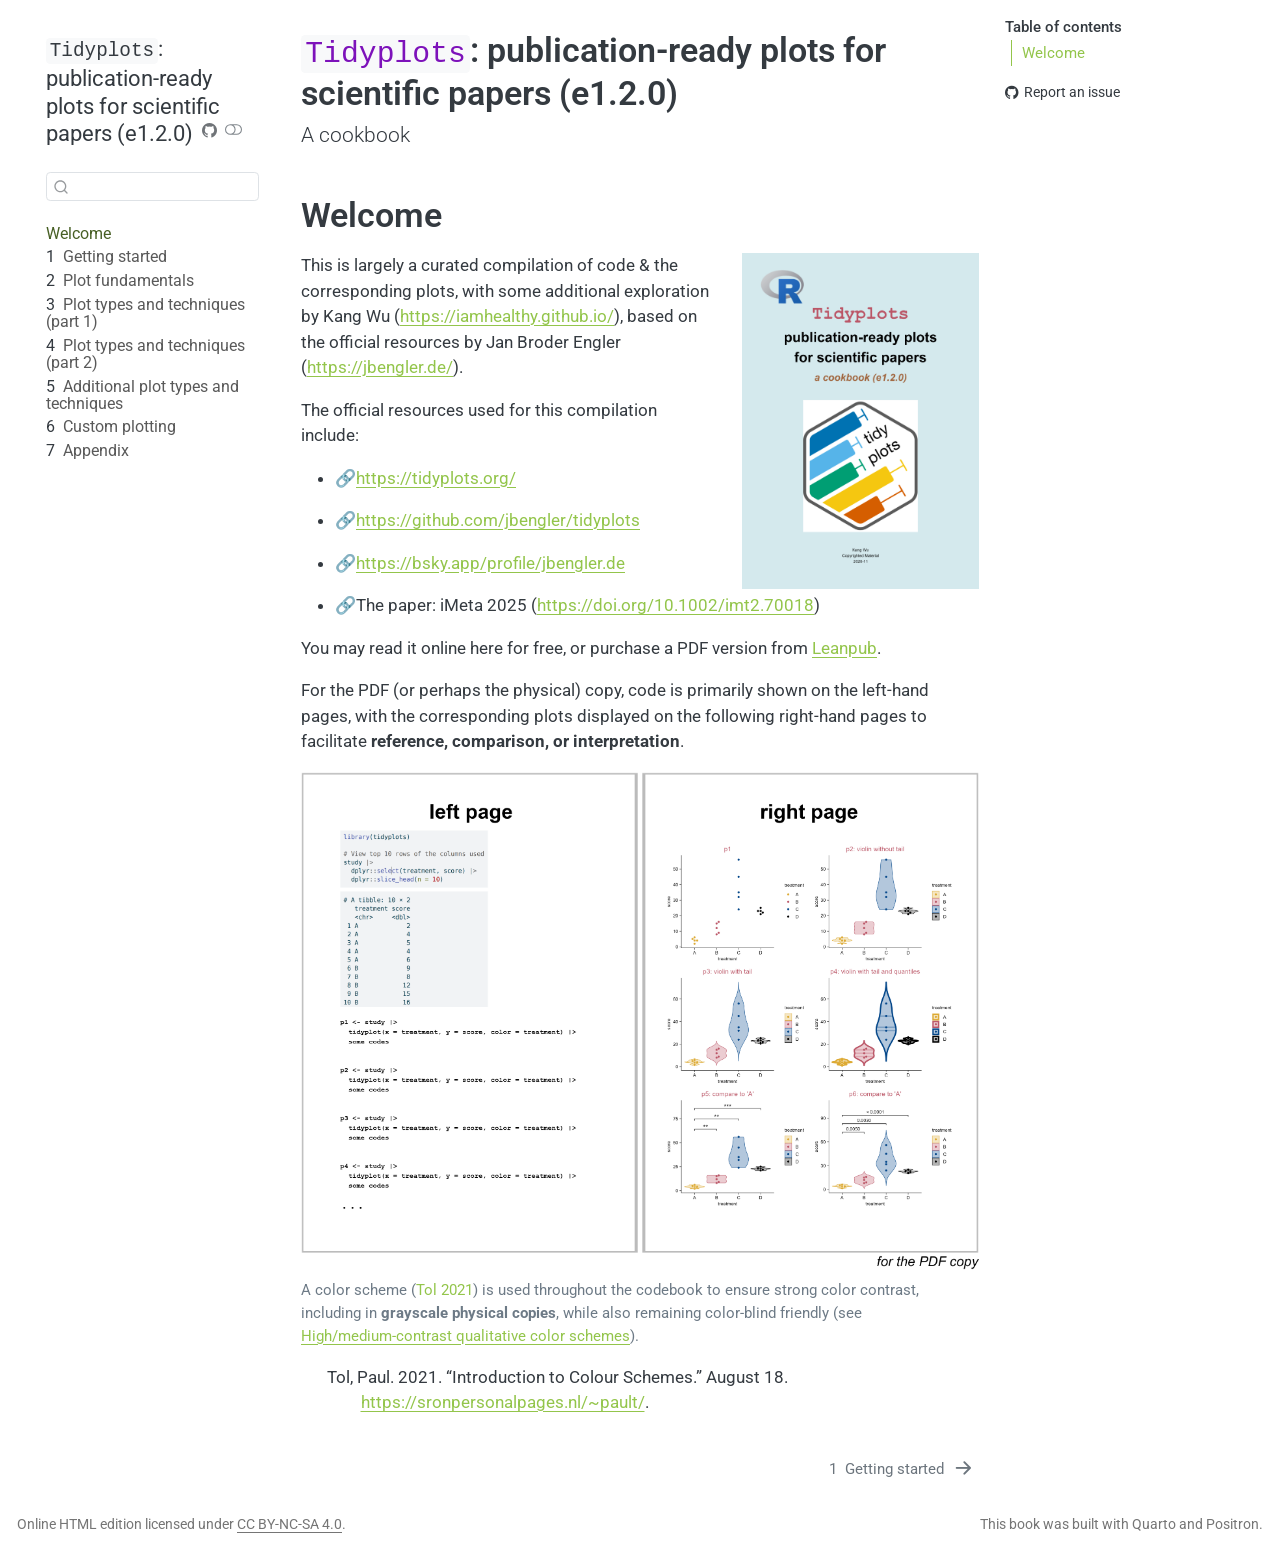
<file: _book/index.html>
<!DOCTYPE html>
<html xmlns="http://www.w3.org/1999/xhtml" lang="en" xml:lang="en"><head>

<meta charset="utf-8">
<meta name="generator" content="quarto-1.9.38">

<meta name="viewport" content="width=device-width, initial-scale=1.0, user-scalable=yes">


<title>Tidyplots: publication-ready plots for scientific papers (e1.2.0)</title>
<style>
/* Default styles provided by pandoc.
** See https://pandoc.org/MANUAL.html#variables-for-html for config info.
*/
code{white-space: pre-wrap;}
span.smallcaps{font-variant: small-caps;}
div.columns{display: flex; gap: min(4vw, 1.5em);}
div.column{flex: auto; overflow-x: auto;}
div.hanging-indent{margin-left: 1.5em; text-indent: -1.5em;}
ul.task-list{list-style: none;}
ul.task-list li input[type="checkbox"] {
  width: 0.8em;
  margin: 0 0.8em 0.2em -1em; /* quarto-specific, see https://github.com/quarto-dev/quarto-cli/issues/4556 */ 
  vertical-align: middle;
}
/* CSS for citations */
div.csl-bib-body { }
div.csl-entry {
  clear: both;
}
.hanging-indent div.csl-entry {
  margin-left:2em;
  text-indent:-2em;
}
div.csl-left-margin {
  min-width:2em;
  float:left;
}
div.csl-right-inline {
  margin-left:2em;
  padding-left:1em;
}
div.csl-indent {
  margin-left: 2em;
}</style>


<script src="site_libs/quarto-nav/quarto-nav.js"></script>
<script src="site_libs/quarto-nav/headroom.min.js"></script>
<script src="site_libs/clipboard/clipboard.min.js"></script>
<script src="site_libs/quarto-search/autocomplete.umd.js"></script>
<script src="site_libs/quarto-search/fuse.min.js"></script>
<script src="site_libs/quarto-search/quarto-search.js"></script>
<meta name="quarto:offset" content="./">
<link href="./getting-started.html" rel="next">
<link href="./tidyplots_cover_v1.2.0.png" rel="icon" type="image/png">
<script src="site_libs/quarto-html/quarto.js" type="module"></script>
<script src="site_libs/quarto-html/tabsets/tabsets.js" type="module"></script>
<script src="site_libs/quarto-html/popper.min.js"></script>
<script src="site_libs/quarto-html/tippy.umd.min.js"></script>
<script src="site_libs/quarto-html/anchor.min.js"></script>
<link href="site_libs/quarto-html/tippy.css" rel="stylesheet">
<link href="site_libs/quarto-html/quarto-syntax-highlighting-15634bcf2e68342d4ad2dfa704d543f6.css" rel="stylesheet" class="quarto-color-scheme" id="quarto-text-highlighting-styles">
<link href="site_libs/quarto-html/quarto-syntax-highlighting-dark-0a6b7249c26820e032cb0bd839ff02b1.css" rel="stylesheet" class="quarto-color-scheme quarto-color-alternate" id="quarto-text-highlighting-styles">
<link href="site_libs/quarto-html/quarto-syntax-highlighting-15634bcf2e68342d4ad2dfa704d543f6.css" rel="stylesheet" class="quarto-color-scheme-extra" id="quarto-text-highlighting-styles">
<script src="site_libs/bootstrap/bootstrap.min.js"></script>
<link href="site_libs/bootstrap/bootstrap-icons.css" rel="stylesheet">
<link href="site_libs/bootstrap/bootstrap-12dbc0c64bc7d78fb3aaa13411330519.min.css" rel="stylesheet" append-hash="true" class="quarto-color-scheme" id="quarto-bootstrap" data-mode="light">
<link href="site_libs/bootstrap/bootstrap-dark-50dc151278dbc3c23d5484266a564328.min.css" rel="stylesheet" append-hash="true" class="quarto-color-scheme quarto-color-alternate" id="quarto-bootstrap" data-mode="dark">
<link href="site_libs/bootstrap/bootstrap-12dbc0c64bc7d78fb3aaa13411330519.min.css" rel="stylesheet" append-hash="true" class="quarto-color-scheme-extra" id="quarto-bootstrap" data-mode="light">
<script id="quarto-search-options" type="application/json">{
  "location": "sidebar",
  "copy-button": false,
  "collapse-after": 3,
  "panel-placement": "start",
  "type": "textbox",
  "limit": 50,
  "keyboard-shortcut": [
    "f",
    "/",
    "s"
  ],
  "show-item-context": false,
  "language": {
    "search-no-results-text": "No results",
    "search-matching-documents-text": "matching documents",
    "search-copy-link-title": "Copy link to search",
    "search-hide-matches-text": "Hide additional matches",
    "search-more-match-text": "more match in this document",
    "search-more-matches-text": "more matches in this document",
    "search-clear-button-title": "Clear",
    "search-text-placeholder": "",
    "search-detached-cancel-button-title": "Cancel",
    "search-submit-button-title": "Submit",
    "search-label": "Search"
  }
}</script>
<script async="" src="https://www.googletagmanager.com/gtag/js?id=G-73R3962S0Z"></script>

<script type="text/javascript">

window.dataLayer = window.dataLayer || [];
function gtag(){dataLayer.push(arguments);}
gtag('js', new Date());
gtag('config', 'G-73R3962S0Z', { 'anonymize_ip': true});
</script>


</head>

<body class="nav-sidebar floating quarto-light"><script id="quarto-html-before-body" type="application/javascript">
    const toggleBodyColorMode = (bsSheetEl) => {
      const mode = bsSheetEl.getAttribute("data-mode");
      const bodyEl = window.document.querySelector("body");
      if (mode === "dark") {
        bodyEl.classList.add("quarto-dark");
        bodyEl.classList.remove("quarto-light");
      } else {
        bodyEl.classList.add("quarto-light");
        bodyEl.classList.remove("quarto-dark");
      }
    }
    const toggleBodyColorPrimary = () => {
      const bsSheetEl = window.document.querySelector("link#quarto-bootstrap:not([rel=disabled-stylesheet])");
      if (bsSheetEl) {
        toggleBodyColorMode(bsSheetEl);
      }
    }
    const setColorSchemeToggle = (alternate) => {
      const toggles = window.document.querySelectorAll('.quarto-color-scheme-toggle');
      for (let i=0; i < toggles.length; i++) {
        const toggle = toggles[i];
        if (toggle) {
          if (alternate) {
            toggle.classList.add("alternate");
          } else {
            toggle.classList.remove("alternate");
          }
        }
      }
    };
    const toggleColorMode = (alternate) => {
      // Switch the stylesheets
      const primaryStylesheets = window.document.querySelectorAll('link.quarto-color-scheme:not(.quarto-color-alternate)');
      const alternateStylesheets = window.document.querySelectorAll('link.quarto-color-scheme.quarto-color-alternate');
      manageTransitions('#quarto-margin-sidebar .nav-link', false);
      if (alternate) {
        // note: dark is layered on light, we don't disable primary!
        enableStylesheet(alternateStylesheets);
        for (const sheetNode of alternateStylesheets) {
          if (sheetNode.id === "quarto-bootstrap") {
            toggleBodyColorMode(sheetNode);
          }
        }
      } else {
        disableStylesheet(alternateStylesheets);
        enableStylesheet(primaryStylesheets)
        toggleBodyColorPrimary();
      }
      manageTransitions('#quarto-margin-sidebar .nav-link', true);
      // Switch the toggles
      setColorSchemeToggle(alternate)
      // Hack to workaround the fact that safari doesn't
      // properly recolor the scrollbar when toggling (#1455)
      if (navigator.userAgent.indexOf('Safari') > 0 && navigator.userAgent.indexOf('Chrome') == -1) {
        manageTransitions("body", false);
        window.scrollTo(0, 1);
        setTimeout(() => {
          window.scrollTo(0, 0);
          manageTransitions("body", true);
        }, 40);
      }
    }
    const disableStylesheet = (stylesheets) => {
      for (let i=0; i < stylesheets.length; i++) {
        const stylesheet = stylesheets[i];
        stylesheet.rel = 'disabled-stylesheet';
      }
    }
    const enableStylesheet = (stylesheets) => {
      for (let i=0; i < stylesheets.length; i++) {
        const stylesheet = stylesheets[i];
        if(stylesheet.rel !== 'stylesheet') { // for Chrome, which will still FOUC without this check
          stylesheet.rel = 'stylesheet';
        }
      }
    }
    const manageTransitions = (selector, allowTransitions) => {
      const els = window.document.querySelectorAll(selector);
      for (let i=0; i < els.length; i++) {
        const el = els[i];
        if (allowTransitions) {
          el.classList.remove('notransition');
        } else {
          el.classList.add('notransition');
        }
      }
    }
    const isFileUrl = () => {
      return window.location.protocol === 'file:';
    }
    const hasAlternateSentinel = () => {
      let styleSentinel = getColorSchemeSentinel();
      if (styleSentinel !== null) {
        return styleSentinel === "alternate";
      } else {
        return false;
      }
    }
    const setStyleSentinel = (alternate) => {
      const value = alternate ? "alternate" : "default";
      if (!isFileUrl()) {
        window.localStorage.setItem("quarto-color-scheme", value);
      } else {
        localAlternateSentinel = value;
      }
    }
    const getColorSchemeSentinel = () => {
      if (!isFileUrl()) {
        const storageValue = window.localStorage.getItem("quarto-color-scheme");
        return storageValue != null ? storageValue : localAlternateSentinel;
      } else {
        return localAlternateSentinel;
      }
    }
    const toggleGiscusIfUsed = (isAlternate, darkModeDefault) => {
      const baseTheme = document.querySelector('#giscus-base-theme')?.value ?? 'light';
      const alternateTheme = document.querySelector('#giscus-alt-theme')?.value ?? 'dark';
      let newTheme = '';
      if(authorPrefersDark) {
        newTheme = isAlternate ? baseTheme : alternateTheme;
      } else {
        newTheme = isAlternate ? alternateTheme : baseTheme;
      }
      const changeGiscusTheme = () => {
        // From: https://github.com/giscus/giscus/issues/336
        const sendMessage = (message) => {
          const iframe = document.querySelector('iframe.giscus-frame');
          if (!iframe) return;
          iframe.contentWindow.postMessage({ giscus: message }, 'https://giscus.app');
        }
        sendMessage({
          setConfig: {
            theme: newTheme
          }
        });
      }
      const isGiscussLoaded = window.document.querySelector('iframe.giscus-frame') !== null;
      if (isGiscussLoaded) {
        changeGiscusTheme();
      }
    };
    const authorPrefersDark = false;
    const darkModeDefault = authorPrefersDark;
      document.querySelector('link#quarto-text-highlighting-styles.quarto-color-scheme-extra').rel = 'disabled-stylesheet';
      document.querySelector('link#quarto-bootstrap.quarto-color-scheme-extra').rel = 'disabled-stylesheet';
    let localAlternateSentinel = darkModeDefault ? 'alternate' : 'default';
    // Dark / light mode switch
    window.quartoToggleColorScheme = () => {
      // Read the current dark / light value
      let toAlternate = !hasAlternateSentinel();
      toggleColorMode(toAlternate);
      setStyleSentinel(toAlternate);
      toggleGiscusIfUsed(toAlternate, darkModeDefault);
      window.dispatchEvent(new Event('resize'));
    };
    // Switch to dark mode if need be
    if (hasAlternateSentinel()) {
      toggleColorMode(true);
    } else {
      toggleColorMode(false);
    }
  </script>

<div id="quarto-search-results"></div>
  <header id="quarto-header" class="headroom fixed-top">
  <nav class="quarto-secondary-nav">
    <div class="container-fluid d-flex">
      <button type="button" class="quarto-btn-toggle btn" data-bs-toggle="collapse" role="button" data-bs-target=".quarto-sidebar-collapse-item" aria-controls="quarto-sidebar" aria-expanded="false" aria-label="Toggle sidebar navigation" onclick="if (window.quartoToggleHeadroom) { window.quartoToggleHeadroom(); }">
        <i class="bi bi-layout-text-sidebar-reverse"></i>
      </button>
        <nav class="quarto-page-breadcrumbs" aria-label="breadcrumb"><ol class="breadcrumb"><li class="breadcrumb-item"><a href="./index.html">Welcome</a></li></ol></nav>
        <a class="flex-grow-1" role="navigation" data-bs-toggle="collapse" data-bs-target=".quarto-sidebar-collapse-item" aria-controls="quarto-sidebar" aria-expanded="false" aria-label="Toggle sidebar navigation" onclick="if (window.quartoToggleHeadroom) { window.quartoToggleHeadroom(); }">      
        </a>
      <button type="button" class="btn quarto-search-button" aria-label="Search" onclick="window.quartoOpenSearch();">
        <i class="bi bi-search"></i>
      </button>
    </div>
  </nav>
</header>
<!-- content -->
<div id="quarto-content" class="quarto-container page-columns page-rows-contents page-layout-article">
<!-- sidebar -->
  <nav id="quarto-sidebar" class="sidebar collapse collapse-horizontal quarto-sidebar-collapse-item sidebar-navigation floating overflow-auto">
    <div class="pt-lg-2 mt-2 text-left sidebar-header">
    <div class="sidebar-title mb-0 py-0">
      <a href="./"><code>Tidyplots</code>: publication-ready plots for scientific papers (e1.2.0)</a> 
        <div class="sidebar-tools-main">
    <a href="https://github.com/iamhealthy/tidyplots-book/" title="Source Code" class="quarto-navigation-tool px-1" aria-label="Source Code"><i class="bi bi-github"></i></a>
  <a href="" class="quarto-color-scheme-toggle quarto-navigation-tool  px-1" onclick="window.quartoToggleColorScheme(); return false;" title="Toggle dark mode"><i class="bi"></i></a>
</div>
    </div>
      </div>
        <div class="mt-2 flex-shrink-0 align-items-center">
        <div class="sidebar-search">
        <div id="quarto-search" class="" title="Search"></div>
        </div>
        </div>
    <div class="sidebar-menu-container"> 
    <ul class="list-unstyled mt-1">
        <li class="sidebar-item">
  <div class="sidebar-item-container"> 
  <a href="./index.html" class="sidebar-item-text sidebar-link active">
 <span class="menu-text">Welcome</span></a>
  </div>
</li>
        <li class="sidebar-item">
  <div class="sidebar-item-container"> 
  <a href="./getting-started.html" class="sidebar-item-text sidebar-link">
 <span class="menu-text"><span class="chapter-number">1</span>&nbsp; <span class="chapter-title">Getting started</span></span></a>
  </div>
</li>
        <li class="sidebar-item">
  <div class="sidebar-item-container"> 
  <a href="./plots.html" class="sidebar-item-text sidebar-link">
 <span class="menu-text"><span class="chapter-number">2</span>&nbsp; <span class="chapter-title">Plot fundamentals</span></span></a>
  </div>
</li>
        <li class="sidebar-item">
  <div class="sidebar-item-container"> 
  <a href="./plots-and-skills_part1.html" class="sidebar-item-text sidebar-link">
 <span class="menu-text"><span class="chapter-number">3</span>&nbsp; <span class="chapter-title">Plot types and techniques (part 1)</span></span></a>
  </div>
</li>
        <li class="sidebar-item">
  <div class="sidebar-item-container"> 
  <a href="./plots-and-skills_part2.html" class="sidebar-item-text sidebar-link">
 <span class="menu-text"><span class="chapter-number">4</span>&nbsp; <span class="chapter-title">Plot types and techniques (part 2)</span></span></a>
  </div>
</li>
        <li class="sidebar-item">
  <div class="sidebar-item-container"> 
  <a href="./more-plots.html" class="sidebar-item-text sidebar-link">
 <span class="menu-text"><span class="chapter-number">5</span>&nbsp; <span class="chapter-title">Additional plot types and techniques</span></span></a>
  </div>
</li>
        <li class="sidebar-item">
  <div class="sidebar-item-container"> 
  <a href="./more-custom-plots.html" class="sidebar-item-text sidebar-link">
 <span class="menu-text"><span class="chapter-number">6</span>&nbsp; <span class="chapter-title">Custom plotting</span></span></a>
  </div>
</li>
        <li class="sidebar-item">
  <div class="sidebar-item-container"> 
  <a href="./appendix.html" class="sidebar-item-text sidebar-link">
 <span class="menu-text"><span class="chapter-number">7</span>&nbsp; <span class="chapter-title">Appendix</span></span></a>
  </div>
</li>
    </ul>
    </div>
</nav>
<div id="quarto-sidebar-glass" class="quarto-sidebar-collapse-item" data-bs-toggle="collapse" data-bs-target=".quarto-sidebar-collapse-item"></div>
<!-- margin-sidebar -->
    <div id="quarto-margin-sidebar" class="sidebar margin-sidebar">
        <nav id="TOC" role="doc-toc" class="toc-active">
    <h2 id="toc-title">Table of contents</h2>
   
  <ul>
  <li><a href="#welcome" id="toc-welcome" class="nav-link active" data-scroll-target="#welcome">Welcome</a></li>
  </ul>
<div class="toc-actions"><ul><li><a href="https://github.com/iamhealthy/tidyplots-book/issues/new" class="toc-action"><i class="bi bi-github"></i>Report an issue</a></li></ul></div></nav>
    </div>
<!-- main -->
<main class="content" id="quarto-document-content">


<header id="title-block-header" class="quarto-title-block default">
<div class="quarto-title">
<h1 class="title"><code>Tidyplots</code>: publication-ready plots for scientific papers (e1.2.0)</h1>
<p class="subtitle lead">A cookbook</p>
</div>



<div class="quarto-title-meta">

    
  
    
  </div>
  


</header>



<section id="welcome" class="level1 unnumbered">
<h1 class="unnumbered">Welcome</h1><p><img src="tidyplots_cover_v1.2.0.png" title="`Tidyplots`: publication-ready plots for scientific papers (e1.2.0)" class="quarto-cover-image nolightbox img-fluid"></p>
<p>This is largely a curated compilation of code &amp; the corresponding plots, with some additional exploration by Kang Wu (<a href="https://iamhealthy.github.io/" class="uri">https://iamhealthy.github.io/</a>), based on the official resources by Jan Broder Engler (<a href="https://jbengler.de/" class="uri">https://jbengler.de/</a>).</p>
<p>The official resources used for this compilation include:</p>
<ul>
<li><p>🔗<a href="https://tidyplots.org/" class="uri">https://tidyplots.org/</a></p></li>
<li><p>🔗<a href="https://github.com/jbengler/tidyplots" class="uri">https://github.com/jbengler/tidyplots</a></p></li>
<li><p>🔗<a href="https://bsky.app/profile/jbengler.de" class="uri">https://bsky.app/profile/jbengler.de</a></p></li>
<li><p>🔗The paper: iMeta 2025 (<a href="https://doi.org/10.1002/imt2.70018" class="uri">https://doi.org/10.1002/imt2.70018</a>)</p></li>
</ul>
<p>You may read it online here for free, or purchase a PDF version from <a href="https://leanpub.com/tidyplots-cookbook">Leanpub</a>.</p>
<p>For the PDF (or perhaps the physical) copy, code is primarily shown on the left-hand pages, with the corresponding plots displayed on the following right-hand pages to facilitate <strong>reference, comparison, or interpretation</strong>.</p>
<div class="quarto-figure quarto-figure-center">
<figure class="figure">
<p><img src="left_right_pattern_v1.1.5.png" class="img-fluid figure-img" style="width:100.0%"></p>
<figcaption>A color scheme <span class="citation" data-cites="paul_tol_colors">(<a href="#ref-paul_tol_colors" role="doc-biblioref">Tol 2021</a>)</span> is used throughout the codebook to ensure strong color contrast, including in <strong>grayscale physical copies</strong>, while also remaining color-blind friendly (see <a href="getting-started.html#sec-high-contrast" class="quarto-xref"><span>High/medium-contrast qualitative color schemes</span></a>).</figcaption>
</figure>
</div>


<div id="refs" class="references csl-bib-body hanging-indent" role="list">
<div id="ref-paul_tol_colors" class="csl-entry" role="listitem">
Tol, Paul. 2021. <span>“Introduction to Colour Schemes.”</span> August 18. <a href="https://sronpersonalpages.nl/~pault/">https://sronpersonalpages.nl/~pault/</a>.
</div>
</div>
</section>

</main> <!-- /main -->
<script id="quarto-html-after-body" type="application/javascript">
  window.document.addEventListener("DOMContentLoaded", function (event) {
    // Ensure there is a toggle, if there isn't float one in the top right
    if (window.document.querySelector('.quarto-color-scheme-toggle') === null) {
      const a = window.document.createElement('a');
      a.classList.add('top-right');
      a.classList.add('quarto-color-scheme-toggle');
      a.href = "";
      a.onclick = function() { try { window.quartoToggleColorScheme(); } catch {} return false; };
      const i = window.document.createElement("i");
      i.classList.add('bi');
      a.appendChild(i);
      window.document.body.appendChild(a);
    }
    setColorSchemeToggle(hasAlternateSentinel())
    const icon = "";
    const anchorJS = new window.AnchorJS();
    anchorJS.options = {
      placement: 'right',
      icon: icon
    };
    anchorJS.add('.anchored');
    const isCodeAnnotation = (el) => {
      for (const clz of el.classList) {
        if (clz.startsWith('code-annotation-')) {                     
          return true;
        }
      }
      return false;
    }
    const onCopySuccess = function(e) {
      // button target
      const button = e.trigger;
      // don't keep focus
      button.blur();
      // flash "checked"
      button.classList.add('code-copy-button-checked');
      var currentTitle = button.getAttribute("title");
      button.setAttribute("title", "Copied!");
      let tooltip;
      if (window.bootstrap) {
        button.setAttribute("data-bs-toggle", "tooltip");
        button.setAttribute("data-bs-placement", "left");
        button.setAttribute("data-bs-title", "Copied!");
        tooltip = new bootstrap.Tooltip(button, 
          { trigger: "manual", 
            customClass: "code-copy-button-tooltip",
            offset: [0, -8]});
        tooltip.show();    
      }
      setTimeout(function() {
        if (tooltip) {
          tooltip.hide();
          button.removeAttribute("data-bs-title");
          button.removeAttribute("data-bs-toggle");
          button.removeAttribute("data-bs-placement");
        }
        button.setAttribute("title", currentTitle);
        button.classList.remove('code-copy-button-checked');
      }, 1000);
      // clear code selection
      e.clearSelection();
    }
    const getTextToCopy = function(trigger) {
      const outerScaffold = trigger.parentElement.cloneNode(true);
      const codeEl = outerScaffold.querySelector('code');
      for (const childEl of codeEl.children) {
        if (isCodeAnnotation(childEl)) {
          childEl.remove();
        }
      }
      return codeEl.innerText;
    }
    const clipboard = new window.ClipboardJS('.code-copy-button:not([data-in-quarto-modal])', {
      text: getTextToCopy
    });
    clipboard.on('success', onCopySuccess);
    if (window.document.getElementById('quarto-embedded-source-code-modal')) {
      const clipboardModal = new window.ClipboardJS('.code-copy-button[data-in-quarto-modal]', {
        text: getTextToCopy,
        container: window.document.getElementById('quarto-embedded-source-code-modal')
      });
      clipboardModal.on('success', onCopySuccess);
    }
      var localhostRegex = new RegExp(/^(?:http|https):\/\/localhost\:?[0-9]*\//);
      var mailtoRegex = new RegExp(/^mailto:/);
        var filterRegex = new RegExp('/' + window.location.host + '/');
      var isInternal = (href) => {
          return filterRegex.test(href) || localhostRegex.test(href) || mailtoRegex.test(href);
      }
      // Inspect non-navigation links and adorn them if external
     var links = window.document.querySelectorAll('a[href]:not(.nav-link):not(.navbar-brand):not(.toc-action):not(.sidebar-link):not(.sidebar-item-toggle):not(.pagination-link):not(.no-external):not([aria-hidden]):not(.dropdown-item):not(.quarto-navigation-tool):not(.about-link)');
      for (var i=0; i<links.length; i++) {
        const link = links[i];
        if (!isInternal(link.href)) {
          // undo the damage that might have been done by quarto-nav.js in the case of
          // links that we want to consider external
          if (link.dataset.originalHref !== undefined) {
            link.href = link.dataset.originalHref;
          }
        }
      }
    function tippyHover(el, contentFn, onTriggerFn, onUntriggerFn) {
      const config = {
        allowHTML: true,
        maxWidth: 500,
        delay: 100,
        arrow: false,
        appendTo: function(el) {
            return el.parentElement;
        },
        interactive: true,
        interactiveBorder: 10,
        theme: 'quarto',
        placement: 'bottom-start',
      };
      if (contentFn) {
        config.content = contentFn;
      }
      if (onTriggerFn) {
        config.onTrigger = onTriggerFn;
      }
      if (onUntriggerFn) {
        config.onUntrigger = onUntriggerFn;
      }
      window.tippy(el, config); 
    }
    const noterefs = window.document.querySelectorAll('a[role="doc-noteref"]');
    for (var i=0; i<noterefs.length; i++) {
      const ref = noterefs[i];
      tippyHover(ref, function() {
        // use id or data attribute instead here
        let href = ref.getAttribute('data-footnote-href') || ref.getAttribute('href');
        try { href = new URL(href).hash; } catch {}
        const id = href.replace(/^#\/?/, "");
        const note = window.document.getElementById(id);
        if (note) {
          return note.innerHTML;
        } else {
          return "";
        }
      });
    }
    const xrefs = window.document.querySelectorAll('a.quarto-xref');
    const processXRef = (id, note) => {
      // Strip column container classes
      const stripColumnClz = (el) => {
        el.classList.remove("page-full", "page-columns");
        if (el.children) {
          for (const child of el.children) {
            stripColumnClz(child);
          }
        }
      }
      stripColumnClz(note)
      if (id === null || id.startsWith('sec-')) {
        // Special case sections, only their first couple elements
        const container = document.createElement("div");
        if (note.children && note.children.length > 2) {
          container.appendChild(note.children[0].cloneNode(true));
          for (let i = 1; i < note.children.length; i++) {
            const child = note.children[i];
            if (child.tagName === "P" && child.innerText === "") {
              continue;
            } else {
              container.appendChild(child.cloneNode(true));
              break;
            }
          }
          if (window.Quarto?.typesetMath) {
            window.Quarto.typesetMath(container);
          }
          return container.innerHTML
        } else {
          if (window.Quarto?.typesetMath) {
            window.Quarto.typesetMath(note);
          }
          return note.innerHTML;
        }
      } else {
        // Remove any anchor links if they are present
        const anchorLink = note.querySelector('a.anchorjs-link');
        if (anchorLink) {
          anchorLink.remove();
        }
        if (window.Quarto?.typesetMath) {
          window.Quarto.typesetMath(note);
        }
        if (note.classList.contains("callout")) {
          return note.outerHTML;
        } else {
          return note.innerHTML;
        }
      }
    }
    for (var i=0; i<xrefs.length; i++) {
      const xref = xrefs[i];
      tippyHover(xref, undefined, function(instance) {
        instance.disable();
        let url = xref.getAttribute('href');
        let hash = undefined; 
        if (url.startsWith('#')) {
          hash = url;
        } else {
          try { hash = new URL(url).hash; } catch {}
        }
        if (hash) {
          const id = hash.replace(/^#\/?/, "");
          const note = window.document.getElementById(id);
          if (note !== null) {
            try {
              const html = processXRef(id, note.cloneNode(true));
              instance.setContent(html);
            } finally {
              instance.enable();
              instance.show();
            }
          } else {
            // See if we can fetch this
            fetch(url.split('#')[0])
            .then(res => res.text())
            .then(html => {
              const parser = new DOMParser();
              const htmlDoc = parser.parseFromString(html, "text/html");
              const note = htmlDoc.getElementById(id);
              if (note !== null) {
                const html = processXRef(id, note);
                instance.setContent(html);
              } 
            }).finally(() => {
              instance.enable();
              instance.show();
            });
          }
        } else {
          // See if we can fetch a full url (with no hash to target)
          // This is a special case and we should probably do some content thinning / targeting
          fetch(url)
          .then(res => res.text())
          .then(html => {
            const parser = new DOMParser();
            const htmlDoc = parser.parseFromString(html, "text/html");
            const note = htmlDoc.querySelector('main.content');
            if (note !== null) {
              // This should only happen for chapter cross references
              // (since there is no id in the URL)
              // remove the first header
              if (note.children.length > 0 && note.children[0].tagName === "HEADER") {
                note.children[0].remove();
              }
              const html = processXRef(null, note);
              instance.setContent(html);
            } 
          }).finally(() => {
            instance.enable();
            instance.show();
          });
        }
      }, function(instance) {
      });
    }
        let selectedAnnoteEl;
        const selectorForAnnotation = ( cell, annotation) => {
          let cellAttr = 'data-code-cell="' + cell + '"';
          let lineAttr = 'data-code-annotation="' +  annotation + '"';
          const selector = 'span[' + cellAttr + '][' + lineAttr + ']';
          return selector;
        }
        const selectCodeLines = (annoteEl) => {
          const doc = window.document;
          const targetCell = annoteEl.getAttribute("data-target-cell");
          const targetAnnotation = annoteEl.getAttribute("data-target-annotation");
          const annoteSpan = window.document.querySelector(selectorForAnnotation(targetCell, targetAnnotation));
          const lines = annoteSpan.getAttribute("data-code-lines").split(",");
          const lineIds = lines.map((line) => {
            return targetCell + "-" + line;
          })
          let top = null;
          let height = null;
          let parent = null;
          if (lineIds.length > 0) {
              //compute the position of the single el (top and bottom and make a div)
              const el = window.document.getElementById(lineIds[0]);
              top = el.offsetTop;
              height = el.offsetHeight;
              parent = el.parentElement.parentElement;
            if (lineIds.length > 1) {
              const lastEl = window.document.getElementById(lineIds[lineIds.length - 1]);
              const bottom = lastEl.offsetTop + lastEl.offsetHeight;
              height = bottom - top;
            }
            if (top !== null && height !== null && parent !== null) {
              // cook up a div (if necessary) and position it 
              let div = window.document.getElementById("code-annotation-line-highlight");
              if (div === null) {
                div = window.document.createElement("div");
                div.setAttribute("id", "code-annotation-line-highlight");
                div.style.position = 'absolute';
                parent.appendChild(div);
              }
              div.style.top = top - 2 + "px";
              div.style.height = height + 4 + "px";
              div.style.left = 0;
              let gutterDiv = window.document.getElementById("code-annotation-line-highlight-gutter");
              if (gutterDiv === null) {
                gutterDiv = window.document.createElement("div");
                gutterDiv.setAttribute("id", "code-annotation-line-highlight-gutter");
                gutterDiv.style.position = 'absolute';
                const codeCell = window.document.getElementById(targetCell);
                const gutter = codeCell.querySelector('.code-annotation-gutter');
                gutter.appendChild(gutterDiv);
              }
              gutterDiv.style.top = top - 2 + "px";
              gutterDiv.style.height = height + 4 + "px";
            }
            selectedAnnoteEl = annoteEl;
          }
        };
        const unselectCodeLines = () => {
          const elementsIds = ["code-annotation-line-highlight", "code-annotation-line-highlight-gutter"];
          elementsIds.forEach((elId) => {
            const div = window.document.getElementById(elId);
            if (div) {
              div.remove();
            }
          });
          selectedAnnoteEl = undefined;
        };
          // Handle positioning of the toggle
      window.addEventListener(
        "resize",
        throttle(() => {
          elRect = undefined;
          if (selectedAnnoteEl) {
            selectCodeLines(selectedAnnoteEl);
          }
        }, 10)
      );
      function throttle(fn, ms) {
      let throttle = false;
      let timer;
        return (...args) => {
          if(!throttle) { // first call gets through
              fn.apply(this, args);
              throttle = true;
          } else { // all the others get throttled
              if(timer) clearTimeout(timer); // cancel #2
              timer = setTimeout(() => {
                fn.apply(this, args);
                timer = throttle = false;
              }, ms);
          }
        };
      }
        // Attach click handler to the DT
        const annoteDls = window.document.querySelectorAll('dt[data-target-cell]');
        for (const annoteDlNode of annoteDls) {
          annoteDlNode.addEventListener('click', (event) => {
            const clickedEl = event.target;
            if (clickedEl !== selectedAnnoteEl) {
              unselectCodeLines();
              const activeEl = window.document.querySelector('dt[data-target-cell].code-annotation-active');
              if (activeEl) {
                activeEl.classList.remove('code-annotation-active');
              }
              selectCodeLines(clickedEl);
              clickedEl.classList.add('code-annotation-active');
            } else {
              // Unselect the line
              unselectCodeLines();
              clickedEl.classList.remove('code-annotation-active');
            }
          });
        }
    const findCites = (el) => {
      const parentEl = el.parentElement;
      if (parentEl) {
        const cites = parentEl.dataset.cites;
        if (cites) {
          return {
            el,
            cites: cites.split(' ')
          };
        } else {
          return findCites(el.parentElement)
        }
      } else {
        return undefined;
      }
    };
    var bibliorefs = window.document.querySelectorAll('a[role="doc-biblioref"]');
    for (var i=0; i<bibliorefs.length; i++) {
      const ref = bibliorefs[i];
      const citeInfo = findCites(ref);
      if (citeInfo) {
        tippyHover(citeInfo.el, function() {
          var popup = window.document.createElement('div');
          citeInfo.cites.forEach(function(cite) {
            var citeDiv = window.document.createElement('div');
            citeDiv.classList.add('hanging-indent');
            citeDiv.classList.add('csl-entry');
            var biblioDiv = window.document.getElementById('ref-' + cite);
            if (biblioDiv) {
              citeDiv.innerHTML = biblioDiv.innerHTML;
            }
            popup.appendChild(citeDiv);
          });
          return popup.innerHTML;
        });
      }
    }
  });
  </script>
<nav class="page-navigation">
  <div class="nav-page nav-page-previous">
  </div>
  <div class="nav-page nav-page-next">
      <a href="./getting-started.html" class="pagination-link" aria-label="Getting started">
        <span class="nav-page-text"><span class="chapter-number">1</span>&nbsp; <span class="chapter-title">Getting started</span></span> <i class="bi bi-arrow-right-short"></i>
      </a>
  </div>
</nav>
</div> <!-- /content -->
<footer class="footer">
  <div class="nav-footer">
    <div class="nav-footer-left">
<p>Online HTML edition licensed under <a href="https://creativecommons.org/licenses/by-nc-sa/4.0/">CC BY-NC-SA 4.0</a>.</p>
</div>   
    <div class="nav-footer-center">
      &nbsp;
    <div class="toc-actions d-sm-block d-md-none"><ul><li><a href="https://github.com/iamhealthy/tidyplots-book/issues/new" class="toc-action"><i class="bi bi-github"></i>Report an issue</a></li></ul></div></div>
    <div class="nav-footer-right">
<p>This book was built with Quarto and Positron.</p>
</div>
  </div>
</footer>




</body></html>
</file>
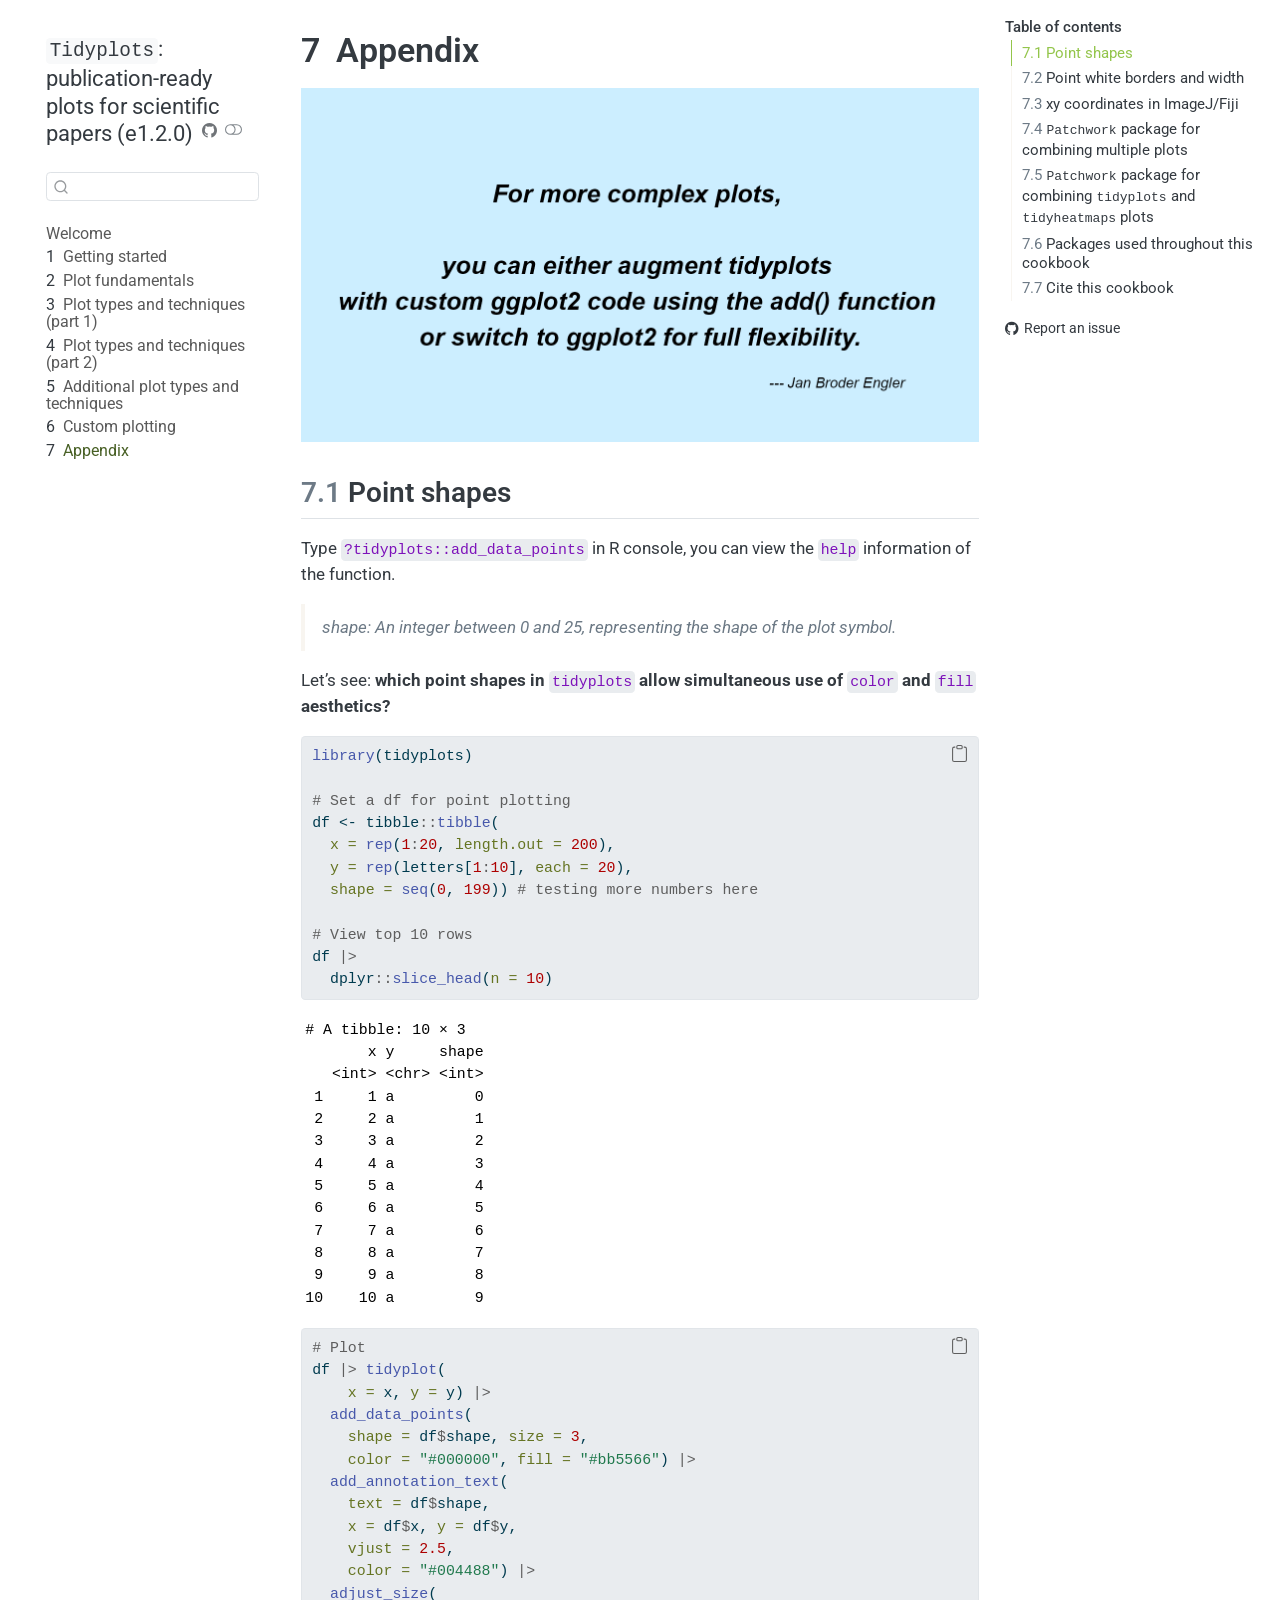
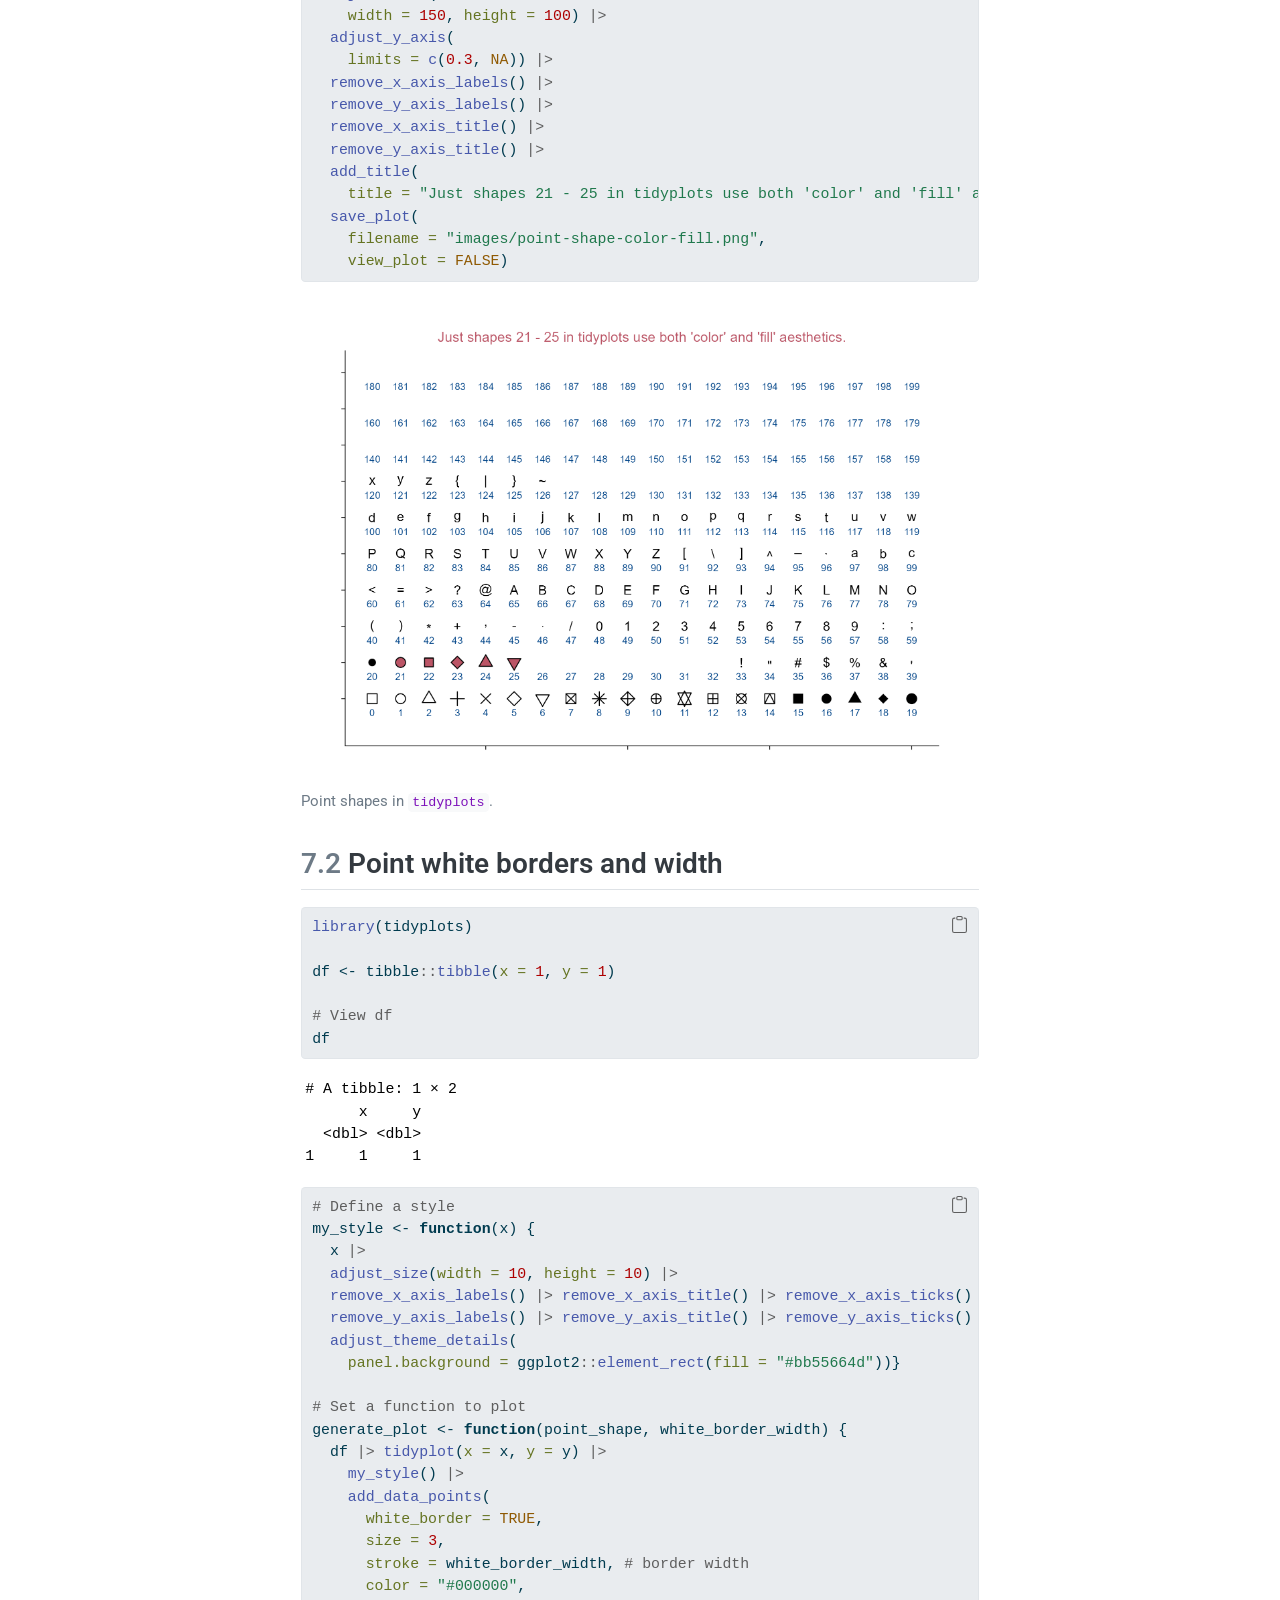
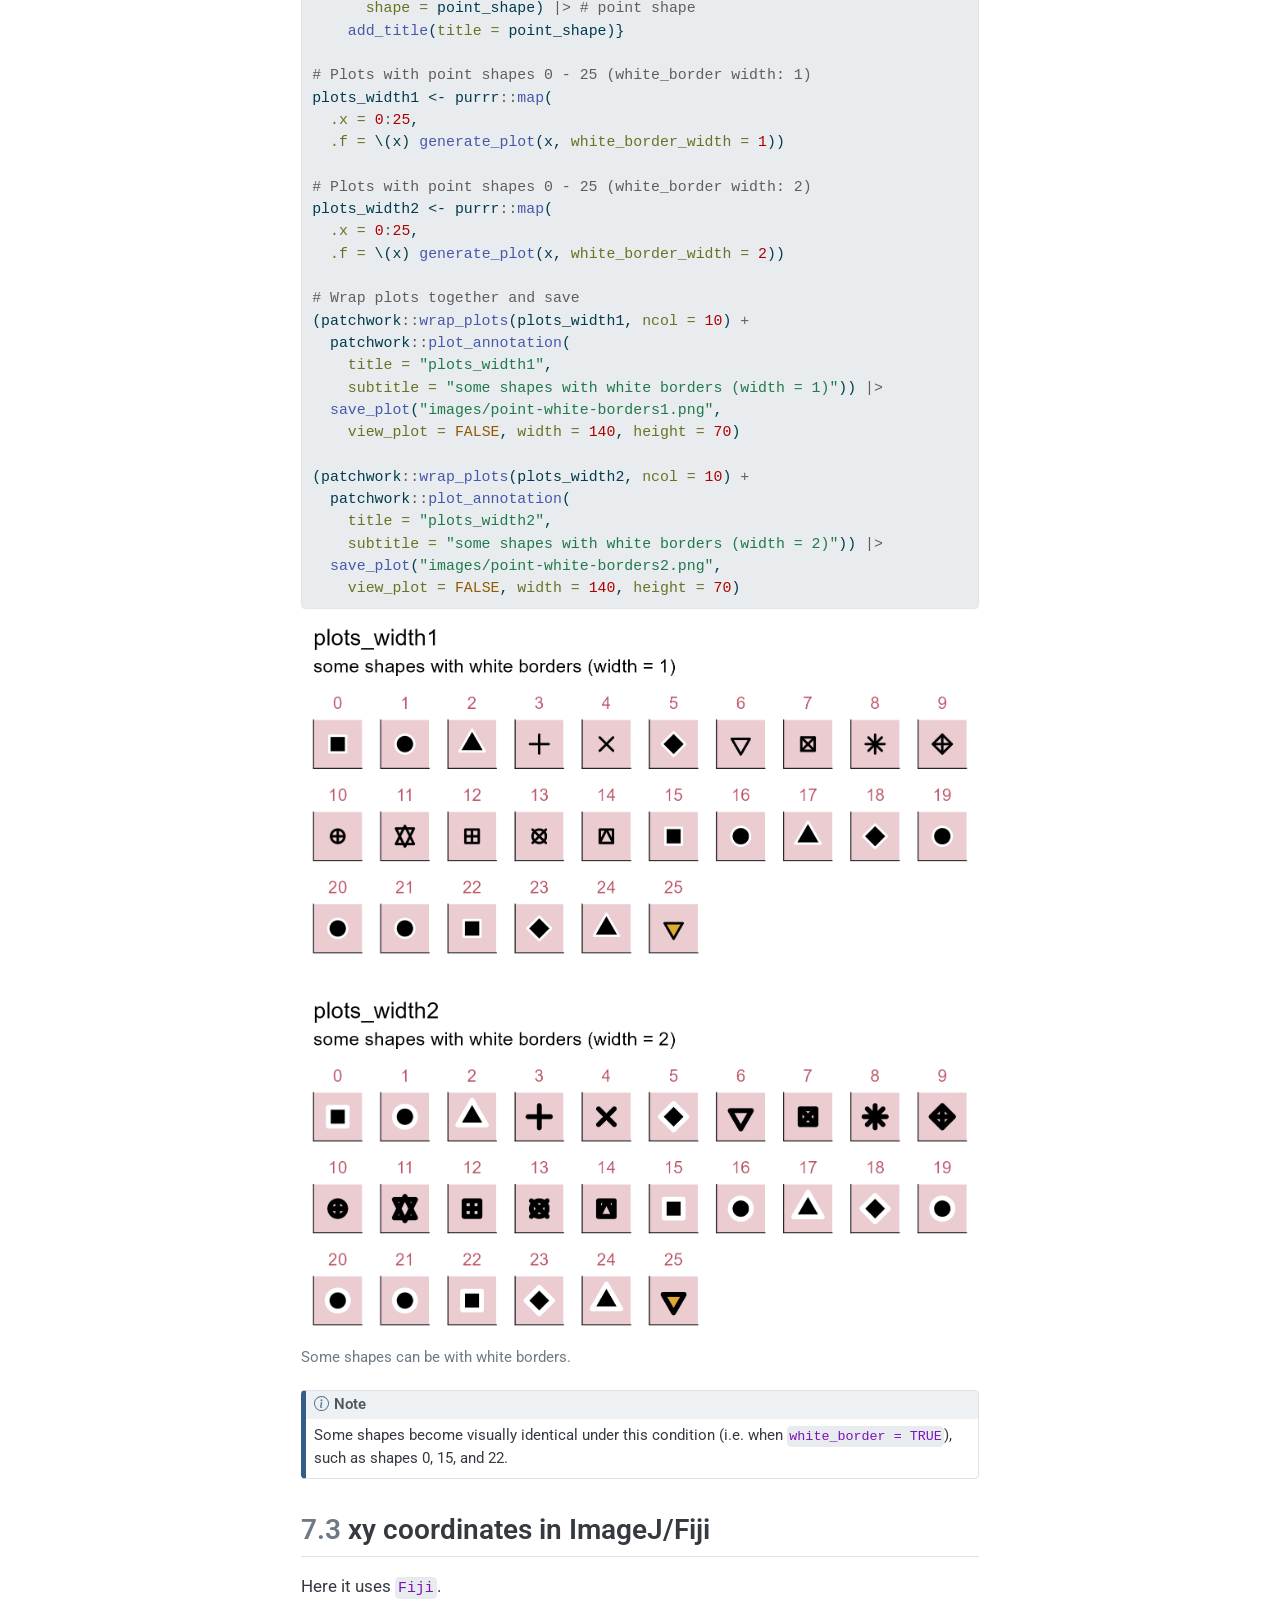
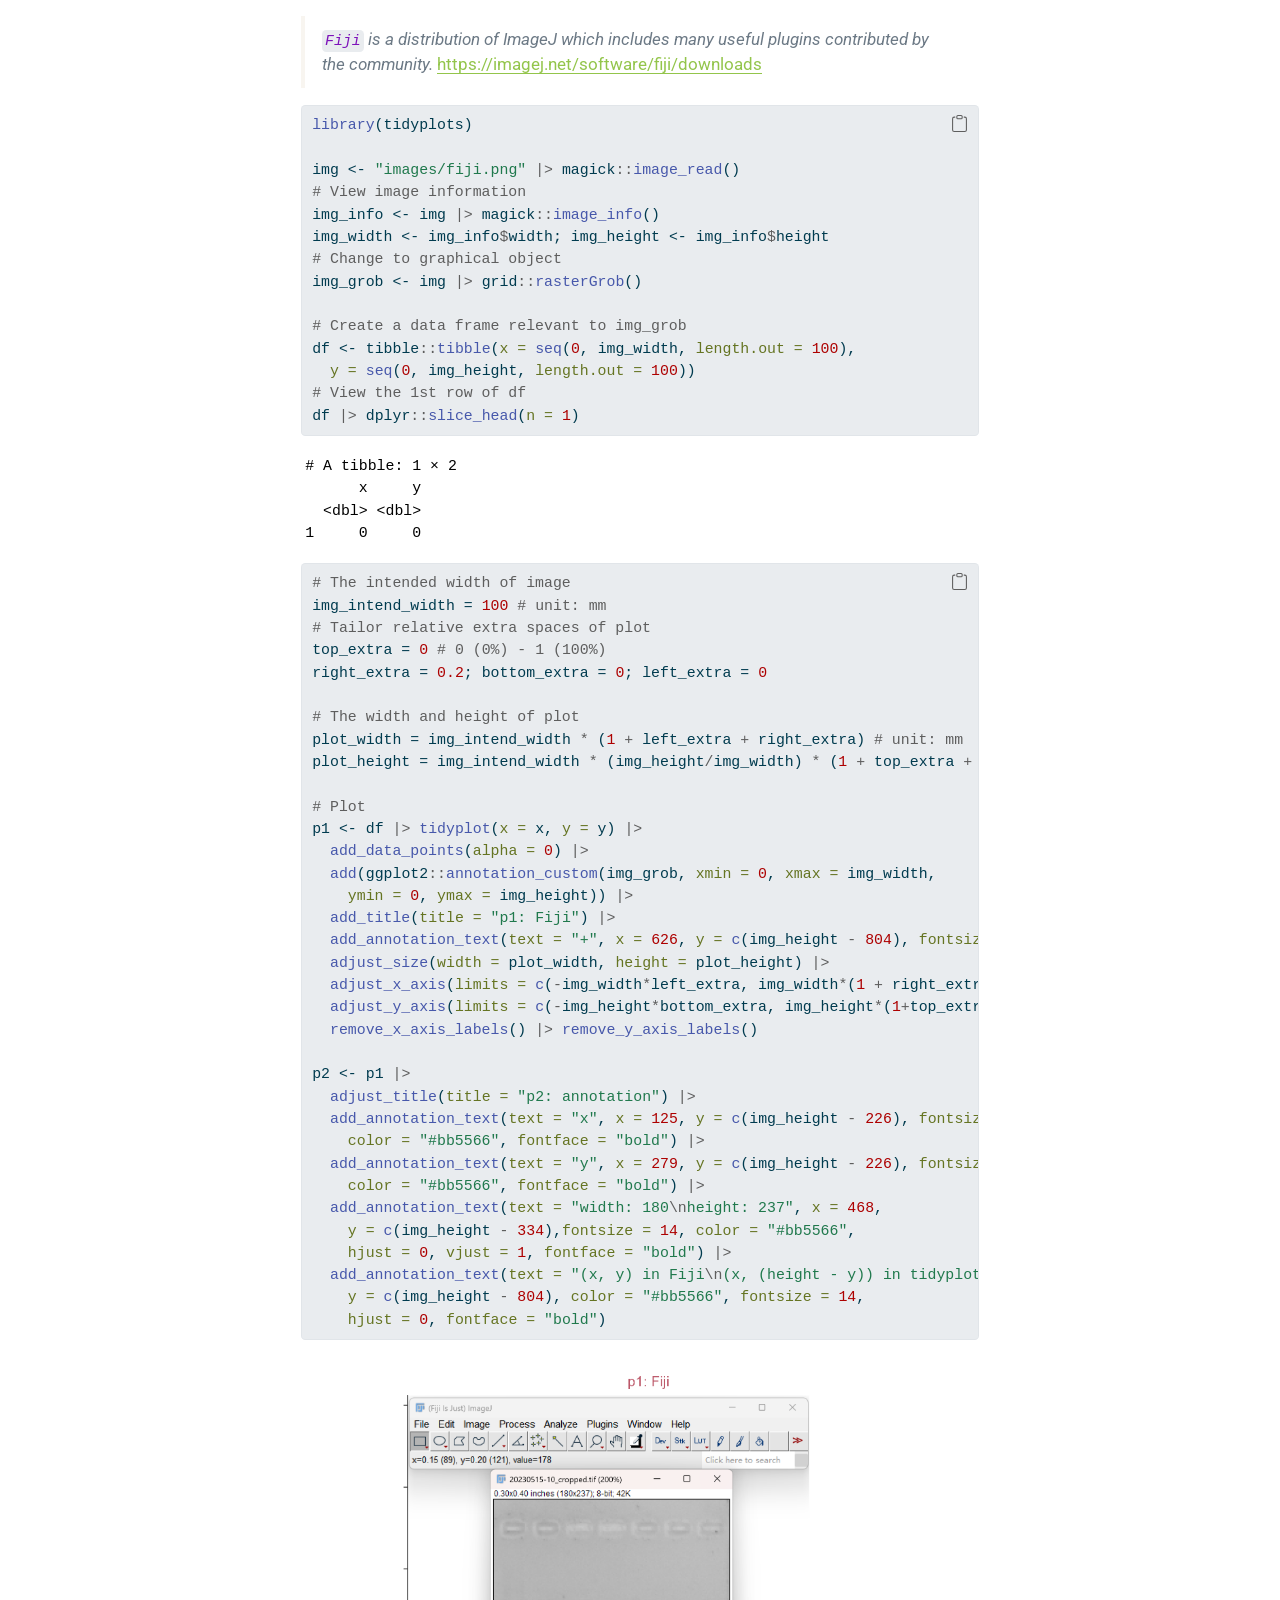
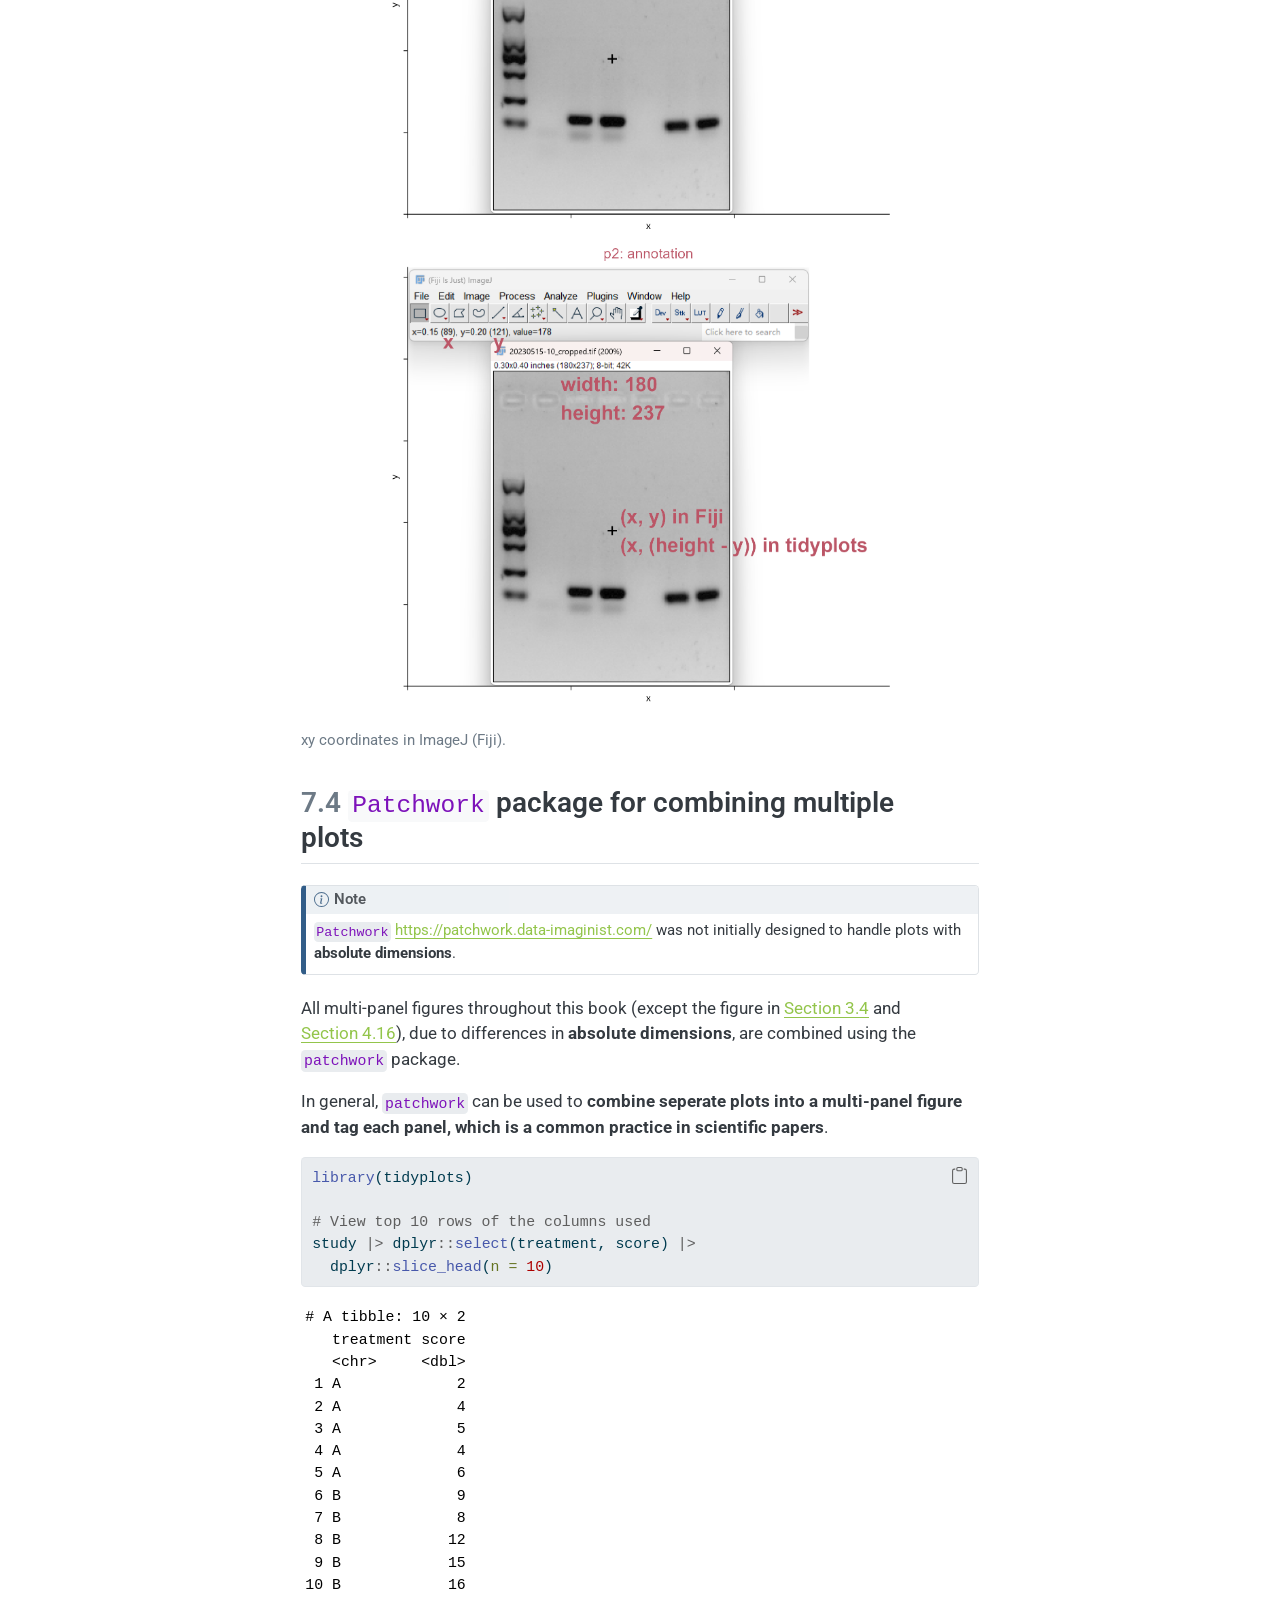
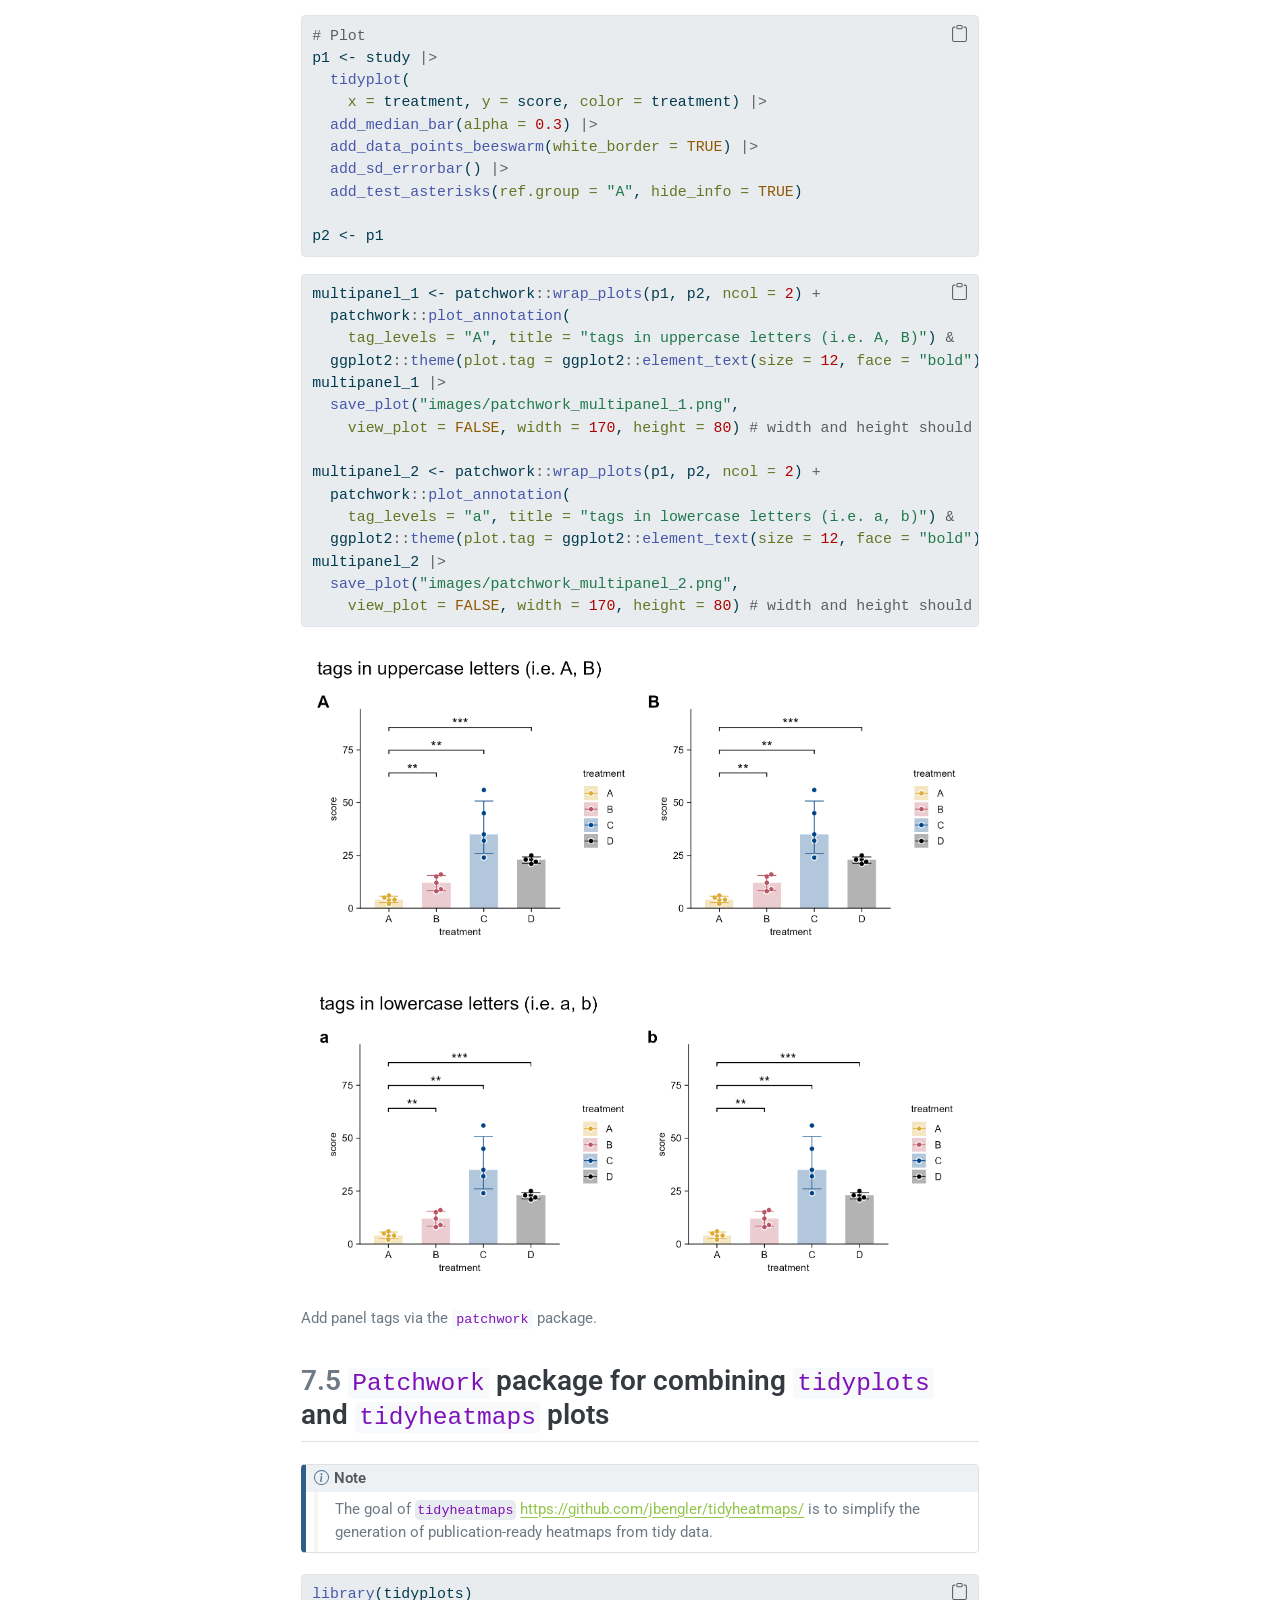
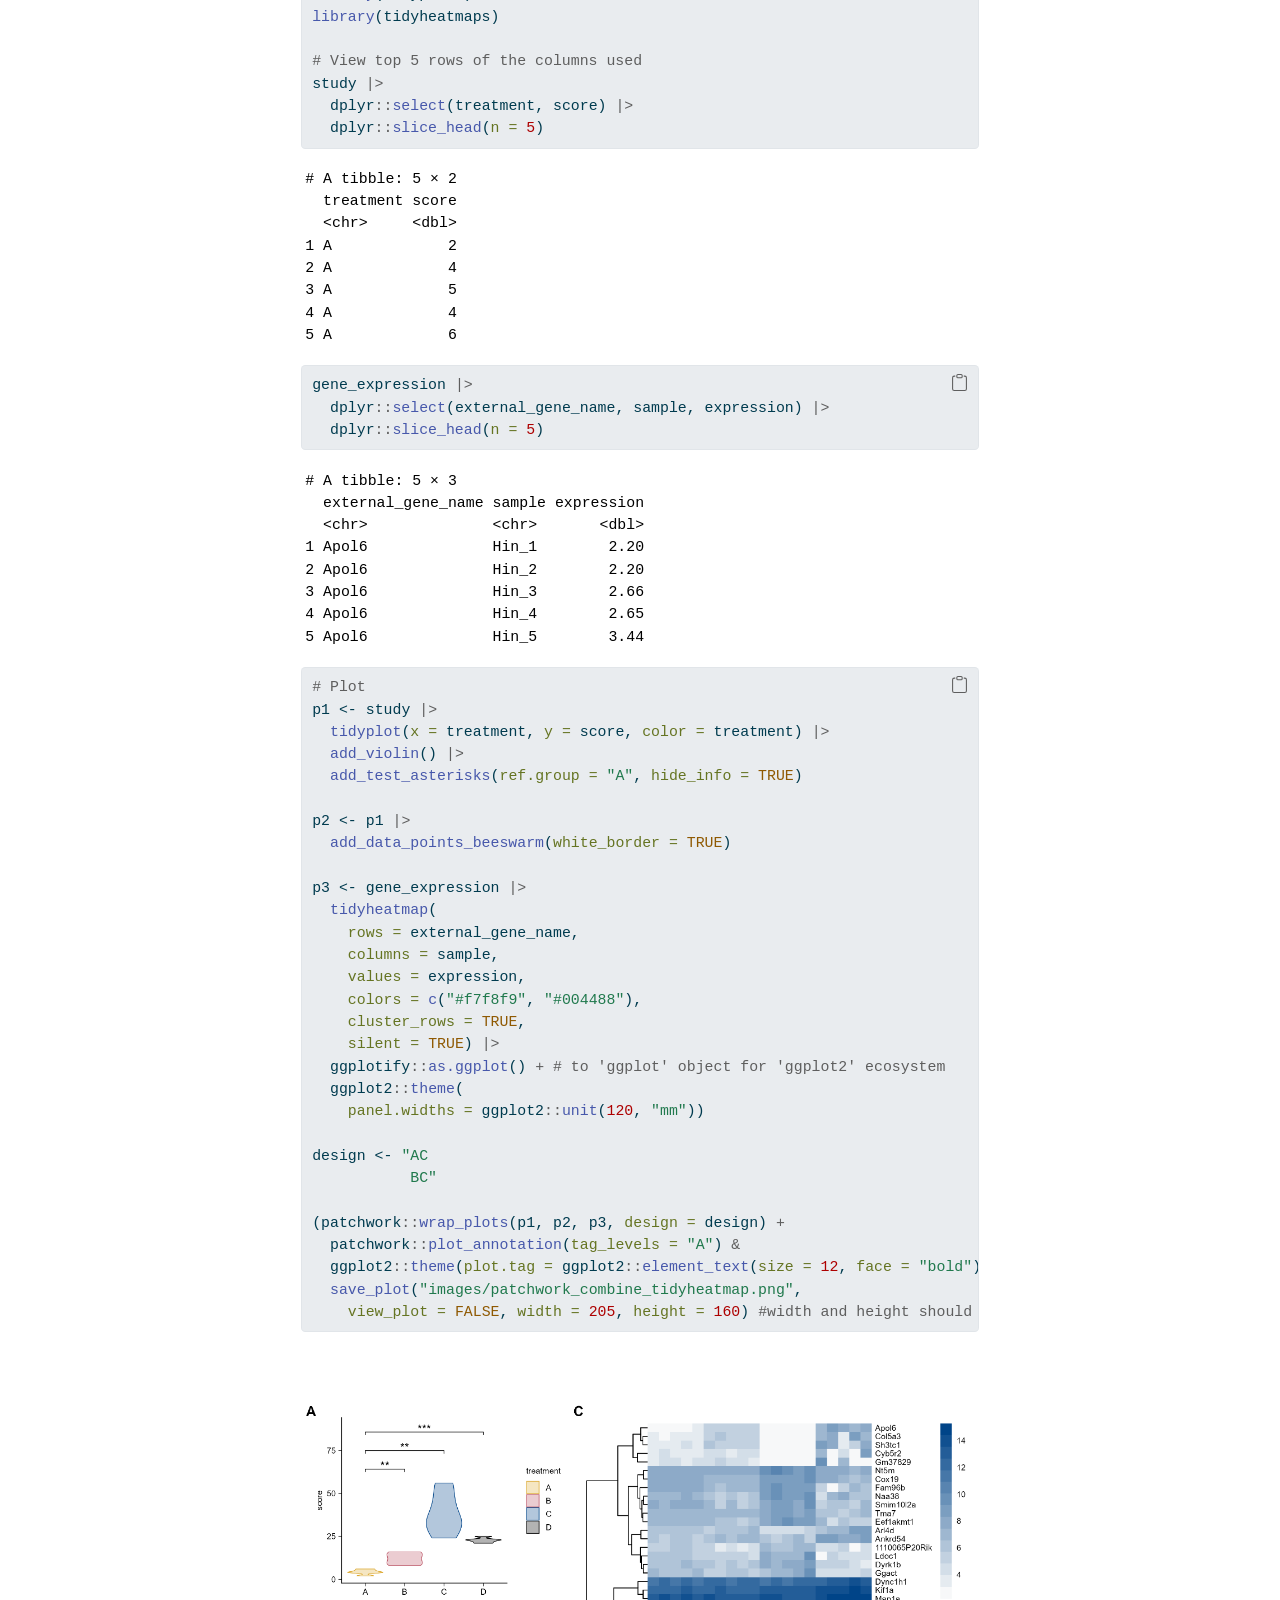
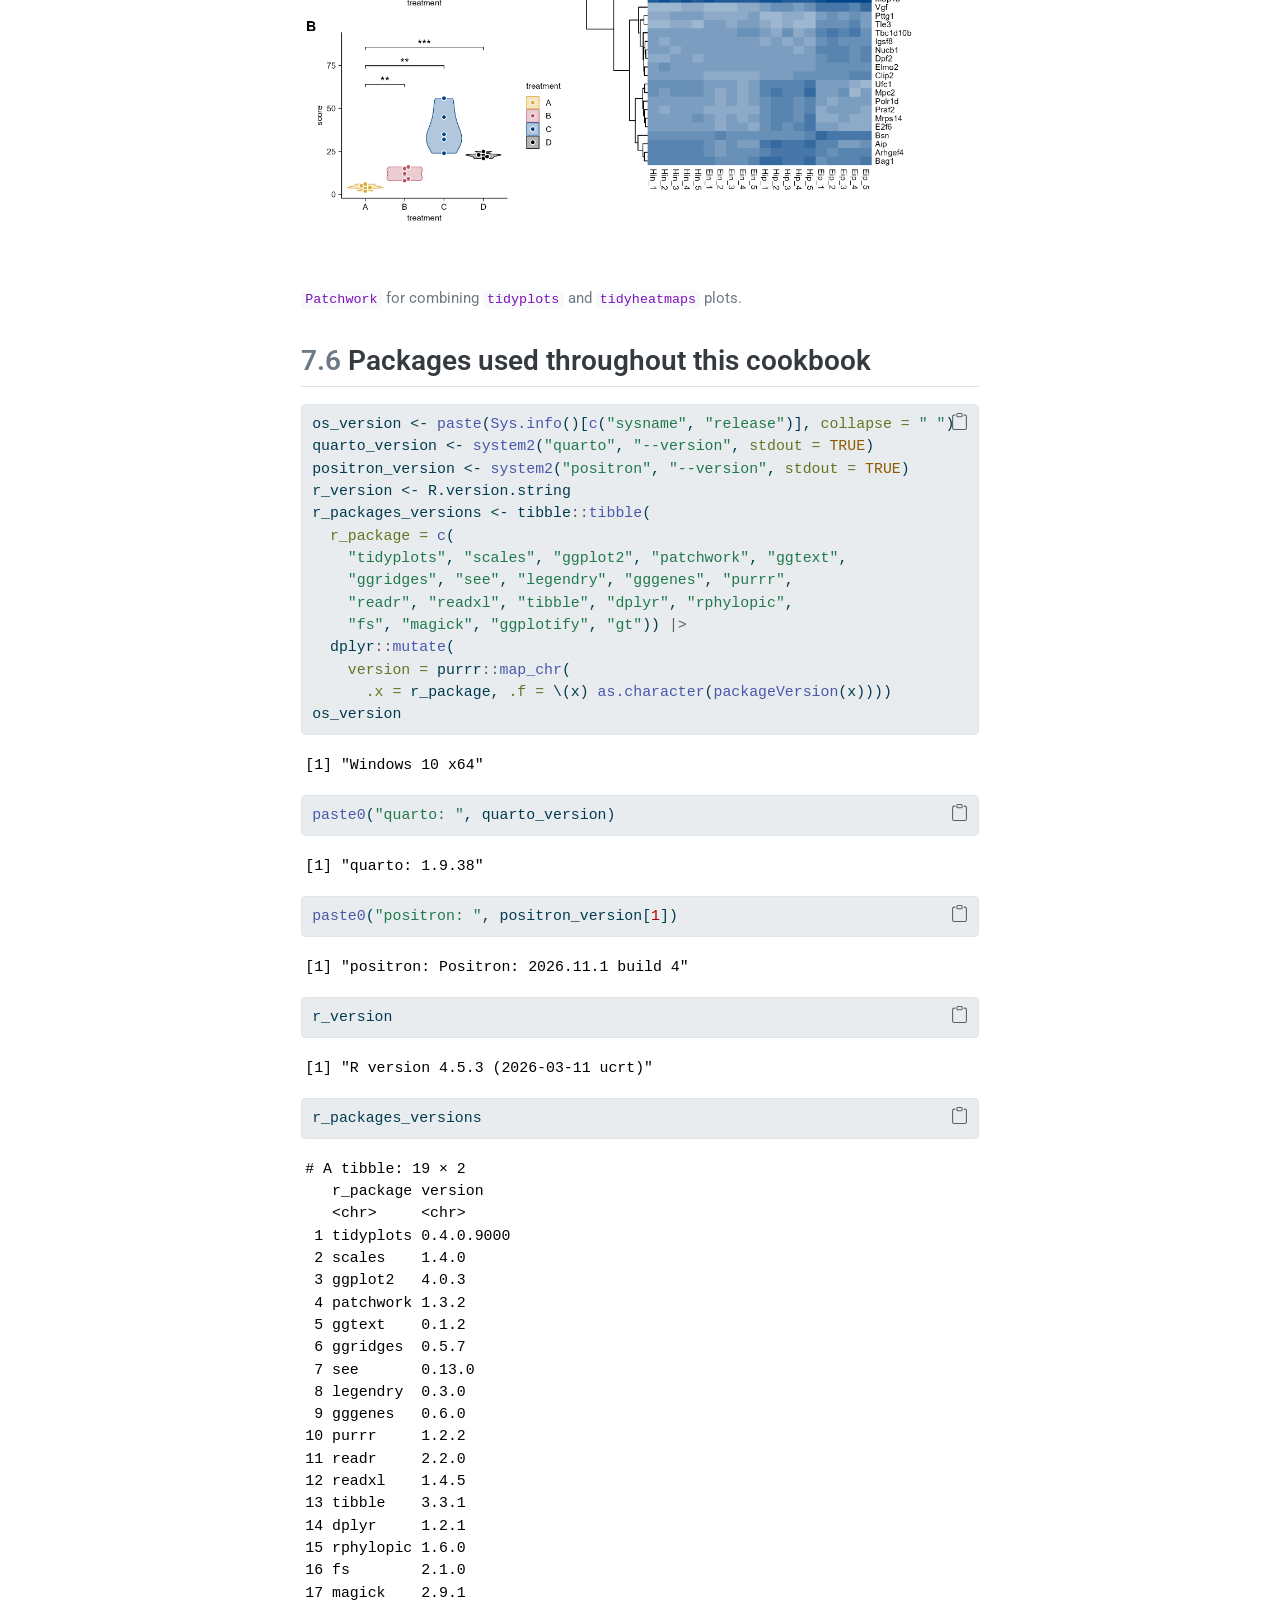
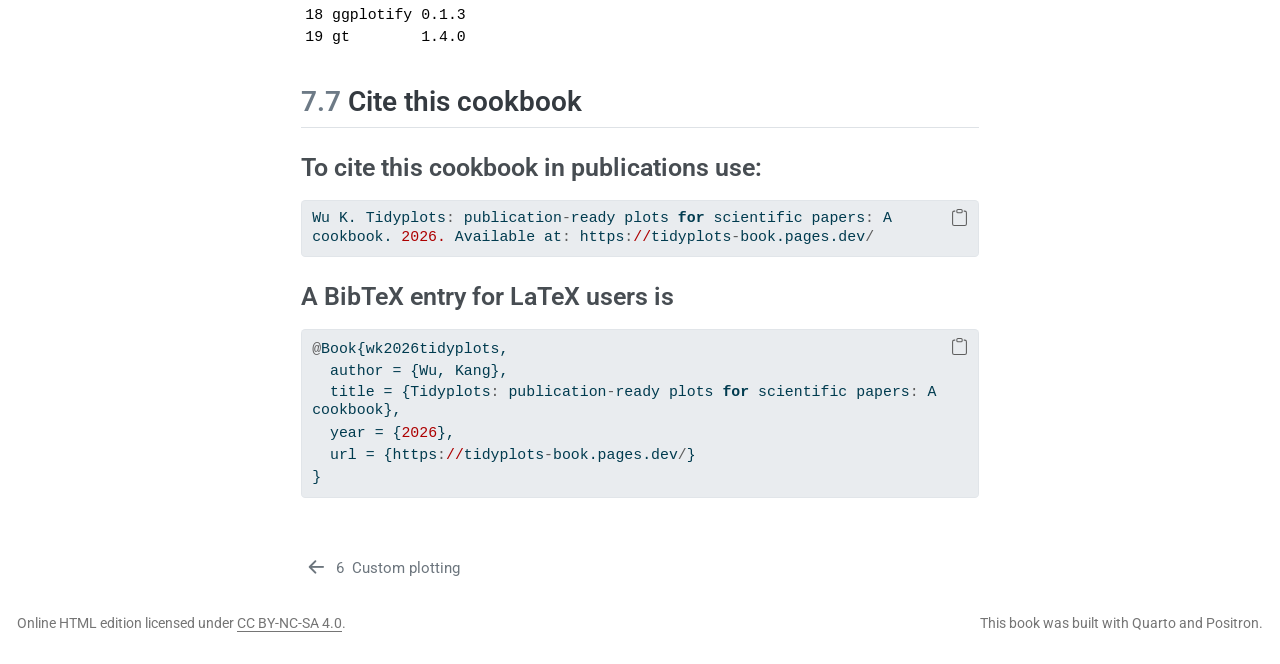
<file: _book/appendix.html>
<!DOCTYPE html>
<html xmlns="http://www.w3.org/1999/xhtml" lang="en" xml:lang="en"><head>

<meta charset="utf-8">
<meta name="generator" content="quarto-1.9.38">

<meta name="viewport" content="width=device-width, initial-scale=1.0, user-scalable=yes">


<title>7&nbsp; Appendix – `Tidyplots`: publication-ready plots for scientific papers (e1.2.0)</title>
<style>
/* Default styles provided by pandoc.
** See https://pandoc.org/MANUAL.html#variables-for-html for config info.
*/
code{white-space: pre-wrap;}
span.smallcaps{font-variant: small-caps;}
div.columns{display: flex; gap: min(4vw, 1.5em);}
div.column{flex: auto; overflow-x: auto;}
div.hanging-indent{margin-left: 1.5em; text-indent: -1.5em;}
ul.task-list{list-style: none;}
ul.task-list li input[type="checkbox"] {
  width: 0.8em;
  margin: 0 0.8em 0.2em -1em; /* quarto-specific, see https://github.com/quarto-dev/quarto-cli/issues/4556 */ 
  vertical-align: middle;
}
/* CSS for syntax highlighting */
html { -webkit-text-size-adjust: 100%; }
pre > code.sourceCode { white-space: pre; position: relative; }
pre > code.sourceCode > span { display: inline-block; line-height: 1.25; }
pre > code.sourceCode > span:empty { height: 1.2em; }
.sourceCode { overflow: visible; }
code.sourceCode > span { color: inherit; text-decoration: inherit; }
div.sourceCode { margin: 1em 0; }
pre.sourceCode { margin: 0; }
@media screen {
div.sourceCode { overflow: auto; }
}
@media print {
pre > code.sourceCode { white-space: pre-wrap; }
pre > code.sourceCode > span { text-indent: -5em; padding-left: 5em; }
}
pre.numberSource code
  { counter-reset: source-line 0; }
pre.numberSource code > span
  { position: relative; left: -4em; counter-increment: source-line; }
pre.numberSource code > span > a:first-child::before
  { content: counter(source-line);
    position: relative; left: -1em; text-align: right; vertical-align: baseline;
    border: none; display: inline-block;
    -webkit-touch-callout: none; -webkit-user-select: none;
    -khtml-user-select: none; -moz-user-select: none;
    -ms-user-select: none; user-select: none;
    padding: 0 4px; width: 4em;
  }
pre.numberSource { margin-left: 3em;  padding-left: 4px; }
div.sourceCode
  {   }
@media screen {
pre > code.sourceCode > span > a:first-child::before { text-decoration: underline; }
}
</style>


<script src="site_libs/quarto-nav/quarto-nav.js"></script>
<script src="site_libs/quarto-nav/headroom.min.js"></script>
<script src="site_libs/clipboard/clipboard.min.js"></script>
<script src="site_libs/quarto-search/autocomplete.umd.js"></script>
<script src="site_libs/quarto-search/fuse.min.js"></script>
<script src="site_libs/quarto-search/quarto-search.js"></script>
<meta name="quarto:offset" content="./">
<link href="./more-custom-plots.html" rel="prev">
<link href="./tidyplots_cover_v1.2.0.png" rel="icon" type="image/png">
<script src="site_libs/quarto-html/quarto.js" type="module"></script>
<script src="site_libs/quarto-html/tabsets/tabsets.js" type="module"></script>
<script src="site_libs/quarto-html/popper.min.js"></script>
<script src="site_libs/quarto-html/tippy.umd.min.js"></script>
<script src="site_libs/quarto-html/anchor.min.js"></script>
<link href="site_libs/quarto-html/tippy.css" rel="stylesheet">
<link href="site_libs/quarto-html/quarto-syntax-highlighting-15634bcf2e68342d4ad2dfa704d543f6.css" rel="stylesheet" class="quarto-color-scheme" id="quarto-text-highlighting-styles">
<link href="site_libs/quarto-html/quarto-syntax-highlighting-dark-0a6b7249c26820e032cb0bd839ff02b1.css" rel="stylesheet" class="quarto-color-scheme quarto-color-alternate" id="quarto-text-highlighting-styles">
<link href="site_libs/quarto-html/quarto-syntax-highlighting-15634bcf2e68342d4ad2dfa704d543f6.css" rel="stylesheet" class="quarto-color-scheme-extra" id="quarto-text-highlighting-styles">
<script src="site_libs/bootstrap/bootstrap.min.js"></script>
<link href="site_libs/bootstrap/bootstrap-icons.css" rel="stylesheet">
<link href="site_libs/bootstrap/bootstrap-12dbc0c64bc7d78fb3aaa13411330519.min.css" rel="stylesheet" append-hash="true" class="quarto-color-scheme" id="quarto-bootstrap" data-mode="light">
<link href="site_libs/bootstrap/bootstrap-dark-50dc151278dbc3c23d5484266a564328.min.css" rel="stylesheet" append-hash="true" class="quarto-color-scheme quarto-color-alternate" id="quarto-bootstrap" data-mode="dark">
<link href="site_libs/bootstrap/bootstrap-12dbc0c64bc7d78fb3aaa13411330519.min.css" rel="stylesheet" append-hash="true" class="quarto-color-scheme-extra" id="quarto-bootstrap" data-mode="light">
<script id="quarto-search-options" type="application/json">{
  "location": "sidebar",
  "copy-button": false,
  "collapse-after": 3,
  "panel-placement": "start",
  "type": "textbox",
  "limit": 50,
  "keyboard-shortcut": [
    "f",
    "/",
    "s"
  ],
  "show-item-context": false,
  "language": {
    "search-no-results-text": "No results",
    "search-matching-documents-text": "matching documents",
    "search-copy-link-title": "Copy link to search",
    "search-hide-matches-text": "Hide additional matches",
    "search-more-match-text": "more match in this document",
    "search-more-matches-text": "more matches in this document",
    "search-clear-button-title": "Clear",
    "search-text-placeholder": "",
    "search-detached-cancel-button-title": "Cancel",
    "search-submit-button-title": "Submit",
    "search-label": "Search"
  }
}</script>
<script async="" src="https://www.googletagmanager.com/gtag/js?id=G-73R3962S0Z"></script>

<script type="text/javascript">

window.dataLayer = window.dataLayer || [];
function gtag(){dataLayer.push(arguments);}
gtag('js', new Date());
gtag('config', 'G-73R3962S0Z', { 'anonymize_ip': true});
</script>


</head>

<body class="nav-sidebar floating quarto-light"><script id="quarto-html-before-body" type="application/javascript">
    const toggleBodyColorMode = (bsSheetEl) => {
      const mode = bsSheetEl.getAttribute("data-mode");
      const bodyEl = window.document.querySelector("body");
      if (mode === "dark") {
        bodyEl.classList.add("quarto-dark");
        bodyEl.classList.remove("quarto-light");
      } else {
        bodyEl.classList.add("quarto-light");
        bodyEl.classList.remove("quarto-dark");
      }
    }
    const toggleBodyColorPrimary = () => {
      const bsSheetEl = window.document.querySelector("link#quarto-bootstrap:not([rel=disabled-stylesheet])");
      if (bsSheetEl) {
        toggleBodyColorMode(bsSheetEl);
      }
    }
    const setColorSchemeToggle = (alternate) => {
      const toggles = window.document.querySelectorAll('.quarto-color-scheme-toggle');
      for (let i=0; i < toggles.length; i++) {
        const toggle = toggles[i];
        if (toggle) {
          if (alternate) {
            toggle.classList.add("alternate");
          } else {
            toggle.classList.remove("alternate");
          }
        }
      }
    };
    const toggleColorMode = (alternate) => {
      // Switch the stylesheets
      const primaryStylesheets = window.document.querySelectorAll('link.quarto-color-scheme:not(.quarto-color-alternate)');
      const alternateStylesheets = window.document.querySelectorAll('link.quarto-color-scheme.quarto-color-alternate');
      manageTransitions('#quarto-margin-sidebar .nav-link', false);
      if (alternate) {
        // note: dark is layered on light, we don't disable primary!
        enableStylesheet(alternateStylesheets);
        for (const sheetNode of alternateStylesheets) {
          if (sheetNode.id === "quarto-bootstrap") {
            toggleBodyColorMode(sheetNode);
          }
        }
      } else {
        disableStylesheet(alternateStylesheets);
        enableStylesheet(primaryStylesheets)
        toggleBodyColorPrimary();
      }
      manageTransitions('#quarto-margin-sidebar .nav-link', true);
      // Switch the toggles
      setColorSchemeToggle(alternate)
      // Hack to workaround the fact that safari doesn't
      // properly recolor the scrollbar when toggling (#1455)
      if (navigator.userAgent.indexOf('Safari') > 0 && navigator.userAgent.indexOf('Chrome') == -1) {
        manageTransitions("body", false);
        window.scrollTo(0, 1);
        setTimeout(() => {
          window.scrollTo(0, 0);
          manageTransitions("body", true);
        }, 40);
      }
    }
    const disableStylesheet = (stylesheets) => {
      for (let i=0; i < stylesheets.length; i++) {
        const stylesheet = stylesheets[i];
        stylesheet.rel = 'disabled-stylesheet';
      }
    }
    const enableStylesheet = (stylesheets) => {
      for (let i=0; i < stylesheets.length; i++) {
        const stylesheet = stylesheets[i];
        if(stylesheet.rel !== 'stylesheet') { // for Chrome, which will still FOUC without this check
          stylesheet.rel = 'stylesheet';
        }
      }
    }
    const manageTransitions = (selector, allowTransitions) => {
      const els = window.document.querySelectorAll(selector);
      for (let i=0; i < els.length; i++) {
        const el = els[i];
        if (allowTransitions) {
          el.classList.remove('notransition');
        } else {
          el.classList.add('notransition');
        }
      }
    }
    const isFileUrl = () => {
      return window.location.protocol === 'file:';
    }
    const hasAlternateSentinel = () => {
      let styleSentinel = getColorSchemeSentinel();
      if (styleSentinel !== null) {
        return styleSentinel === "alternate";
      } else {
        return false;
      }
    }
    const setStyleSentinel = (alternate) => {
      const value = alternate ? "alternate" : "default";
      if (!isFileUrl()) {
        window.localStorage.setItem("quarto-color-scheme", value);
      } else {
        localAlternateSentinel = value;
      }
    }
    const getColorSchemeSentinel = () => {
      if (!isFileUrl()) {
        const storageValue = window.localStorage.getItem("quarto-color-scheme");
        return storageValue != null ? storageValue : localAlternateSentinel;
      } else {
        return localAlternateSentinel;
      }
    }
    const toggleGiscusIfUsed = (isAlternate, darkModeDefault) => {
      const baseTheme = document.querySelector('#giscus-base-theme')?.value ?? 'light';
      const alternateTheme = document.querySelector('#giscus-alt-theme')?.value ?? 'dark';
      let newTheme = '';
      if(authorPrefersDark) {
        newTheme = isAlternate ? baseTheme : alternateTheme;
      } else {
        newTheme = isAlternate ? alternateTheme : baseTheme;
      }
      const changeGiscusTheme = () => {
        // From: https://github.com/giscus/giscus/issues/336
        const sendMessage = (message) => {
          const iframe = document.querySelector('iframe.giscus-frame');
          if (!iframe) return;
          iframe.contentWindow.postMessage({ giscus: message }, 'https://giscus.app');
        }
        sendMessage({
          setConfig: {
            theme: newTheme
          }
        });
      }
      const isGiscussLoaded = window.document.querySelector('iframe.giscus-frame') !== null;
      if (isGiscussLoaded) {
        changeGiscusTheme();
      }
    };
    const authorPrefersDark = false;
    const darkModeDefault = authorPrefersDark;
      document.querySelector('link#quarto-text-highlighting-styles.quarto-color-scheme-extra').rel = 'disabled-stylesheet';
      document.querySelector('link#quarto-bootstrap.quarto-color-scheme-extra').rel = 'disabled-stylesheet';
    let localAlternateSentinel = darkModeDefault ? 'alternate' : 'default';
    // Dark / light mode switch
    window.quartoToggleColorScheme = () => {
      // Read the current dark / light value
      let toAlternate = !hasAlternateSentinel();
      toggleColorMode(toAlternate);
      setStyleSentinel(toAlternate);
      toggleGiscusIfUsed(toAlternate, darkModeDefault);
      window.dispatchEvent(new Event('resize'));
    };
    // Switch to dark mode if need be
    if (hasAlternateSentinel()) {
      toggleColorMode(true);
    } else {
      toggleColorMode(false);
    }
  </script>

<div id="quarto-search-results"></div>
  <header id="quarto-header" class="headroom fixed-top">
  <nav class="quarto-secondary-nav">
    <div class="container-fluid d-flex">
      <button type="button" class="quarto-btn-toggle btn" data-bs-toggle="collapse" role="button" data-bs-target=".quarto-sidebar-collapse-item" aria-controls="quarto-sidebar" aria-expanded="false" aria-label="Toggle sidebar navigation" onclick="if (window.quartoToggleHeadroom) { window.quartoToggleHeadroom(); }">
        <i class="bi bi-layout-text-sidebar-reverse"></i>
      </button>
        <nav class="quarto-page-breadcrumbs" aria-label="breadcrumb"><ol class="breadcrumb"><li class="breadcrumb-item"><a href="./appendix.html"><span class="chapter-number">7</span>&nbsp; <span class="chapter-title">Appendix</span></a></li></ol></nav>
        <a class="flex-grow-1" role="navigation" data-bs-toggle="collapse" data-bs-target=".quarto-sidebar-collapse-item" aria-controls="quarto-sidebar" aria-expanded="false" aria-label="Toggle sidebar navigation" onclick="if (window.quartoToggleHeadroom) { window.quartoToggleHeadroom(); }">      
        </a>
      <button type="button" class="btn quarto-search-button" aria-label="Search" onclick="window.quartoOpenSearch();">
        <i class="bi bi-search"></i>
      </button>
    </div>
  </nav>
</header>
<!-- content -->
<div id="quarto-content" class="quarto-container page-columns page-rows-contents page-layout-article">
<!-- sidebar -->
  <nav id="quarto-sidebar" class="sidebar collapse collapse-horizontal quarto-sidebar-collapse-item sidebar-navigation floating overflow-auto">
    <div class="pt-lg-2 mt-2 text-left sidebar-header">
    <div class="sidebar-title mb-0 py-0">
      <a href="./"><code>Tidyplots</code>: publication-ready plots for scientific papers (e1.2.0)</a> 
        <div class="sidebar-tools-main">
    <a href="https://github.com/iamhealthy/tidyplots-book/" title="Source Code" class="quarto-navigation-tool px-1" aria-label="Source Code"><i class="bi bi-github"></i></a>
  <a href="" class="quarto-color-scheme-toggle quarto-navigation-tool  px-1" onclick="window.quartoToggleColorScheme(); return false;" title="Toggle dark mode"><i class="bi"></i></a>
</div>
    </div>
      </div>
        <div class="mt-2 flex-shrink-0 align-items-center">
        <div class="sidebar-search">
        <div id="quarto-search" class="" title="Search"></div>
        </div>
        </div>
    <div class="sidebar-menu-container"> 
    <ul class="list-unstyled mt-1">
        <li class="sidebar-item">
  <div class="sidebar-item-container"> 
  <a href="./index.html" class="sidebar-item-text sidebar-link">
 <span class="menu-text">Welcome</span></a>
  </div>
</li>
        <li class="sidebar-item">
  <div class="sidebar-item-container"> 
  <a href="./getting-started.html" class="sidebar-item-text sidebar-link">
 <span class="menu-text"><span class="chapter-number">1</span>&nbsp; <span class="chapter-title">Getting started</span></span></a>
  </div>
</li>
        <li class="sidebar-item">
  <div class="sidebar-item-container"> 
  <a href="./plots.html" class="sidebar-item-text sidebar-link">
 <span class="menu-text"><span class="chapter-number">2</span>&nbsp; <span class="chapter-title">Plot fundamentals</span></span></a>
  </div>
</li>
        <li class="sidebar-item">
  <div class="sidebar-item-container"> 
  <a href="./plots-and-skills_part1.html" class="sidebar-item-text sidebar-link">
 <span class="menu-text"><span class="chapter-number">3</span>&nbsp; <span class="chapter-title">Plot types and techniques (part 1)</span></span></a>
  </div>
</li>
        <li class="sidebar-item">
  <div class="sidebar-item-container"> 
  <a href="./plots-and-skills_part2.html" class="sidebar-item-text sidebar-link">
 <span class="menu-text"><span class="chapter-number">4</span>&nbsp; <span class="chapter-title">Plot types and techniques (part 2)</span></span></a>
  </div>
</li>
        <li class="sidebar-item">
  <div class="sidebar-item-container"> 
  <a href="./more-plots.html" class="sidebar-item-text sidebar-link">
 <span class="menu-text"><span class="chapter-number">5</span>&nbsp; <span class="chapter-title">Additional plot types and techniques</span></span></a>
  </div>
</li>
        <li class="sidebar-item">
  <div class="sidebar-item-container"> 
  <a href="./more-custom-plots.html" class="sidebar-item-text sidebar-link">
 <span class="menu-text"><span class="chapter-number">6</span>&nbsp; <span class="chapter-title">Custom plotting</span></span></a>
  </div>
</li>
        <li class="sidebar-item">
  <div class="sidebar-item-container"> 
  <a href="./appendix.html" class="sidebar-item-text sidebar-link active">
 <span class="menu-text"><span class="chapter-number">7</span>&nbsp; <span class="chapter-title">Appendix</span></span></a>
  </div>
</li>
    </ul>
    </div>
</nav>
<div id="quarto-sidebar-glass" class="quarto-sidebar-collapse-item" data-bs-toggle="collapse" data-bs-target=".quarto-sidebar-collapse-item"></div>
<!-- margin-sidebar -->
    <div id="quarto-margin-sidebar" class="sidebar margin-sidebar">
        <nav id="TOC" role="doc-toc" class="toc-active">
    <h2 id="toc-title">Table of contents</h2>
   
  <ul>
  <li><a href="#sec-point-shapes" id="toc-sec-point-shapes" class="nav-link active" data-scroll-target="#sec-point-shapes"><span class="header-section-number">7.1</span> Point shapes</a></li>
  <li><a href="#sec-point-white-borders-and-width" id="toc-sec-point-white-borders-and-width" class="nav-link" data-scroll-target="#sec-point-white-borders-and-width"><span class="header-section-number">7.2</span> Point white borders and width</a></li>
  <li><a href="#sec-xy-coordinates-imagej" id="toc-sec-xy-coordinates-imagej" class="nav-link" data-scroll-target="#sec-xy-coordinates-imagej"><span class="header-section-number">7.3</span> xy coordinates in ImageJ/Fiji</a></li>
  <li><a href="#patchwork-package-for-combining-multiple-plots" id="toc-patchwork-package-for-combining-multiple-plots" class="nav-link" data-scroll-target="#patchwork-package-for-combining-multiple-plots"><span class="header-section-number">7.4</span> <code>Patchwork</code> package for combining multiple plots</a></li>
  <li><a href="#patchwork-package-for-combining-tidyplots-and-tidyheatmaps-plots" id="toc-patchwork-package-for-combining-tidyplots-and-tidyheatmaps-plots" class="nav-link" data-scroll-target="#patchwork-package-for-combining-tidyplots-and-tidyheatmaps-plots"><span class="header-section-number">7.5</span> <code>Patchwork</code> package for combining <code>tidyplots</code> and <code>tidyheatmaps</code> plots</a></li>
  <li><a href="#packages-used-throughout-this-cookbook" id="toc-packages-used-throughout-this-cookbook" class="nav-link" data-scroll-target="#packages-used-throughout-this-cookbook"><span class="header-section-number">7.6</span> Packages used throughout this cookbook</a></li>
  <li><a href="#cite-this-cookbook" id="toc-cite-this-cookbook" class="nav-link" data-scroll-target="#cite-this-cookbook"><span class="header-section-number">7.7</span> Cite this cookbook</a></li>
  </ul>
<div class="toc-actions"><ul><li><a href="https://github.com/iamhealthy/tidyplots-book/issues/new" class="toc-action"><i class="bi bi-github"></i>Report an issue</a></li></ul></div></nav>
    </div>
<!-- main -->
<main class="content" id="quarto-document-content">


<header id="title-block-header" class="quarto-title-block default">
<div class="quarto-title">
<h1 class="title"><span class="chapter-number">7</span>&nbsp; <span class="chapter-title">Appendix</span></h1>
</div>



<div class="quarto-title-meta">

    
  
    
  </div>
  


</header>


<div class="quarto-figure quarto-figure-center">
<figure class="figure">
<p><img src="images/tidyplots-complex_add_ggplot2.png" class="img-fluid quarto-figure quarto-figure-center figure-img" style="width:100.0%"></p>
</figure>
</div>
<section id="sec-point-shapes" class="level2" data-number="7.1">
<h2 data-number="7.1" class="anchored" data-anchor-id="sec-point-shapes"><span class="header-section-number">7.1</span> Point shapes</h2>
<p>Type <code>?tidyplots::add_data_points</code> in R console, you can view the <code>help</code> information of the function.</p>
<blockquote class="blockquote">
<p><em>shape: An integer between 0 and 25, representing the shape of the plot symbol.</em></p>
</blockquote>
<p>Let’s see: <strong>which point shapes in <code>tidyplots</code> allow simultaneous use of <code>color</code> and <code>fill</code> aesthetics?</strong></p>
<div class="cell">
<div class="code-copy-outer-scaffold"><div class="sourceCode cell-code" id="cb1"><pre class="sourceCode r code-with-copy"><code class="sourceCode r"><span id="cb1-1"><a href="#cb1-1" aria-hidden="true" tabindex="-1"></a><span class="fu">library</span>(tidyplots)</span>
<span id="cb1-2"><a href="#cb1-2" aria-hidden="true" tabindex="-1"></a></span>
<span id="cb1-3"><a href="#cb1-3" aria-hidden="true" tabindex="-1"></a><span class="co"># Set a df for point plotting</span></span>
<span id="cb1-4"><a href="#cb1-4" aria-hidden="true" tabindex="-1"></a>df <span class="ot">&lt;-</span> tibble<span class="sc">::</span><span class="fu">tibble</span>(</span>
<span id="cb1-5"><a href="#cb1-5" aria-hidden="true" tabindex="-1"></a>  <span class="at">x =</span> <span class="fu">rep</span>(<span class="dv">1</span><span class="sc">:</span><span class="dv">20</span>, <span class="at">length.out =</span> <span class="dv">200</span>),</span>
<span id="cb1-6"><a href="#cb1-6" aria-hidden="true" tabindex="-1"></a>  <span class="at">y =</span> <span class="fu">rep</span>(letters[<span class="dv">1</span><span class="sc">:</span><span class="dv">10</span>], <span class="at">each =</span> <span class="dv">20</span>),</span>
<span id="cb1-7"><a href="#cb1-7" aria-hidden="true" tabindex="-1"></a>  <span class="at">shape =</span> <span class="fu">seq</span>(<span class="dv">0</span>, <span class="dv">199</span>)) <span class="co"># testing more numbers here</span></span>
<span id="cb1-8"><a href="#cb1-8" aria-hidden="true" tabindex="-1"></a></span>
<span id="cb1-9"><a href="#cb1-9" aria-hidden="true" tabindex="-1"></a><span class="co"># View top 10 rows</span></span>
<span id="cb1-10"><a href="#cb1-10" aria-hidden="true" tabindex="-1"></a>df <span class="sc">|&gt;</span> </span>
<span id="cb1-11"><a href="#cb1-11" aria-hidden="true" tabindex="-1"></a>  dplyr<span class="sc">::</span><span class="fu">slice_head</span>(<span class="at">n =</span> <span class="dv">10</span>)</span></code></pre></div><button title="Copy to Clipboard" class="code-copy-button"><i class="bi"></i></button></div>
<div class="cell-output cell-output-stdout">
<pre><code># A tibble: 10 × 3
       x y     shape
   &lt;int&gt; &lt;chr&gt; &lt;int&gt;
 1     1 a         0
 2     2 a         1
 3     3 a         2
 4     4 a         3
 5     5 a         4
 6     6 a         5
 7     7 a         6
 8     8 a         7
 9     9 a         8
10    10 a         9</code></pre>
</div>
</div>
<div class="cell">
<div class="code-copy-outer-scaffold"><div class="sourceCode cell-code" id="cb3"><pre class="sourceCode r code-with-copy"><code class="sourceCode r"><span id="cb3-1"><a href="#cb3-1" aria-hidden="true" tabindex="-1"></a><span class="co"># Plot</span></span>
<span id="cb3-2"><a href="#cb3-2" aria-hidden="true" tabindex="-1"></a>df <span class="sc">|&gt;</span> <span class="fu">tidyplot</span>(</span>
<span id="cb3-3"><a href="#cb3-3" aria-hidden="true" tabindex="-1"></a>    <span class="at">x =</span> x, <span class="at">y =</span> y) <span class="sc">|&gt;</span> </span>
<span id="cb3-4"><a href="#cb3-4" aria-hidden="true" tabindex="-1"></a>  <span class="fu">add_data_points</span>(</span>
<span id="cb3-5"><a href="#cb3-5" aria-hidden="true" tabindex="-1"></a>    <span class="at">shape =</span> df<span class="sc">$</span>shape, <span class="at">size =</span> <span class="dv">3</span>, </span>
<span id="cb3-6"><a href="#cb3-6" aria-hidden="true" tabindex="-1"></a>    <span class="at">color =</span> <span class="st">"#000000"</span>, <span class="at">fill =</span> <span class="st">"#bb5566"</span>) <span class="sc">|&gt;</span> </span>
<span id="cb3-7"><a href="#cb3-7" aria-hidden="true" tabindex="-1"></a>  <span class="fu">add_annotation_text</span>(</span>
<span id="cb3-8"><a href="#cb3-8" aria-hidden="true" tabindex="-1"></a>    <span class="at">text =</span> df<span class="sc">$</span>shape, </span>
<span id="cb3-9"><a href="#cb3-9" aria-hidden="true" tabindex="-1"></a>    <span class="at">x =</span> df<span class="sc">$</span>x, <span class="at">y =</span> df<span class="sc">$</span>y, </span>
<span id="cb3-10"><a href="#cb3-10" aria-hidden="true" tabindex="-1"></a>    <span class="at">vjust =</span> <span class="fl">2.5</span>, </span>
<span id="cb3-11"><a href="#cb3-11" aria-hidden="true" tabindex="-1"></a>    <span class="at">color =</span> <span class="st">"#004488"</span>) <span class="sc">|&gt;</span> </span>
<span id="cb3-12"><a href="#cb3-12" aria-hidden="true" tabindex="-1"></a>  <span class="fu">adjust_size</span>(</span>
<span id="cb3-13"><a href="#cb3-13" aria-hidden="true" tabindex="-1"></a>    <span class="at">width =</span> <span class="dv">150</span>, <span class="at">height =</span> <span class="dv">100</span>) <span class="sc">|&gt;</span> </span>
<span id="cb3-14"><a href="#cb3-14" aria-hidden="true" tabindex="-1"></a>  <span class="fu">adjust_y_axis</span>(</span>
<span id="cb3-15"><a href="#cb3-15" aria-hidden="true" tabindex="-1"></a>    <span class="at">limits =</span> <span class="fu">c</span>(<span class="fl">0.3</span>, <span class="cn">NA</span>)) <span class="sc">|&gt;</span>  </span>
<span id="cb3-16"><a href="#cb3-16" aria-hidden="true" tabindex="-1"></a>  <span class="fu">remove_x_axis_labels</span>() <span class="sc">|&gt;</span> </span>
<span id="cb3-17"><a href="#cb3-17" aria-hidden="true" tabindex="-1"></a>  <span class="fu">remove_y_axis_labels</span>() <span class="sc">|&gt;</span> </span>
<span id="cb3-18"><a href="#cb3-18" aria-hidden="true" tabindex="-1"></a>  <span class="fu">remove_x_axis_title</span>() <span class="sc">|&gt;</span> </span>
<span id="cb3-19"><a href="#cb3-19" aria-hidden="true" tabindex="-1"></a>  <span class="fu">remove_y_axis_title</span>() <span class="sc">|&gt;</span> </span>
<span id="cb3-20"><a href="#cb3-20" aria-hidden="true" tabindex="-1"></a>  <span class="fu">add_title</span>(</span>
<span id="cb3-21"><a href="#cb3-21" aria-hidden="true" tabindex="-1"></a>    <span class="at">title =</span> <span class="st">"Just shapes 21 - 25 in tidyplots use both 'color' and 'fill' aesthetics."</span>) <span class="sc">|&gt;</span> </span>
<span id="cb3-22"><a href="#cb3-22" aria-hidden="true" tabindex="-1"></a>  <span class="fu">save_plot</span>(</span>
<span id="cb3-23"><a href="#cb3-23" aria-hidden="true" tabindex="-1"></a>    <span class="at">filename =</span> <span class="st">"images/point-shape-color-fill.png"</span>,</span>
<span id="cb3-24"><a href="#cb3-24" aria-hidden="true" tabindex="-1"></a>    <span class="at">view_plot =</span> <span class="cn">FALSE</span>)</span></code></pre></div><button title="Copy to Clipboard" class="code-copy-button"><i class="bi"></i></button></div>
</div>
<div class="quarto-figure quarto-figure-center">
<figure class="figure">
<p><img src="images/point-shape-color-fill.png" class="img-fluid figure-img" style="width:100.0%"></p>
<figcaption>Point shapes in <code>tidyplots</code>.</figcaption>
</figure>
</div>
</section>
<section id="sec-point-white-borders-and-width" class="level2" data-number="7.2">
<h2 data-number="7.2" class="anchored" data-anchor-id="sec-point-white-borders-and-width"><span class="header-section-number">7.2</span> Point white borders and width</h2>
<div class="cell">
<div class="code-copy-outer-scaffold"><div class="sourceCode cell-code" id="cb4"><pre class="sourceCode r code-with-copy"><code class="sourceCode r"><span id="cb4-1"><a href="#cb4-1" aria-hidden="true" tabindex="-1"></a><span class="fu">library</span>(tidyplots)</span>
<span id="cb4-2"><a href="#cb4-2" aria-hidden="true" tabindex="-1"></a></span>
<span id="cb4-3"><a href="#cb4-3" aria-hidden="true" tabindex="-1"></a>df <span class="ot">&lt;-</span> tibble<span class="sc">::</span><span class="fu">tibble</span>(<span class="at">x =</span> <span class="dv">1</span>, <span class="at">y =</span> <span class="dv">1</span>)</span>
<span id="cb4-4"><a href="#cb4-4" aria-hidden="true" tabindex="-1"></a></span>
<span id="cb4-5"><a href="#cb4-5" aria-hidden="true" tabindex="-1"></a><span class="co"># View df</span></span>
<span id="cb4-6"><a href="#cb4-6" aria-hidden="true" tabindex="-1"></a>df</span></code></pre></div><button title="Copy to Clipboard" class="code-copy-button"><i class="bi"></i></button></div>
<div class="cell-output cell-output-stdout">
<pre><code># A tibble: 1 × 2
      x     y
  &lt;dbl&gt; &lt;dbl&gt;
1     1     1</code></pre>
</div>
</div>
<div class="cell">
<div class="code-copy-outer-scaffold"><div class="sourceCode cell-code" id="cb6"><pre class="sourceCode r code-with-copy"><code class="sourceCode r"><span id="cb6-1"><a href="#cb6-1" aria-hidden="true" tabindex="-1"></a><span class="co"># Define a style</span></span>
<span id="cb6-2"><a href="#cb6-2" aria-hidden="true" tabindex="-1"></a>my_style <span class="ot">&lt;-</span> <span class="cf">function</span>(x) {</span>
<span id="cb6-3"><a href="#cb6-3" aria-hidden="true" tabindex="-1"></a>  x <span class="sc">|&gt;</span> </span>
<span id="cb6-4"><a href="#cb6-4" aria-hidden="true" tabindex="-1"></a>  <span class="fu">adjust_size</span>(<span class="at">width =</span> <span class="dv">10</span>, <span class="at">height =</span> <span class="dv">10</span>) <span class="sc">|&gt;</span> </span>
<span id="cb6-5"><a href="#cb6-5" aria-hidden="true" tabindex="-1"></a>  <span class="fu">remove_x_axis_labels</span>() <span class="sc">|&gt;</span> <span class="fu">remove_x_axis_title</span>() <span class="sc">|&gt;</span> <span class="fu">remove_x_axis_ticks</span>() <span class="sc">|&gt;</span> </span>
<span id="cb6-6"><a href="#cb6-6" aria-hidden="true" tabindex="-1"></a>  <span class="fu">remove_y_axis_labels</span>() <span class="sc">|&gt;</span> <span class="fu">remove_y_axis_title</span>() <span class="sc">|&gt;</span> <span class="fu">remove_y_axis_ticks</span>() <span class="sc">|&gt;</span> </span>
<span id="cb6-7"><a href="#cb6-7" aria-hidden="true" tabindex="-1"></a>  <span class="fu">adjust_theme_details</span>(</span>
<span id="cb6-8"><a href="#cb6-8" aria-hidden="true" tabindex="-1"></a>    <span class="at">panel.background =</span> ggplot2<span class="sc">::</span><span class="fu">element_rect</span>(<span class="at">fill =</span> <span class="st">"#bb55664d"</span>))}</span>
<span id="cb6-9"><a href="#cb6-9" aria-hidden="true" tabindex="-1"></a></span>
<span id="cb6-10"><a href="#cb6-10" aria-hidden="true" tabindex="-1"></a><span class="co"># Set a function to plot</span></span>
<span id="cb6-11"><a href="#cb6-11" aria-hidden="true" tabindex="-1"></a>generate_plot <span class="ot">&lt;-</span> <span class="cf">function</span>(point_shape, white_border_width) {</span>
<span id="cb6-12"><a href="#cb6-12" aria-hidden="true" tabindex="-1"></a>  df <span class="sc">|&gt;</span> <span class="fu">tidyplot</span>(<span class="at">x =</span> x, <span class="at">y =</span> y) <span class="sc">|&gt;</span> </span>
<span id="cb6-13"><a href="#cb6-13" aria-hidden="true" tabindex="-1"></a>    <span class="fu">my_style</span>() <span class="sc">|&gt;</span> </span>
<span id="cb6-14"><a href="#cb6-14" aria-hidden="true" tabindex="-1"></a>    <span class="fu">add_data_points</span>(</span>
<span id="cb6-15"><a href="#cb6-15" aria-hidden="true" tabindex="-1"></a>      <span class="at">white_border =</span> <span class="cn">TRUE</span>, </span>
<span id="cb6-16"><a href="#cb6-16" aria-hidden="true" tabindex="-1"></a>      <span class="at">size =</span> <span class="dv">3</span>, </span>
<span id="cb6-17"><a href="#cb6-17" aria-hidden="true" tabindex="-1"></a>      <span class="at">stroke =</span> white_border_width, <span class="co"># border width</span></span>
<span id="cb6-18"><a href="#cb6-18" aria-hidden="true" tabindex="-1"></a>      <span class="at">color =</span> <span class="st">"#000000"</span>, </span>
<span id="cb6-19"><a href="#cb6-19" aria-hidden="true" tabindex="-1"></a>      <span class="at">shape =</span> point_shape) <span class="sc">|&gt;</span> <span class="co"># point shape</span></span>
<span id="cb6-20"><a href="#cb6-20" aria-hidden="true" tabindex="-1"></a>    <span class="fu">add_title</span>(<span class="at">title =</span> point_shape)}</span>
<span id="cb6-21"><a href="#cb6-21" aria-hidden="true" tabindex="-1"></a></span>
<span id="cb6-22"><a href="#cb6-22" aria-hidden="true" tabindex="-1"></a><span class="co"># Plots with point shapes 0 - 25 (white_border width: 1)</span></span>
<span id="cb6-23"><a href="#cb6-23" aria-hidden="true" tabindex="-1"></a>plots_width1 <span class="ot">&lt;-</span> purrr<span class="sc">::</span><span class="fu">map</span>(</span>
<span id="cb6-24"><a href="#cb6-24" aria-hidden="true" tabindex="-1"></a>  <span class="at">.x =</span> <span class="dv">0</span><span class="sc">:</span><span class="dv">25</span>,</span>
<span id="cb6-25"><a href="#cb6-25" aria-hidden="true" tabindex="-1"></a>  <span class="at">.f =</span> \(x) <span class="fu">generate_plot</span>(x, <span class="at">white_border_width =</span> <span class="dv">1</span>))</span>
<span id="cb6-26"><a href="#cb6-26" aria-hidden="true" tabindex="-1"></a></span>
<span id="cb6-27"><a href="#cb6-27" aria-hidden="true" tabindex="-1"></a><span class="co"># Plots with point shapes 0 - 25 (white_border width: 2)</span></span>
<span id="cb6-28"><a href="#cb6-28" aria-hidden="true" tabindex="-1"></a>plots_width2 <span class="ot">&lt;-</span> purrr<span class="sc">::</span><span class="fu">map</span>(</span>
<span id="cb6-29"><a href="#cb6-29" aria-hidden="true" tabindex="-1"></a>  <span class="at">.x =</span> <span class="dv">0</span><span class="sc">:</span><span class="dv">25</span>,</span>
<span id="cb6-30"><a href="#cb6-30" aria-hidden="true" tabindex="-1"></a>  <span class="at">.f =</span> \(x) <span class="fu">generate_plot</span>(x, <span class="at">white_border_width =</span> <span class="dv">2</span>))</span>
<span id="cb6-31"><a href="#cb6-31" aria-hidden="true" tabindex="-1"></a></span>
<span id="cb6-32"><a href="#cb6-32" aria-hidden="true" tabindex="-1"></a><span class="co"># Wrap plots together and save</span></span>
<span id="cb6-33"><a href="#cb6-33" aria-hidden="true" tabindex="-1"></a>(patchwork<span class="sc">::</span><span class="fu">wrap_plots</span>(plots_width1, <span class="at">ncol =</span> <span class="dv">10</span>) <span class="sc">+</span></span>
<span id="cb6-34"><a href="#cb6-34" aria-hidden="true" tabindex="-1"></a>  patchwork<span class="sc">::</span><span class="fu">plot_annotation</span>(</span>
<span id="cb6-35"><a href="#cb6-35" aria-hidden="true" tabindex="-1"></a>    <span class="at">title =</span> <span class="st">"plots_width1"</span>,</span>
<span id="cb6-36"><a href="#cb6-36" aria-hidden="true" tabindex="-1"></a>    <span class="at">subtitle =</span> <span class="st">"some shapes with white borders (width = 1)"</span>)) <span class="sc">|&gt;</span> </span>
<span id="cb6-37"><a href="#cb6-37" aria-hidden="true" tabindex="-1"></a>  <span class="fu">save_plot</span>(<span class="st">"images/point-white-borders1.png"</span>,</span>
<span id="cb6-38"><a href="#cb6-38" aria-hidden="true" tabindex="-1"></a>    <span class="at">view_plot =</span> <span class="cn">FALSE</span>, <span class="at">width =</span> <span class="dv">140</span>, <span class="at">height =</span> <span class="dv">70</span>)</span>
<span id="cb6-39"><a href="#cb6-39" aria-hidden="true" tabindex="-1"></a></span>
<span id="cb6-40"><a href="#cb6-40" aria-hidden="true" tabindex="-1"></a>(patchwork<span class="sc">::</span><span class="fu">wrap_plots</span>(plots_width2, <span class="at">ncol =</span> <span class="dv">10</span>) <span class="sc">+</span></span>
<span id="cb6-41"><a href="#cb6-41" aria-hidden="true" tabindex="-1"></a>  patchwork<span class="sc">::</span><span class="fu">plot_annotation</span>(</span>
<span id="cb6-42"><a href="#cb6-42" aria-hidden="true" tabindex="-1"></a>    <span class="at">title =</span> <span class="st">"plots_width2"</span>,</span>
<span id="cb6-43"><a href="#cb6-43" aria-hidden="true" tabindex="-1"></a>    <span class="at">subtitle =</span> <span class="st">"some shapes with white borders (width = 2)"</span>)) <span class="sc">|&gt;</span> </span>
<span id="cb6-44"><a href="#cb6-44" aria-hidden="true" tabindex="-1"></a>  <span class="fu">save_plot</span>(<span class="st">"images/point-white-borders2.png"</span>,</span>
<span id="cb6-45"><a href="#cb6-45" aria-hidden="true" tabindex="-1"></a>    <span class="at">view_plot =</span> <span class="cn">FALSE</span>, <span class="at">width =</span> <span class="dv">140</span>, <span class="at">height =</span> <span class="dv">70</span>)</span></code></pre></div><button title="Copy to Clipboard" class="code-copy-button"><i class="bi"></i></button></div>
</div>
<div class="quarto-figure quarto-figure-center">
<figure class="figure">
<p><img src="images/point-white-borders1.png" class="img-fluid quarto-figure quarto-figure-center figure-img" style="width:100.0%"></p>
</figure>
</div>
<div class="quarto-figure quarto-figure-center">
<figure class="figure">
<p><img src="images/point-white-borders2.png" class="img-fluid figure-img" style="width:100.0%"></p>
<figcaption>Some shapes can be with white borders.</figcaption>
</figure>
</div>
<div class="callout callout-style-default callout-note callout-titled">
<div class="callout-header d-flex align-content-center">
<div class="callout-icon-container">
<i class="callout-icon"></i>
</div>
<div class="callout-title-container flex-fill">
Note
</div>
</div>
<div class="callout-body-container callout-body">
<p>Some shapes become visually identical under this condition (i.e.&nbsp;when <code>white_border = TRUE</code>), such as shapes 0, 15, and 22.</p>
</div>
</div>
</section>
<section id="sec-xy-coordinates-imagej" class="level2" data-number="7.3">
<h2 data-number="7.3" class="anchored" data-anchor-id="sec-xy-coordinates-imagej"><span class="header-section-number">7.3</span> xy coordinates in ImageJ/Fiji</h2>
<p>Here it uses <code>Fiji</code>.</p>
<blockquote class="blockquote">
<p><em><code>Fiji</code> is a distribution of ImageJ which includes many useful plugins contributed by the community.</em> <a href="https://imagej.net/software/fiji/downloads" class="uri">https://imagej.net/software/fiji/downloads</a></p>
</blockquote>
<div class="cell">
<div class="code-copy-outer-scaffold"><div class="sourceCode cell-code" id="cb7"><pre class="sourceCode r code-with-copy"><code class="sourceCode r"><span id="cb7-1"><a href="#cb7-1" aria-hidden="true" tabindex="-1"></a><span class="fu">library</span>(tidyplots)</span>
<span id="cb7-2"><a href="#cb7-2" aria-hidden="true" tabindex="-1"></a></span>
<span id="cb7-3"><a href="#cb7-3" aria-hidden="true" tabindex="-1"></a>img <span class="ot">&lt;-</span> <span class="st">"images/fiji.png"</span> <span class="sc">|&gt;</span> magick<span class="sc">::</span><span class="fu">image_read</span>()</span>
<span id="cb7-4"><a href="#cb7-4" aria-hidden="true" tabindex="-1"></a><span class="co"># View image information</span></span>
<span id="cb7-5"><a href="#cb7-5" aria-hidden="true" tabindex="-1"></a>img_info <span class="ot">&lt;-</span> img <span class="sc">|&gt;</span> magick<span class="sc">::</span><span class="fu">image_info</span>()</span>
<span id="cb7-6"><a href="#cb7-6" aria-hidden="true" tabindex="-1"></a>img_width <span class="ot">&lt;-</span> img_info<span class="sc">$</span>width; img_height <span class="ot">&lt;-</span> img_info<span class="sc">$</span>height</span>
<span id="cb7-7"><a href="#cb7-7" aria-hidden="true" tabindex="-1"></a><span class="co"># Change to graphical object</span></span>
<span id="cb7-8"><a href="#cb7-8" aria-hidden="true" tabindex="-1"></a>img_grob <span class="ot">&lt;-</span> img <span class="sc">|&gt;</span> grid<span class="sc">::</span><span class="fu">rasterGrob</span>()</span>
<span id="cb7-9"><a href="#cb7-9" aria-hidden="true" tabindex="-1"></a></span>
<span id="cb7-10"><a href="#cb7-10" aria-hidden="true" tabindex="-1"></a><span class="co"># Create a data frame relevant to img_grob</span></span>
<span id="cb7-11"><a href="#cb7-11" aria-hidden="true" tabindex="-1"></a>df <span class="ot">&lt;-</span> tibble<span class="sc">::</span><span class="fu">tibble</span>(<span class="at">x =</span> <span class="fu">seq</span>(<span class="dv">0</span>, img_width, <span class="at">length.out =</span> <span class="dv">100</span>),</span>
<span id="cb7-12"><a href="#cb7-12" aria-hidden="true" tabindex="-1"></a>  <span class="at">y =</span> <span class="fu">seq</span>(<span class="dv">0</span>, img_height, <span class="at">length.out =</span> <span class="dv">100</span>))</span>
<span id="cb7-13"><a href="#cb7-13" aria-hidden="true" tabindex="-1"></a><span class="co"># View the 1st row of df</span></span>
<span id="cb7-14"><a href="#cb7-14" aria-hidden="true" tabindex="-1"></a>df <span class="sc">|&gt;</span> dplyr<span class="sc">::</span><span class="fu">slice_head</span>(<span class="at">n =</span> <span class="dv">1</span>)</span></code></pre></div><button title="Copy to Clipboard" class="code-copy-button"><i class="bi"></i></button></div>
<div class="cell-output cell-output-stdout">
<pre><code># A tibble: 1 × 2
      x     y
  &lt;dbl&gt; &lt;dbl&gt;
1     0     0</code></pre>
</div>
</div>
<div class="cell">
<div class="code-copy-outer-scaffold"><div class="sourceCode cell-code" id="cb9"><pre class="sourceCode r code-with-copy"><code class="sourceCode r"><span id="cb9-1"><a href="#cb9-1" aria-hidden="true" tabindex="-1"></a><span class="co"># The intended width of image</span></span>
<span id="cb9-2"><a href="#cb9-2" aria-hidden="true" tabindex="-1"></a>img_intend_width <span class="ot">=</span> <span class="dv">100</span> <span class="co"># unit: mm</span></span>
<span id="cb9-3"><a href="#cb9-3" aria-hidden="true" tabindex="-1"></a><span class="co"># Tailor relative extra spaces of plot</span></span>
<span id="cb9-4"><a href="#cb9-4" aria-hidden="true" tabindex="-1"></a>top_extra <span class="ot">=</span> <span class="dv">0</span> <span class="co"># 0 (0%) - 1 (100%)</span></span>
<span id="cb9-5"><a href="#cb9-5" aria-hidden="true" tabindex="-1"></a>right_extra <span class="ot">=</span> <span class="fl">0.2</span>; bottom_extra <span class="ot">=</span> <span class="dv">0</span>; left_extra <span class="ot">=</span> <span class="dv">0</span></span>
<span id="cb9-6"><a href="#cb9-6" aria-hidden="true" tabindex="-1"></a></span>
<span id="cb9-7"><a href="#cb9-7" aria-hidden="true" tabindex="-1"></a><span class="co"># The width and height of plot</span></span>
<span id="cb9-8"><a href="#cb9-8" aria-hidden="true" tabindex="-1"></a>plot_width <span class="ot">=</span> img_intend_width <span class="sc">*</span> (<span class="dv">1</span> <span class="sc">+</span> left_extra <span class="sc">+</span> right_extra) <span class="co"># unit: mm</span></span>
<span id="cb9-9"><a href="#cb9-9" aria-hidden="true" tabindex="-1"></a>plot_height <span class="ot">=</span> img_intend_width <span class="sc">*</span> (img_height<span class="sc">/</span>img_width) <span class="sc">*</span> (<span class="dv">1</span> <span class="sc">+</span> top_extra <span class="sc">+</span> bottom_extra)</span>
<span id="cb9-10"><a href="#cb9-10" aria-hidden="true" tabindex="-1"></a></span>
<span id="cb9-11"><a href="#cb9-11" aria-hidden="true" tabindex="-1"></a><span class="co"># Plot</span></span>
<span id="cb9-12"><a href="#cb9-12" aria-hidden="true" tabindex="-1"></a>p1 <span class="ot">&lt;-</span> df <span class="sc">|&gt;</span> <span class="fu">tidyplot</span>(<span class="at">x =</span> x, <span class="at">y =</span> y) <span class="sc">|&gt;</span> </span>
<span id="cb9-13"><a href="#cb9-13" aria-hidden="true" tabindex="-1"></a>  <span class="fu">add_data_points</span>(<span class="at">alpha =</span> <span class="dv">0</span>) <span class="sc">|&gt;</span> </span>
<span id="cb9-14"><a href="#cb9-14" aria-hidden="true" tabindex="-1"></a>  <span class="fu">add</span>(ggplot2<span class="sc">::</span><span class="fu">annotation_custom</span>(img_grob, <span class="at">xmin =</span> <span class="dv">0</span>, <span class="at">xmax =</span> img_width, </span>
<span id="cb9-15"><a href="#cb9-15" aria-hidden="true" tabindex="-1"></a>    <span class="at">ymin =</span> <span class="dv">0</span>, <span class="at">ymax =</span> img_height)) <span class="sc">|&gt;</span> </span>
<span id="cb9-16"><a href="#cb9-16" aria-hidden="true" tabindex="-1"></a>  <span class="fu">add_title</span>(<span class="at">title =</span> <span class="st">"p1: Fiji"</span>) <span class="sc">|&gt;</span> </span>
<span id="cb9-17"><a href="#cb9-17" aria-hidden="true" tabindex="-1"></a>  <span class="fu">add_annotation_text</span>(<span class="at">text =</span> <span class="st">"+"</span>, <span class="at">x =</span> <span class="dv">626</span>, <span class="at">y =</span> <span class="fu">c</span>(img_height <span class="sc">-</span> <span class="dv">804</span>), <span class="at">fontsize =</span> <span class="dv">14</span>) <span class="sc">|&gt;</span> </span>
<span id="cb9-18"><a href="#cb9-18" aria-hidden="true" tabindex="-1"></a>  <span class="fu">adjust_size</span>(<span class="at">width =</span> plot_width, <span class="at">height =</span> plot_height) <span class="sc">|&gt;</span> </span>
<span id="cb9-19"><a href="#cb9-19" aria-hidden="true" tabindex="-1"></a>  <span class="fu">adjust_x_axis</span>(<span class="at">limits =</span> <span class="fu">c</span>(<span class="sc">-</span>img_width<span class="sc">*</span>left_extra, img_width<span class="sc">*</span>(<span class="dv">1</span> <span class="sc">+</span> right_extra))) <span class="sc">|&gt;</span> </span>
<span id="cb9-20"><a href="#cb9-20" aria-hidden="true" tabindex="-1"></a>  <span class="fu">adjust_y_axis</span>(<span class="at">limits =</span> <span class="fu">c</span>(<span class="sc">-</span>img_height<span class="sc">*</span>bottom_extra, img_height<span class="sc">*</span>(<span class="dv">1</span><span class="sc">+</span>top_extra))) <span class="sc">|&gt;</span> </span>
<span id="cb9-21"><a href="#cb9-21" aria-hidden="true" tabindex="-1"></a>  <span class="fu">remove_x_axis_labels</span>() <span class="sc">|&gt;</span> <span class="fu">remove_y_axis_labels</span>()</span>
<span id="cb9-22"><a href="#cb9-22" aria-hidden="true" tabindex="-1"></a></span>
<span id="cb9-23"><a href="#cb9-23" aria-hidden="true" tabindex="-1"></a>p2 <span class="ot">&lt;-</span> p1 <span class="sc">|&gt;</span> </span>
<span id="cb9-24"><a href="#cb9-24" aria-hidden="true" tabindex="-1"></a>  <span class="fu">adjust_title</span>(<span class="at">title =</span> <span class="st">"p2: annotation"</span>) <span class="sc">|&gt;</span> </span>
<span id="cb9-25"><a href="#cb9-25" aria-hidden="true" tabindex="-1"></a>  <span class="fu">add_annotation_text</span>(<span class="at">text =</span> <span class="st">"x"</span>, <span class="at">x =</span> <span class="dv">125</span>, <span class="at">y =</span> <span class="fu">c</span>(img_height <span class="sc">-</span> <span class="dv">226</span>), <span class="at">fontsize =</span> <span class="dv">14</span>, </span>
<span id="cb9-26"><a href="#cb9-26" aria-hidden="true" tabindex="-1"></a>    <span class="at">color =</span> <span class="st">"#bb5566"</span>, <span class="at">fontface =</span> <span class="st">"bold"</span>) <span class="sc">|&gt;</span> </span>
<span id="cb9-27"><a href="#cb9-27" aria-hidden="true" tabindex="-1"></a>  <span class="fu">add_annotation_text</span>(<span class="at">text =</span> <span class="st">"y"</span>, <span class="at">x =</span> <span class="dv">279</span>, <span class="at">y =</span> <span class="fu">c</span>(img_height <span class="sc">-</span> <span class="dv">226</span>), <span class="at">fontsize =</span> <span class="dv">14</span>, </span>
<span id="cb9-28"><a href="#cb9-28" aria-hidden="true" tabindex="-1"></a>    <span class="at">color =</span> <span class="st">"#bb5566"</span>, <span class="at">fontface =</span> <span class="st">"bold"</span>) <span class="sc">|&gt;</span></span>
<span id="cb9-29"><a href="#cb9-29" aria-hidden="true" tabindex="-1"></a>  <span class="fu">add_annotation_text</span>(<span class="at">text =</span> <span class="st">"width: 180</span><span class="sc">\n</span><span class="st">height: 237"</span>, <span class="at">x =</span> <span class="dv">468</span>, </span>
<span id="cb9-30"><a href="#cb9-30" aria-hidden="true" tabindex="-1"></a>    <span class="at">y =</span> <span class="fu">c</span>(img_height <span class="sc">-</span> <span class="dv">334</span>),<span class="at">fontsize =</span> <span class="dv">14</span>, <span class="at">color =</span> <span class="st">"#bb5566"</span>, </span>
<span id="cb9-31"><a href="#cb9-31" aria-hidden="true" tabindex="-1"></a>    <span class="at">hjust =</span> <span class="dv">0</span>, <span class="at">vjust =</span> <span class="dv">1</span>, <span class="at">fontface =</span> <span class="st">"bold"</span>) <span class="sc">|&gt;</span>  </span>
<span id="cb9-32"><a href="#cb9-32" aria-hidden="true" tabindex="-1"></a>  <span class="fu">add_annotation_text</span>(<span class="at">text =</span> <span class="st">"(x, y) in Fiji</span><span class="sc">\n</span><span class="st">(x, (height - y)) in tidyplots"</span>, <span class="at">x =</span> <span class="dv">650</span>,</span>
<span id="cb9-33"><a href="#cb9-33" aria-hidden="true" tabindex="-1"></a>    <span class="at">y =</span> <span class="fu">c</span>(img_height <span class="sc">-</span> <span class="dv">804</span>), <span class="at">color =</span> <span class="st">"#bb5566"</span>, <span class="at">fontsize =</span> <span class="dv">14</span>, </span>
<span id="cb9-34"><a href="#cb9-34" aria-hidden="true" tabindex="-1"></a>    <span class="at">hjust =</span> <span class="dv">0</span>, <span class="at">fontface =</span> <span class="st">"bold"</span>)</span></code></pre></div><button title="Copy to Clipboard" class="code-copy-button"><i class="bi"></i></button></div>
</div>
<div class="quarto-figure quarto-figure-center">
<figure class="figure">
<p><img src="images/fiji_annotate.png" class="img-fluid figure-img" style="width:77.0%"></p>
<figcaption>xy coordinates in ImageJ (Fiji).</figcaption>
</figure>
</div>
</section>
<section id="patchwork-package-for-combining-multiple-plots" class="level2" data-number="7.4">
<h2 data-number="7.4" class="anchored" data-anchor-id="patchwork-package-for-combining-multiple-plots"><span class="header-section-number">7.4</span> <code>Patchwork</code> package for combining multiple plots</h2>
<div class="callout callout-style-default callout-note callout-titled">
<div class="callout-header d-flex align-content-center">
<div class="callout-icon-container">
<i class="callout-icon"></i>
</div>
<div class="callout-title-container flex-fill">
Note
</div>
</div>
<div class="callout-body-container callout-body">
<p><code>Patchwork</code> <a href="https://patchwork.data-imaginist.com/" class="uri">https://patchwork.data-imaginist.com/</a> was not initially designed to handle plots with <strong>absolute dimensions</strong>.</p>
</div>
</div>
<p>All multi-panel figures throughout this book (except the figure in <a href="plots-and-skills_part1.html#sec-plot-size" class="quarto-xref"><span>Section 3.4</span></a> and <a href="plots-and-skills_part2.html#sec-plot-panel-padding" class="quarto-xref"><span>Section 4.16</span></a>), due to differences in <strong>absolute dimensions</strong>, are combined using the <code>patchwork</code> package.</p>
<p>In general, <code>patchwork</code> can be used to <strong>combine seperate plots into a multi-panel figure and tag each panel, which is a common practice in scientific papers</strong>.</p>
<div class="cell">
<div class="code-copy-outer-scaffold"><div class="sourceCode cell-code" id="cb10"><pre class="sourceCode r code-with-copy"><code class="sourceCode r"><span id="cb10-1"><a href="#cb10-1" aria-hidden="true" tabindex="-1"></a><span class="fu">library</span>(tidyplots)</span>
<span id="cb10-2"><a href="#cb10-2" aria-hidden="true" tabindex="-1"></a></span>
<span id="cb10-3"><a href="#cb10-3" aria-hidden="true" tabindex="-1"></a><span class="co"># View top 10 rows of the columns used</span></span>
<span id="cb10-4"><a href="#cb10-4" aria-hidden="true" tabindex="-1"></a>study <span class="sc">|&gt;</span> dplyr<span class="sc">::</span><span class="fu">select</span>(treatment, score) <span class="sc">|&gt;</span> </span>
<span id="cb10-5"><a href="#cb10-5" aria-hidden="true" tabindex="-1"></a>  dplyr<span class="sc">::</span><span class="fu">slice_head</span>(<span class="at">n =</span> <span class="dv">10</span>)</span></code></pre></div><button title="Copy to Clipboard" class="code-copy-button"><i class="bi"></i></button></div>
<div class="cell-output cell-output-stdout">
<pre><code># A tibble: 10 × 2
   treatment score
   &lt;chr&gt;     &lt;dbl&gt;
 1 A             2
 2 A             4
 3 A             5
 4 A             4
 5 A             6
 6 B             9
 7 B             8
 8 B            12
 9 B            15
10 B            16</code></pre>
</div>
</div>
<div class="cell">
<div class="code-copy-outer-scaffold"><div class="sourceCode cell-code" id="cb12"><pre class="sourceCode r code-with-copy"><code class="sourceCode r"><span id="cb12-1"><a href="#cb12-1" aria-hidden="true" tabindex="-1"></a><span class="co"># Plot</span></span>
<span id="cb12-2"><a href="#cb12-2" aria-hidden="true" tabindex="-1"></a>p1 <span class="ot">&lt;-</span> study <span class="sc">|&gt;</span> </span>
<span id="cb12-3"><a href="#cb12-3" aria-hidden="true" tabindex="-1"></a>  <span class="fu">tidyplot</span>(</span>
<span id="cb12-4"><a href="#cb12-4" aria-hidden="true" tabindex="-1"></a>    <span class="at">x =</span> treatment, <span class="at">y =</span> score, <span class="at">color =</span> treatment) <span class="sc">|&gt;</span> </span>
<span id="cb12-5"><a href="#cb12-5" aria-hidden="true" tabindex="-1"></a>  <span class="fu">add_median_bar</span>(<span class="at">alpha =</span> <span class="fl">0.3</span>) <span class="sc">|&gt;</span> </span>
<span id="cb12-6"><a href="#cb12-6" aria-hidden="true" tabindex="-1"></a>  <span class="fu">add_data_points_beeswarm</span>(<span class="at">white_border =</span> <span class="cn">TRUE</span>) <span class="sc">|&gt;</span> </span>
<span id="cb12-7"><a href="#cb12-7" aria-hidden="true" tabindex="-1"></a>  <span class="fu">add_sd_errorbar</span>() <span class="sc">|&gt;</span> </span>
<span id="cb12-8"><a href="#cb12-8" aria-hidden="true" tabindex="-1"></a>  <span class="fu">add_test_asterisks</span>(<span class="at">ref.group =</span> <span class="st">"A"</span>, <span class="at">hide_info =</span> <span class="cn">TRUE</span>)</span>
<span id="cb12-9"><a href="#cb12-9" aria-hidden="true" tabindex="-1"></a></span>
<span id="cb12-10"><a href="#cb12-10" aria-hidden="true" tabindex="-1"></a>p2 <span class="ot">&lt;-</span> p1</span></code></pre></div><button title="Copy to Clipboard" class="code-copy-button"><i class="bi"></i></button></div>
</div>
<div class="cell">
<div class="code-copy-outer-scaffold"><div class="sourceCode cell-code" id="cb13"><pre class="sourceCode r code-with-copy"><code class="sourceCode r"><span id="cb13-1"><a href="#cb13-1" aria-hidden="true" tabindex="-1"></a>multipanel_1 <span class="ot">&lt;-</span> patchwork<span class="sc">::</span><span class="fu">wrap_plots</span>(p1, p2, <span class="at">ncol =</span> <span class="dv">2</span>) <span class="sc">+</span> </span>
<span id="cb13-2"><a href="#cb13-2" aria-hidden="true" tabindex="-1"></a>  patchwork<span class="sc">::</span><span class="fu">plot_annotation</span>(</span>
<span id="cb13-3"><a href="#cb13-3" aria-hidden="true" tabindex="-1"></a>    <span class="at">tag_levels =</span> <span class="st">"A"</span>, <span class="at">title =</span> <span class="st">"tags in uppercase letters (i.e. A, B)"</span>) <span class="sc">&amp;</span></span>
<span id="cb13-4"><a href="#cb13-4" aria-hidden="true" tabindex="-1"></a>  ggplot2<span class="sc">::</span><span class="fu">theme</span>(<span class="at">plot.tag =</span> ggplot2<span class="sc">::</span><span class="fu">element_text</span>(<span class="at">size =</span> <span class="dv">12</span>, <span class="at">face =</span> <span class="st">"bold"</span>))</span>
<span id="cb13-5"><a href="#cb13-5" aria-hidden="true" tabindex="-1"></a>multipanel_1 <span class="sc">|&gt;</span> </span>
<span id="cb13-6"><a href="#cb13-6" aria-hidden="true" tabindex="-1"></a>  <span class="fu">save_plot</span>(<span class="st">"images/patchwork_multipanel_1.png"</span>,</span>
<span id="cb13-7"><a href="#cb13-7" aria-hidden="true" tabindex="-1"></a>    <span class="at">view_plot =</span> <span class="cn">FALSE</span>, <span class="at">width =</span> <span class="dv">170</span>, <span class="at">height =</span> <span class="dv">80</span>) <span class="co"># width and height should be tailored</span></span>
<span id="cb13-8"><a href="#cb13-8" aria-hidden="true" tabindex="-1"></a></span>
<span id="cb13-9"><a href="#cb13-9" aria-hidden="true" tabindex="-1"></a>multipanel_2 <span class="ot">&lt;-</span> patchwork<span class="sc">::</span><span class="fu">wrap_plots</span>(p1, p2, <span class="at">ncol =</span> <span class="dv">2</span>) <span class="sc">+</span> </span>
<span id="cb13-10"><a href="#cb13-10" aria-hidden="true" tabindex="-1"></a>  patchwork<span class="sc">::</span><span class="fu">plot_annotation</span>(</span>
<span id="cb13-11"><a href="#cb13-11" aria-hidden="true" tabindex="-1"></a>    <span class="at">tag_levels =</span> <span class="st">"a"</span>, <span class="at">title =</span> <span class="st">"tags in lowercase letters (i.e. a, b)"</span>) <span class="sc">&amp;</span></span>
<span id="cb13-12"><a href="#cb13-12" aria-hidden="true" tabindex="-1"></a>  ggplot2<span class="sc">::</span><span class="fu">theme</span>(<span class="at">plot.tag =</span> ggplot2<span class="sc">::</span><span class="fu">element_text</span>(<span class="at">size =</span> <span class="dv">12</span>, <span class="at">face =</span> <span class="st">"bold"</span>))  </span>
<span id="cb13-13"><a href="#cb13-13" aria-hidden="true" tabindex="-1"></a>multipanel_2 <span class="sc">|&gt;</span> </span>
<span id="cb13-14"><a href="#cb13-14" aria-hidden="true" tabindex="-1"></a>  <span class="fu">save_plot</span>(<span class="st">"images/patchwork_multipanel_2.png"</span>,</span>
<span id="cb13-15"><a href="#cb13-15" aria-hidden="true" tabindex="-1"></a>    <span class="at">view_plot =</span> <span class="cn">FALSE</span>, <span class="at">width =</span> <span class="dv">170</span>, <span class="at">height =</span> <span class="dv">80</span>) <span class="co"># width and height should be tailored</span></span></code></pre></div><button title="Copy to Clipboard" class="code-copy-button"><i class="bi"></i></button></div>
</div>
<p><img src="images/patchwork_multipanel_1.png" class="img-fluid"></p>
<div class="quarto-figure quarto-figure-center">
<figure class="figure">
<p><img src="images/patchwork_multipanel_2.png" class="img-fluid figure-img"></p>
<figcaption>Add panel tags via the <code>patchwork</code> package.</figcaption>
</figure>
</div>
</section>
<section id="patchwork-package-for-combining-tidyplots-and-tidyheatmaps-plots" class="level2" data-number="7.5">
<h2 data-number="7.5" class="anchored" data-anchor-id="patchwork-package-for-combining-tidyplots-and-tidyheatmaps-plots"><span class="header-section-number">7.5</span> <code>Patchwork</code> package for combining <code>tidyplots</code> and <code>tidyheatmaps</code> plots</h2>
<div class="callout callout-style-default callout-note callout-titled">
<div class="callout-header d-flex align-content-center">
<div class="callout-icon-container">
<i class="callout-icon"></i>
</div>
<div class="callout-title-container flex-fill">
Note
</div>
</div>
<div class="callout-body-container callout-body">
<blockquote class="blockquote">
<p>The goal of <code>tidyheatmaps</code> <a href="https://github.com/jbengler/tidyheatmaps/" class="uri">https://github.com/jbengler/tidyheatmaps/</a> is to simplify the generation of publication-ready heatmaps from tidy data.</p>
</blockquote>
</div>
</div>
<div class="cell">
<div class="code-copy-outer-scaffold"><div class="sourceCode cell-code" id="cb14"><pre class="sourceCode r code-with-copy"><code class="sourceCode r"><span id="cb14-1"><a href="#cb14-1" aria-hidden="true" tabindex="-1"></a><span class="fu">library</span>(tidyplots)</span>
<span id="cb14-2"><a href="#cb14-2" aria-hidden="true" tabindex="-1"></a><span class="fu">library</span>(tidyheatmaps)</span>
<span id="cb14-3"><a href="#cb14-3" aria-hidden="true" tabindex="-1"></a></span>
<span id="cb14-4"><a href="#cb14-4" aria-hidden="true" tabindex="-1"></a><span class="co"># View top 5 rows of the columns used</span></span>
<span id="cb14-5"><a href="#cb14-5" aria-hidden="true" tabindex="-1"></a>study <span class="sc">|&gt;</span> </span>
<span id="cb14-6"><a href="#cb14-6" aria-hidden="true" tabindex="-1"></a>  dplyr<span class="sc">::</span><span class="fu">select</span>(treatment, score) <span class="sc">|&gt;</span> </span>
<span id="cb14-7"><a href="#cb14-7" aria-hidden="true" tabindex="-1"></a>  dplyr<span class="sc">::</span><span class="fu">slice_head</span>(<span class="at">n =</span> <span class="dv">5</span>)</span></code></pre></div><button title="Copy to Clipboard" class="code-copy-button"><i class="bi"></i></button></div>
<div class="cell-output cell-output-stdout">
<pre><code># A tibble: 5 × 2
  treatment score
  &lt;chr&gt;     &lt;dbl&gt;
1 A             2
2 A             4
3 A             5
4 A             4
5 A             6</code></pre>
</div>
<div class="code-copy-outer-scaffold"><div class="sourceCode cell-code" id="cb16"><pre class="sourceCode r code-with-copy"><code class="sourceCode r"><span id="cb16-1"><a href="#cb16-1" aria-hidden="true" tabindex="-1"></a>gene_expression <span class="sc">|&gt;</span> </span>
<span id="cb16-2"><a href="#cb16-2" aria-hidden="true" tabindex="-1"></a>  dplyr<span class="sc">::</span><span class="fu">select</span>(external_gene_name, sample, expression) <span class="sc">|&gt;</span> </span>
<span id="cb16-3"><a href="#cb16-3" aria-hidden="true" tabindex="-1"></a>  dplyr<span class="sc">::</span><span class="fu">slice_head</span>(<span class="at">n =</span> <span class="dv">5</span>)</span></code></pre></div><button title="Copy to Clipboard" class="code-copy-button"><i class="bi"></i></button></div>
<div class="cell-output cell-output-stdout">
<pre><code># A tibble: 5 × 3
  external_gene_name sample expression
  &lt;chr&gt;              &lt;chr&gt;       &lt;dbl&gt;
1 Apol6              Hin_1        2.20
2 Apol6              Hin_2        2.20
3 Apol6              Hin_3        2.66
4 Apol6              Hin_4        2.65
5 Apol6              Hin_5        3.44</code></pre>
</div>
</div>
<div class="cell">
<div class="code-copy-outer-scaffold"><div class="sourceCode cell-code" id="cb18"><pre class="sourceCode r code-with-copy"><code class="sourceCode r"><span id="cb18-1"><a href="#cb18-1" aria-hidden="true" tabindex="-1"></a><span class="co"># Plot</span></span>
<span id="cb18-2"><a href="#cb18-2" aria-hidden="true" tabindex="-1"></a>p1 <span class="ot">&lt;-</span> study <span class="sc">|&gt;</span> </span>
<span id="cb18-3"><a href="#cb18-3" aria-hidden="true" tabindex="-1"></a>  <span class="fu">tidyplot</span>(<span class="at">x =</span> treatment, <span class="at">y =</span> score, <span class="at">color =</span> treatment) <span class="sc">|&gt;</span> </span>
<span id="cb18-4"><a href="#cb18-4" aria-hidden="true" tabindex="-1"></a>  <span class="fu">add_violin</span>() <span class="sc">|&gt;</span> </span>
<span id="cb18-5"><a href="#cb18-5" aria-hidden="true" tabindex="-1"></a>  <span class="fu">add_test_asterisks</span>(<span class="at">ref.group =</span> <span class="st">"A"</span>, <span class="at">hide_info =</span> <span class="cn">TRUE</span>)</span>
<span id="cb18-6"><a href="#cb18-6" aria-hidden="true" tabindex="-1"></a></span>
<span id="cb18-7"><a href="#cb18-7" aria-hidden="true" tabindex="-1"></a>p2 <span class="ot">&lt;-</span> p1 <span class="sc">|&gt;</span> </span>
<span id="cb18-8"><a href="#cb18-8" aria-hidden="true" tabindex="-1"></a>  <span class="fu">add_data_points_beeswarm</span>(<span class="at">white_border =</span> <span class="cn">TRUE</span>)</span>
<span id="cb18-9"><a href="#cb18-9" aria-hidden="true" tabindex="-1"></a></span>
<span id="cb18-10"><a href="#cb18-10" aria-hidden="true" tabindex="-1"></a>p3 <span class="ot">&lt;-</span> gene_expression <span class="sc">|&gt;</span>  </span>
<span id="cb18-11"><a href="#cb18-11" aria-hidden="true" tabindex="-1"></a>  <span class="fu">tidyheatmap</span>(</span>
<span id="cb18-12"><a href="#cb18-12" aria-hidden="true" tabindex="-1"></a>    <span class="at">rows =</span> external_gene_name,</span>
<span id="cb18-13"><a href="#cb18-13" aria-hidden="true" tabindex="-1"></a>    <span class="at">columns =</span> sample,</span>
<span id="cb18-14"><a href="#cb18-14" aria-hidden="true" tabindex="-1"></a>    <span class="at">values =</span> expression,</span>
<span id="cb18-15"><a href="#cb18-15" aria-hidden="true" tabindex="-1"></a>    <span class="at">colors =</span> <span class="fu">c</span>(<span class="st">"#f7f8f9"</span>, <span class="st">"#004488"</span>),</span>
<span id="cb18-16"><a href="#cb18-16" aria-hidden="true" tabindex="-1"></a>    <span class="at">cluster_rows =</span> <span class="cn">TRUE</span>,</span>
<span id="cb18-17"><a href="#cb18-17" aria-hidden="true" tabindex="-1"></a>    <span class="at">silent =</span> <span class="cn">TRUE</span>) <span class="sc">|&gt;</span> </span>
<span id="cb18-18"><a href="#cb18-18" aria-hidden="true" tabindex="-1"></a>  ggplotify<span class="sc">::</span><span class="fu">as.ggplot</span>() <span class="sc">+</span> <span class="co"># to 'ggplot' object for 'ggplot2' ecosystem</span></span>
<span id="cb18-19"><a href="#cb18-19" aria-hidden="true" tabindex="-1"></a>  ggplot2<span class="sc">::</span><span class="fu">theme</span>(</span>
<span id="cb18-20"><a href="#cb18-20" aria-hidden="true" tabindex="-1"></a>    <span class="at">panel.widths =</span> ggplot2<span class="sc">::</span><span class="fu">unit</span>(<span class="dv">120</span>, <span class="st">"mm"</span>))</span>
<span id="cb18-21"><a href="#cb18-21" aria-hidden="true" tabindex="-1"></a></span>
<span id="cb18-22"><a href="#cb18-22" aria-hidden="true" tabindex="-1"></a>design <span class="ot">&lt;-</span> <span class="st">"AC</span></span>
<span id="cb18-23"><a href="#cb18-23" aria-hidden="true" tabindex="-1"></a><span class="st">           BC"</span></span>
<span id="cb18-24"><a href="#cb18-24" aria-hidden="true" tabindex="-1"></a></span>
<span id="cb18-25"><a href="#cb18-25" aria-hidden="true" tabindex="-1"></a>(patchwork<span class="sc">::</span><span class="fu">wrap_plots</span>(p1, p2, p3, <span class="at">design =</span> design) <span class="sc">+</span></span>
<span id="cb18-26"><a href="#cb18-26" aria-hidden="true" tabindex="-1"></a>  patchwork<span class="sc">::</span><span class="fu">plot_annotation</span>(<span class="at">tag_levels =</span> <span class="st">"A"</span>) <span class="sc">&amp;</span></span>
<span id="cb18-27"><a href="#cb18-27" aria-hidden="true" tabindex="-1"></a>  ggplot2<span class="sc">::</span><span class="fu">theme</span>(<span class="at">plot.tag =</span> ggplot2<span class="sc">::</span><span class="fu">element_text</span>(<span class="at">size =</span> <span class="dv">12</span>, <span class="at">face =</span> <span class="st">"bold"</span>))) <span class="sc">|&gt;</span> </span>
<span id="cb18-28"><a href="#cb18-28" aria-hidden="true" tabindex="-1"></a>  <span class="fu">save_plot</span>(<span class="st">"images/patchwork_combine_tidyheatmap.png"</span>,</span>
<span id="cb18-29"><a href="#cb18-29" aria-hidden="true" tabindex="-1"></a>    <span class="at">view_plot =</span> <span class="cn">FALSE</span>, <span class="at">width =</span> <span class="dv">205</span>, <span class="at">height =</span> <span class="dv">160</span>) <span class="co">#width and height should be tailored</span></span></code></pre></div><button title="Copy to Clipboard" class="code-copy-button"><i class="bi"></i></button></div>
</div>
<div class="quarto-figure quarto-figure-center">
<figure class="figure">
<p><img src="images/patchwork_combine_tidyheatmap.png" class="img-fluid figure-img" style="width:100.0%"></p>
<figcaption><code>Patchwork</code> for combining <code>tidyplots</code> and <code>tidyheatmaps</code> plots.</figcaption>
</figure>
</div>
</section>
<section id="packages-used-throughout-this-cookbook" class="level2" data-number="7.6">
<h2 data-number="7.6" class="anchored" data-anchor-id="packages-used-throughout-this-cookbook"><span class="header-section-number">7.6</span> Packages used throughout this cookbook</h2>
<div class="cell">
<div class="code-copy-outer-scaffold"><div class="sourceCode cell-code" id="cb19"><pre class="sourceCode r code-with-copy"><code class="sourceCode r"><span id="cb19-1"><a href="#cb19-1" aria-hidden="true" tabindex="-1"></a>os_version <span class="ot">&lt;-</span> <span class="fu">paste</span>(<span class="fu">Sys.info</span>()[<span class="fu">c</span>(<span class="st">"sysname"</span>, <span class="st">"release"</span>)], <span class="at">collapse =</span> <span class="st">" "</span>)</span>
<span id="cb19-2"><a href="#cb19-2" aria-hidden="true" tabindex="-1"></a>quarto_version <span class="ot">&lt;-</span> <span class="fu">system2</span>(<span class="st">"quarto"</span>, <span class="st">"--version"</span>, <span class="at">stdout =</span> <span class="cn">TRUE</span>)</span>
<span id="cb19-3"><a href="#cb19-3" aria-hidden="true" tabindex="-1"></a>positron_version <span class="ot">&lt;-</span> <span class="fu">system2</span>(<span class="st">"positron"</span>, <span class="st">"--version"</span>, <span class="at">stdout =</span> <span class="cn">TRUE</span>)</span>
<span id="cb19-4"><a href="#cb19-4" aria-hidden="true" tabindex="-1"></a>r_version <span class="ot">&lt;-</span> R.version.string</span>
<span id="cb19-5"><a href="#cb19-5" aria-hidden="true" tabindex="-1"></a>r_packages_versions <span class="ot">&lt;-</span> tibble<span class="sc">::</span><span class="fu">tibble</span>(</span>
<span id="cb19-6"><a href="#cb19-6" aria-hidden="true" tabindex="-1"></a>  <span class="at">r_package =</span> <span class="fu">c</span>(</span>
<span id="cb19-7"><a href="#cb19-7" aria-hidden="true" tabindex="-1"></a>    <span class="st">"tidyplots"</span>, <span class="st">"scales"</span>, <span class="st">"ggplot2"</span>, <span class="st">"patchwork"</span>, <span class="st">"ggtext"</span>, </span>
<span id="cb19-8"><a href="#cb19-8" aria-hidden="true" tabindex="-1"></a>    <span class="st">"ggridges"</span>, <span class="st">"see"</span>, <span class="st">"legendry"</span>, <span class="st">"gggenes"</span>, <span class="st">"purrr"</span>, </span>
<span id="cb19-9"><a href="#cb19-9" aria-hidden="true" tabindex="-1"></a>    <span class="st">"readr"</span>, <span class="st">"readxl"</span>, <span class="st">"tibble"</span>, <span class="st">"dplyr"</span>, <span class="st">"rphylopic"</span>, </span>
<span id="cb19-10"><a href="#cb19-10" aria-hidden="true" tabindex="-1"></a>    <span class="st">"fs"</span>, <span class="st">"magick"</span>, <span class="st">"ggplotify"</span>, <span class="st">"gt"</span>)) <span class="sc">|&gt;</span> </span>
<span id="cb19-11"><a href="#cb19-11" aria-hidden="true" tabindex="-1"></a>  dplyr<span class="sc">::</span><span class="fu">mutate</span>(</span>
<span id="cb19-12"><a href="#cb19-12" aria-hidden="true" tabindex="-1"></a>    <span class="at">version =</span> purrr<span class="sc">::</span><span class="fu">map_chr</span>(</span>
<span id="cb19-13"><a href="#cb19-13" aria-hidden="true" tabindex="-1"></a>      <span class="at">.x =</span> r_package, <span class="at">.f =</span> \(x) <span class="fu">as.character</span>(<span class="fu">packageVersion</span>(x))))</span>
<span id="cb19-14"><a href="#cb19-14" aria-hidden="true" tabindex="-1"></a>os_version</span></code></pre></div><button title="Copy to Clipboard" class="code-copy-button"><i class="bi"></i></button></div>
<div class="cell-output cell-output-stdout">
<pre><code>[1] "Windows 10 x64"</code></pre>
</div>
<div class="code-copy-outer-scaffold"><div class="sourceCode cell-code" id="cb21"><pre class="sourceCode r code-with-copy"><code class="sourceCode r"><span id="cb21-1"><a href="#cb21-1" aria-hidden="true" tabindex="-1"></a><span class="fu">paste0</span>(<span class="st">"quarto: "</span>, quarto_version)</span></code></pre></div><button title="Copy to Clipboard" class="code-copy-button"><i class="bi"></i></button></div>
<div class="cell-output cell-output-stdout">
<pre><code>[1] "quarto: 1.9.38"</code></pre>
</div>
<div class="code-copy-outer-scaffold"><div class="sourceCode cell-code" id="cb23"><pre class="sourceCode r code-with-copy"><code class="sourceCode r"><span id="cb23-1"><a href="#cb23-1" aria-hidden="true" tabindex="-1"></a><span class="fu">paste0</span>(<span class="st">"positron: "</span>, positron_version[<span class="dv">1</span>])</span></code></pre></div><button title="Copy to Clipboard" class="code-copy-button"><i class="bi"></i></button></div>
<div class="cell-output cell-output-stdout">
<pre><code>[1] "positron: Positron: 2026.11.1 build 4"</code></pre>
</div>
<div class="code-copy-outer-scaffold"><div class="sourceCode cell-code" id="cb25"><pre class="sourceCode r code-with-copy"><code class="sourceCode r"><span id="cb25-1"><a href="#cb25-1" aria-hidden="true" tabindex="-1"></a>r_version</span></code></pre></div><button title="Copy to Clipboard" class="code-copy-button"><i class="bi"></i></button></div>
<div class="cell-output cell-output-stdout">
<pre><code>[1] "R version 4.5.3 (2026-03-11 ucrt)"</code></pre>
</div>
<div class="code-copy-outer-scaffold"><div class="sourceCode cell-code" id="cb27"><pre class="sourceCode r code-with-copy"><code class="sourceCode r"><span id="cb27-1"><a href="#cb27-1" aria-hidden="true" tabindex="-1"></a>r_packages_versions</span></code></pre></div><button title="Copy to Clipboard" class="code-copy-button"><i class="bi"></i></button></div>
<div class="cell-output cell-output-stdout">
<pre><code># A tibble: 19 × 2
   r_package version   
   &lt;chr&gt;     &lt;chr&gt;     
 1 tidyplots 0.4.0.9000
 2 scales    1.4.0     
 3 ggplot2   4.0.3     
 4 patchwork 1.3.2     
 5 ggtext    0.1.2     
 6 ggridges  0.5.7     
 7 see       0.13.0    
 8 legendry  0.3.0     
 9 gggenes   0.6.0     
10 purrr     1.2.2     
11 readr     2.2.0     
12 readxl    1.4.5     
13 tibble    3.3.1     
14 dplyr     1.2.1     
15 rphylopic 1.6.0     
16 fs        2.1.0     
17 magick    2.9.1     
18 ggplotify 0.1.3     
19 gt        1.4.0     </code></pre>
</div>
</div>
</section>
<section id="cite-this-cookbook" class="level2" data-number="7.7">
<h2 data-number="7.7" class="anchored" data-anchor-id="cite-this-cookbook"><span class="header-section-number">7.7</span> Cite this cookbook</h2>
<section id="to-cite-this-cookbook-in-publications-use" class="level3 unlisted unnumbered">
<h3 class="unlisted unnumbered anchored" data-anchor-id="to-cite-this-cookbook-in-publications-use">To cite this cookbook in publications use:</h3>
<div class="cell">
<div class="code-copy-outer-scaffold"><div class="sourceCode cell-code" id="cb29"><pre class="sourceCode r code-overflow-wrap code-with-copy"><code class="sourceCode r"><span id="cb29-1"><a href="#cb29-1" aria-hidden="true" tabindex="-1"></a>Wu K. Tidyplots<span class="sc">:</span> publication<span class="sc">-</span>ready plots <span class="cf">for</span> scientific papers<span class="sc">:</span> A cookbook. <span class="fl">2026.</span> Available at<span class="sc">:</span> https<span class="sc">:</span><span class="er">//</span>tidyplots<span class="sc">-</span>book.pages.dev<span class="sc">/</span></span></code></pre></div><button title="Copy to Clipboard" class="code-copy-button"><i class="bi"></i></button></div>
</div>
</section>
<section id="a-bibtex-entry-for-latex-users-is" class="level3 unlisted unnumbered">
<h3 class="unlisted unnumbered anchored" data-anchor-id="a-bibtex-entry-for-latex-users-is">A BibTeX entry for LaTeX users is</h3>
<div class="cell">
<div class="code-copy-outer-scaffold"><div class="sourceCode cell-code" id="cb30"><pre class="sourceCode r code-overflow-wrap code-with-copy"><code class="sourceCode r"><span id="cb30-1"><a href="#cb30-1" aria-hidden="true" tabindex="-1"></a><span class="sc">@</span>Book{wk2026tidyplots,</span>
<span id="cb30-2"><a href="#cb30-2" aria-hidden="true" tabindex="-1"></a>  author <span class="ot">=</span> {Wu, Kang},</span>
<span id="cb30-3"><a href="#cb30-3" aria-hidden="true" tabindex="-1"></a>  title <span class="ot">=</span> {Tidyplots<span class="sc">:</span> publication<span class="sc">-</span>ready plots <span class="cf">for</span> scientific papers<span class="sc">:</span> A cookbook},</span>
<span id="cb30-4"><a href="#cb30-4" aria-hidden="true" tabindex="-1"></a>  year <span class="ot">=</span> {<span class="dv">2026</span>},</span>
<span id="cb30-5"><a href="#cb30-5" aria-hidden="true" tabindex="-1"></a>  url <span class="ot">=</span> {https<span class="sc">:</span><span class="er">//</span>tidyplots<span class="sc">-</span>book.pages.dev<span class="sc">/</span>}</span>
<span id="cb30-6"><a href="#cb30-6" aria-hidden="true" tabindex="-1"></a>}</span></code></pre></div><button title="Copy to Clipboard" class="code-copy-button"><i class="bi"></i></button></div>
</div>


</section>
</section>

</main> <!-- /main -->
<script id="quarto-html-after-body" type="application/javascript">
  window.document.addEventListener("DOMContentLoaded", function (event) {
    // Ensure there is a toggle, if there isn't float one in the top right
    if (window.document.querySelector('.quarto-color-scheme-toggle') === null) {
      const a = window.document.createElement('a');
      a.classList.add('top-right');
      a.classList.add('quarto-color-scheme-toggle');
      a.href = "";
      a.onclick = function() { try { window.quartoToggleColorScheme(); } catch {} return false; };
      const i = window.document.createElement("i");
      i.classList.add('bi');
      a.appendChild(i);
      window.document.body.appendChild(a);
    }
    setColorSchemeToggle(hasAlternateSentinel())
    const icon = "";
    const anchorJS = new window.AnchorJS();
    anchorJS.options = {
      placement: 'right',
      icon: icon
    };
    anchorJS.add('.anchored');
    const isCodeAnnotation = (el) => {
      for (const clz of el.classList) {
        if (clz.startsWith('code-annotation-')) {                     
          return true;
        }
      }
      return false;
    }
    const onCopySuccess = function(e) {
      // button target
      const button = e.trigger;
      // don't keep focus
      button.blur();
      // flash "checked"
      button.classList.add('code-copy-button-checked');
      var currentTitle = button.getAttribute("title");
      button.setAttribute("title", "Copied!");
      let tooltip;
      if (window.bootstrap) {
        button.setAttribute("data-bs-toggle", "tooltip");
        button.setAttribute("data-bs-placement", "left");
        button.setAttribute("data-bs-title", "Copied!");
        tooltip = new bootstrap.Tooltip(button, 
          { trigger: "manual", 
            customClass: "code-copy-button-tooltip",
            offset: [0, -8]});
        tooltip.show();    
      }
      setTimeout(function() {
        if (tooltip) {
          tooltip.hide();
          button.removeAttribute("data-bs-title");
          button.removeAttribute("data-bs-toggle");
          button.removeAttribute("data-bs-placement");
        }
        button.setAttribute("title", currentTitle);
        button.classList.remove('code-copy-button-checked');
      }, 1000);
      // clear code selection
      e.clearSelection();
    }
    const getTextToCopy = function(trigger) {
      const outerScaffold = trigger.parentElement.cloneNode(true);
      const codeEl = outerScaffold.querySelector('code');
      for (const childEl of codeEl.children) {
        if (isCodeAnnotation(childEl)) {
          childEl.remove();
        }
      }
      return codeEl.innerText;
    }
    const clipboard = new window.ClipboardJS('.code-copy-button:not([data-in-quarto-modal])', {
      text: getTextToCopy
    });
    clipboard.on('success', onCopySuccess);
    if (window.document.getElementById('quarto-embedded-source-code-modal')) {
      const clipboardModal = new window.ClipboardJS('.code-copy-button[data-in-quarto-modal]', {
        text: getTextToCopy,
        container: window.document.getElementById('quarto-embedded-source-code-modal')
      });
      clipboardModal.on('success', onCopySuccess);
    }
      var localhostRegex = new RegExp(/^(?:http|https):\/\/localhost\:?[0-9]*\//);
      var mailtoRegex = new RegExp(/^mailto:/);
        var filterRegex = new RegExp('/' + window.location.host + '/');
      var isInternal = (href) => {
          return filterRegex.test(href) || localhostRegex.test(href) || mailtoRegex.test(href);
      }
      // Inspect non-navigation links and adorn them if external
     var links = window.document.querySelectorAll('a[href]:not(.nav-link):not(.navbar-brand):not(.toc-action):not(.sidebar-link):not(.sidebar-item-toggle):not(.pagination-link):not(.no-external):not([aria-hidden]):not(.dropdown-item):not(.quarto-navigation-tool):not(.about-link)');
      for (var i=0; i<links.length; i++) {
        const link = links[i];
        if (!isInternal(link.href)) {
          // undo the damage that might have been done by quarto-nav.js in the case of
          // links that we want to consider external
          if (link.dataset.originalHref !== undefined) {
            link.href = link.dataset.originalHref;
          }
        }
      }
    function tippyHover(el, contentFn, onTriggerFn, onUntriggerFn) {
      const config = {
        allowHTML: true,
        maxWidth: 500,
        delay: 100,
        arrow: false,
        appendTo: function(el) {
            return el.parentElement;
        },
        interactive: true,
        interactiveBorder: 10,
        theme: 'quarto',
        placement: 'bottom-start',
      };
      if (contentFn) {
        config.content = contentFn;
      }
      if (onTriggerFn) {
        config.onTrigger = onTriggerFn;
      }
      if (onUntriggerFn) {
        config.onUntrigger = onUntriggerFn;
      }
      window.tippy(el, config); 
    }
    const noterefs = window.document.querySelectorAll('a[role="doc-noteref"]');
    for (var i=0; i<noterefs.length; i++) {
      const ref = noterefs[i];
      tippyHover(ref, function() {
        // use id or data attribute instead here
        let href = ref.getAttribute('data-footnote-href') || ref.getAttribute('href');
        try { href = new URL(href).hash; } catch {}
        const id = href.replace(/^#\/?/, "");
        const note = window.document.getElementById(id);
        if (note) {
          return note.innerHTML;
        } else {
          return "";
        }
      });
    }
    const xrefs = window.document.querySelectorAll('a.quarto-xref');
    const processXRef = (id, note) => {
      // Strip column container classes
      const stripColumnClz = (el) => {
        el.classList.remove("page-full", "page-columns");
        if (el.children) {
          for (const child of el.children) {
            stripColumnClz(child);
          }
        }
      }
      stripColumnClz(note)
      if (id === null || id.startsWith('sec-')) {
        // Special case sections, only their first couple elements
        const container = document.createElement("div");
        if (note.children && note.children.length > 2) {
          container.appendChild(note.children[0].cloneNode(true));
          for (let i = 1; i < note.children.length; i++) {
            const child = note.children[i];
            if (child.tagName === "P" && child.innerText === "") {
              continue;
            } else {
              container.appendChild(child.cloneNode(true));
              break;
            }
          }
          if (window.Quarto?.typesetMath) {
            window.Quarto.typesetMath(container);
          }
          return container.innerHTML
        } else {
          if (window.Quarto?.typesetMath) {
            window.Quarto.typesetMath(note);
          }
          return note.innerHTML;
        }
      } else {
        // Remove any anchor links if they are present
        const anchorLink = note.querySelector('a.anchorjs-link');
        if (anchorLink) {
          anchorLink.remove();
        }
        if (window.Quarto?.typesetMath) {
          window.Quarto.typesetMath(note);
        }
        if (note.classList.contains("callout")) {
          return note.outerHTML;
        } else {
          return note.innerHTML;
        }
      }
    }
    for (var i=0; i<xrefs.length; i++) {
      const xref = xrefs[i];
      tippyHover(xref, undefined, function(instance) {
        instance.disable();
        let url = xref.getAttribute('href');
        let hash = undefined; 
        if (url.startsWith('#')) {
          hash = url;
        } else {
          try { hash = new URL(url).hash; } catch {}
        }
        if (hash) {
          const id = hash.replace(/^#\/?/, "");
          const note = window.document.getElementById(id);
          if (note !== null) {
            try {
              const html = processXRef(id, note.cloneNode(true));
              instance.setContent(html);
            } finally {
              instance.enable();
              instance.show();
            }
          } else {
            // See if we can fetch this
            fetch(url.split('#')[0])
            .then(res => res.text())
            .then(html => {
              const parser = new DOMParser();
              const htmlDoc = parser.parseFromString(html, "text/html");
              const note = htmlDoc.getElementById(id);
              if (note !== null) {
                const html = processXRef(id, note);
                instance.setContent(html);
              } 
            }).finally(() => {
              instance.enable();
              instance.show();
            });
          }
        } else {
          // See if we can fetch a full url (with no hash to target)
          // This is a special case and we should probably do some content thinning / targeting
          fetch(url)
          .then(res => res.text())
          .then(html => {
            const parser = new DOMParser();
            const htmlDoc = parser.parseFromString(html, "text/html");
            const note = htmlDoc.querySelector('main.content');
            if (note !== null) {
              // This should only happen for chapter cross references
              // (since there is no id in the URL)
              // remove the first header
              if (note.children.length > 0 && note.children[0].tagName === "HEADER") {
                note.children[0].remove();
              }
              const html = processXRef(null, note);
              instance.setContent(html);
            } 
          }).finally(() => {
            instance.enable();
            instance.show();
          });
        }
      }, function(instance) {
      });
    }
        let selectedAnnoteEl;
        const selectorForAnnotation = ( cell, annotation) => {
          let cellAttr = 'data-code-cell="' + cell + '"';
          let lineAttr = 'data-code-annotation="' +  annotation + '"';
          const selector = 'span[' + cellAttr + '][' + lineAttr + ']';
          return selector;
        }
        const selectCodeLines = (annoteEl) => {
          const doc = window.document;
          const targetCell = annoteEl.getAttribute("data-target-cell");
          const targetAnnotation = annoteEl.getAttribute("data-target-annotation");
          const annoteSpan = window.document.querySelector(selectorForAnnotation(targetCell, targetAnnotation));
          const lines = annoteSpan.getAttribute("data-code-lines").split(",");
          const lineIds = lines.map((line) => {
            return targetCell + "-" + line;
          })
          let top = null;
          let height = null;
          let parent = null;
          if (lineIds.length > 0) {
              //compute the position of the single el (top and bottom and make a div)
              const el = window.document.getElementById(lineIds[0]);
              top = el.offsetTop;
              height = el.offsetHeight;
              parent = el.parentElement.parentElement;
            if (lineIds.length > 1) {
              const lastEl = window.document.getElementById(lineIds[lineIds.length - 1]);
              const bottom = lastEl.offsetTop + lastEl.offsetHeight;
              height = bottom - top;
            }
            if (top !== null && height !== null && parent !== null) {
              // cook up a div (if necessary) and position it 
              let div = window.document.getElementById("code-annotation-line-highlight");
              if (div === null) {
                div = window.document.createElement("div");
                div.setAttribute("id", "code-annotation-line-highlight");
                div.style.position = 'absolute';
                parent.appendChild(div);
              }
              div.style.top = top - 2 + "px";
              div.style.height = height + 4 + "px";
              div.style.left = 0;
              let gutterDiv = window.document.getElementById("code-annotation-line-highlight-gutter");
              if (gutterDiv === null) {
                gutterDiv = window.document.createElement("div");
                gutterDiv.setAttribute("id", "code-annotation-line-highlight-gutter");
                gutterDiv.style.position = 'absolute';
                const codeCell = window.document.getElementById(targetCell);
                const gutter = codeCell.querySelector('.code-annotation-gutter');
                gutter.appendChild(gutterDiv);
              }
              gutterDiv.style.top = top - 2 + "px";
              gutterDiv.style.height = height + 4 + "px";
            }
            selectedAnnoteEl = annoteEl;
          }
        };
        const unselectCodeLines = () => {
          const elementsIds = ["code-annotation-line-highlight", "code-annotation-line-highlight-gutter"];
          elementsIds.forEach((elId) => {
            const div = window.document.getElementById(elId);
            if (div) {
              div.remove();
            }
          });
          selectedAnnoteEl = undefined;
        };
          // Handle positioning of the toggle
      window.addEventListener(
        "resize",
        throttle(() => {
          elRect = undefined;
          if (selectedAnnoteEl) {
            selectCodeLines(selectedAnnoteEl);
          }
        }, 10)
      );
      function throttle(fn, ms) {
      let throttle = false;
      let timer;
        return (...args) => {
          if(!throttle) { // first call gets through
              fn.apply(this, args);
              throttle = true;
          } else { // all the others get throttled
              if(timer) clearTimeout(timer); // cancel #2
              timer = setTimeout(() => {
                fn.apply(this, args);
                timer = throttle = false;
              }, ms);
          }
        };
      }
        // Attach click handler to the DT
        const annoteDls = window.document.querySelectorAll('dt[data-target-cell]');
        for (const annoteDlNode of annoteDls) {
          annoteDlNode.addEventListener('click', (event) => {
            const clickedEl = event.target;
            if (clickedEl !== selectedAnnoteEl) {
              unselectCodeLines();
              const activeEl = window.document.querySelector('dt[data-target-cell].code-annotation-active');
              if (activeEl) {
                activeEl.classList.remove('code-annotation-active');
              }
              selectCodeLines(clickedEl);
              clickedEl.classList.add('code-annotation-active');
            } else {
              // Unselect the line
              unselectCodeLines();
              clickedEl.classList.remove('code-annotation-active');
            }
          });
        }
    const findCites = (el) => {
      const parentEl = el.parentElement;
      if (parentEl) {
        const cites = parentEl.dataset.cites;
        if (cites) {
          return {
            el,
            cites: cites.split(' ')
          };
        } else {
          return findCites(el.parentElement)
        }
      } else {
        return undefined;
      }
    };
    var bibliorefs = window.document.querySelectorAll('a[role="doc-biblioref"]');
    for (var i=0; i<bibliorefs.length; i++) {
      const ref = bibliorefs[i];
      const citeInfo = findCites(ref);
      if (citeInfo) {
        tippyHover(citeInfo.el, function() {
          var popup = window.document.createElement('div');
          citeInfo.cites.forEach(function(cite) {
            var citeDiv = window.document.createElement('div');
            citeDiv.classList.add('hanging-indent');
            citeDiv.classList.add('csl-entry');
            var biblioDiv = window.document.getElementById('ref-' + cite);
            if (biblioDiv) {
              citeDiv.innerHTML = biblioDiv.innerHTML;
            }
            popup.appendChild(citeDiv);
          });
          return popup.innerHTML;
        });
      }
    }
  });
  </script>
<nav class="page-navigation">
  <div class="nav-page nav-page-previous">
      <a href="./more-custom-plots.html" class="pagination-link" aria-label="Custom plotting">
        <i class="bi bi-arrow-left-short"></i> <span class="nav-page-text"><span class="chapter-number">6</span>&nbsp; <span class="chapter-title">Custom plotting</span></span>
      </a>          
  </div>
  <div class="nav-page nav-page-next">
  </div>
</nav>
</div> <!-- /content -->
<footer class="footer">
  <div class="nav-footer">
    <div class="nav-footer-left">
<p>Online HTML edition licensed under <a href="https://creativecommons.org/licenses/by-nc-sa/4.0/">CC BY-NC-SA 4.0</a>.</p>
</div>   
    <div class="nav-footer-center">
      &nbsp;
    <div class="toc-actions d-sm-block d-md-none"><ul><li><a href="https://github.com/iamhealthy/tidyplots-book/issues/new" class="toc-action"><i class="bi bi-github"></i>Report an issue</a></li></ul></div></div>
    <div class="nav-footer-right">
<p>This book was built with Quarto and Positron.</p>
</div>
  </div>
</footer>




</body></html>
</file>
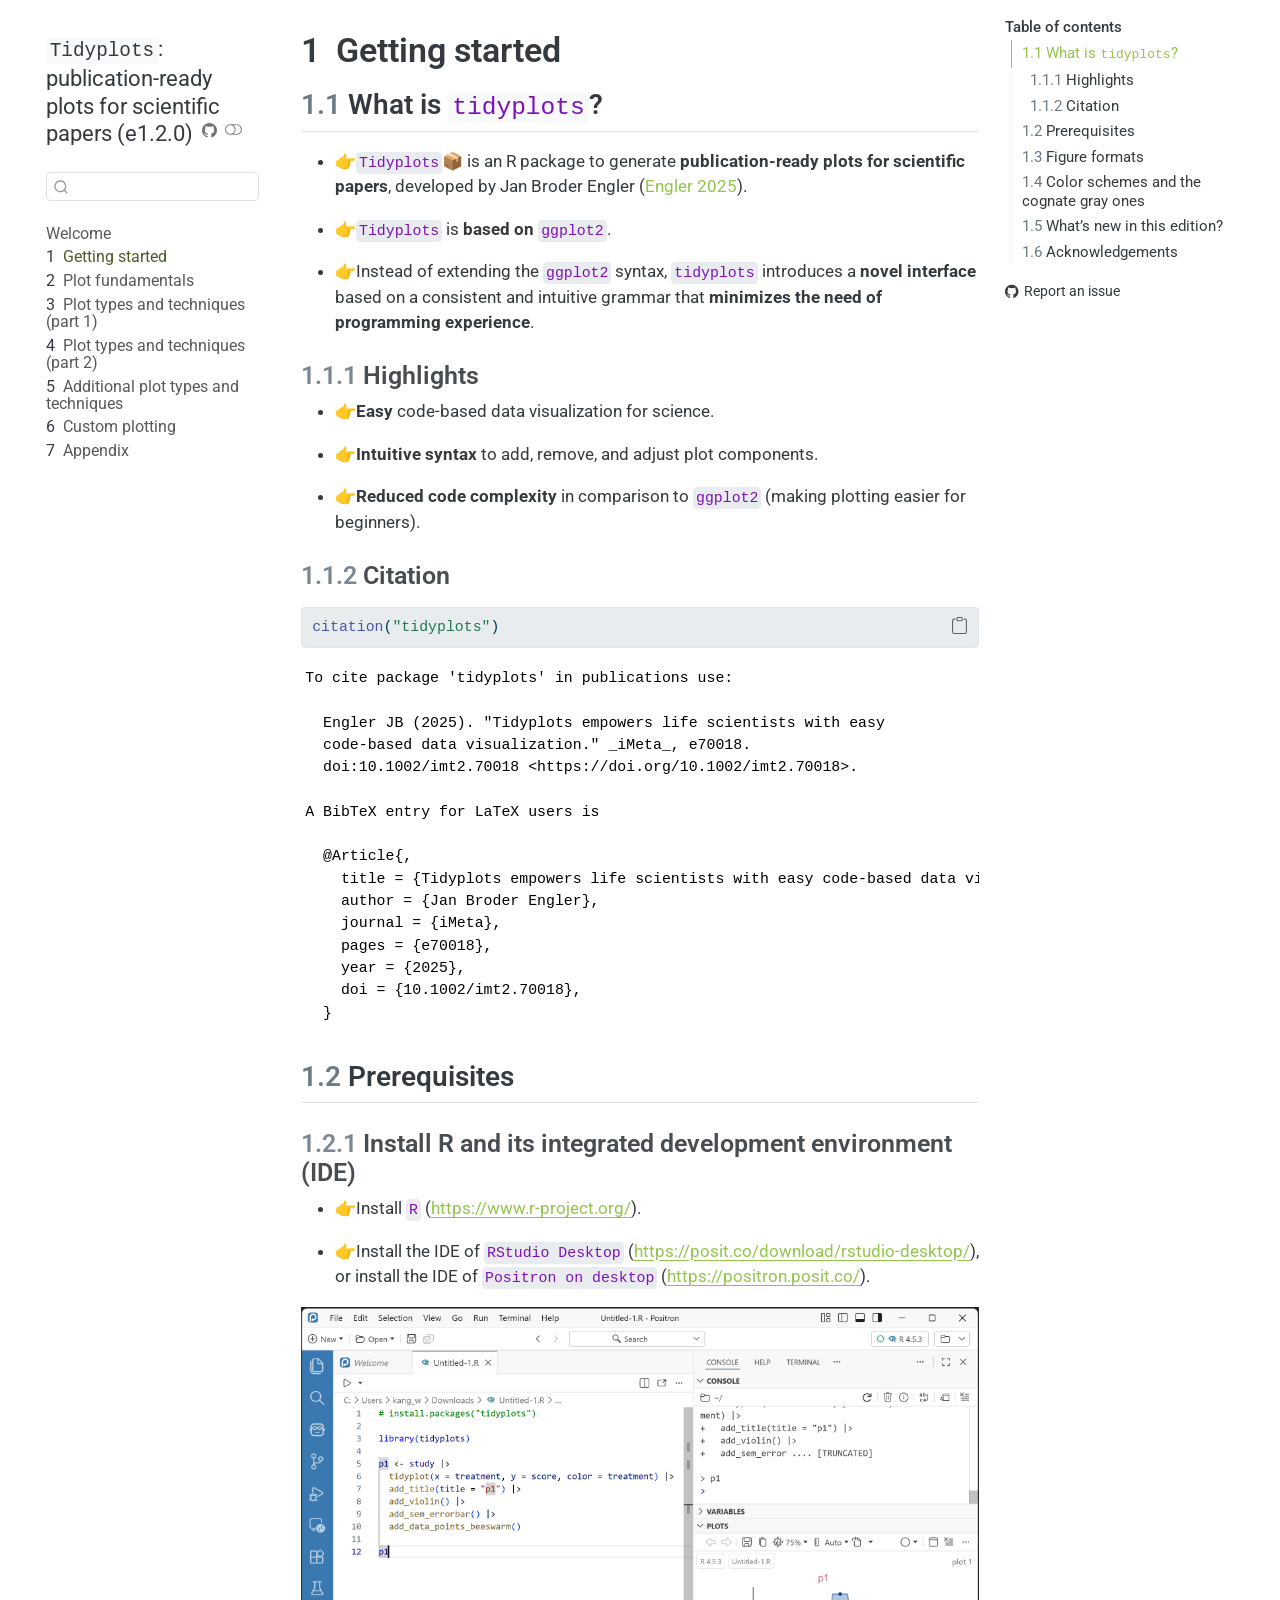
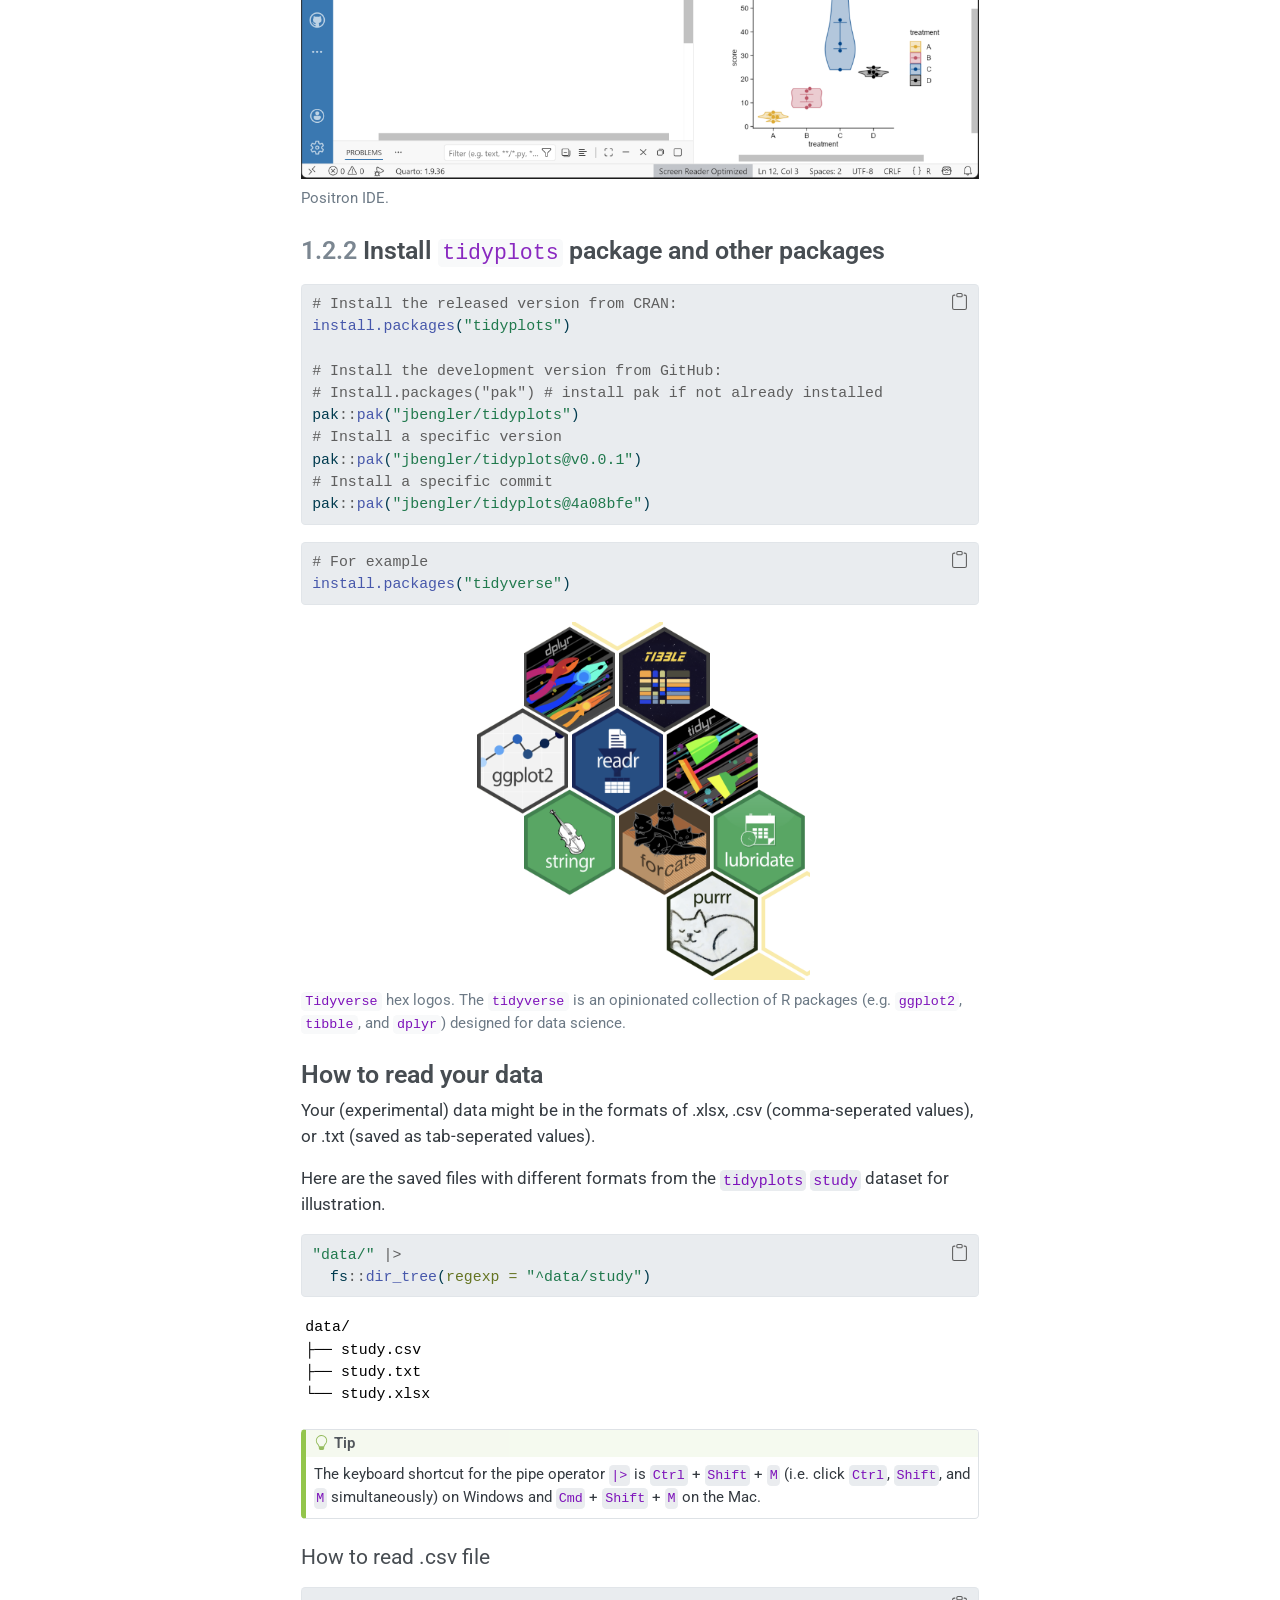
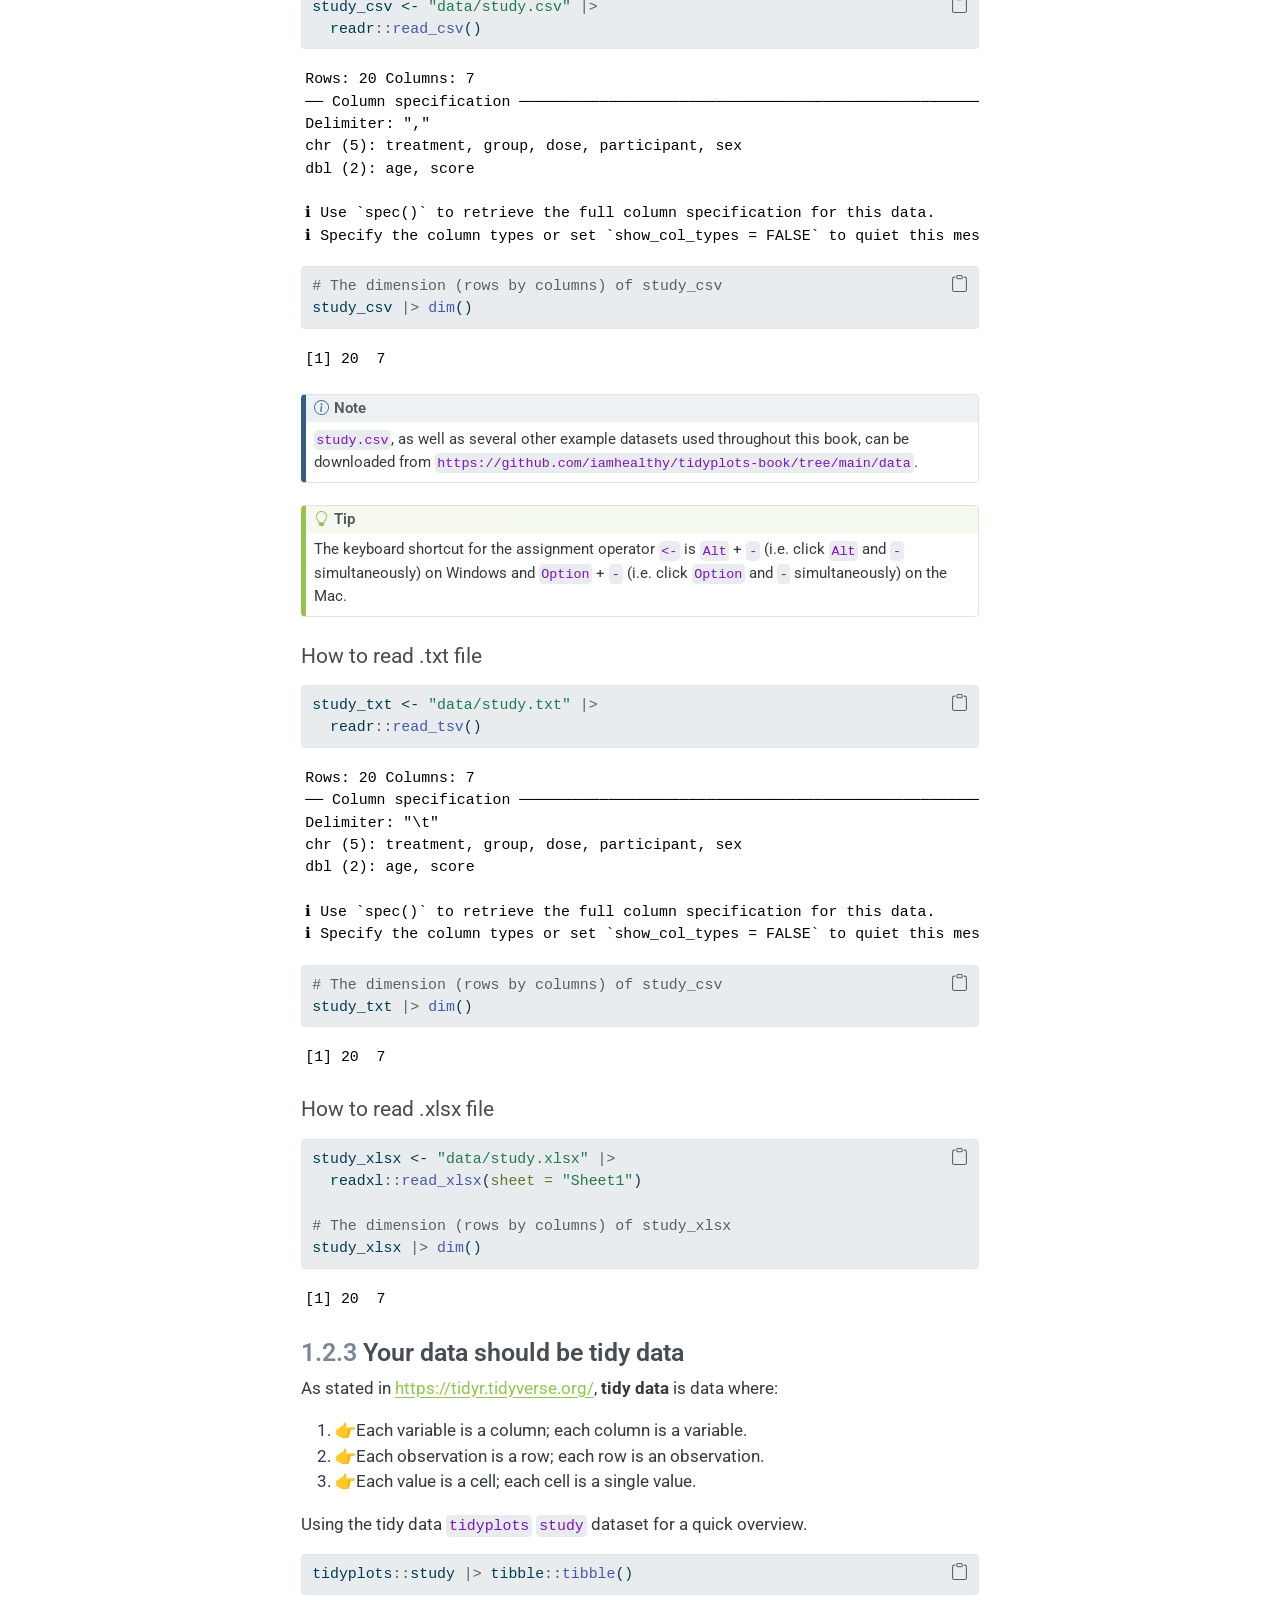
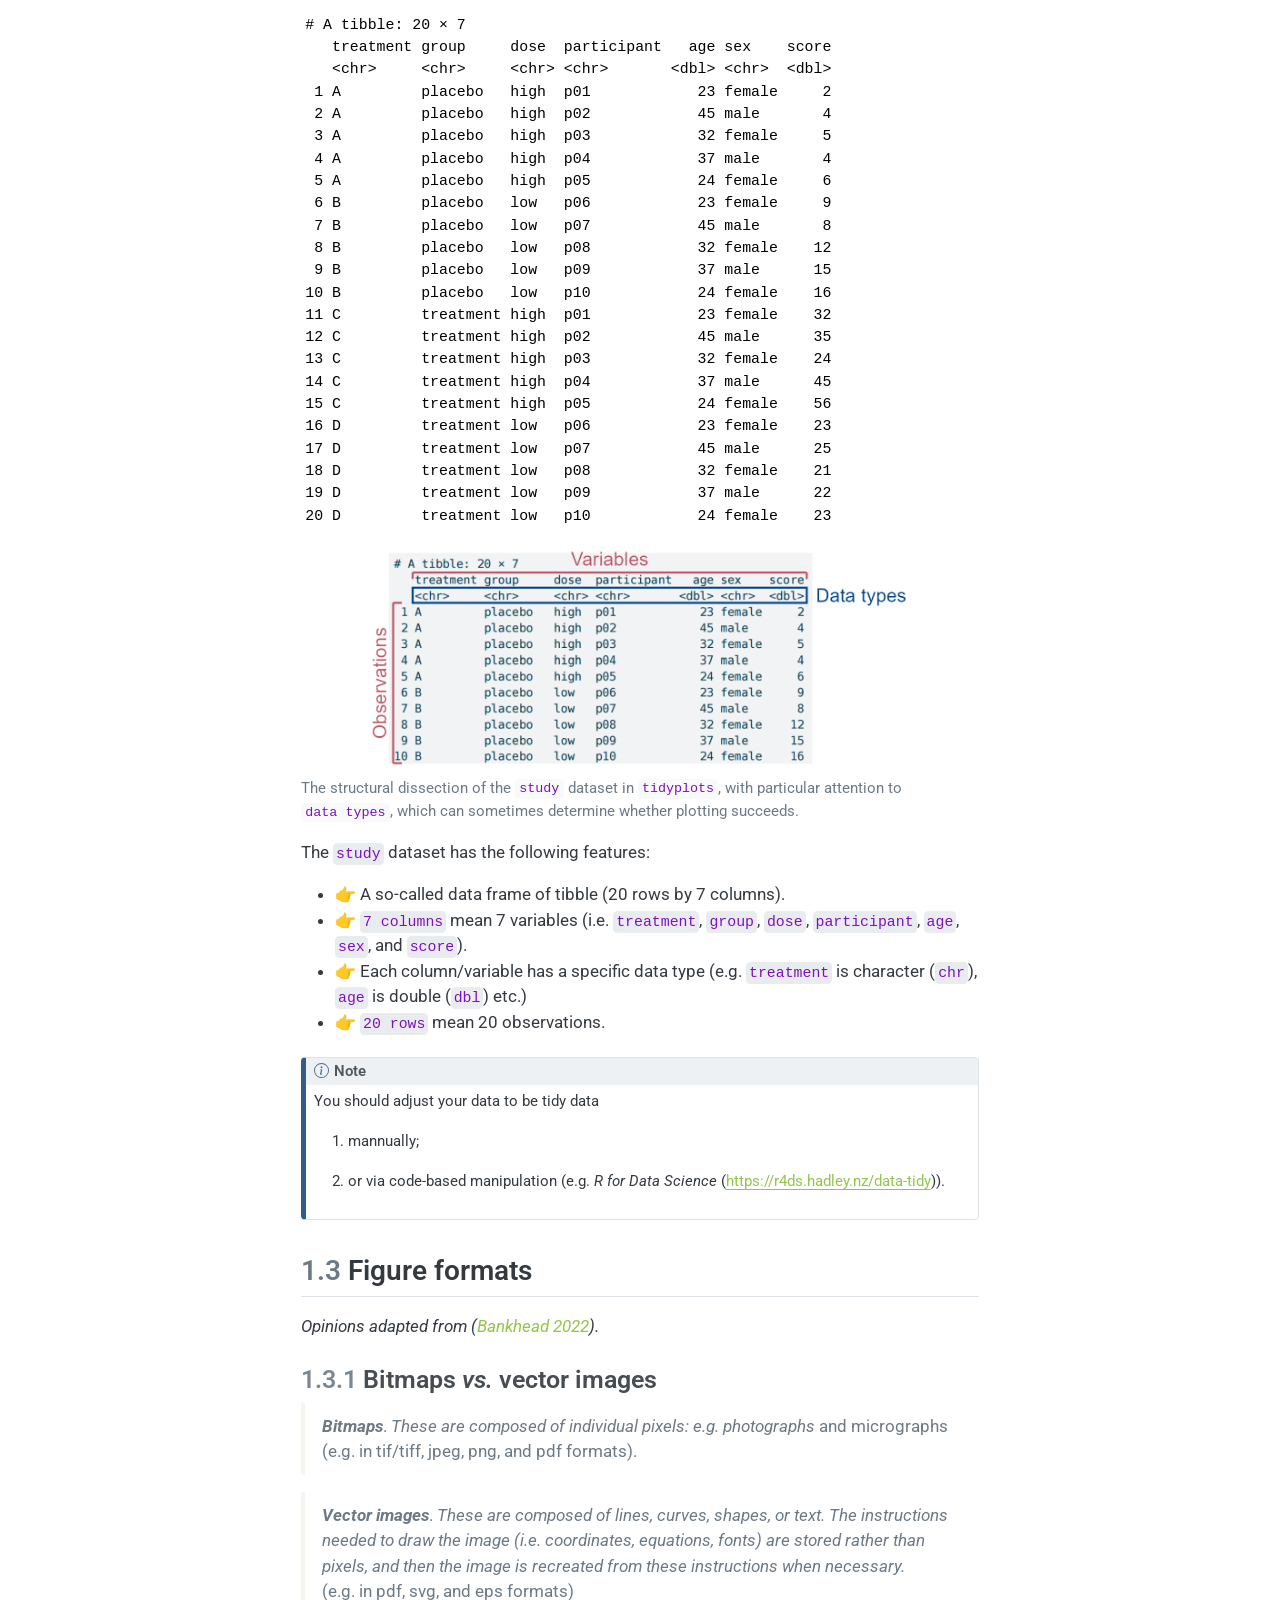
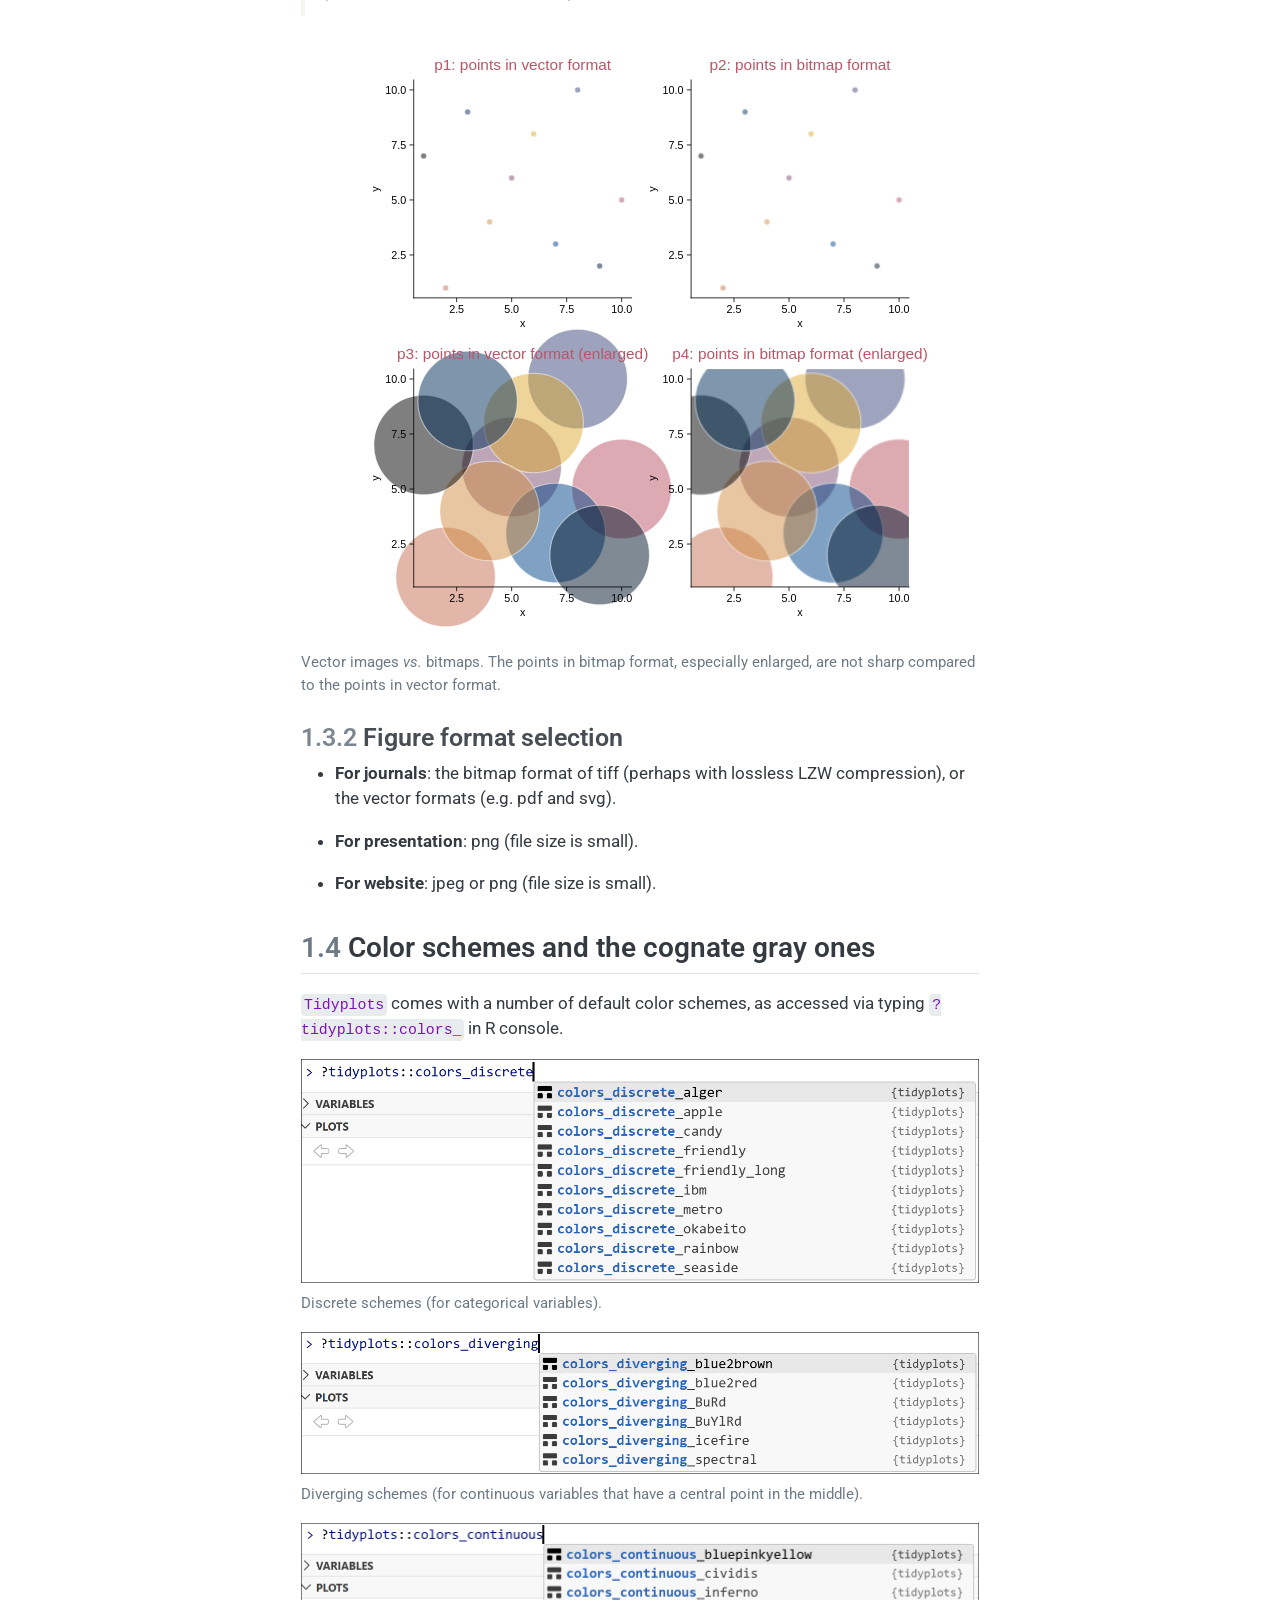
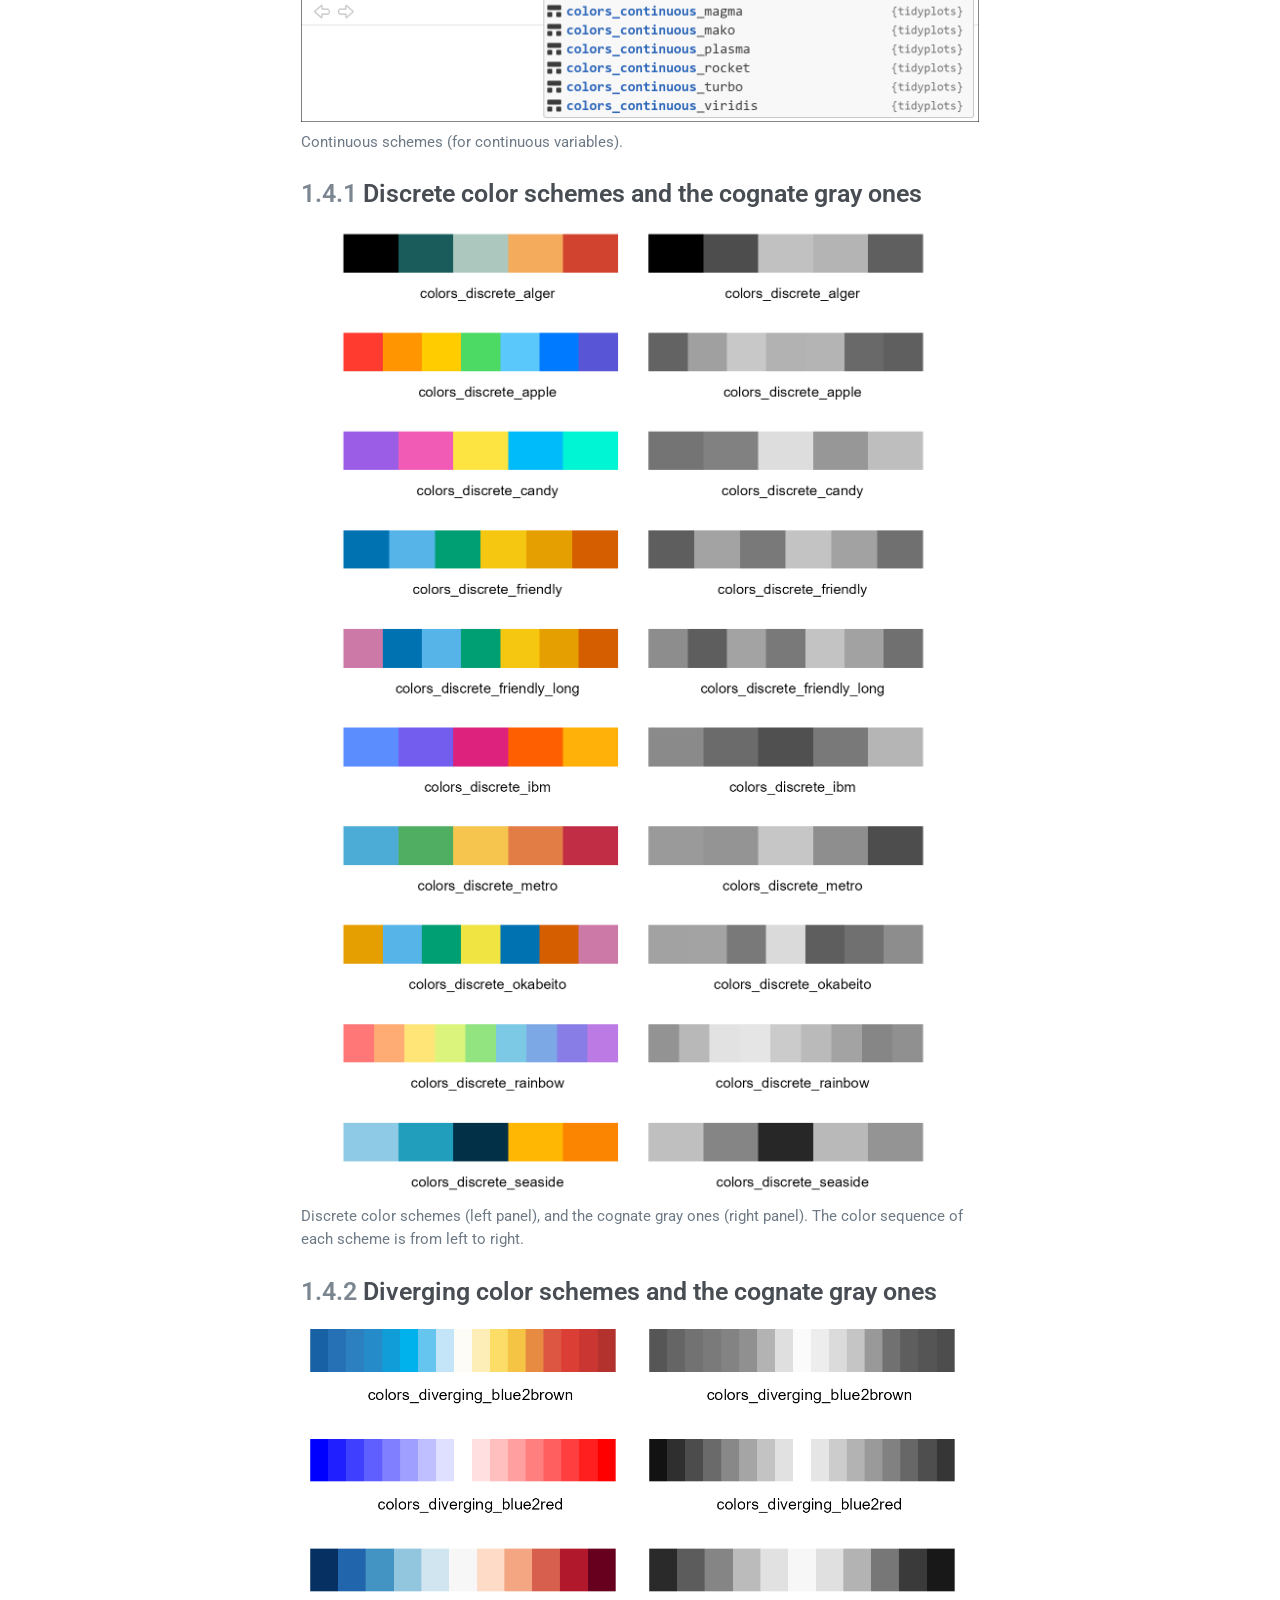
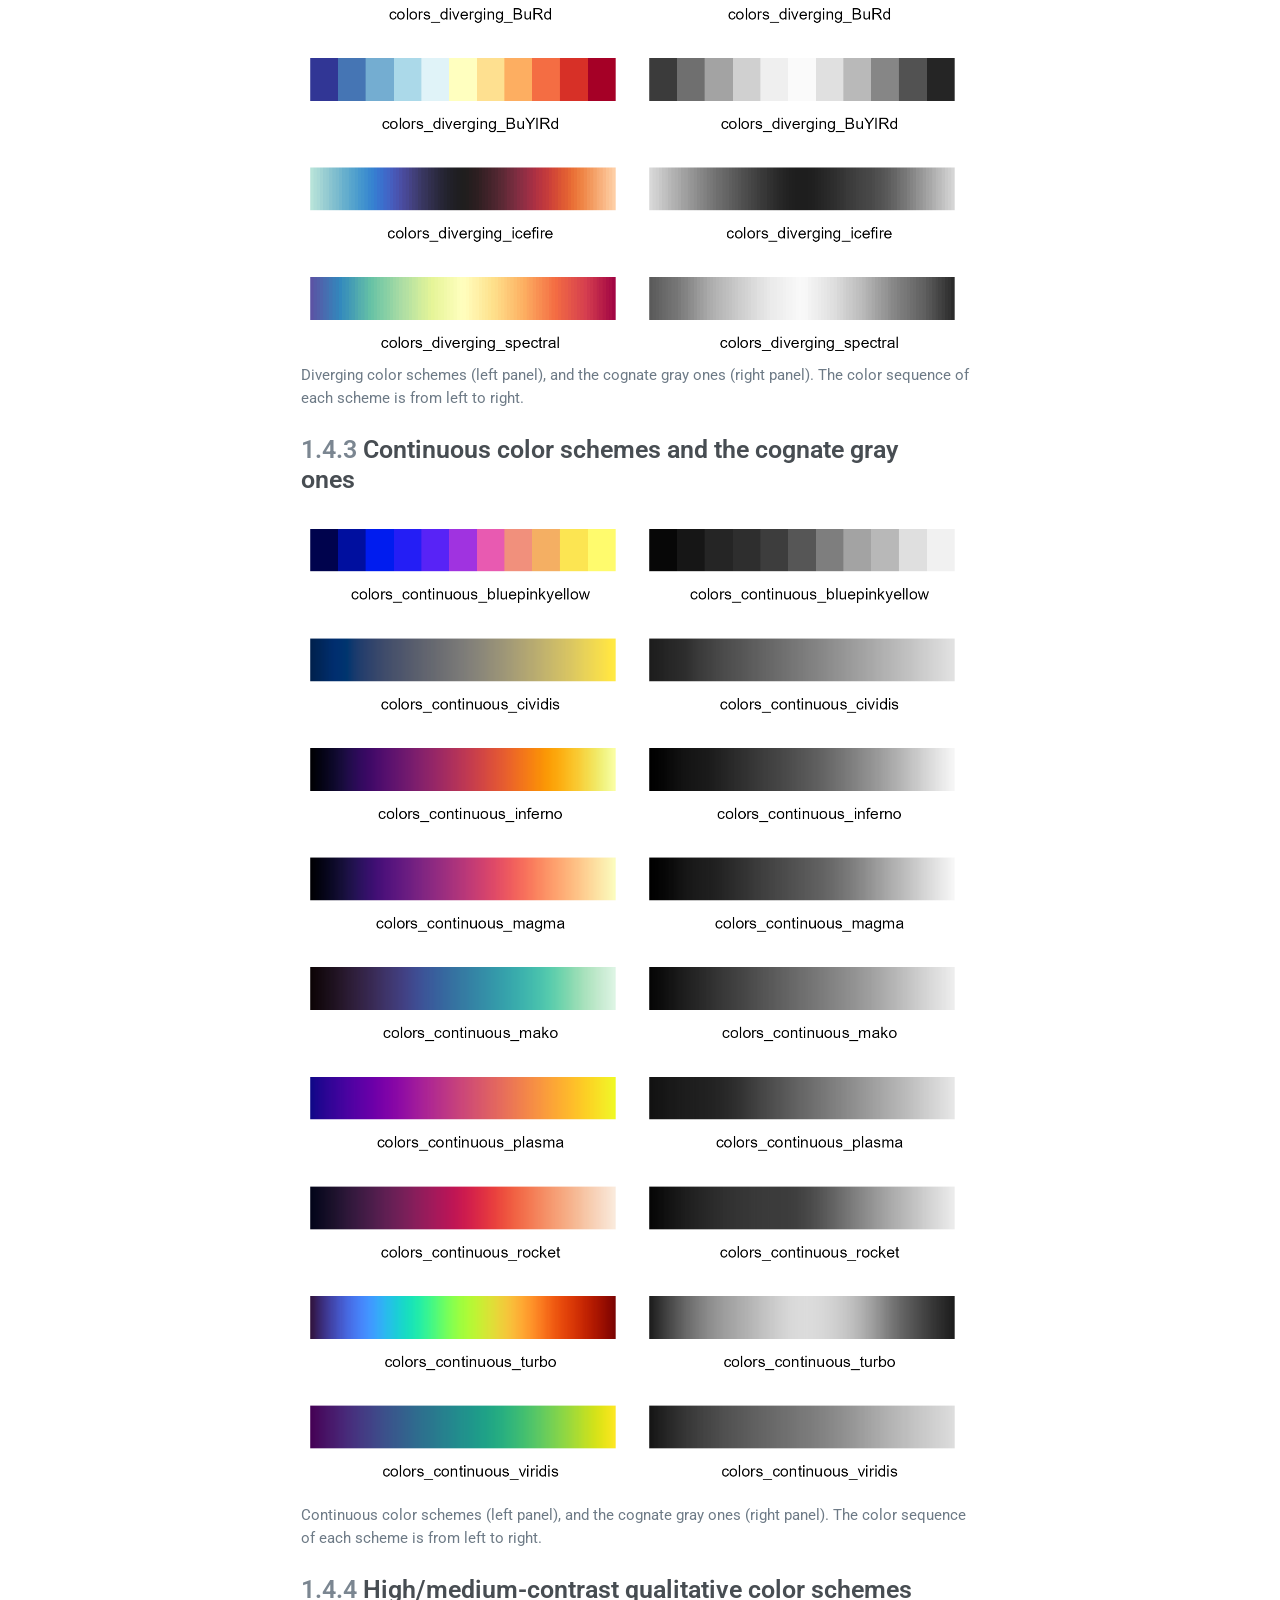
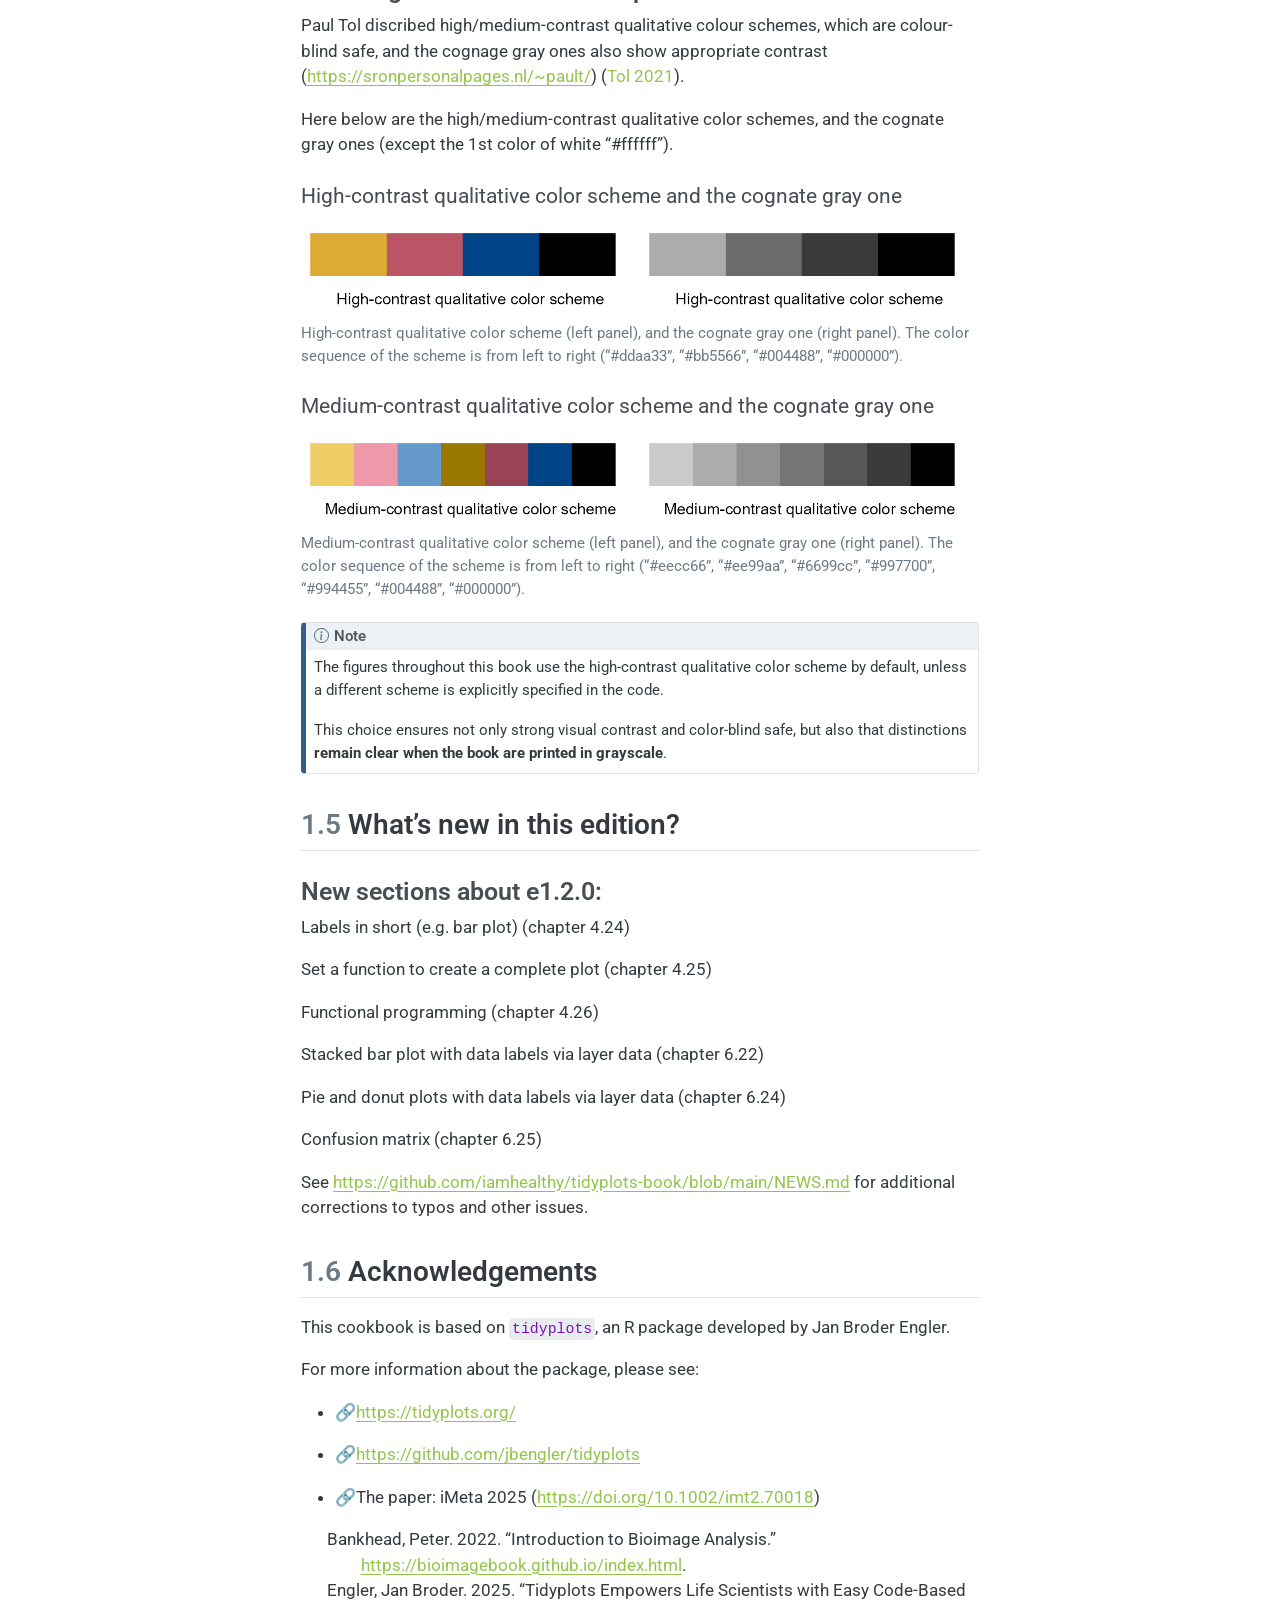
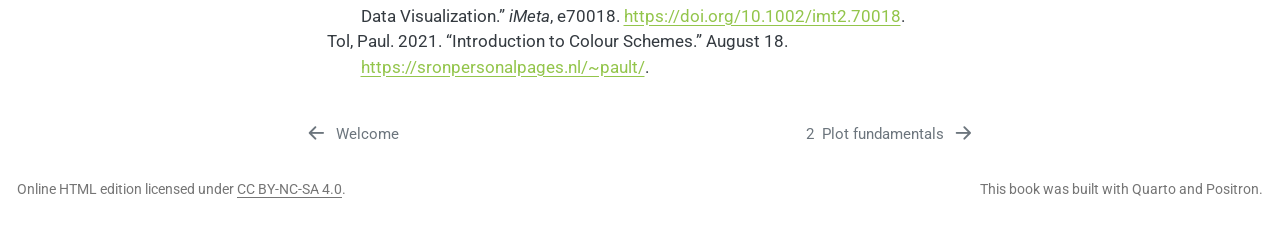
<file: _book/getting-started.html>
<!DOCTYPE html>
<html xmlns="http://www.w3.org/1999/xhtml" lang="en" xml:lang="en"><head>

<meta charset="utf-8">
<meta name="generator" content="quarto-1.9.38">

<meta name="viewport" content="width=device-width, initial-scale=1.0, user-scalable=yes">


<title>1&nbsp; Getting started – `Tidyplots`: publication-ready plots for scientific papers (e1.2.0)</title>
<style>
/* Default styles provided by pandoc.
** See https://pandoc.org/MANUAL.html#variables-for-html for config info.
*/
code{white-space: pre-wrap;}
span.smallcaps{font-variant: small-caps;}
div.columns{display: flex; gap: min(4vw, 1.5em);}
div.column{flex: auto; overflow-x: auto;}
div.hanging-indent{margin-left: 1.5em; text-indent: -1.5em;}
ul.task-list{list-style: none;}
ul.task-list li input[type="checkbox"] {
  width: 0.8em;
  margin: 0 0.8em 0.2em -1em; /* quarto-specific, see https://github.com/quarto-dev/quarto-cli/issues/4556 */ 
  vertical-align: middle;
}
/* CSS for syntax highlighting */
html { -webkit-text-size-adjust: 100%; }
pre > code.sourceCode { white-space: pre; position: relative; }
pre > code.sourceCode > span { display: inline-block; line-height: 1.25; }
pre > code.sourceCode > span:empty { height: 1.2em; }
.sourceCode { overflow: visible; }
code.sourceCode > span { color: inherit; text-decoration: inherit; }
div.sourceCode { margin: 1em 0; }
pre.sourceCode { margin: 0; }
@media screen {
div.sourceCode { overflow: auto; }
}
@media print {
pre > code.sourceCode { white-space: pre-wrap; }
pre > code.sourceCode > span { text-indent: -5em; padding-left: 5em; }
}
pre.numberSource code
  { counter-reset: source-line 0; }
pre.numberSource code > span
  { position: relative; left: -4em; counter-increment: source-line; }
pre.numberSource code > span > a:first-child::before
  { content: counter(source-line);
    position: relative; left: -1em; text-align: right; vertical-align: baseline;
    border: none; display: inline-block;
    -webkit-touch-callout: none; -webkit-user-select: none;
    -khtml-user-select: none; -moz-user-select: none;
    -ms-user-select: none; user-select: none;
    padding: 0 4px; width: 4em;
  }
pre.numberSource { margin-left: 3em;  padding-left: 4px; }
div.sourceCode
  {   }
@media screen {
pre > code.sourceCode > span > a:first-child::before { text-decoration: underline; }
}
/* CSS for citations */
div.csl-bib-body { }
div.csl-entry {
  clear: both;
}
.hanging-indent div.csl-entry {
  margin-left:2em;
  text-indent:-2em;
}
div.csl-left-margin {
  min-width:2em;
  float:left;
}
div.csl-right-inline {
  margin-left:2em;
  padding-left:1em;
}
div.csl-indent {
  margin-left: 2em;
}</style>


<script src="site_libs/quarto-nav/quarto-nav.js"></script>
<script src="site_libs/quarto-nav/headroom.min.js"></script>
<script src="site_libs/clipboard/clipboard.min.js"></script>
<script src="site_libs/quarto-search/autocomplete.umd.js"></script>
<script src="site_libs/quarto-search/fuse.min.js"></script>
<script src="site_libs/quarto-search/quarto-search.js"></script>
<meta name="quarto:offset" content="./">
<link href="./plots.html" rel="next">
<link href="./index.html" rel="prev">
<link href="./tidyplots_cover_v1.2.0.png" rel="icon" type="image/png">
<script src="site_libs/quarto-html/quarto.js" type="module"></script>
<script src="site_libs/quarto-html/tabsets/tabsets.js" type="module"></script>
<script src="site_libs/quarto-html/popper.min.js"></script>
<script src="site_libs/quarto-html/tippy.umd.min.js"></script>
<script src="site_libs/quarto-html/anchor.min.js"></script>
<link href="site_libs/quarto-html/tippy.css" rel="stylesheet">
<link href="site_libs/quarto-html/quarto-syntax-highlighting-15634bcf2e68342d4ad2dfa704d543f6.css" rel="stylesheet" class="quarto-color-scheme" id="quarto-text-highlighting-styles">
<link href="site_libs/quarto-html/quarto-syntax-highlighting-dark-0a6b7249c26820e032cb0bd839ff02b1.css" rel="stylesheet" class="quarto-color-scheme quarto-color-alternate" id="quarto-text-highlighting-styles">
<link href="site_libs/quarto-html/quarto-syntax-highlighting-15634bcf2e68342d4ad2dfa704d543f6.css" rel="stylesheet" class="quarto-color-scheme-extra" id="quarto-text-highlighting-styles">
<script src="site_libs/bootstrap/bootstrap.min.js"></script>
<link href="site_libs/bootstrap/bootstrap-icons.css" rel="stylesheet">
<link href="site_libs/bootstrap/bootstrap-12dbc0c64bc7d78fb3aaa13411330519.min.css" rel="stylesheet" append-hash="true" class="quarto-color-scheme" id="quarto-bootstrap" data-mode="light">
<link href="site_libs/bootstrap/bootstrap-dark-50dc151278dbc3c23d5484266a564328.min.css" rel="stylesheet" append-hash="true" class="quarto-color-scheme quarto-color-alternate" id="quarto-bootstrap" data-mode="dark">
<link href="site_libs/bootstrap/bootstrap-12dbc0c64bc7d78fb3aaa13411330519.min.css" rel="stylesheet" append-hash="true" class="quarto-color-scheme-extra" id="quarto-bootstrap" data-mode="light">
<script id="quarto-search-options" type="application/json">{
  "location": "sidebar",
  "copy-button": false,
  "collapse-after": 3,
  "panel-placement": "start",
  "type": "textbox",
  "limit": 50,
  "keyboard-shortcut": [
    "f",
    "/",
    "s"
  ],
  "show-item-context": false,
  "language": {
    "search-no-results-text": "No results",
    "search-matching-documents-text": "matching documents",
    "search-copy-link-title": "Copy link to search",
    "search-hide-matches-text": "Hide additional matches",
    "search-more-match-text": "more match in this document",
    "search-more-matches-text": "more matches in this document",
    "search-clear-button-title": "Clear",
    "search-text-placeholder": "",
    "search-detached-cancel-button-title": "Cancel",
    "search-submit-button-title": "Submit",
    "search-label": "Search"
  }
}</script>
<script async="" src="https://www.googletagmanager.com/gtag/js?id=G-73R3962S0Z"></script>

<script type="text/javascript">

window.dataLayer = window.dataLayer || [];
function gtag(){dataLayer.push(arguments);}
gtag('js', new Date());
gtag('config', 'G-73R3962S0Z', { 'anonymize_ip': true});
</script>


</head>

<body class="nav-sidebar floating quarto-light"><script id="quarto-html-before-body" type="application/javascript">
    const toggleBodyColorMode = (bsSheetEl) => {
      const mode = bsSheetEl.getAttribute("data-mode");
      const bodyEl = window.document.querySelector("body");
      if (mode === "dark") {
        bodyEl.classList.add("quarto-dark");
        bodyEl.classList.remove("quarto-light");
      } else {
        bodyEl.classList.add("quarto-light");
        bodyEl.classList.remove("quarto-dark");
      }
    }
    const toggleBodyColorPrimary = () => {
      const bsSheetEl = window.document.querySelector("link#quarto-bootstrap:not([rel=disabled-stylesheet])");
      if (bsSheetEl) {
        toggleBodyColorMode(bsSheetEl);
      }
    }
    const setColorSchemeToggle = (alternate) => {
      const toggles = window.document.querySelectorAll('.quarto-color-scheme-toggle');
      for (let i=0; i < toggles.length; i++) {
        const toggle = toggles[i];
        if (toggle) {
          if (alternate) {
            toggle.classList.add("alternate");
          } else {
            toggle.classList.remove("alternate");
          }
        }
      }
    };
    const toggleColorMode = (alternate) => {
      // Switch the stylesheets
      const primaryStylesheets = window.document.querySelectorAll('link.quarto-color-scheme:not(.quarto-color-alternate)');
      const alternateStylesheets = window.document.querySelectorAll('link.quarto-color-scheme.quarto-color-alternate');
      manageTransitions('#quarto-margin-sidebar .nav-link', false);
      if (alternate) {
        // note: dark is layered on light, we don't disable primary!
        enableStylesheet(alternateStylesheets);
        for (const sheetNode of alternateStylesheets) {
          if (sheetNode.id === "quarto-bootstrap") {
            toggleBodyColorMode(sheetNode);
          }
        }
      } else {
        disableStylesheet(alternateStylesheets);
        enableStylesheet(primaryStylesheets)
        toggleBodyColorPrimary();
      }
      manageTransitions('#quarto-margin-sidebar .nav-link', true);
      // Switch the toggles
      setColorSchemeToggle(alternate)
      // Hack to workaround the fact that safari doesn't
      // properly recolor the scrollbar when toggling (#1455)
      if (navigator.userAgent.indexOf('Safari') > 0 && navigator.userAgent.indexOf('Chrome') == -1) {
        manageTransitions("body", false);
        window.scrollTo(0, 1);
        setTimeout(() => {
          window.scrollTo(0, 0);
          manageTransitions("body", true);
        }, 40);
      }
    }
    const disableStylesheet = (stylesheets) => {
      for (let i=0; i < stylesheets.length; i++) {
        const stylesheet = stylesheets[i];
        stylesheet.rel = 'disabled-stylesheet';
      }
    }
    const enableStylesheet = (stylesheets) => {
      for (let i=0; i < stylesheets.length; i++) {
        const stylesheet = stylesheets[i];
        if(stylesheet.rel !== 'stylesheet') { // for Chrome, which will still FOUC without this check
          stylesheet.rel = 'stylesheet';
        }
      }
    }
    const manageTransitions = (selector, allowTransitions) => {
      const els = window.document.querySelectorAll(selector);
      for (let i=0; i < els.length; i++) {
        const el = els[i];
        if (allowTransitions) {
          el.classList.remove('notransition');
        } else {
          el.classList.add('notransition');
        }
      }
    }
    const isFileUrl = () => {
      return window.location.protocol === 'file:';
    }
    const hasAlternateSentinel = () => {
      let styleSentinel = getColorSchemeSentinel();
      if (styleSentinel !== null) {
        return styleSentinel === "alternate";
      } else {
        return false;
      }
    }
    const setStyleSentinel = (alternate) => {
      const value = alternate ? "alternate" : "default";
      if (!isFileUrl()) {
        window.localStorage.setItem("quarto-color-scheme", value);
      } else {
        localAlternateSentinel = value;
      }
    }
    const getColorSchemeSentinel = () => {
      if (!isFileUrl()) {
        const storageValue = window.localStorage.getItem("quarto-color-scheme");
        return storageValue != null ? storageValue : localAlternateSentinel;
      } else {
        return localAlternateSentinel;
      }
    }
    const toggleGiscusIfUsed = (isAlternate, darkModeDefault) => {
      const baseTheme = document.querySelector('#giscus-base-theme')?.value ?? 'light';
      const alternateTheme = document.querySelector('#giscus-alt-theme')?.value ?? 'dark';
      let newTheme = '';
      if(authorPrefersDark) {
        newTheme = isAlternate ? baseTheme : alternateTheme;
      } else {
        newTheme = isAlternate ? alternateTheme : baseTheme;
      }
      const changeGiscusTheme = () => {
        // From: https://github.com/giscus/giscus/issues/336
        const sendMessage = (message) => {
          const iframe = document.querySelector('iframe.giscus-frame');
          if (!iframe) return;
          iframe.contentWindow.postMessage({ giscus: message }, 'https://giscus.app');
        }
        sendMessage({
          setConfig: {
            theme: newTheme
          }
        });
      }
      const isGiscussLoaded = window.document.querySelector('iframe.giscus-frame') !== null;
      if (isGiscussLoaded) {
        changeGiscusTheme();
      }
    };
    const authorPrefersDark = false;
    const darkModeDefault = authorPrefersDark;
      document.querySelector('link#quarto-text-highlighting-styles.quarto-color-scheme-extra').rel = 'disabled-stylesheet';
      document.querySelector('link#quarto-bootstrap.quarto-color-scheme-extra').rel = 'disabled-stylesheet';
    let localAlternateSentinel = darkModeDefault ? 'alternate' : 'default';
    // Dark / light mode switch
    window.quartoToggleColorScheme = () => {
      // Read the current dark / light value
      let toAlternate = !hasAlternateSentinel();
      toggleColorMode(toAlternate);
      setStyleSentinel(toAlternate);
      toggleGiscusIfUsed(toAlternate, darkModeDefault);
      window.dispatchEvent(new Event('resize'));
    };
    // Switch to dark mode if need be
    if (hasAlternateSentinel()) {
      toggleColorMode(true);
    } else {
      toggleColorMode(false);
    }
  </script>

<div id="quarto-search-results"></div>
  <header id="quarto-header" class="headroom fixed-top">
  <nav class="quarto-secondary-nav">
    <div class="container-fluid d-flex">
      <button type="button" class="quarto-btn-toggle btn" data-bs-toggle="collapse" role="button" data-bs-target=".quarto-sidebar-collapse-item" aria-controls="quarto-sidebar" aria-expanded="false" aria-label="Toggle sidebar navigation" onclick="if (window.quartoToggleHeadroom) { window.quartoToggleHeadroom(); }">
        <i class="bi bi-layout-text-sidebar-reverse"></i>
      </button>
        <nav class="quarto-page-breadcrumbs" aria-label="breadcrumb"><ol class="breadcrumb"><li class="breadcrumb-item"><a href="./getting-started.html"><span class="chapter-number">1</span>&nbsp; <span class="chapter-title">Getting started</span></a></li></ol></nav>
        <a class="flex-grow-1" role="navigation" data-bs-toggle="collapse" data-bs-target=".quarto-sidebar-collapse-item" aria-controls="quarto-sidebar" aria-expanded="false" aria-label="Toggle sidebar navigation" onclick="if (window.quartoToggleHeadroom) { window.quartoToggleHeadroom(); }">      
        </a>
      <button type="button" class="btn quarto-search-button" aria-label="Search" onclick="window.quartoOpenSearch();">
        <i class="bi bi-search"></i>
      </button>
    </div>
  </nav>
</header>
<!-- content -->
<div id="quarto-content" class="quarto-container page-columns page-rows-contents page-layout-article">
<!-- sidebar -->
  <nav id="quarto-sidebar" class="sidebar collapse collapse-horizontal quarto-sidebar-collapse-item sidebar-navigation floating overflow-auto">
    <div class="pt-lg-2 mt-2 text-left sidebar-header">
    <div class="sidebar-title mb-0 py-0">
      <a href="./"><code>Tidyplots</code>: publication-ready plots for scientific papers (e1.2.0)</a> 
        <div class="sidebar-tools-main">
    <a href="https://github.com/iamhealthy/tidyplots-book/" title="Source Code" class="quarto-navigation-tool px-1" aria-label="Source Code"><i class="bi bi-github"></i></a>
  <a href="" class="quarto-color-scheme-toggle quarto-navigation-tool  px-1" onclick="window.quartoToggleColorScheme(); return false;" title="Toggle dark mode"><i class="bi"></i></a>
</div>
    </div>
      </div>
        <div class="mt-2 flex-shrink-0 align-items-center">
        <div class="sidebar-search">
        <div id="quarto-search" class="" title="Search"></div>
        </div>
        </div>
    <div class="sidebar-menu-container"> 
    <ul class="list-unstyled mt-1">
        <li class="sidebar-item">
  <div class="sidebar-item-container"> 
  <a href="./index.html" class="sidebar-item-text sidebar-link">
 <span class="menu-text">Welcome</span></a>
  </div>
</li>
        <li class="sidebar-item">
  <div class="sidebar-item-container"> 
  <a href="./getting-started.html" class="sidebar-item-text sidebar-link active">
 <span class="menu-text"><span class="chapter-number">1</span>&nbsp; <span class="chapter-title">Getting started</span></span></a>
  </div>
</li>
        <li class="sidebar-item">
  <div class="sidebar-item-container"> 
  <a href="./plots.html" class="sidebar-item-text sidebar-link">
 <span class="menu-text"><span class="chapter-number">2</span>&nbsp; <span class="chapter-title">Plot fundamentals</span></span></a>
  </div>
</li>
        <li class="sidebar-item">
  <div class="sidebar-item-container"> 
  <a href="./plots-and-skills_part1.html" class="sidebar-item-text sidebar-link">
 <span class="menu-text"><span class="chapter-number">3</span>&nbsp; <span class="chapter-title">Plot types and techniques (part 1)</span></span></a>
  </div>
</li>
        <li class="sidebar-item">
  <div class="sidebar-item-container"> 
  <a href="./plots-and-skills_part2.html" class="sidebar-item-text sidebar-link">
 <span class="menu-text"><span class="chapter-number">4</span>&nbsp; <span class="chapter-title">Plot types and techniques (part 2)</span></span></a>
  </div>
</li>
        <li class="sidebar-item">
  <div class="sidebar-item-container"> 
  <a href="./more-plots.html" class="sidebar-item-text sidebar-link">
 <span class="menu-text"><span class="chapter-number">5</span>&nbsp; <span class="chapter-title">Additional plot types and techniques</span></span></a>
  </div>
</li>
        <li class="sidebar-item">
  <div class="sidebar-item-container"> 
  <a href="./more-custom-plots.html" class="sidebar-item-text sidebar-link">
 <span class="menu-text"><span class="chapter-number">6</span>&nbsp; <span class="chapter-title">Custom plotting</span></span></a>
  </div>
</li>
        <li class="sidebar-item">
  <div class="sidebar-item-container"> 
  <a href="./appendix.html" class="sidebar-item-text sidebar-link">
 <span class="menu-text"><span class="chapter-number">7</span>&nbsp; <span class="chapter-title">Appendix</span></span></a>
  </div>
</li>
    </ul>
    </div>
</nav>
<div id="quarto-sidebar-glass" class="quarto-sidebar-collapse-item" data-bs-toggle="collapse" data-bs-target=".quarto-sidebar-collapse-item"></div>
<!-- margin-sidebar -->
    <div id="quarto-margin-sidebar" class="sidebar margin-sidebar">
        <nav id="TOC" role="doc-toc" class="toc-active">
    <h2 id="toc-title">Table of contents</h2>
   
  <ul>
  <li><a href="#what-is-tidyplots" id="toc-what-is-tidyplots" class="nav-link active" data-scroll-target="#what-is-tidyplots"><span class="header-section-number">1.1</span> What is <code>tidyplots</code>?</a>
  <ul class="collapse">
  <li><a href="#highlights" id="toc-highlights" class="nav-link" data-scroll-target="#highlights"><span class="header-section-number">1.1.1</span> Highlights</a></li>
  <li><a href="#citation" id="toc-citation" class="nav-link" data-scroll-target="#citation"><span class="header-section-number">1.1.2</span> Citation</a></li>
  </ul></li>
  <li><a href="#prerequisites" id="toc-prerequisites" class="nav-link" data-scroll-target="#prerequisites"><span class="header-section-number">1.2</span> Prerequisites</a>
  <ul class="collapse">
  <li><a href="#install-r-and-its-integrated-development-environment-ide" id="toc-install-r-and-its-integrated-development-environment-ide" class="nav-link" data-scroll-target="#install-r-and-its-integrated-development-environment-ide"><span class="header-section-number">1.2.1</span> Install R and its integrated development environment (IDE)</a></li>
  <li><a href="#install-tidyplots-package-and-other-packages" id="toc-install-tidyplots-package-and-other-packages" class="nav-link" data-scroll-target="#install-tidyplots-package-and-other-packages"><span class="header-section-number">1.2.2</span> Install <code>tidyplots</code> package and other packages</a></li>
  <li><a href="#your-data-should-be-tidy-data" id="toc-your-data-should-be-tidy-data" class="nav-link" data-scroll-target="#your-data-should-be-tidy-data"><span class="header-section-number">1.2.3</span> Your data should be tidy data</a></li>
  </ul></li>
  <li><a href="#figure-formats" id="toc-figure-formats" class="nav-link" data-scroll-target="#figure-formats"><span class="header-section-number">1.3</span> Figure formats</a>
  <ul class="collapse">
  <li><a href="#bitmaps-vs.-vector-images" id="toc-bitmaps-vs.-vector-images" class="nav-link" data-scroll-target="#bitmaps-vs.-vector-images"><span class="header-section-number">1.3.1</span> Bitmaps <em>vs.</em> vector images</a></li>
  <li><a href="#figure-format-selection" id="toc-figure-format-selection" class="nav-link" data-scroll-target="#figure-format-selection"><span class="header-section-number">1.3.2</span> Figure format selection</a></li>
  </ul></li>
  <li><a href="#color-schemes-and-the-cognate-gray-ones" id="toc-color-schemes-and-the-cognate-gray-ones" class="nav-link" data-scroll-target="#color-schemes-and-the-cognate-gray-ones"><span class="header-section-number">1.4</span> Color schemes and the cognate gray ones</a>
  <ul class="collapse">
  <li><a href="#discrete-color-schemes-and-the-cognate-gray-ones" id="toc-discrete-color-schemes-and-the-cognate-gray-ones" class="nav-link" data-scroll-target="#discrete-color-schemes-and-the-cognate-gray-ones"><span class="header-section-number">1.4.1</span> Discrete color schemes and the cognate gray ones</a></li>
  <li><a href="#diverging-color-schemes-and-the-cognate-gray-ones" id="toc-diverging-color-schemes-and-the-cognate-gray-ones" class="nav-link" data-scroll-target="#diverging-color-schemes-and-the-cognate-gray-ones"><span class="header-section-number">1.4.2</span> Diverging color schemes and the cognate gray ones</a></li>
  <li><a href="#continuous-color-schemes-and-the-cognate-gray-ones" id="toc-continuous-color-schemes-and-the-cognate-gray-ones" class="nav-link" data-scroll-target="#continuous-color-schemes-and-the-cognate-gray-ones"><span class="header-section-number">1.4.3</span> Continuous color schemes and the cognate gray ones</a></li>
  <li><a href="#sec-high-contrast" id="toc-sec-high-contrast" class="nav-link" data-scroll-target="#sec-high-contrast"><span class="header-section-number">1.4.4</span> High/medium-contrast qualitative color schemes</a></li>
  </ul></li>
  <li><a href="#whats-new-in-this-edition" id="toc-whats-new-in-this-edition" class="nav-link" data-scroll-target="#whats-new-in-this-edition"><span class="header-section-number">1.5</span> What’s new in this edition?</a></li>
  <li><a href="#acknowledgements" id="toc-acknowledgements" class="nav-link" data-scroll-target="#acknowledgements"><span class="header-section-number">1.6</span> Acknowledgements</a></li>
  </ul>
<div class="toc-actions"><ul><li><a href="https://github.com/iamhealthy/tidyplots-book/issues/new" class="toc-action"><i class="bi bi-github"></i>Report an issue</a></li></ul></div></nav>
    </div>
<!-- main -->
<main class="content" id="quarto-document-content">


<header id="title-block-header" class="quarto-title-block default">
<div class="quarto-title">
<h1 class="title"><span class="chapter-number">1</span>&nbsp; <span class="chapter-title">Getting started</span></h1>
</div>



<div class="quarto-title-meta">

    
  
    
  </div>
  


</header>


<section id="what-is-tidyplots" class="level2" data-number="1.1">
<h2 data-number="1.1" class="anchored" data-anchor-id="what-is-tidyplots"><span class="header-section-number">1.1</span> What is <code>tidyplots</code>?</h2>
<ul>
<li><p>👉<code>Tidyplots</code>📦 is an R package to generate <strong>publication-ready plots for scientific papers</strong>, developed by Jan Broder Engler <span class="citation" data-cites="tidyplots">(<a href="#ref-tidyplots" role="doc-biblioref">Engler 2025</a>)</span>.</p></li>
<li><p>👉<code>Tidyplots</code> is <strong>based on <code>ggplot2</code></strong>.</p></li>
<li><p>👉Instead of extending the <code>ggplot2</code> syntax, <code>tidyplots</code> introduces a <strong>novel interface</strong> based on a consistent and intuitive grammar that <strong>minimizes the need of programming experience</strong>.</p></li>
</ul>
<section id="highlights" class="level3 unlisted" data-number="1.1.1">
<h3 class="unlisted anchored" data-number="1.1.1" data-anchor-id="highlights"><span class="header-section-number">1.1.1</span> Highlights</h3>
<ul>
<li><p>👉<strong>Easy</strong> code-based data visualization for science.</p></li>
<li><p>👉<strong>Intuitive syntax</strong> to add, remove, and adjust plot components.</p></li>
<li><p>👉<strong>Reduced code complexity</strong> in comparison to <code>ggplot2</code> (making plotting easier for beginners).</p></li>
</ul>
</section>
<section id="citation" class="level3 unlisted" data-number="1.1.2">
<h3 class="unlisted anchored" data-number="1.1.2" data-anchor-id="citation"><span class="header-section-number">1.1.2</span> Citation</h3>
<div class="cell">
<div class="code-copy-outer-scaffold"><div class="sourceCode cell-code" id="cb1"><pre class="sourceCode r code-with-copy"><code class="sourceCode r"><span id="cb1-1"><a href="#cb1-1" aria-hidden="true" tabindex="-1"></a><span class="fu">citation</span>(<span class="st">"tidyplots"</span>)</span></code></pre></div><button title="Copy to Clipboard" class="code-copy-button"><i class="bi"></i></button></div>
<div class="cell-output cell-output-stdout">
<pre><code>To cite package 'tidyplots' in publications use:

  Engler JB (2025). "Tidyplots empowers life scientists with easy
  code-based data visualization." _iMeta_, e70018.
  doi:10.1002/imt2.70018 &lt;https://doi.org/10.1002/imt2.70018&gt;.

A BibTeX entry for LaTeX users is

  @Article{,
    title = {Tidyplots empowers life scientists with easy code-based data visualization},
    author = {Jan Broder Engler},
    journal = {iMeta},
    pages = {e70018},
    year = {2025},
    doi = {10.1002/imt2.70018},
  }</code></pre>
</div>
</div>
</section>
</section>
<section id="prerequisites" class="level2" data-number="1.2">
<h2 data-number="1.2" class="anchored" data-anchor-id="prerequisites"><span class="header-section-number">1.2</span> Prerequisites</h2>
<section id="install-r-and-its-integrated-development-environment-ide" class="level3 unlisted" data-number="1.2.1">
<h3 class="unlisted anchored" data-number="1.2.1" data-anchor-id="install-r-and-its-integrated-development-environment-ide"><span class="header-section-number">1.2.1</span> Install R and its integrated development environment (IDE)</h3>
<ul>
<li><p>👉Install <code>R</code> (<a href="https://www.r-project.org/" class="uri">https://www.r-project.org/</a>).</p></li>
<li><p>👉Install the IDE of <code>RStudio Desktop</code> (<a href="https://posit.co/download/rstudio-desktop/" class="uri">https://posit.co/download/rstudio-desktop/</a>), or install the IDE of <code>Positron on desktop</code> (<a href="https://positron.posit.co/" class="uri">https://positron.posit.co/</a>).</p></li>
</ul>
<div class="quarto-figure quarto-figure-center">
<figure class="figure">
<p><img src="images/PositronIDE_1.png" class="img-fluid figure-img" style="width:100.0%"></p>
<figcaption>Positron IDE.</figcaption>
</figure>
</div>
</section>
<section id="install-tidyplots-package-and-other-packages" class="level3 unlisted" data-number="1.2.2">
<h3 class="unlisted anchored" data-number="1.2.2" data-anchor-id="install-tidyplots-package-and-other-packages"><span class="header-section-number">1.2.2</span> Install <code>tidyplots</code> package and other packages</h3>
<div class="cell">
<div class="code-copy-outer-scaffold"><div class="sourceCode cell-code" id="cb3"><pre class="sourceCode r code-with-copy"><code class="sourceCode r"><span id="cb3-1"><a href="#cb3-1" aria-hidden="true" tabindex="-1"></a><span class="co"># Install the released version from CRAN:</span></span>
<span id="cb3-2"><a href="#cb3-2" aria-hidden="true" tabindex="-1"></a><span class="fu">install.packages</span>(<span class="st">"tidyplots"</span>)</span>
<span id="cb3-3"><a href="#cb3-3" aria-hidden="true" tabindex="-1"></a></span>
<span id="cb3-4"><a href="#cb3-4" aria-hidden="true" tabindex="-1"></a><span class="co"># Install the development version from GitHub:</span></span>
<span id="cb3-5"><a href="#cb3-5" aria-hidden="true" tabindex="-1"></a><span class="co"># Install.packages("pak") # install pak if not already installed</span></span>
<span id="cb3-6"><a href="#cb3-6" aria-hidden="true" tabindex="-1"></a>pak<span class="sc">::</span><span class="fu">pak</span>(<span class="st">"jbengler/tidyplots"</span>)</span>
<span id="cb3-7"><a href="#cb3-7" aria-hidden="true" tabindex="-1"></a><span class="co"># Install a specific version</span></span>
<span id="cb3-8"><a href="#cb3-8" aria-hidden="true" tabindex="-1"></a>pak<span class="sc">::</span><span class="fu">pak</span>(<span class="st">"jbengler/tidyplots@v0.0.1"</span>)</span>
<span id="cb3-9"><a href="#cb3-9" aria-hidden="true" tabindex="-1"></a><span class="co"># Install a specific commit</span></span>
<span id="cb3-10"><a href="#cb3-10" aria-hidden="true" tabindex="-1"></a>pak<span class="sc">::</span><span class="fu">pak</span>(<span class="st">"jbengler/tidyplots@4a08bfe"</span>)</span></code></pre></div><button title="Copy to Clipboard" class="code-copy-button"><i class="bi"></i></button></div>
</div>
<div class="cell">
<div class="code-copy-outer-scaffold"><div class="sourceCode cell-code" id="cb4"><pre class="sourceCode r code-with-copy"><code class="sourceCode r"><span id="cb4-1"><a href="#cb4-1" aria-hidden="true" tabindex="-1"></a><span class="co"># For example</span></span>
<span id="cb4-2"><a href="#cb4-2" aria-hidden="true" tabindex="-1"></a><span class="fu">install.packages</span>(<span class="st">"tidyverse"</span>)</span></code></pre></div><button title="Copy to Clipboard" class="code-copy-button"><i class="bi"></i></button></div>
</div>
<div class="quarto-figure quarto-figure-center">
<figure class="figure">
<p><img src="images/tidyverse.png" class="img-fluid figure-img" style="width:50.0%"></p>
<figcaption><code>Tidyverse</code> hex logos. The <code>tidyverse</code> is an opinionated collection of R packages (e.g.&nbsp;<code>ggplot2</code>, <code>tibble</code>, and <code>dplyr</code>) designed for data science.</figcaption>
</figure>
</div>
</section>
<section id="how-to-read-your-data" class="level3 unnumbered unlisted">
<h3 class="unnumbered unlisted anchored" data-anchor-id="how-to-read-your-data">How to read your data</h3>
<p>Your (experimental) data might be in the formats of .xlsx, .csv (comma-seperated values), or .txt (saved as tab-seperated values).</p>
<p>Here are the saved files with different formats from the <code>tidyplots</code> <code>study</code> dataset for illustration.</p>
<div class="cell">
<div class="code-copy-outer-scaffold"><div class="sourceCode cell-code" id="cb5"><pre class="sourceCode r code-with-copy"><code class="sourceCode r"><span id="cb5-1"><a href="#cb5-1" aria-hidden="true" tabindex="-1"></a><span class="st">"data/"</span> <span class="sc">|&gt;</span> </span>
<span id="cb5-2"><a href="#cb5-2" aria-hidden="true" tabindex="-1"></a>  fs<span class="sc">::</span><span class="fu">dir_tree</span>(<span class="at">regexp =</span> <span class="st">"^data/study"</span>)</span></code></pre></div><button title="Copy to Clipboard" class="code-copy-button"><i class="bi"></i></button></div>
<div class="cell-output cell-output-stdout">
<pre><code>data/
├── study.csv
├── study.txt
└── study.xlsx</code></pre>
</div>
</div>
<div class="callout callout-style-default callout-tip callout-titled">
<div class="callout-header d-flex align-content-center">
<div class="callout-icon-container">
<i class="callout-icon"></i>
</div>
<div class="callout-title-container flex-fill">
Tip
</div>
</div>
<div class="callout-body-container callout-body">
<p>The keyboard shortcut for the pipe operator <code>|&gt;</code> is <code>Ctrl</code> + <code>Shift</code> + <code>M</code> (i.e.&nbsp;click <code>Ctrl</code>, <code>Shift</code>, and <code>M</code> simultaneously) on Windows and <code>Cmd</code> + <code>Shift</code> + <code>M</code> on the Mac.</p>
</div>
</div>
<section id="how-to-read-.csv-file" class="level4 unnumbered unlisted">
<h4 class="unnumbered unlisted anchored" data-anchor-id="how-to-read-.csv-file">How to read .csv file</h4>
<div class="cell">
<div class="code-copy-outer-scaffold"><div class="sourceCode cell-code" id="cb7"><pre class="sourceCode r code-with-copy"><code class="sourceCode r"><span id="cb7-1"><a href="#cb7-1" aria-hidden="true" tabindex="-1"></a>study_csv <span class="ot">&lt;-</span> <span class="st">"data/study.csv"</span> <span class="sc">|&gt;</span> </span>
<span id="cb7-2"><a href="#cb7-2" aria-hidden="true" tabindex="-1"></a>  readr<span class="sc">::</span><span class="fu">read_csv</span>()</span></code></pre></div><button title="Copy to Clipboard" class="code-copy-button"><i class="bi"></i></button></div>
<div class="cell-output cell-output-stderr">
<pre><code>Rows: 20 Columns: 7
── Column specification ────────────────────────────────────────────────────────
Delimiter: ","
chr (5): treatment, group, dose, participant, sex
dbl (2): age, score

ℹ Use `spec()` to retrieve the full column specification for this data.
ℹ Specify the column types or set `show_col_types = FALSE` to quiet this message.</code></pre>
</div>
<div class="code-copy-outer-scaffold"><div class="sourceCode cell-code" id="cb9"><pre class="sourceCode r code-with-copy"><code class="sourceCode r"><span id="cb9-1"><a href="#cb9-1" aria-hidden="true" tabindex="-1"></a><span class="co"># The dimension (rows by columns) of study_csv</span></span>
<span id="cb9-2"><a href="#cb9-2" aria-hidden="true" tabindex="-1"></a>study_csv <span class="sc">|&gt;</span> <span class="fu">dim</span>()</span></code></pre></div><button title="Copy to Clipboard" class="code-copy-button"><i class="bi"></i></button></div>
<div class="cell-output cell-output-stdout">
<pre><code>[1] 20  7</code></pre>
</div>
</div>
<div class="callout callout-style-default callout-note callout-titled">
<div class="callout-header d-flex align-content-center">
<div class="callout-icon-container">
<i class="callout-icon"></i>
</div>
<div class="callout-title-container flex-fill">
Note
</div>
</div>
<div class="callout-body-container callout-body">
<p><code>study.csv</code>, as well as several other example datasets used throughout this book, can be downloaded from <code>https://github.com/iamhealthy/tidyplots-book/tree/main/data</code>.</p>
</div>
</div>
<div class="callout callout-style-default callout-tip callout-titled">
<div class="callout-header d-flex align-content-center">
<div class="callout-icon-container">
<i class="callout-icon"></i>
</div>
<div class="callout-title-container flex-fill">
Tip
</div>
</div>
<div class="callout-body-container callout-body">
<p>The keyboard shortcut for the assignment operator <code>&lt;-</code> is <code>Alt</code> + <code>-</code> (i.e.&nbsp;click <code>Alt</code> and <code>-</code> simultaneously) on Windows and <code>Option</code> + <code>-</code> (i.e.&nbsp;click <code>Option</code> and <code>-</code> simultaneously) on the Mac.</p>
</div>
</div>
</section>
<section id="how-to-read-.txt-file" class="level4 unnumbered unlisted">
<h4 class="unnumbered unlisted anchored" data-anchor-id="how-to-read-.txt-file">How to read .txt file</h4>
<div class="cell">
<div class="code-copy-outer-scaffold"><div class="sourceCode cell-code" id="cb11"><pre class="sourceCode r code-with-copy"><code class="sourceCode r"><span id="cb11-1"><a href="#cb11-1" aria-hidden="true" tabindex="-1"></a>study_txt <span class="ot">&lt;-</span> <span class="st">"data/study.txt"</span> <span class="sc">|&gt;</span> </span>
<span id="cb11-2"><a href="#cb11-2" aria-hidden="true" tabindex="-1"></a>  readr<span class="sc">::</span><span class="fu">read_tsv</span>()</span></code></pre></div><button title="Copy to Clipboard" class="code-copy-button"><i class="bi"></i></button></div>
<div class="cell-output cell-output-stderr">
<pre><code>Rows: 20 Columns: 7
── Column specification ────────────────────────────────────────────────────────
Delimiter: "\t"
chr (5): treatment, group, dose, participant, sex
dbl (2): age, score

ℹ Use `spec()` to retrieve the full column specification for this data.
ℹ Specify the column types or set `show_col_types = FALSE` to quiet this message.</code></pre>
</div>
<div class="code-copy-outer-scaffold"><div class="sourceCode cell-code" id="cb13"><pre class="sourceCode r code-with-copy"><code class="sourceCode r"><span id="cb13-1"><a href="#cb13-1" aria-hidden="true" tabindex="-1"></a><span class="co"># The dimension (rows by columns) of study_csv</span></span>
<span id="cb13-2"><a href="#cb13-2" aria-hidden="true" tabindex="-1"></a>study_txt <span class="sc">|&gt;</span> <span class="fu">dim</span>()</span></code></pre></div><button title="Copy to Clipboard" class="code-copy-button"><i class="bi"></i></button></div>
<div class="cell-output cell-output-stdout">
<pre><code>[1] 20  7</code></pre>
</div>
</div>
</section>
<section id="how-to-read-.xlsx-file" class="level4 unnumbered unlisted">
<h4 class="unnumbered unlisted anchored" data-anchor-id="how-to-read-.xlsx-file">How to read .xlsx file</h4>
<div class="cell">
<div class="code-copy-outer-scaffold"><div class="sourceCode cell-code" id="cb15"><pre class="sourceCode r code-with-copy"><code class="sourceCode r"><span id="cb15-1"><a href="#cb15-1" aria-hidden="true" tabindex="-1"></a>study_xlsx <span class="ot">&lt;-</span> <span class="st">"data/study.xlsx"</span> <span class="sc">|&gt;</span> </span>
<span id="cb15-2"><a href="#cb15-2" aria-hidden="true" tabindex="-1"></a>  readxl<span class="sc">::</span><span class="fu">read_xlsx</span>(<span class="at">sheet =</span> <span class="st">"Sheet1"</span>)</span>
<span id="cb15-3"><a href="#cb15-3" aria-hidden="true" tabindex="-1"></a></span>
<span id="cb15-4"><a href="#cb15-4" aria-hidden="true" tabindex="-1"></a><span class="co"># The dimension (rows by columns) of study_xlsx</span></span>
<span id="cb15-5"><a href="#cb15-5" aria-hidden="true" tabindex="-1"></a>study_xlsx <span class="sc">|&gt;</span> <span class="fu">dim</span>()</span></code></pre></div><button title="Copy to Clipboard" class="code-copy-button"><i class="bi"></i></button></div>
<div class="cell-output cell-output-stdout">
<pre><code>[1] 20  7</code></pre>
</div>
</div>
</section>
</section>
<section id="your-data-should-be-tidy-data" class="level3 unlisted" data-number="1.2.3">
<h3 class="unlisted anchored" data-number="1.2.3" data-anchor-id="your-data-should-be-tidy-data"><span class="header-section-number">1.2.3</span> Your data should be tidy data</h3>
<p>As stated in <a href="https://tidyr.tidyverse.org/" class="uri">https://tidyr.tidyverse.org/</a>, <strong>tidy data</strong> is data where:</p>
<ol type="1">
<li>👉Each variable is a column; each column is a variable.</li>
<li>👉Each observation is a row; each row is an observation.</li>
<li>👉Each value is a cell; each cell is a single value.</li>
</ol>
<p>Using the tidy data <code>tidyplots</code> <code>study</code> dataset for a quick overview.</p>
<div class="cell">
<div class="code-copy-outer-scaffold"><div class="sourceCode cell-code" id="cb17"><pre class="sourceCode r code-with-copy"><code class="sourceCode r"><span id="cb17-1"><a href="#cb17-1" aria-hidden="true" tabindex="-1"></a>tidyplots<span class="sc">::</span>study <span class="sc">|&gt;</span> tibble<span class="sc">::</span><span class="fu">tibble</span>()</span></code></pre></div><button title="Copy to Clipboard" class="code-copy-button"><i class="bi"></i></button></div>
<div class="cell-output cell-output-stdout">
<pre><code># A tibble: 20 × 7
   treatment group     dose  participant   age sex    score
   &lt;chr&gt;     &lt;chr&gt;     &lt;chr&gt; &lt;chr&gt;       &lt;dbl&gt; &lt;chr&gt;  &lt;dbl&gt;
 1 A         placebo   high  p01            23 female     2
 2 A         placebo   high  p02            45 male       4
 3 A         placebo   high  p03            32 female     5
 4 A         placebo   high  p04            37 male       4
 5 A         placebo   high  p05            24 female     6
 6 B         placebo   low   p06            23 female     9
 7 B         placebo   low   p07            45 male       8
 8 B         placebo   low   p08            32 female    12
 9 B         placebo   low   p09            37 male      15
10 B         placebo   low   p10            24 female    16
11 C         treatment high  p01            23 female    32
12 C         treatment high  p02            45 male      35
13 C         treatment high  p03            32 female    24
14 C         treatment high  p04            37 male      45
15 C         treatment high  p05            24 female    56
16 D         treatment low   p06            23 female    23
17 D         treatment low   p07            45 male      25
18 D         treatment low   p08            32 female    21
19 D         treatment low   p09            37 male      22
20 D         treatment low   p10            24 female    23</code></pre>
</div>
</div>
<div class="quarto-figure quarto-figure-center">
<figure class="figure">
<p><img src="images/tidyplots-study_marked.png" class="img-fluid figure-img" style="width:80.0%"></p>
<figcaption>The structural dissection of the <code>study</code> dataset in <code>tidyplots</code>, with particular attention to <code>data types</code>, which can sometimes determine whether plotting succeeds.</figcaption>
</figure>
</div>
<p>The <code>study</code> dataset has the following features:</p>
<ul>
<li>👉 A so-called data frame of tibble (20 rows by 7 columns).</li>
<li>👉 <code>7 columns</code> mean 7 variables (i.e.&nbsp;<code>treatment</code>, <code>group</code>, <code>dose</code>, <code>participant</code>, <code>age</code>, <code>sex</code>, and <code>score</code>).</li>
<li>👉 Each column/variable has a specific data type (e.g.&nbsp;<code>treatment</code> is character (<code>chr</code>), <code>age</code> is double (<code>dbl</code>) etc.)</li>
<li>👉 <code>20 rows</code> mean 20 observations.</li>
</ul>
<div class="callout callout-style-default callout-note callout-titled">
<div class="callout-header d-flex align-content-center">
<div class="callout-icon-container">
<i class="callout-icon"></i>
</div>
<div class="callout-title-container flex-fill">
Note
</div>
</div>
<div class="callout-body-container callout-body">
<p>You should adjust your data to be tidy data</p>
<ol type="1">
<li><p>mannually;</p></li>
<li><p>or via code-based manipulation (e.g.&nbsp;<em>R for Data Science</em> (<a href="https://r4ds.hadley.nz/data-tidy" class="uri">https://r4ds.hadley.nz/data-tidy</a>)).</p></li>
</ol>
</div>
</div>
</section>
</section>
<section id="figure-formats" class="level2" data-number="1.3">
<h2 data-number="1.3" class="anchored" data-anchor-id="figure-formats"><span class="header-section-number">1.3</span> Figure formats</h2>
<p><em>Opinions adapted from <span class="citation" data-cites="BankheadItBA">(<a href="#ref-BankheadItBA" role="doc-biblioref">Bankhead 2022</a>)</span>.</em></p>
<section id="bitmaps-vs.-vector-images" class="level3 unlisted" data-number="1.3.1">
<h3 class="unlisted anchored" data-number="1.3.1" data-anchor-id="bitmaps-vs.-vector-images"><span class="header-section-number">1.3.1</span> Bitmaps <em>vs.</em> vector images</h3>
<blockquote class="blockquote">
<p><strong><em>Bitmaps</em></strong>. <em>These are composed of individual pixels: e.g.&nbsp;photographs</em> and micrographs (e.g.&nbsp;in tif/tiff, jpeg, png, and pdf formats).</p>
</blockquote>
<blockquote class="blockquote">
<p><strong><em>Vector images</em></strong>. <em>These are composed of lines, curves, shapes, or text. The instructions needed to draw the image (i.e.&nbsp;coordinates, equations, fonts) are stored rather than pixels, and then the image is recreated from these instructions when necessary.</em> (e.g.&nbsp;in pdf, svg, and eps formats)</p>
</blockquote>
<div class="quarto-figure quarto-figure-center">
<figure class="figure">
<p><img src="images/vector-bitmap.svg" class="img-fluid figure-img" style="width:90.0%"></p>
<figcaption>Vector images <em>vs.</em> bitmaps. The points in bitmap format, especially enlarged, are not sharp compared to the points in vector format.</figcaption>
</figure>
</div>
</section>
<section id="figure-format-selection" class="level3 unlisted" data-number="1.3.2">
<h3 class="unlisted anchored" data-number="1.3.2" data-anchor-id="figure-format-selection"><span class="header-section-number">1.3.2</span> Figure format selection</h3>
<ul>
<li><p><strong>For journals</strong>: the bitmap format of tiff (perhaps with lossless LZW compression), or the vector formats (e.g.&nbsp;pdf and svg).</p></li>
<li><p><strong>For presentation</strong>: png (file size is small).</p></li>
<li><p><strong>For website</strong>: jpeg or png (file size is small).</p></li>
</ul>
</section>
</section>
<section id="color-schemes-and-the-cognate-gray-ones" class="level2" data-number="1.4">
<h2 data-number="1.4" class="anchored" data-anchor-id="color-schemes-and-the-cognate-gray-ones"><span class="header-section-number">1.4</span> Color schemes and the cognate gray ones</h2>
<p><code>Tidyplots</code> comes with a number of default color schemes, as accessed via typing <code>?tidyplots::colors_</code> in R console.</p>
<div class="quarto-figure quarto-figure-center">
<figure class="figure">
<p><img src="images/discrete-schemes_border.png" class="img-fluid figure-img" style="width:100.0%"></p>
<figcaption>Discrete schemes (for categorical variables).</figcaption>
</figure>
</div>
<div class="quarto-figure quarto-figure-center">
<figure class="figure">
<p><img src="images/diverging-schemes_border.png" class="img-fluid figure-img" style="width:100.0%"></p>
<figcaption>Diverging schemes (for continuous variables that have a central point in the middle).</figcaption>
</figure>
</div>
<div class="quarto-figure quarto-figure-center">
<figure class="figure">
<p><img src="images/continuous-schemes_border.png" class="img-fluid figure-img" style="width:100.0%"></p>
<figcaption>Continuous schemes (for continuous variables).</figcaption>
</figure>
</div>
<section id="discrete-color-schemes-and-the-cognate-gray-ones" class="level3 unlisted" data-number="1.4.1">
<h3 class="unlisted anchored" data-number="1.4.1" data-anchor-id="discrete-color-schemes-and-the-cognate-gray-ones"><span class="header-section-number">1.4.1</span> Discrete color schemes and the cognate gray ones</h3>
<div class="quarto-figure quarto-figure-center">
<figure class="figure">
<p><img src="images/discrete-schemes_all_color-gray.png" class="img-fluid figure-img" style="width:90.0%"></p>
<figcaption>Discrete color schemes (left panel), and the cognate gray ones (right panel). The color sequence of each scheme is from left to right.</figcaption>
</figure>
</div>
</section>
<section id="diverging-color-schemes-and-the-cognate-gray-ones" class="level3 unlisted" data-number="1.4.2">
<h3 class="unlisted anchored" data-number="1.4.2" data-anchor-id="diverging-color-schemes-and-the-cognate-gray-ones"><span class="header-section-number">1.4.2</span> Diverging color schemes and the cognate gray ones</h3>
<div class="quarto-figure quarto-figure-center">
<figure class="figure">
<p><img src="images/diverging-schemes_all_color-gray.png" class="img-fluid figure-img" style="width:100.0%"></p>
<figcaption>Diverging color schemes (left panel), and the cognate gray ones (right panel). The color sequence of each scheme is from left to right.</figcaption>
</figure>
</div>
</section>
<section id="continuous-color-schemes-and-the-cognate-gray-ones" class="level3 unlisted" data-number="1.4.3">
<h3 class="unlisted anchored" data-number="1.4.3" data-anchor-id="continuous-color-schemes-and-the-cognate-gray-ones"><span class="header-section-number">1.4.3</span> Continuous color schemes and the cognate gray ones</h3>
<div class="quarto-figure quarto-figure-center">
<figure class="figure">
<p><img src="images/continuous-schemes_all_color-gray.png" class="img-fluid figure-img" style="width:100.0%"></p>
<figcaption>Continuous color schemes (left panel), and the cognate gray ones (right panel). The color sequence of each scheme is from left to right.</figcaption>
</figure>
</div>
</section>
<section id="sec-high-contrast" class="level3 unlisted" data-number="1.4.4">
<h3 class="unlisted anchored" data-number="1.4.4" data-anchor-id="sec-high-contrast"><span class="header-section-number">1.4.4</span> High/medium-contrast qualitative color schemes</h3>
<p>Paul Tol discribed high/medium-contrast qualitative colour schemes, which are colour-blind safe, and the cognage gray ones also show appropriate contrast (<a href="https://sronpersonalpages.nl/~pault/" class="uri">https://sronpersonalpages.nl/~pault/</a>) <span class="citation" data-cites="paul_tol_colors">(<a href="#ref-paul_tol_colors" role="doc-biblioref">Tol 2021</a>)</span>.</p>
<p>Here below are the high/medium-contrast qualitative color schemes, and the cognate gray ones (except the 1st color of white “#ffffff”).</p>
<section id="high-contrast-qualitative-color-scheme-and-the-cognate-gray-one" class="level4 unnumbered unlisted">
<h4 class="unnumbered unlisted anchored" data-anchor-id="high-contrast-qualitative-color-scheme-and-the-cognate-gray-one">High-contrast qualitative color scheme and the cognate gray one</h4>
<div class="quarto-figure quarto-figure-center">
<figure class="figure">
<p><img src="images/high-contrast_qualitative_color-gray.png" class="img-fluid figure-img" style="width:100.0%"></p>
<figcaption>High-contrast qualitative color scheme (left panel), and the cognate gray one (right panel). The color sequence of the scheme is from left to right (“#ddaa33”, “#bb5566”, “#004488”, “#000000”).</figcaption>
</figure>
</div>
</section>
<section id="medium-contrast-qualitative-color-scheme-and-the-cognate-gray-one" class="level4 unnumbered unlisted">
<h4 class="unnumbered unlisted anchored" data-anchor-id="medium-contrast-qualitative-color-scheme-and-the-cognate-gray-one">Medium-contrast qualitative color scheme and the cognate gray one</h4>
<div class="quarto-figure quarto-figure-center">
<figure class="figure">
<p><img src="images/medium-contrast_qualitative_color-gray.png" class="img-fluid figure-img" style="width:100.0%"></p>
<figcaption>Medium-contrast qualitative color scheme (left panel), and the cognate gray one (right panel). The color sequence of the scheme is from left to right (“#eecc66”, “#ee99aa”, “#6699cc”, “#997700”, “#994455”, “#004488”, “#000000”).</figcaption>
</figure>
</div>
<div class="callout callout-style-default callout-note callout-titled">
<div class="callout-header d-flex align-content-center">
<div class="callout-icon-container">
<i class="callout-icon"></i>
</div>
<div class="callout-title-container flex-fill">
Note
</div>
</div>
<div class="callout-body-container callout-body">
<p>The figures throughout this book use the high-contrast qualitative color scheme by default, unless a different scheme is explicitly specified in the code.</p>
<p>This choice ensures not only strong visual contrast and color-blind safe, but also that distinctions <strong>remain clear when the book are printed in grayscale</strong>.</p>
</div>
</div>
</section>
</section>
</section>
<section id="whats-new-in-this-edition" class="level2" data-number="1.5">
<h2 data-number="1.5" class="anchored" data-anchor-id="whats-new-in-this-edition"><span class="header-section-number">1.5</span> What’s new in this edition?</h2>
<section id="new-sections-about-e1.2.0" class="level3 unlisted unnumbered">
<h3 class="unlisted unnumbered anchored" data-anchor-id="new-sections-about-e1.2.0">New sections about e1.2.0:</h3>
<p>Labels in short (e.g.&nbsp;bar plot) (chapter 4.24)</p>
<p>Set a function to create a complete plot (chapter 4.25)</p>
<p>Functional programming (chapter 4.26)</p>
<p>Stacked bar plot with data labels via layer data (chapter 6.22)</p>
<p>Pie and donut plots with data labels via layer data (chapter 6.24)</p>
<p>Confusion matrix (chapter 6.25)</p>
<p>See <a href="https://github.com/iamhealthy/tidyplots-book/blob/main/NEWS.md" class="uri">https://github.com/iamhealthy/tidyplots-book/blob/main/NEWS.md</a> for additional corrections to typos and other issues.</p>
</section>
</section>
<section id="acknowledgements" class="level2" data-number="1.6">
<h2 data-number="1.6" class="anchored" data-anchor-id="acknowledgements"><span class="header-section-number">1.6</span> Acknowledgements</h2>
<p>This cookbook is based on <code>tidyplots</code>, an R package developed by Jan Broder Engler.</p>
<p>For more information about the package, please see:</p>
<ul>
<li><p>🔗<a href="https://tidyplots.org/" class="uri">https://tidyplots.org/</a></p></li>
<li><p>🔗<a href="https://github.com/jbengler/tidyplots" class="uri">https://github.com/jbengler/tidyplots</a></p></li>
<li><p>🔗The paper: iMeta 2025 (<a href="https://doi.org/10.1002/imt2.70018" class="uri">https://doi.org/10.1002/imt2.70018</a>)</p></li>
</ul>


<div id="refs" class="references csl-bib-body hanging-indent" role="list">
<div id="ref-BankheadItBA" class="csl-entry" role="listitem">
Bankhead, Peter. 2022. <span>“Introduction to Bioimage Analysis.”</span> <a href="https://bioimagebook.github.io/index.html">https://bioimagebook.github.io/index.html</a>.
</div>
<div id="ref-tidyplots" class="csl-entry" role="listitem">
Engler, Jan Broder. 2025. <span>“Tidyplots Empowers Life Scientists with Easy Code-Based Data Visualization.”</span> <em>iMeta</em>, e70018. <a href="https://doi.org/10.1002/imt2.70018">https://doi.org/10.1002/imt2.70018</a>.
</div>
<div id="ref-paul_tol_colors" class="csl-entry" role="listitem">
Tol, Paul. 2021. <span>“Introduction to Colour Schemes.”</span> August 18. <a href="https://sronpersonalpages.nl/~pault/">https://sronpersonalpages.nl/~pault/</a>.
</div>
</div>
</section>

</main> <!-- /main -->
<script id="quarto-html-after-body" type="application/javascript">
  window.document.addEventListener("DOMContentLoaded", function (event) {
    // Ensure there is a toggle, if there isn't float one in the top right
    if (window.document.querySelector('.quarto-color-scheme-toggle') === null) {
      const a = window.document.createElement('a');
      a.classList.add('top-right');
      a.classList.add('quarto-color-scheme-toggle');
      a.href = "";
      a.onclick = function() { try { window.quartoToggleColorScheme(); } catch {} return false; };
      const i = window.document.createElement("i");
      i.classList.add('bi');
      a.appendChild(i);
      window.document.body.appendChild(a);
    }
    setColorSchemeToggle(hasAlternateSentinel())
    const icon = "";
    const anchorJS = new window.AnchorJS();
    anchorJS.options = {
      placement: 'right',
      icon: icon
    };
    anchorJS.add('.anchored');
    const isCodeAnnotation = (el) => {
      for (const clz of el.classList) {
        if (clz.startsWith('code-annotation-')) {                     
          return true;
        }
      }
      return false;
    }
    const onCopySuccess = function(e) {
      // button target
      const button = e.trigger;
      // don't keep focus
      button.blur();
      // flash "checked"
      button.classList.add('code-copy-button-checked');
      var currentTitle = button.getAttribute("title");
      button.setAttribute("title", "Copied!");
      let tooltip;
      if (window.bootstrap) {
        button.setAttribute("data-bs-toggle", "tooltip");
        button.setAttribute("data-bs-placement", "left");
        button.setAttribute("data-bs-title", "Copied!");
        tooltip = new bootstrap.Tooltip(button, 
          { trigger: "manual", 
            customClass: "code-copy-button-tooltip",
            offset: [0, -8]});
        tooltip.show();    
      }
      setTimeout(function() {
        if (tooltip) {
          tooltip.hide();
          button.removeAttribute("data-bs-title");
          button.removeAttribute("data-bs-toggle");
          button.removeAttribute("data-bs-placement");
        }
        button.setAttribute("title", currentTitle);
        button.classList.remove('code-copy-button-checked');
      }, 1000);
      // clear code selection
      e.clearSelection();
    }
    const getTextToCopy = function(trigger) {
      const outerScaffold = trigger.parentElement.cloneNode(true);
      const codeEl = outerScaffold.querySelector('code');
      for (const childEl of codeEl.children) {
        if (isCodeAnnotation(childEl)) {
          childEl.remove();
        }
      }
      return codeEl.innerText;
    }
    const clipboard = new window.ClipboardJS('.code-copy-button:not([data-in-quarto-modal])', {
      text: getTextToCopy
    });
    clipboard.on('success', onCopySuccess);
    if (window.document.getElementById('quarto-embedded-source-code-modal')) {
      const clipboardModal = new window.ClipboardJS('.code-copy-button[data-in-quarto-modal]', {
        text: getTextToCopy,
        container: window.document.getElementById('quarto-embedded-source-code-modal')
      });
      clipboardModal.on('success', onCopySuccess);
    }
      var localhostRegex = new RegExp(/^(?:http|https):\/\/localhost\:?[0-9]*\//);
      var mailtoRegex = new RegExp(/^mailto:/);
        var filterRegex = new RegExp('/' + window.location.host + '/');
      var isInternal = (href) => {
          return filterRegex.test(href) || localhostRegex.test(href) || mailtoRegex.test(href);
      }
      // Inspect non-navigation links and adorn them if external
     var links = window.document.querySelectorAll('a[href]:not(.nav-link):not(.navbar-brand):not(.toc-action):not(.sidebar-link):not(.sidebar-item-toggle):not(.pagination-link):not(.no-external):not([aria-hidden]):not(.dropdown-item):not(.quarto-navigation-tool):not(.about-link)');
      for (var i=0; i<links.length; i++) {
        const link = links[i];
        if (!isInternal(link.href)) {
          // undo the damage that might have been done by quarto-nav.js in the case of
          // links that we want to consider external
          if (link.dataset.originalHref !== undefined) {
            link.href = link.dataset.originalHref;
          }
        }
      }
    function tippyHover(el, contentFn, onTriggerFn, onUntriggerFn) {
      const config = {
        allowHTML: true,
        maxWidth: 500,
        delay: 100,
        arrow: false,
        appendTo: function(el) {
            return el.parentElement;
        },
        interactive: true,
        interactiveBorder: 10,
        theme: 'quarto',
        placement: 'bottom-start',
      };
      if (contentFn) {
        config.content = contentFn;
      }
      if (onTriggerFn) {
        config.onTrigger = onTriggerFn;
      }
      if (onUntriggerFn) {
        config.onUntrigger = onUntriggerFn;
      }
      window.tippy(el, config); 
    }
    const noterefs = window.document.querySelectorAll('a[role="doc-noteref"]');
    for (var i=0; i<noterefs.length; i++) {
      const ref = noterefs[i];
      tippyHover(ref, function() {
        // use id or data attribute instead here
        let href = ref.getAttribute('data-footnote-href') || ref.getAttribute('href');
        try { href = new URL(href).hash; } catch {}
        const id = href.replace(/^#\/?/, "");
        const note = window.document.getElementById(id);
        if (note) {
          return note.innerHTML;
        } else {
          return "";
        }
      });
    }
    const xrefs = window.document.querySelectorAll('a.quarto-xref');
    const processXRef = (id, note) => {
      // Strip column container classes
      const stripColumnClz = (el) => {
        el.classList.remove("page-full", "page-columns");
        if (el.children) {
          for (const child of el.children) {
            stripColumnClz(child);
          }
        }
      }
      stripColumnClz(note)
      if (id === null || id.startsWith('sec-')) {
        // Special case sections, only their first couple elements
        const container = document.createElement("div");
        if (note.children && note.children.length > 2) {
          container.appendChild(note.children[0].cloneNode(true));
          for (let i = 1; i < note.children.length; i++) {
            const child = note.children[i];
            if (child.tagName === "P" && child.innerText === "") {
              continue;
            } else {
              container.appendChild(child.cloneNode(true));
              break;
            }
          }
          if (window.Quarto?.typesetMath) {
            window.Quarto.typesetMath(container);
          }
          return container.innerHTML
        } else {
          if (window.Quarto?.typesetMath) {
            window.Quarto.typesetMath(note);
          }
          return note.innerHTML;
        }
      } else {
        // Remove any anchor links if they are present
        const anchorLink = note.querySelector('a.anchorjs-link');
        if (anchorLink) {
          anchorLink.remove();
        }
        if (window.Quarto?.typesetMath) {
          window.Quarto.typesetMath(note);
        }
        if (note.classList.contains("callout")) {
          return note.outerHTML;
        } else {
          return note.innerHTML;
        }
      }
    }
    for (var i=0; i<xrefs.length; i++) {
      const xref = xrefs[i];
      tippyHover(xref, undefined, function(instance) {
        instance.disable();
        let url = xref.getAttribute('href');
        let hash = undefined; 
        if (url.startsWith('#')) {
          hash = url;
        } else {
          try { hash = new URL(url).hash; } catch {}
        }
        if (hash) {
          const id = hash.replace(/^#\/?/, "");
          const note = window.document.getElementById(id);
          if (note !== null) {
            try {
              const html = processXRef(id, note.cloneNode(true));
              instance.setContent(html);
            } finally {
              instance.enable();
              instance.show();
            }
          } else {
            // See if we can fetch this
            fetch(url.split('#')[0])
            .then(res => res.text())
            .then(html => {
              const parser = new DOMParser();
              const htmlDoc = parser.parseFromString(html, "text/html");
              const note = htmlDoc.getElementById(id);
              if (note !== null) {
                const html = processXRef(id, note);
                instance.setContent(html);
              } 
            }).finally(() => {
              instance.enable();
              instance.show();
            });
          }
        } else {
          // See if we can fetch a full url (with no hash to target)
          // This is a special case and we should probably do some content thinning / targeting
          fetch(url)
          .then(res => res.text())
          .then(html => {
            const parser = new DOMParser();
            const htmlDoc = parser.parseFromString(html, "text/html");
            const note = htmlDoc.querySelector('main.content');
            if (note !== null) {
              // This should only happen for chapter cross references
              // (since there is no id in the URL)
              // remove the first header
              if (note.children.length > 0 && note.children[0].tagName === "HEADER") {
                note.children[0].remove();
              }
              const html = processXRef(null, note);
              instance.setContent(html);
            } 
          }).finally(() => {
            instance.enable();
            instance.show();
          });
        }
      }, function(instance) {
      });
    }
        let selectedAnnoteEl;
        const selectorForAnnotation = ( cell, annotation) => {
          let cellAttr = 'data-code-cell="' + cell + '"';
          let lineAttr = 'data-code-annotation="' +  annotation + '"';
          const selector = 'span[' + cellAttr + '][' + lineAttr + ']';
          return selector;
        }
        const selectCodeLines = (annoteEl) => {
          const doc = window.document;
          const targetCell = annoteEl.getAttribute("data-target-cell");
          const targetAnnotation = annoteEl.getAttribute("data-target-annotation");
          const annoteSpan = window.document.querySelector(selectorForAnnotation(targetCell, targetAnnotation));
          const lines = annoteSpan.getAttribute("data-code-lines").split(",");
          const lineIds = lines.map((line) => {
            return targetCell + "-" + line;
          })
          let top = null;
          let height = null;
          let parent = null;
          if (lineIds.length > 0) {
              //compute the position of the single el (top and bottom and make a div)
              const el = window.document.getElementById(lineIds[0]);
              top = el.offsetTop;
              height = el.offsetHeight;
              parent = el.parentElement.parentElement;
            if (lineIds.length > 1) {
              const lastEl = window.document.getElementById(lineIds[lineIds.length - 1]);
              const bottom = lastEl.offsetTop + lastEl.offsetHeight;
              height = bottom - top;
            }
            if (top !== null && height !== null && parent !== null) {
              // cook up a div (if necessary) and position it 
              let div = window.document.getElementById("code-annotation-line-highlight");
              if (div === null) {
                div = window.document.createElement("div");
                div.setAttribute("id", "code-annotation-line-highlight");
                div.style.position = 'absolute';
                parent.appendChild(div);
              }
              div.style.top = top - 2 + "px";
              div.style.height = height + 4 + "px";
              div.style.left = 0;
              let gutterDiv = window.document.getElementById("code-annotation-line-highlight-gutter");
              if (gutterDiv === null) {
                gutterDiv = window.document.createElement("div");
                gutterDiv.setAttribute("id", "code-annotation-line-highlight-gutter");
                gutterDiv.style.position = 'absolute';
                const codeCell = window.document.getElementById(targetCell);
                const gutter = codeCell.querySelector('.code-annotation-gutter');
                gutter.appendChild(gutterDiv);
              }
              gutterDiv.style.top = top - 2 + "px";
              gutterDiv.style.height = height + 4 + "px";
            }
            selectedAnnoteEl = annoteEl;
          }
        };
        const unselectCodeLines = () => {
          const elementsIds = ["code-annotation-line-highlight", "code-annotation-line-highlight-gutter"];
          elementsIds.forEach((elId) => {
            const div = window.document.getElementById(elId);
            if (div) {
              div.remove();
            }
          });
          selectedAnnoteEl = undefined;
        };
          // Handle positioning of the toggle
      window.addEventListener(
        "resize",
        throttle(() => {
          elRect = undefined;
          if (selectedAnnoteEl) {
            selectCodeLines(selectedAnnoteEl);
          }
        }, 10)
      );
      function throttle(fn, ms) {
      let throttle = false;
      let timer;
        return (...args) => {
          if(!throttle) { // first call gets through
              fn.apply(this, args);
              throttle = true;
          } else { // all the others get throttled
              if(timer) clearTimeout(timer); // cancel #2
              timer = setTimeout(() => {
                fn.apply(this, args);
                timer = throttle = false;
              }, ms);
          }
        };
      }
        // Attach click handler to the DT
        const annoteDls = window.document.querySelectorAll('dt[data-target-cell]');
        for (const annoteDlNode of annoteDls) {
          annoteDlNode.addEventListener('click', (event) => {
            const clickedEl = event.target;
            if (clickedEl !== selectedAnnoteEl) {
              unselectCodeLines();
              const activeEl = window.document.querySelector('dt[data-target-cell].code-annotation-active');
              if (activeEl) {
                activeEl.classList.remove('code-annotation-active');
              }
              selectCodeLines(clickedEl);
              clickedEl.classList.add('code-annotation-active');
            } else {
              // Unselect the line
              unselectCodeLines();
              clickedEl.classList.remove('code-annotation-active');
            }
          });
        }
    const findCites = (el) => {
      const parentEl = el.parentElement;
      if (parentEl) {
        const cites = parentEl.dataset.cites;
        if (cites) {
          return {
            el,
            cites: cites.split(' ')
          };
        } else {
          return findCites(el.parentElement)
        }
      } else {
        return undefined;
      }
    };
    var bibliorefs = window.document.querySelectorAll('a[role="doc-biblioref"]');
    for (var i=0; i<bibliorefs.length; i++) {
      const ref = bibliorefs[i];
      const citeInfo = findCites(ref);
      if (citeInfo) {
        tippyHover(citeInfo.el, function() {
          var popup = window.document.createElement('div');
          citeInfo.cites.forEach(function(cite) {
            var citeDiv = window.document.createElement('div');
            citeDiv.classList.add('hanging-indent');
            citeDiv.classList.add('csl-entry');
            var biblioDiv = window.document.getElementById('ref-' + cite);
            if (biblioDiv) {
              citeDiv.innerHTML = biblioDiv.innerHTML;
            }
            popup.appendChild(citeDiv);
          });
          return popup.innerHTML;
        });
      }
    }
  });
  </script>
<nav class="page-navigation">
  <div class="nav-page nav-page-previous">
      <a href="./index.html" class="pagination-link" aria-label="Welcome">
        <i class="bi bi-arrow-left-short"></i> <span class="nav-page-text">Welcome</span>
      </a>          
  </div>
  <div class="nav-page nav-page-next">
      <a href="./plots.html" class="pagination-link" aria-label="Plot fundamentals">
        <span class="nav-page-text"><span class="chapter-number">2</span>&nbsp; <span class="chapter-title">Plot fundamentals</span></span> <i class="bi bi-arrow-right-short"></i>
      </a>
  </div>
</nav>
</div> <!-- /content -->
<footer class="footer">
  <div class="nav-footer">
    <div class="nav-footer-left">
<p>Online HTML edition licensed under <a href="https://creativecommons.org/licenses/by-nc-sa/4.0/">CC BY-NC-SA 4.0</a>.</p>
</div>   
    <div class="nav-footer-center">
      &nbsp;
    <div class="toc-actions d-sm-block d-md-none"><ul><li><a href="https://github.com/iamhealthy/tidyplots-book/issues/new" class="toc-action"><i class="bi bi-github"></i>Report an issue</a></li></ul></div></div>
    <div class="nav-footer-right">
<p>This book was built with Quarto and Positron.</p>
</div>
  </div>
</footer>




</body></html>
</file>
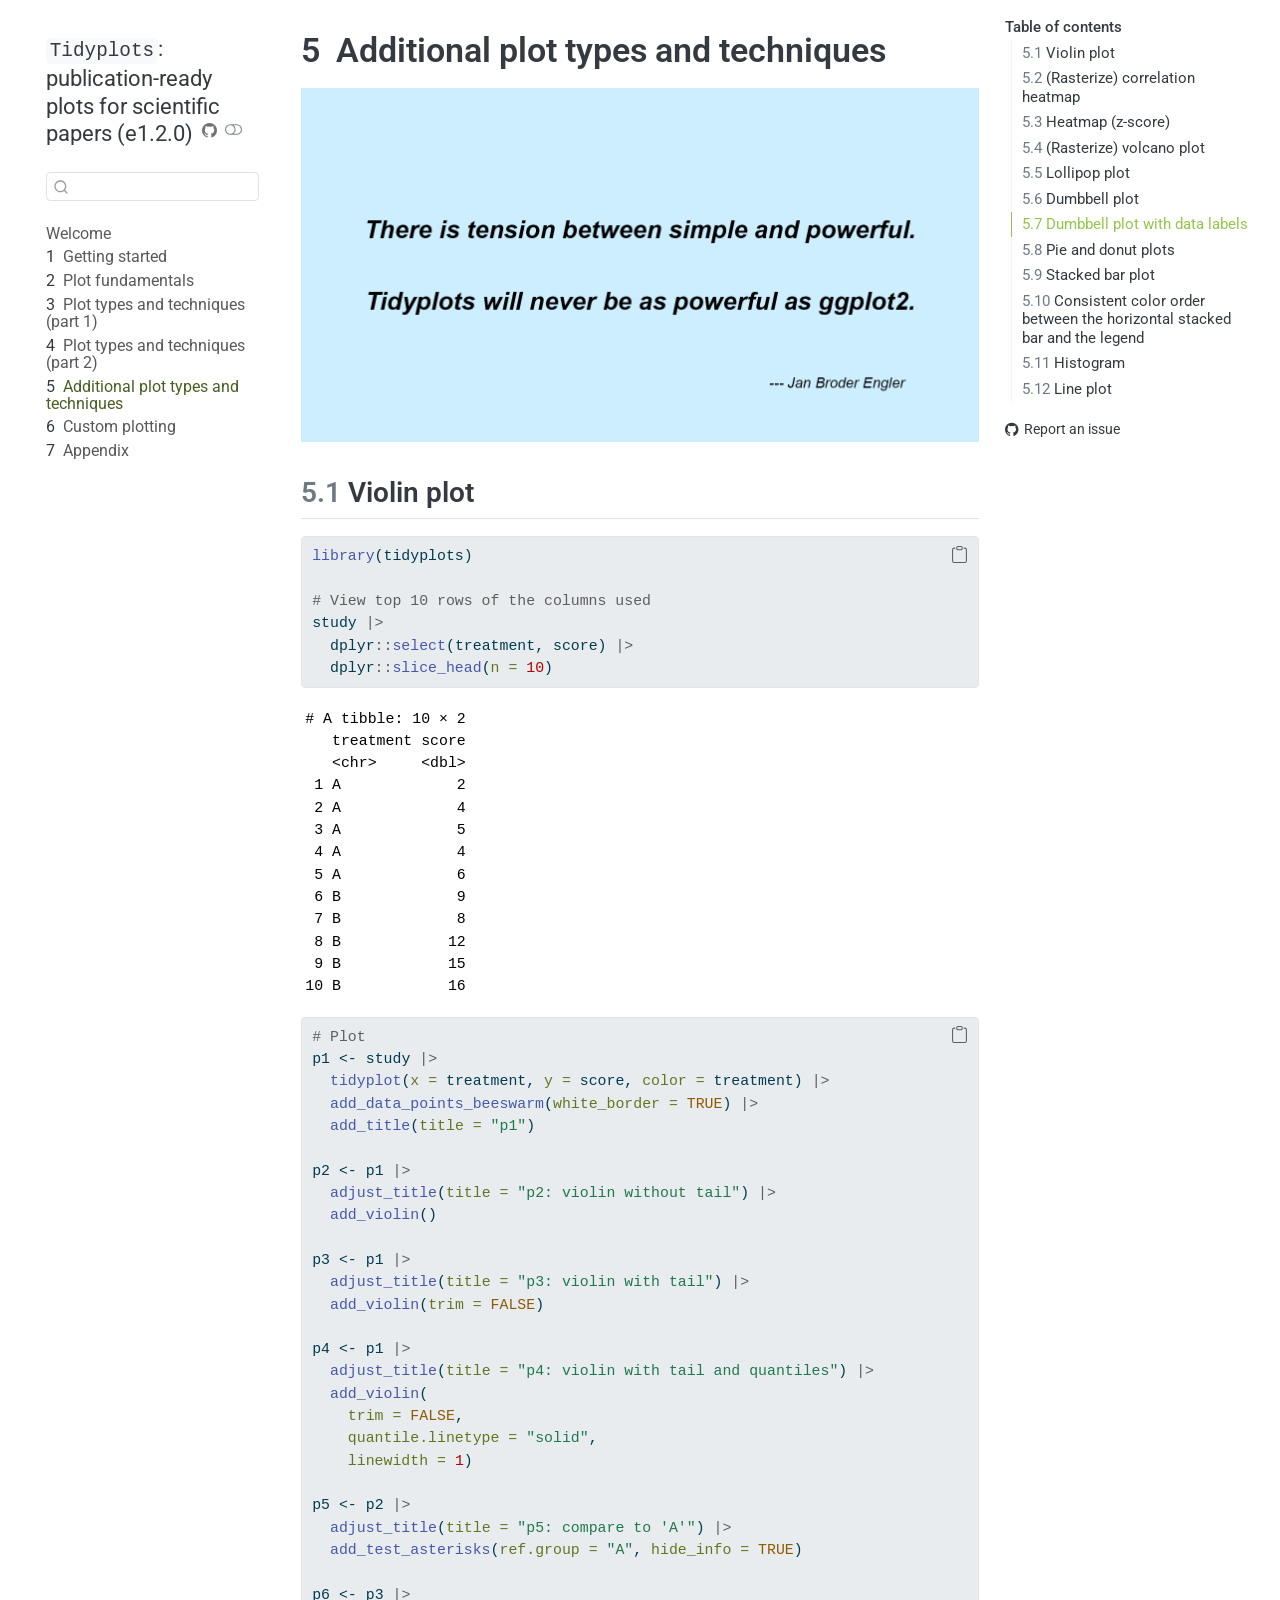
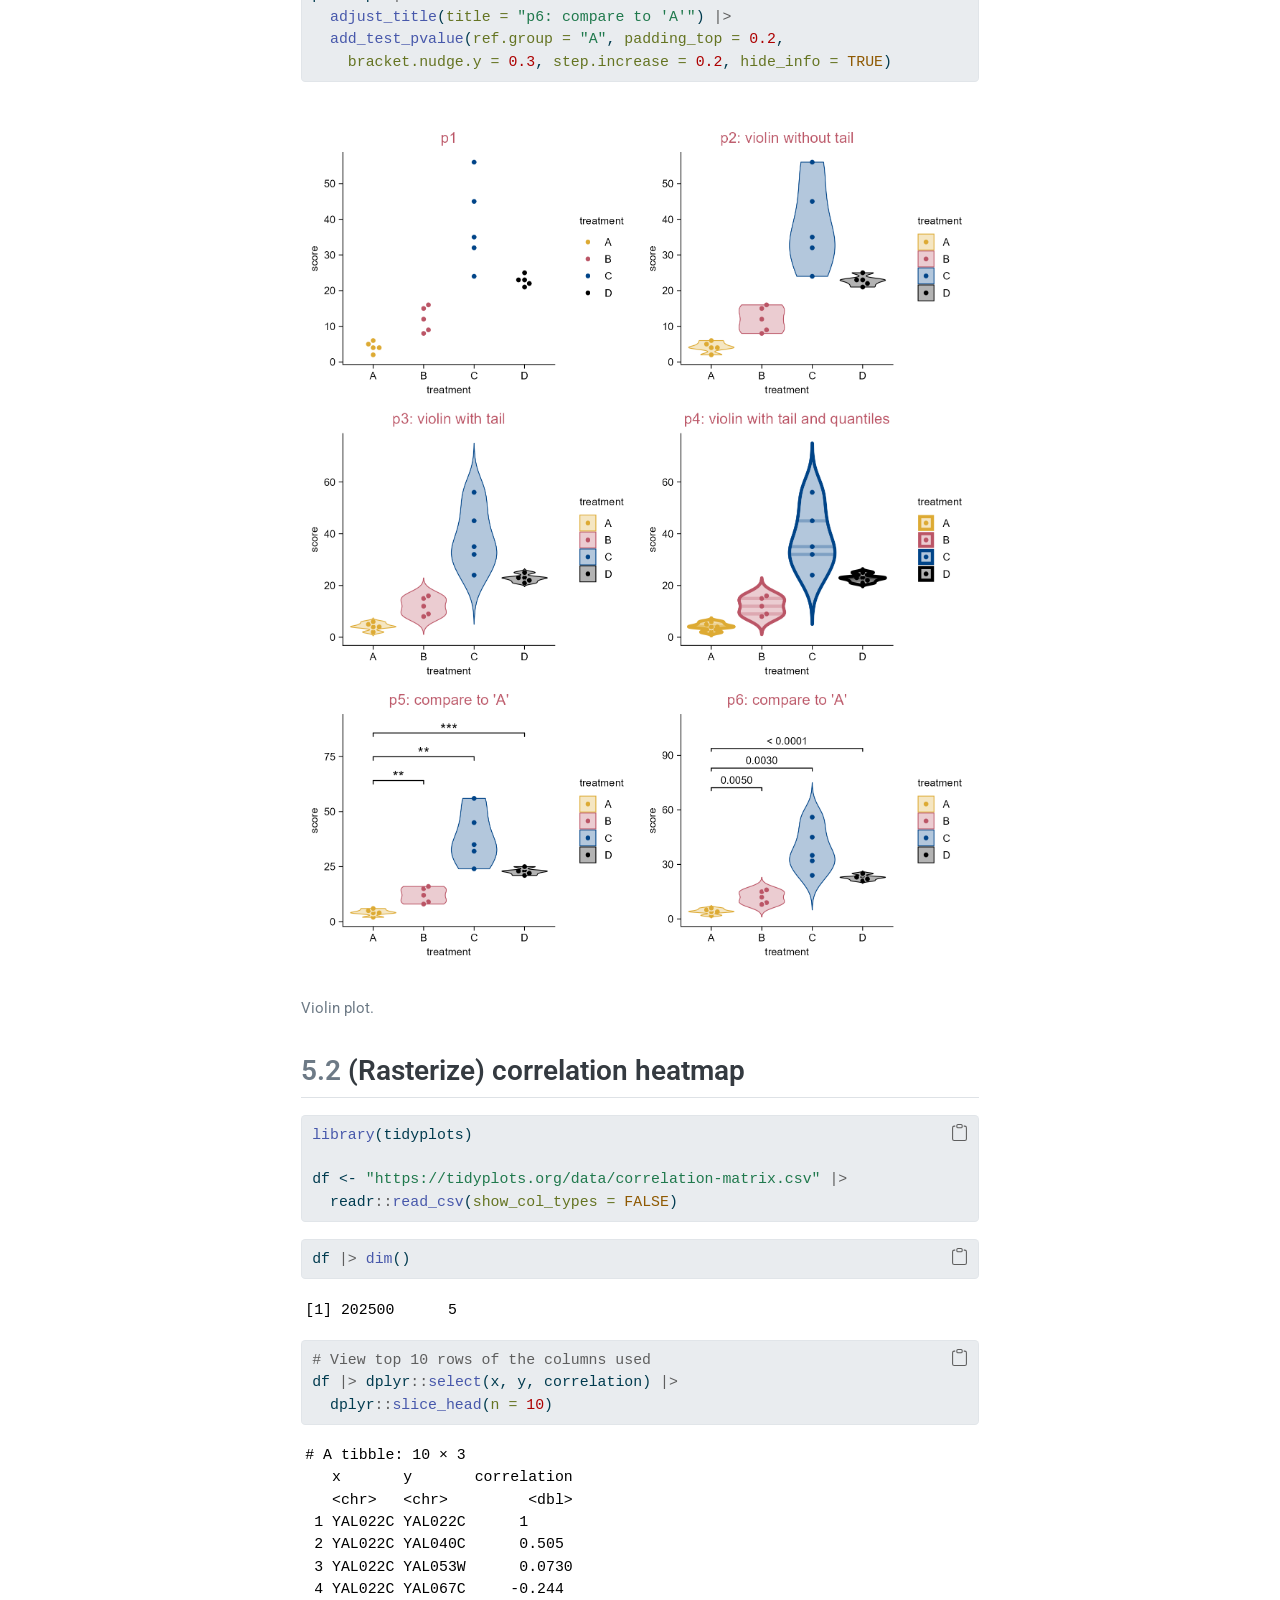
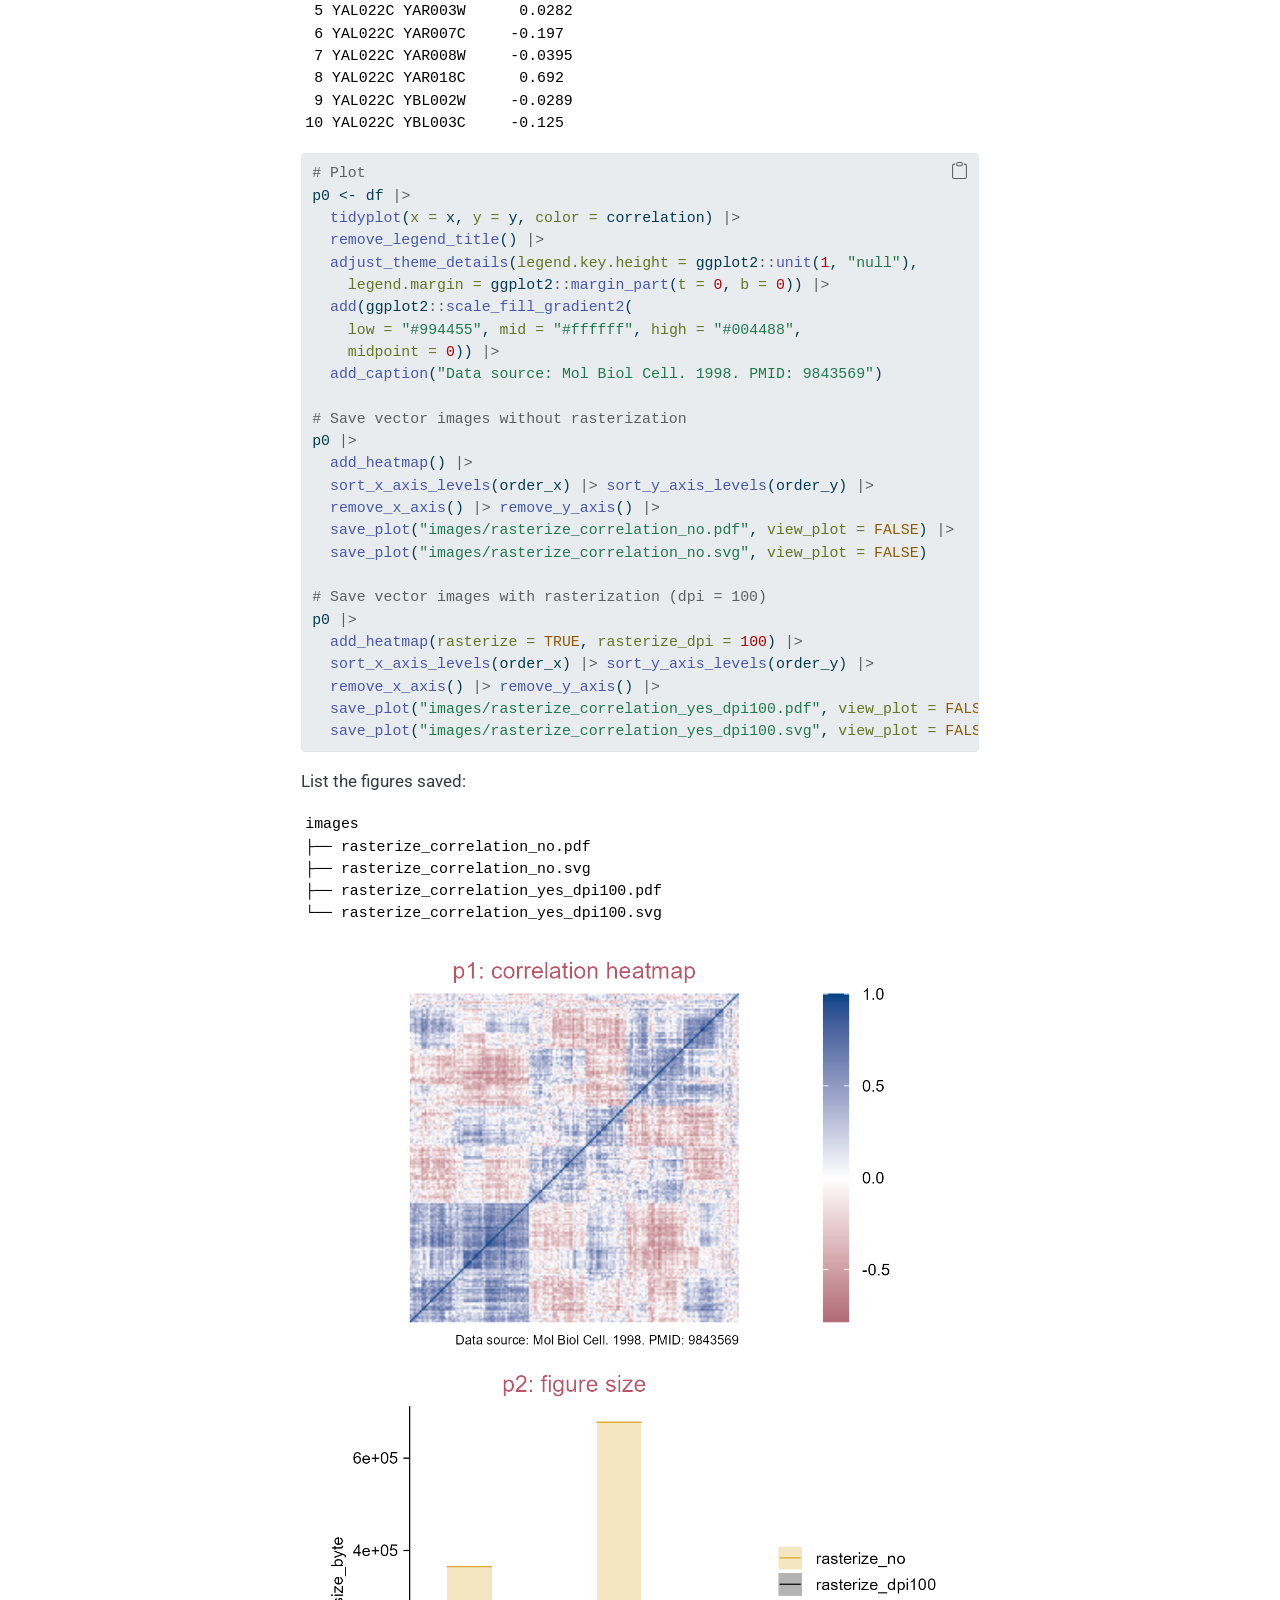
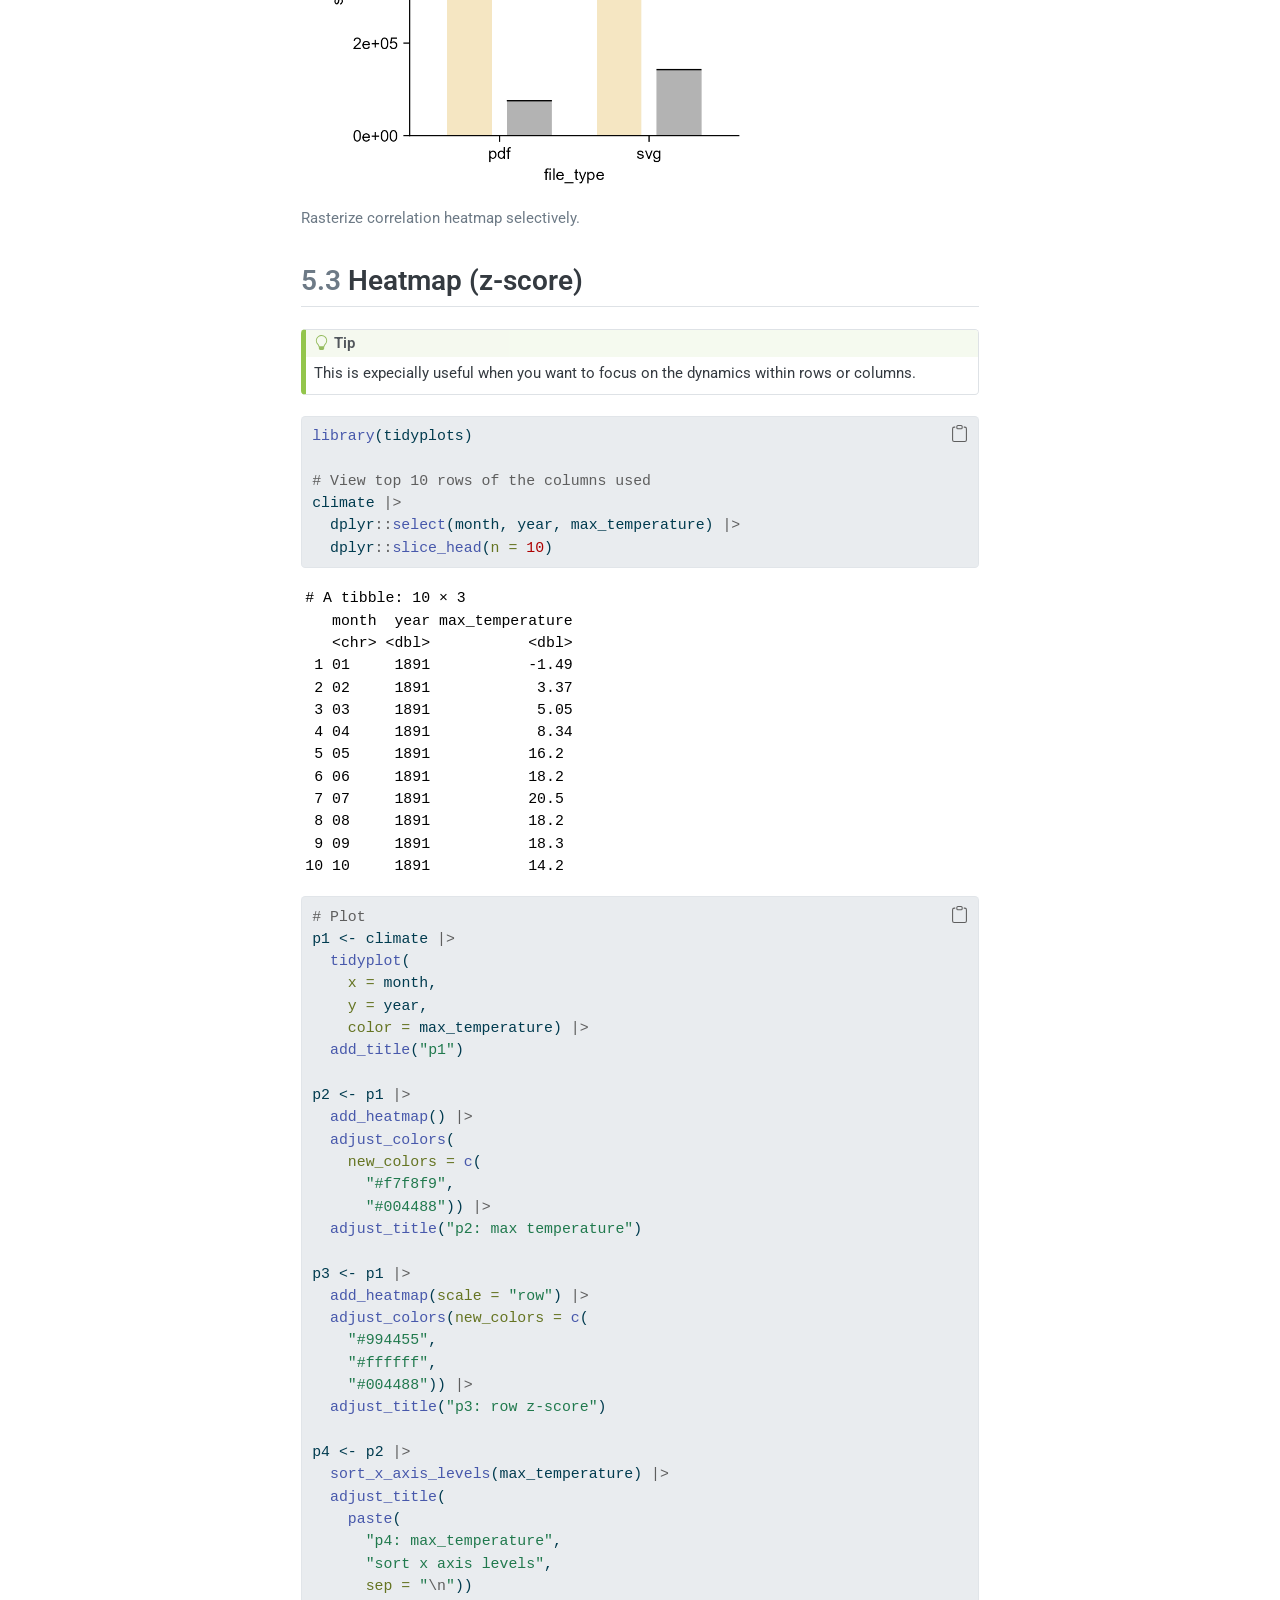
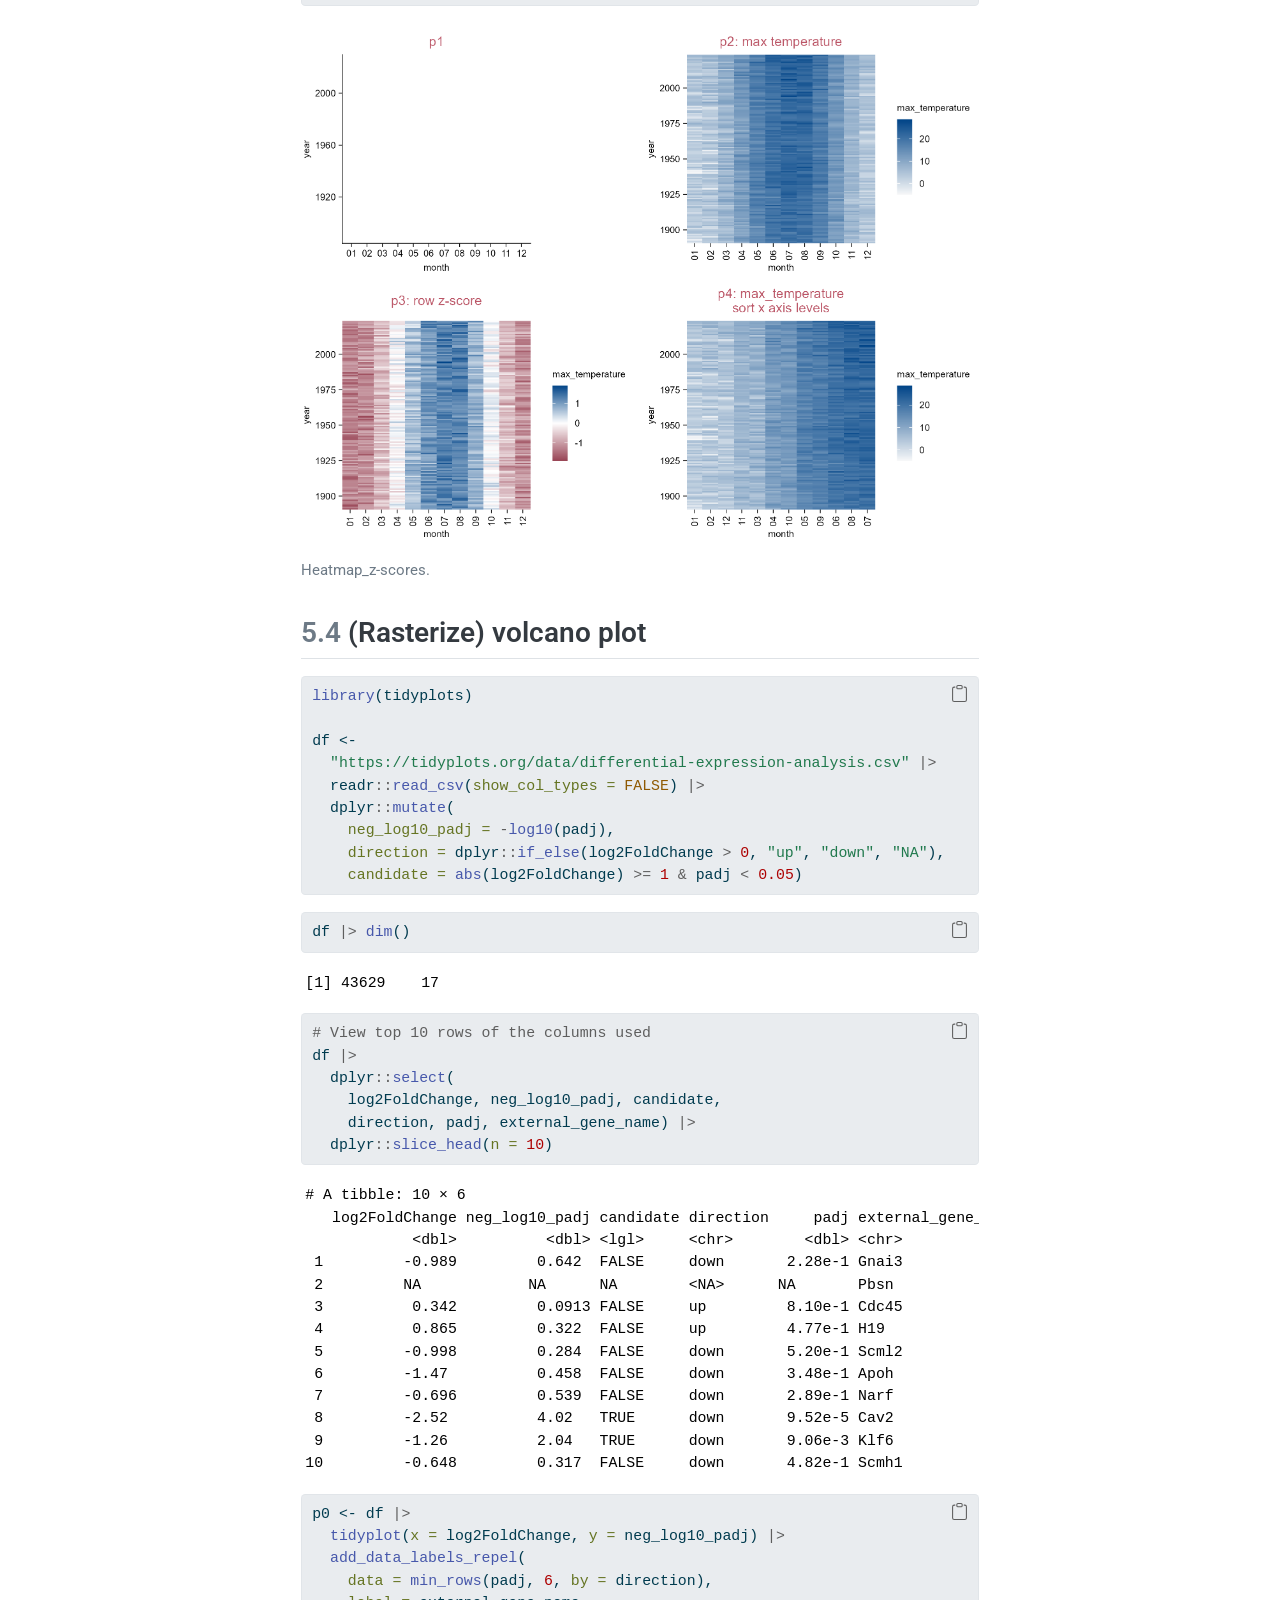
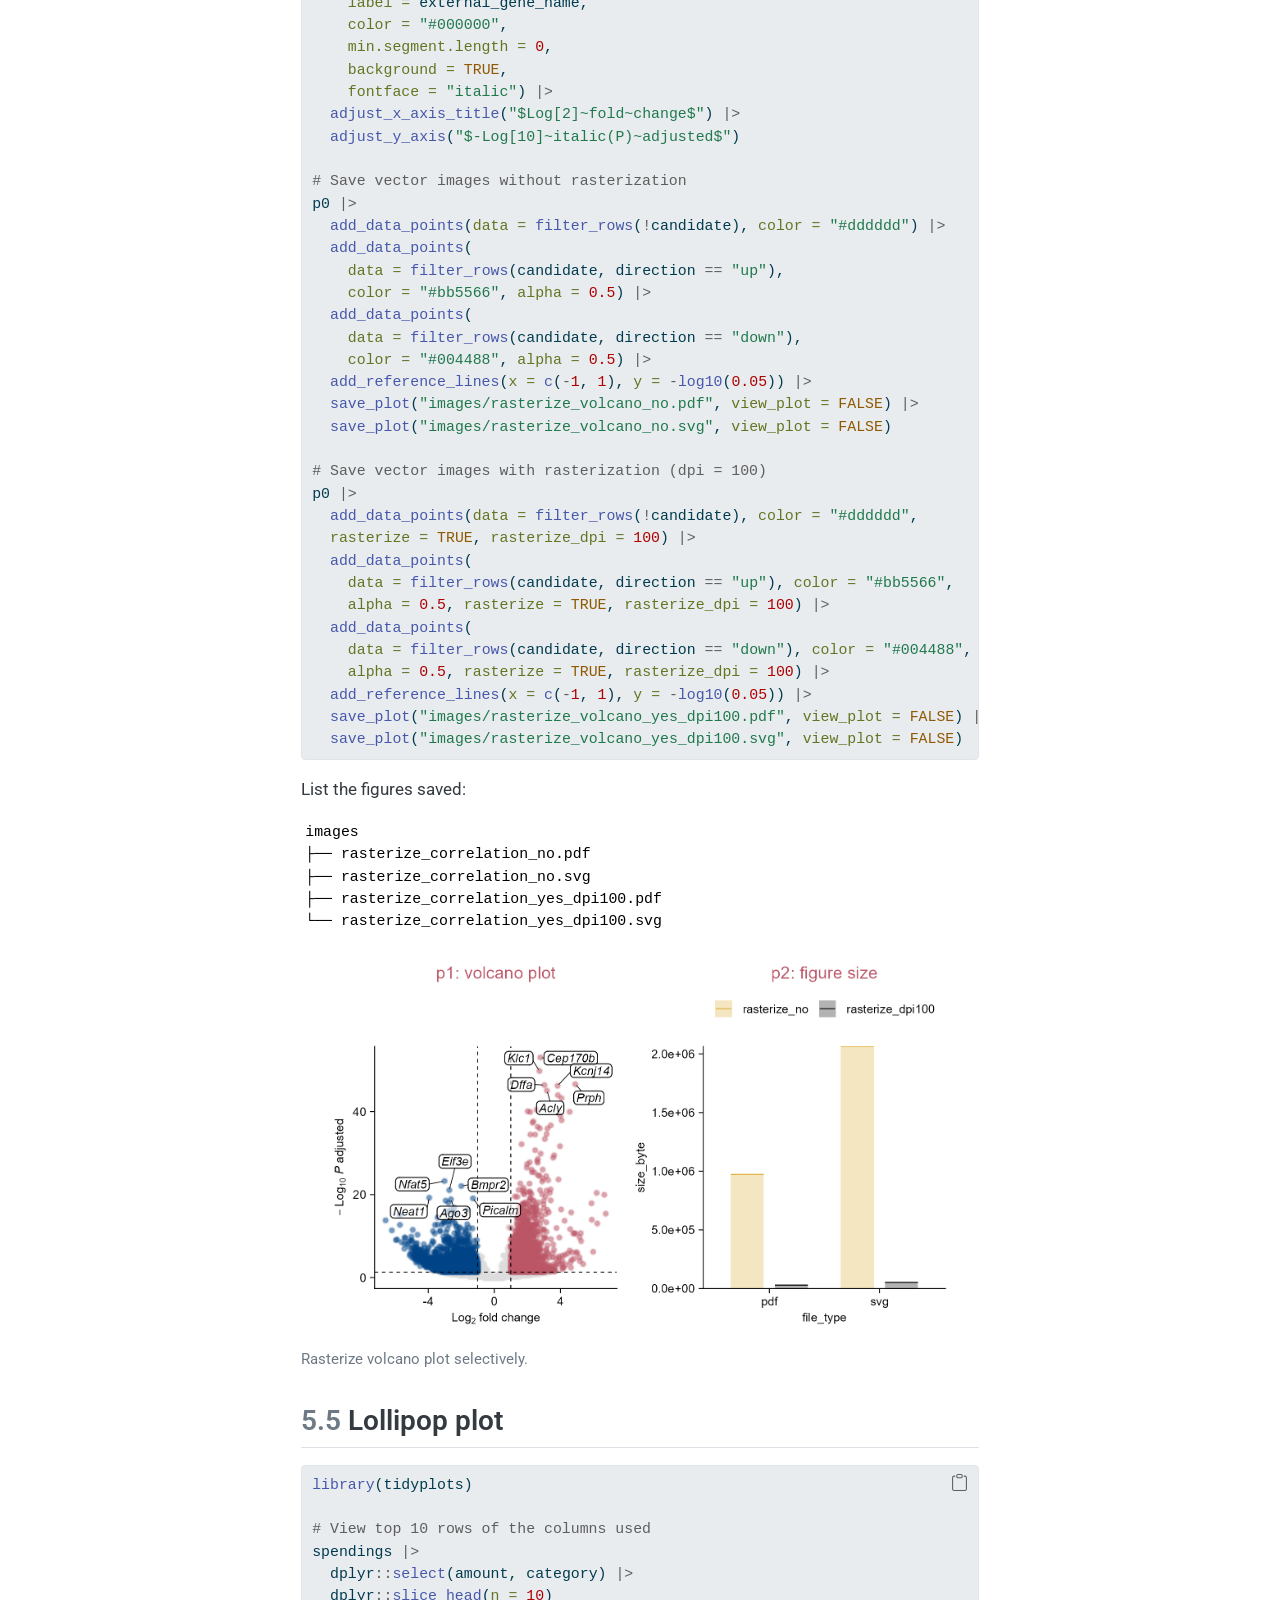
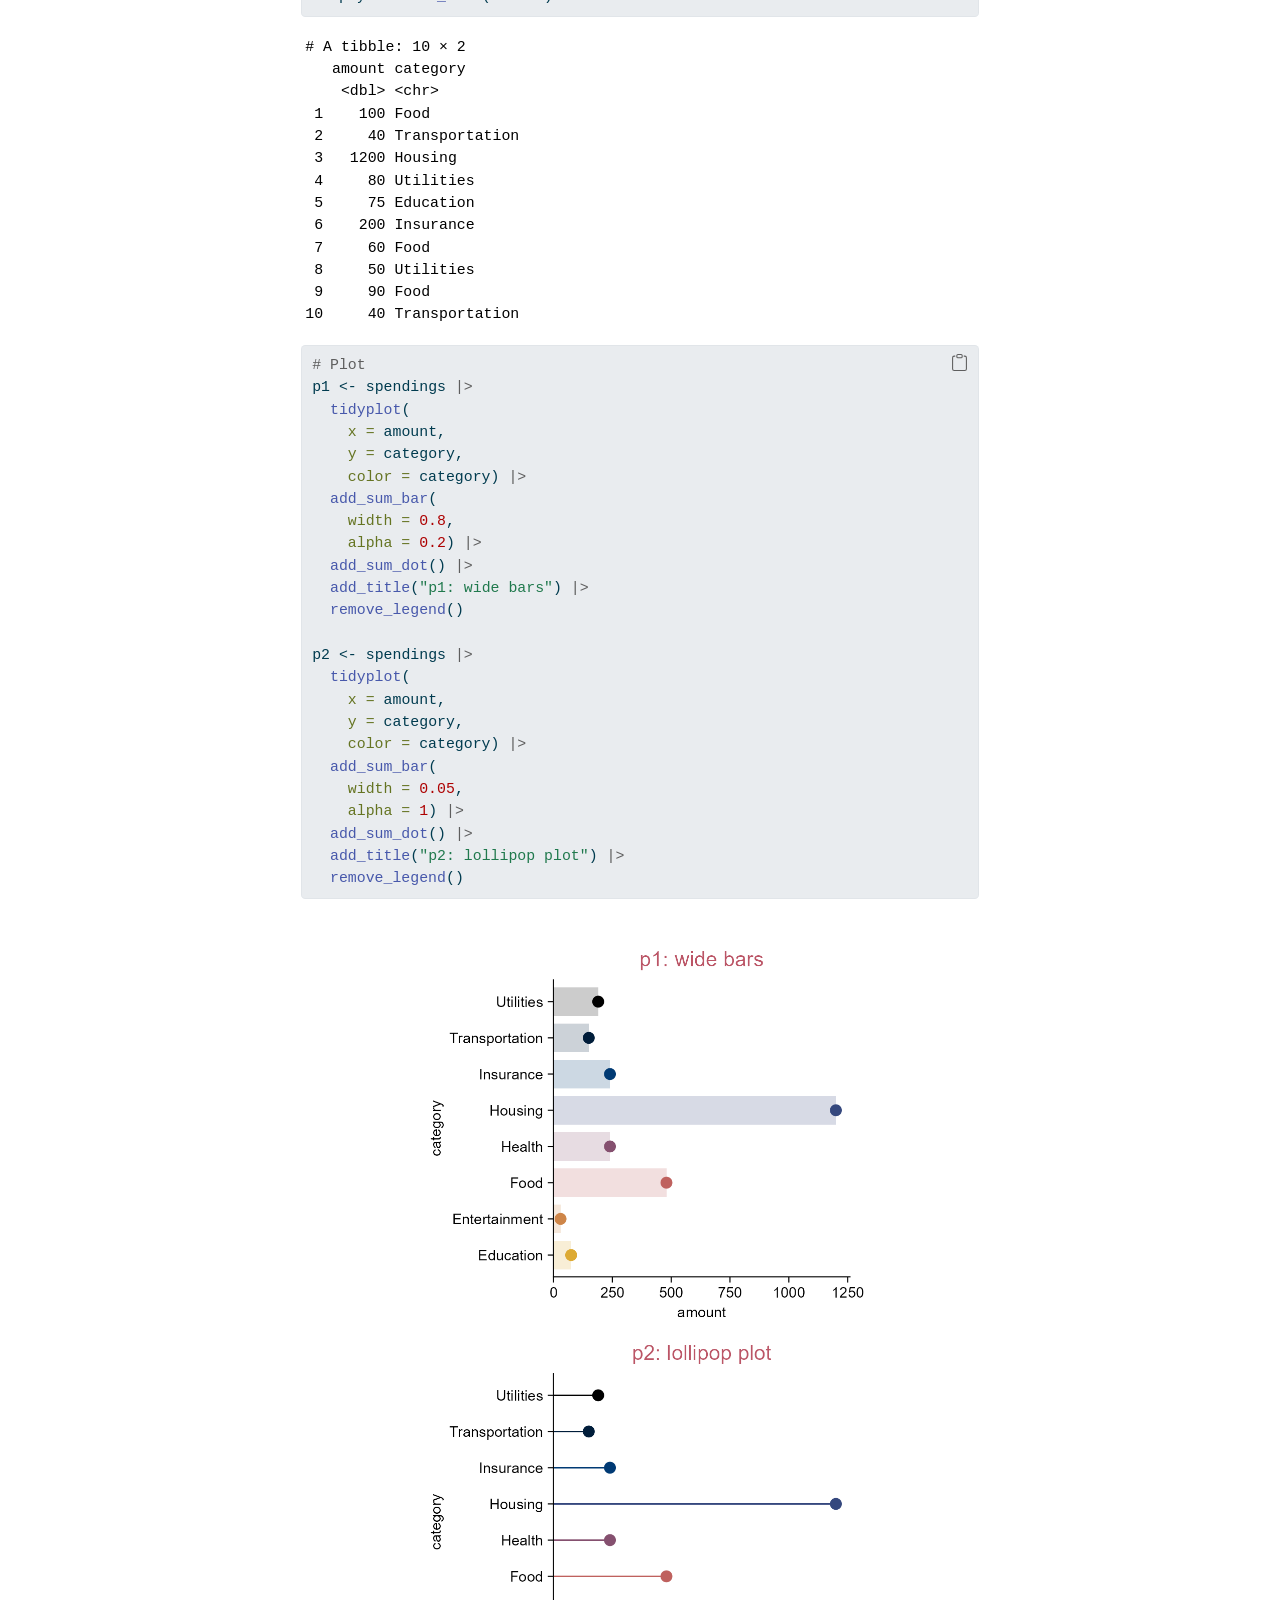
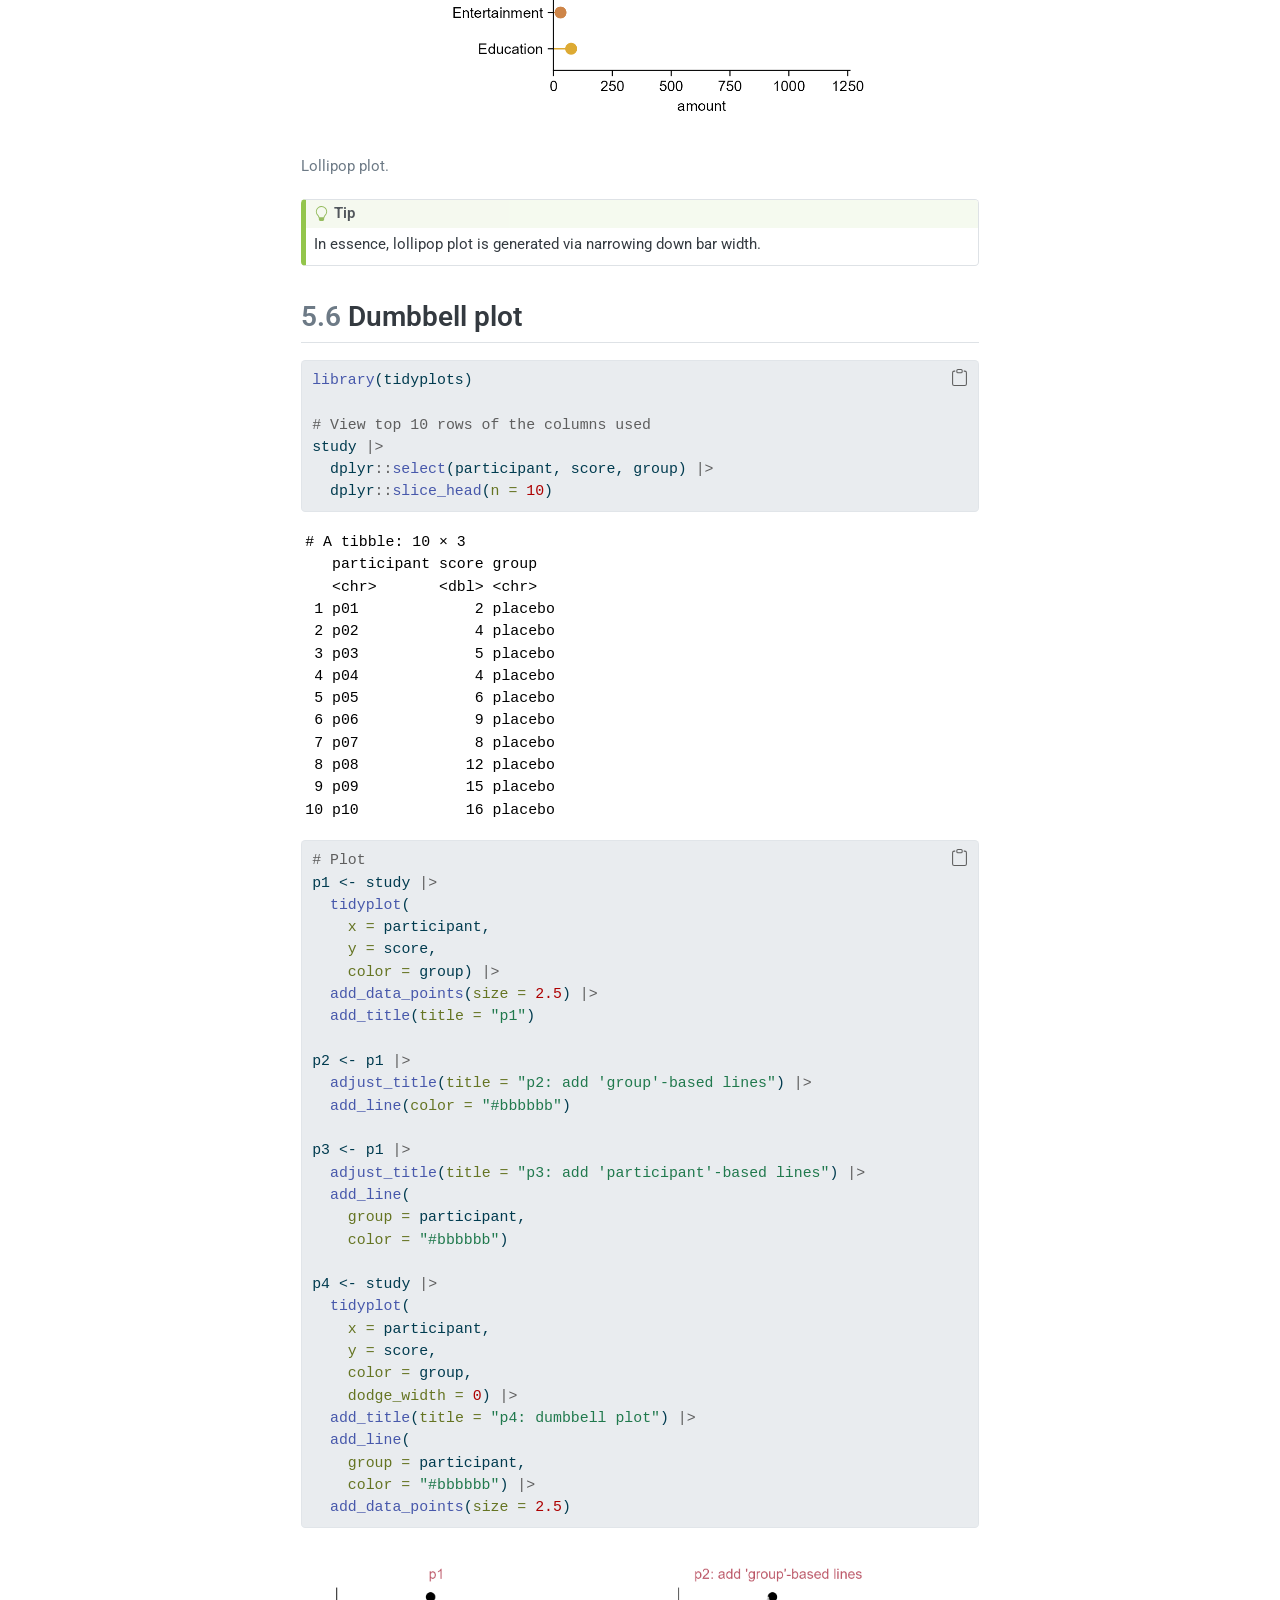
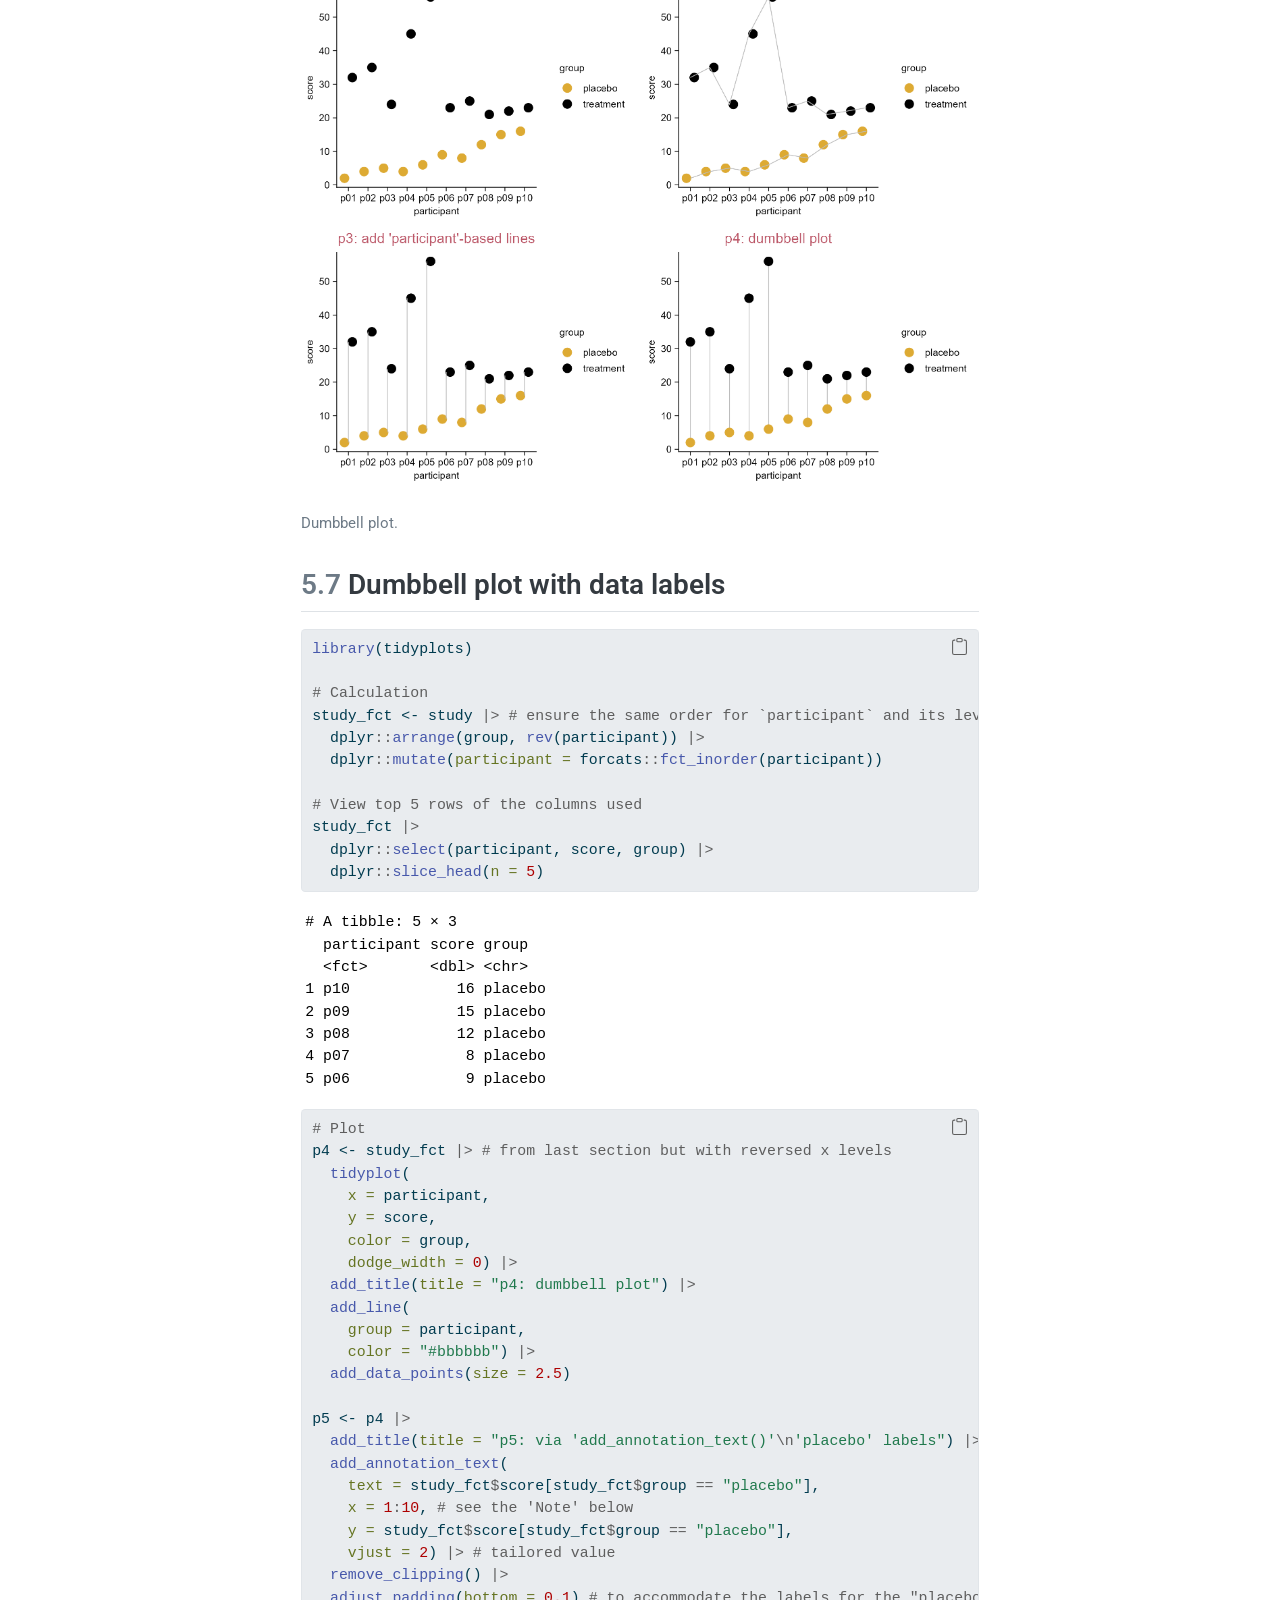
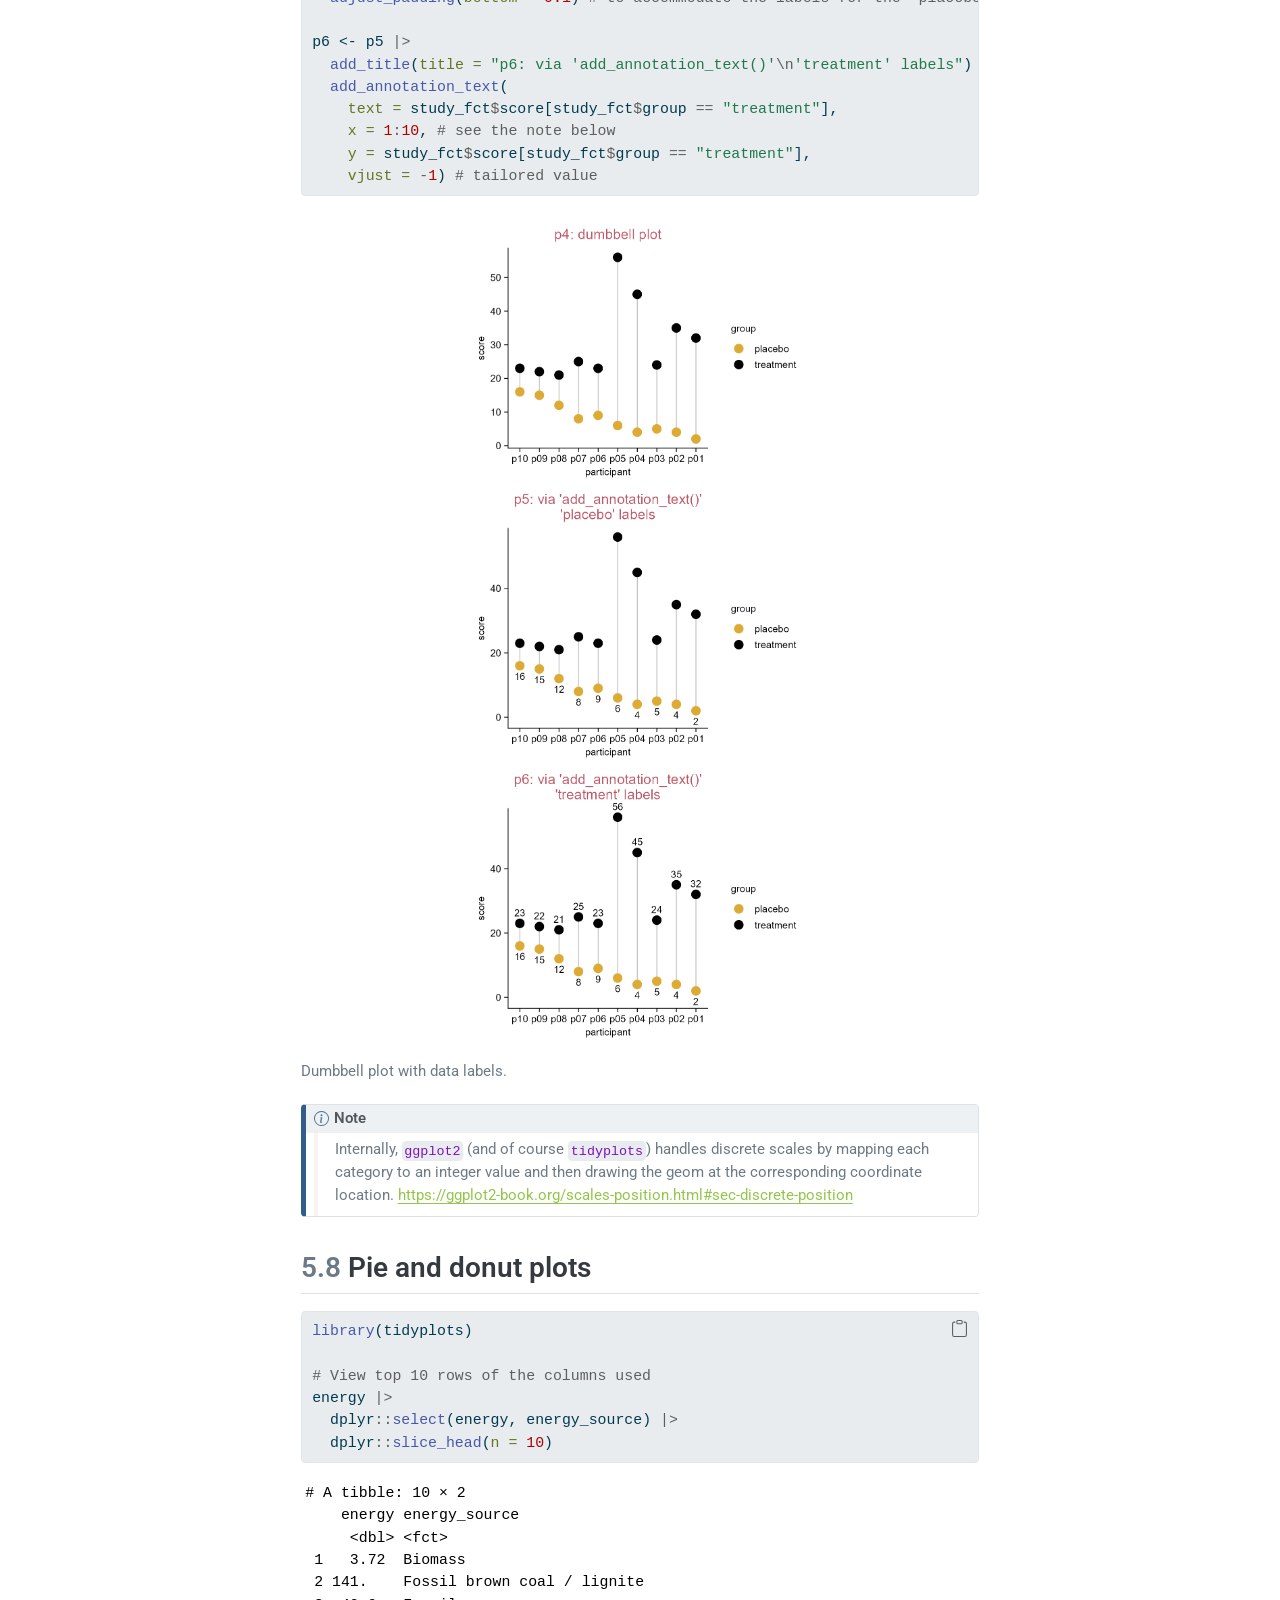
<file: _book/more-plots.html>
<!DOCTYPE html>
<html xmlns="http://www.w3.org/1999/xhtml" lang="en" xml:lang="en"><head>

<meta charset="utf-8">
<meta name="generator" content="quarto-1.9.38">

<meta name="viewport" content="width=device-width, initial-scale=1.0, user-scalable=yes">


<title>5&nbsp; Additional plot types and techniques – `Tidyplots`: publication-ready plots for scientific papers (e1.2.0)</title>
<style>
/* Default styles provided by pandoc.
** See https://pandoc.org/MANUAL.html#variables-for-html for config info.
*/
code{white-space: pre-wrap;}
span.smallcaps{font-variant: small-caps;}
div.columns{display: flex; gap: min(4vw, 1.5em);}
div.column{flex: auto; overflow-x: auto;}
div.hanging-indent{margin-left: 1.5em; text-indent: -1.5em;}
ul.task-list{list-style: none;}
ul.task-list li input[type="checkbox"] {
  width: 0.8em;
  margin: 0 0.8em 0.2em -1em; /* quarto-specific, see https://github.com/quarto-dev/quarto-cli/issues/4556 */ 
  vertical-align: middle;
}
/* CSS for syntax highlighting */
html { -webkit-text-size-adjust: 100%; }
pre > code.sourceCode { white-space: pre; position: relative; }
pre > code.sourceCode > span { display: inline-block; line-height: 1.25; }
pre > code.sourceCode > span:empty { height: 1.2em; }
.sourceCode { overflow: visible; }
code.sourceCode > span { color: inherit; text-decoration: inherit; }
div.sourceCode { margin: 1em 0; }
pre.sourceCode { margin: 0; }
@media screen {
div.sourceCode { overflow: auto; }
}
@media print {
pre > code.sourceCode { white-space: pre-wrap; }
pre > code.sourceCode > span { text-indent: -5em; padding-left: 5em; }
}
pre.numberSource code
  { counter-reset: source-line 0; }
pre.numberSource code > span
  { position: relative; left: -4em; counter-increment: source-line; }
pre.numberSource code > span > a:first-child::before
  { content: counter(source-line);
    position: relative; left: -1em; text-align: right; vertical-align: baseline;
    border: none; display: inline-block;
    -webkit-touch-callout: none; -webkit-user-select: none;
    -khtml-user-select: none; -moz-user-select: none;
    -ms-user-select: none; user-select: none;
    padding: 0 4px; width: 4em;
  }
pre.numberSource { margin-left: 3em;  padding-left: 4px; }
div.sourceCode
  {   }
@media screen {
pre > code.sourceCode > span > a:first-child::before { text-decoration: underline; }
}
</style>


<script src="site_libs/quarto-nav/quarto-nav.js"></script>
<script src="site_libs/quarto-nav/headroom.min.js"></script>
<script src="site_libs/clipboard/clipboard.min.js"></script>
<script src="site_libs/quarto-search/autocomplete.umd.js"></script>
<script src="site_libs/quarto-search/fuse.min.js"></script>
<script src="site_libs/quarto-search/quarto-search.js"></script>
<meta name="quarto:offset" content="./">
<link href="./more-custom-plots.html" rel="next">
<link href="./plots-and-skills_part2.html" rel="prev">
<link href="./tidyplots_cover_v1.2.0.png" rel="icon" type="image/png">
<script src="site_libs/quarto-html/quarto.js" type="module"></script>
<script src="site_libs/quarto-html/tabsets/tabsets.js" type="module"></script>
<script src="site_libs/quarto-html/popper.min.js"></script>
<script src="site_libs/quarto-html/tippy.umd.min.js"></script>
<script src="site_libs/quarto-html/anchor.min.js"></script>
<link href="site_libs/quarto-html/tippy.css" rel="stylesheet">
<link href="site_libs/quarto-html/quarto-syntax-highlighting-15634bcf2e68342d4ad2dfa704d543f6.css" rel="stylesheet" class="quarto-color-scheme" id="quarto-text-highlighting-styles">
<link href="site_libs/quarto-html/quarto-syntax-highlighting-dark-0a6b7249c26820e032cb0bd839ff02b1.css" rel="stylesheet" class="quarto-color-scheme quarto-color-alternate" id="quarto-text-highlighting-styles">
<link href="site_libs/quarto-html/quarto-syntax-highlighting-15634bcf2e68342d4ad2dfa704d543f6.css" rel="stylesheet" class="quarto-color-scheme-extra" id="quarto-text-highlighting-styles">
<script src="site_libs/bootstrap/bootstrap.min.js"></script>
<link href="site_libs/bootstrap/bootstrap-icons.css" rel="stylesheet">
<link href="site_libs/bootstrap/bootstrap-12dbc0c64bc7d78fb3aaa13411330519.min.css" rel="stylesheet" append-hash="true" class="quarto-color-scheme" id="quarto-bootstrap" data-mode="light">
<link href="site_libs/bootstrap/bootstrap-dark-50dc151278dbc3c23d5484266a564328.min.css" rel="stylesheet" append-hash="true" class="quarto-color-scheme quarto-color-alternate" id="quarto-bootstrap" data-mode="dark">
<link href="site_libs/bootstrap/bootstrap-12dbc0c64bc7d78fb3aaa13411330519.min.css" rel="stylesheet" append-hash="true" class="quarto-color-scheme-extra" id="quarto-bootstrap" data-mode="light">
<script id="quarto-search-options" type="application/json">{
  "location": "sidebar",
  "copy-button": false,
  "collapse-after": 3,
  "panel-placement": "start",
  "type": "textbox",
  "limit": 50,
  "keyboard-shortcut": [
    "f",
    "/",
    "s"
  ],
  "show-item-context": false,
  "language": {
    "search-no-results-text": "No results",
    "search-matching-documents-text": "matching documents",
    "search-copy-link-title": "Copy link to search",
    "search-hide-matches-text": "Hide additional matches",
    "search-more-match-text": "more match in this document",
    "search-more-matches-text": "more matches in this document",
    "search-clear-button-title": "Clear",
    "search-text-placeholder": "",
    "search-detached-cancel-button-title": "Cancel",
    "search-submit-button-title": "Submit",
    "search-label": "Search"
  }
}</script>
<script async="" src="https://www.googletagmanager.com/gtag/js?id=G-73R3962S0Z"></script>

<script type="text/javascript">

window.dataLayer = window.dataLayer || [];
function gtag(){dataLayer.push(arguments);}
gtag('js', new Date());
gtag('config', 'G-73R3962S0Z', { 'anonymize_ip': true});
</script>


</head>

<body class="nav-sidebar floating quarto-light"><script id="quarto-html-before-body" type="application/javascript">
    const toggleBodyColorMode = (bsSheetEl) => {
      const mode = bsSheetEl.getAttribute("data-mode");
      const bodyEl = window.document.querySelector("body");
      if (mode === "dark") {
        bodyEl.classList.add("quarto-dark");
        bodyEl.classList.remove("quarto-light");
      } else {
        bodyEl.classList.add("quarto-light");
        bodyEl.classList.remove("quarto-dark");
      }
    }
    const toggleBodyColorPrimary = () => {
      const bsSheetEl = window.document.querySelector("link#quarto-bootstrap:not([rel=disabled-stylesheet])");
      if (bsSheetEl) {
        toggleBodyColorMode(bsSheetEl);
      }
    }
    const setColorSchemeToggle = (alternate) => {
      const toggles = window.document.querySelectorAll('.quarto-color-scheme-toggle');
      for (let i=0; i < toggles.length; i++) {
        const toggle = toggles[i];
        if (toggle) {
          if (alternate) {
            toggle.classList.add("alternate");
          } else {
            toggle.classList.remove("alternate");
          }
        }
      }
    };
    const toggleColorMode = (alternate) => {
      // Switch the stylesheets
      const primaryStylesheets = window.document.querySelectorAll('link.quarto-color-scheme:not(.quarto-color-alternate)');
      const alternateStylesheets = window.document.querySelectorAll('link.quarto-color-scheme.quarto-color-alternate');
      manageTransitions('#quarto-margin-sidebar .nav-link', false);
      if (alternate) {
        // note: dark is layered on light, we don't disable primary!
        enableStylesheet(alternateStylesheets);
        for (const sheetNode of alternateStylesheets) {
          if (sheetNode.id === "quarto-bootstrap") {
            toggleBodyColorMode(sheetNode);
          }
        }
      } else {
        disableStylesheet(alternateStylesheets);
        enableStylesheet(primaryStylesheets)
        toggleBodyColorPrimary();
      }
      manageTransitions('#quarto-margin-sidebar .nav-link', true);
      // Switch the toggles
      setColorSchemeToggle(alternate)
      // Hack to workaround the fact that safari doesn't
      // properly recolor the scrollbar when toggling (#1455)
      if (navigator.userAgent.indexOf('Safari') > 0 && navigator.userAgent.indexOf('Chrome') == -1) {
        manageTransitions("body", false);
        window.scrollTo(0, 1);
        setTimeout(() => {
          window.scrollTo(0, 0);
          manageTransitions("body", true);
        }, 40);
      }
    }
    const disableStylesheet = (stylesheets) => {
      for (let i=0; i < stylesheets.length; i++) {
        const stylesheet = stylesheets[i];
        stylesheet.rel = 'disabled-stylesheet';
      }
    }
    const enableStylesheet = (stylesheets) => {
      for (let i=0; i < stylesheets.length; i++) {
        const stylesheet = stylesheets[i];
        if(stylesheet.rel !== 'stylesheet') { // for Chrome, which will still FOUC without this check
          stylesheet.rel = 'stylesheet';
        }
      }
    }
    const manageTransitions = (selector, allowTransitions) => {
      const els = window.document.querySelectorAll(selector);
      for (let i=0; i < els.length; i++) {
        const el = els[i];
        if (allowTransitions) {
          el.classList.remove('notransition');
        } else {
          el.classList.add('notransition');
        }
      }
    }
    const isFileUrl = () => {
      return window.location.protocol === 'file:';
    }
    const hasAlternateSentinel = () => {
      let styleSentinel = getColorSchemeSentinel();
      if (styleSentinel !== null) {
        return styleSentinel === "alternate";
      } else {
        return false;
      }
    }
    const setStyleSentinel = (alternate) => {
      const value = alternate ? "alternate" : "default";
      if (!isFileUrl()) {
        window.localStorage.setItem("quarto-color-scheme", value);
      } else {
        localAlternateSentinel = value;
      }
    }
    const getColorSchemeSentinel = () => {
      if (!isFileUrl()) {
        const storageValue = window.localStorage.getItem("quarto-color-scheme");
        return storageValue != null ? storageValue : localAlternateSentinel;
      } else {
        return localAlternateSentinel;
      }
    }
    const toggleGiscusIfUsed = (isAlternate, darkModeDefault) => {
      const baseTheme = document.querySelector('#giscus-base-theme')?.value ?? 'light';
      const alternateTheme = document.querySelector('#giscus-alt-theme')?.value ?? 'dark';
      let newTheme = '';
      if(authorPrefersDark) {
        newTheme = isAlternate ? baseTheme : alternateTheme;
      } else {
        newTheme = isAlternate ? alternateTheme : baseTheme;
      }
      const changeGiscusTheme = () => {
        // From: https://github.com/giscus/giscus/issues/336
        const sendMessage = (message) => {
          const iframe = document.querySelector('iframe.giscus-frame');
          if (!iframe) return;
          iframe.contentWindow.postMessage({ giscus: message }, 'https://giscus.app');
        }
        sendMessage({
          setConfig: {
            theme: newTheme
          }
        });
      }
      const isGiscussLoaded = window.document.querySelector('iframe.giscus-frame') !== null;
      if (isGiscussLoaded) {
        changeGiscusTheme();
      }
    };
    const authorPrefersDark = false;
    const darkModeDefault = authorPrefersDark;
      document.querySelector('link#quarto-text-highlighting-styles.quarto-color-scheme-extra').rel = 'disabled-stylesheet';
      document.querySelector('link#quarto-bootstrap.quarto-color-scheme-extra').rel = 'disabled-stylesheet';
    let localAlternateSentinel = darkModeDefault ? 'alternate' : 'default';
    // Dark / light mode switch
    window.quartoToggleColorScheme = () => {
      // Read the current dark / light value
      let toAlternate = !hasAlternateSentinel();
      toggleColorMode(toAlternate);
      setStyleSentinel(toAlternate);
      toggleGiscusIfUsed(toAlternate, darkModeDefault);
      window.dispatchEvent(new Event('resize'));
    };
    // Switch to dark mode if need be
    if (hasAlternateSentinel()) {
      toggleColorMode(true);
    } else {
      toggleColorMode(false);
    }
  </script>

<div id="quarto-search-results"></div>
  <header id="quarto-header" class="headroom fixed-top">
  <nav class="quarto-secondary-nav">
    <div class="container-fluid d-flex">
      <button type="button" class="quarto-btn-toggle btn" data-bs-toggle="collapse" role="button" data-bs-target=".quarto-sidebar-collapse-item" aria-controls="quarto-sidebar" aria-expanded="false" aria-label="Toggle sidebar navigation" onclick="if (window.quartoToggleHeadroom) { window.quartoToggleHeadroom(); }">
        <i class="bi bi-layout-text-sidebar-reverse"></i>
      </button>
        <nav class="quarto-page-breadcrumbs" aria-label="breadcrumb"><ol class="breadcrumb"><li class="breadcrumb-item"><a href="./more-plots.html"><span class="chapter-number">5</span>&nbsp; <span class="chapter-title">Additional plot types and techniques</span></a></li></ol></nav>
        <a class="flex-grow-1" role="navigation" data-bs-toggle="collapse" data-bs-target=".quarto-sidebar-collapse-item" aria-controls="quarto-sidebar" aria-expanded="false" aria-label="Toggle sidebar navigation" onclick="if (window.quartoToggleHeadroom) { window.quartoToggleHeadroom(); }">      
        </a>
      <button type="button" class="btn quarto-search-button" aria-label="Search" onclick="window.quartoOpenSearch();">
        <i class="bi bi-search"></i>
      </button>
    </div>
  </nav>
</header>
<!-- content -->
<div id="quarto-content" class="quarto-container page-columns page-rows-contents page-layout-article">
<!-- sidebar -->
  <nav id="quarto-sidebar" class="sidebar collapse collapse-horizontal quarto-sidebar-collapse-item sidebar-navigation floating overflow-auto">
    <div class="pt-lg-2 mt-2 text-left sidebar-header">
    <div class="sidebar-title mb-0 py-0">
      <a href="./"><code>Tidyplots</code>: publication-ready plots for scientific papers (e1.2.0)</a> 
        <div class="sidebar-tools-main">
    <a href="https://github.com/iamhealthy/tidyplots-book/" title="Source Code" class="quarto-navigation-tool px-1" aria-label="Source Code"><i class="bi bi-github"></i></a>
  <a href="" class="quarto-color-scheme-toggle quarto-navigation-tool  px-1" onclick="window.quartoToggleColorScheme(); return false;" title="Toggle dark mode"><i class="bi"></i></a>
</div>
    </div>
      </div>
        <div class="mt-2 flex-shrink-0 align-items-center">
        <div class="sidebar-search">
        <div id="quarto-search" class="" title="Search"></div>
        </div>
        </div>
    <div class="sidebar-menu-container"> 
    <ul class="list-unstyled mt-1">
        <li class="sidebar-item">
  <div class="sidebar-item-container"> 
  <a href="./index.html" class="sidebar-item-text sidebar-link">
 <span class="menu-text">Welcome</span></a>
  </div>
</li>
        <li class="sidebar-item">
  <div class="sidebar-item-container"> 
  <a href="./getting-started.html" class="sidebar-item-text sidebar-link">
 <span class="menu-text"><span class="chapter-number">1</span>&nbsp; <span class="chapter-title">Getting started</span></span></a>
  </div>
</li>
        <li class="sidebar-item">
  <div class="sidebar-item-container"> 
  <a href="./plots.html" class="sidebar-item-text sidebar-link">
 <span class="menu-text"><span class="chapter-number">2</span>&nbsp; <span class="chapter-title">Plot fundamentals</span></span></a>
  </div>
</li>
        <li class="sidebar-item">
  <div class="sidebar-item-container"> 
  <a href="./plots-and-skills_part1.html" class="sidebar-item-text sidebar-link">
 <span class="menu-text"><span class="chapter-number">3</span>&nbsp; <span class="chapter-title">Plot types and techniques (part 1)</span></span></a>
  </div>
</li>
        <li class="sidebar-item">
  <div class="sidebar-item-container"> 
  <a href="./plots-and-skills_part2.html" class="sidebar-item-text sidebar-link">
 <span class="menu-text"><span class="chapter-number">4</span>&nbsp; <span class="chapter-title">Plot types and techniques (part 2)</span></span></a>
  </div>
</li>
        <li class="sidebar-item">
  <div class="sidebar-item-container"> 
  <a href="./more-plots.html" class="sidebar-item-text sidebar-link active">
 <span class="menu-text"><span class="chapter-number">5</span>&nbsp; <span class="chapter-title">Additional plot types and techniques</span></span></a>
  </div>
</li>
        <li class="sidebar-item">
  <div class="sidebar-item-container"> 
  <a href="./more-custom-plots.html" class="sidebar-item-text sidebar-link">
 <span class="menu-text"><span class="chapter-number">6</span>&nbsp; <span class="chapter-title">Custom plotting</span></span></a>
  </div>
</li>
        <li class="sidebar-item">
  <div class="sidebar-item-container"> 
  <a href="./appendix.html" class="sidebar-item-text sidebar-link">
 <span class="menu-text"><span class="chapter-number">7</span>&nbsp; <span class="chapter-title">Appendix</span></span></a>
  </div>
</li>
    </ul>
    </div>
</nav>
<div id="quarto-sidebar-glass" class="quarto-sidebar-collapse-item" data-bs-toggle="collapse" data-bs-target=".quarto-sidebar-collapse-item"></div>
<!-- margin-sidebar -->
    <div id="quarto-margin-sidebar" class="sidebar margin-sidebar">
        <nav id="TOC" role="doc-toc" class="toc-active">
    <h2 id="toc-title">Table of contents</h2>
   
  <ul>
  <li><a href="#violin-plot" id="toc-violin-plot" class="nav-link active" data-scroll-target="#violin-plot"><span class="header-section-number">5.1</span> Violin plot</a></li>
  <li><a href="#rasterize-correlation-heatmap" id="toc-rasterize-correlation-heatmap" class="nav-link" data-scroll-target="#rasterize-correlation-heatmap"><span class="header-section-number">5.2</span> (Rasterize) correlation heatmap</a></li>
  <li><a href="#heatmap-z-score" id="toc-heatmap-z-score" class="nav-link" data-scroll-target="#heatmap-z-score"><span class="header-section-number">5.3</span> Heatmap (z-score)</a></li>
  <li><a href="#rasterize-volcano-plot" id="toc-rasterize-volcano-plot" class="nav-link" data-scroll-target="#rasterize-volcano-plot"><span class="header-section-number">5.4</span> (Rasterize) volcano plot</a></li>
  <li><a href="#lollipop-plot" id="toc-lollipop-plot" class="nav-link" data-scroll-target="#lollipop-plot"><span class="header-section-number">5.5</span> Lollipop plot</a></li>
  <li><a href="#dumbbell-plot" id="toc-dumbbell-plot" class="nav-link" data-scroll-target="#dumbbell-plot"><span class="header-section-number">5.6</span> Dumbbell plot</a></li>
  <li><a href="#dumbbell-plot-with-data-labels" id="toc-dumbbell-plot-with-data-labels" class="nav-link" data-scroll-target="#dumbbell-plot-with-data-labels"><span class="header-section-number">5.7</span> Dumbbell plot with data labels</a></li>
  <li><a href="#pie-and-donut-plots" id="toc-pie-and-donut-plots" class="nav-link" data-scroll-target="#pie-and-donut-plots"><span class="header-section-number">5.8</span> Pie and donut plots</a></li>
  <li><a href="#stacked-bar-plot" id="toc-stacked-bar-plot" class="nav-link" data-scroll-target="#stacked-bar-plot"><span class="header-section-number">5.9</span> Stacked bar plot</a></li>
  <li><a href="#consistent-color-order-between-the-horizontal-stacked-bar-and-the-legend" id="toc-consistent-color-order-between-the-horizontal-stacked-bar-and-the-legend" class="nav-link" data-scroll-target="#consistent-color-order-between-the-horizontal-stacked-bar-and-the-legend"><span class="header-section-number">5.10</span> Consistent color order between the horizontal stacked bar and the legend</a></li>
  <li><a href="#histogram" id="toc-histogram" class="nav-link" data-scroll-target="#histogram"><span class="header-section-number">5.11</span> Histogram</a></li>
  <li><a href="#line-plot" id="toc-line-plot" class="nav-link" data-scroll-target="#line-plot"><span class="header-section-number">5.12</span> Line plot</a></li>
  </ul>
<div class="toc-actions"><ul><li><a href="https://github.com/iamhealthy/tidyplots-book/issues/new" class="toc-action"><i class="bi bi-github"></i>Report an issue</a></li></ul></div></nav>
    </div>
<!-- main -->
<main class="content" id="quarto-document-content">


<header id="title-block-header" class="quarto-title-block default">
<div class="quarto-title">
<h1 class="title"><span class="chapter-number">5</span>&nbsp; <span class="chapter-title">Additional plot types and techniques</span></h1>
</div>



<div class="quarto-title-meta">

    
  
    
  </div>
  


</header>


<div class="quarto-figure quarto-figure-center">
<figure class="figure">
<p><img src="images/tidyplots-tension.png" class="img-fluid quarto-figure quarto-figure-center figure-img" style="width:100.0%"></p>
</figure>
</div>
<section id="violin-plot" class="level2" data-number="5.1">
<h2 data-number="5.1" class="anchored" data-anchor-id="violin-plot"><span class="header-section-number">5.1</span> Violin plot</h2>
<div class="cell">
<div class="code-copy-outer-scaffold"><div class="sourceCode cell-code" id="cb1"><pre class="sourceCode r code-with-copy"><code class="sourceCode r"><span id="cb1-1"><a href="#cb1-1" aria-hidden="true" tabindex="-1"></a><span class="fu">library</span>(tidyplots)</span>
<span id="cb1-2"><a href="#cb1-2" aria-hidden="true" tabindex="-1"></a></span>
<span id="cb1-3"><a href="#cb1-3" aria-hidden="true" tabindex="-1"></a><span class="co"># View top 10 rows of the columns used</span></span>
<span id="cb1-4"><a href="#cb1-4" aria-hidden="true" tabindex="-1"></a>study <span class="sc">|&gt;</span> </span>
<span id="cb1-5"><a href="#cb1-5" aria-hidden="true" tabindex="-1"></a>  dplyr<span class="sc">::</span><span class="fu">select</span>(treatment, score) <span class="sc">|&gt;</span> </span>
<span id="cb1-6"><a href="#cb1-6" aria-hidden="true" tabindex="-1"></a>  dplyr<span class="sc">::</span><span class="fu">slice_head</span>(<span class="at">n =</span> <span class="dv">10</span>)</span></code></pre></div><button title="Copy to Clipboard" class="code-copy-button"><i class="bi"></i></button></div>
<div class="cell-output cell-output-stdout">
<pre><code># A tibble: 10 × 2
   treatment score
   &lt;chr&gt;     &lt;dbl&gt;
 1 A             2
 2 A             4
 3 A             5
 4 A             4
 5 A             6
 6 B             9
 7 B             8
 8 B            12
 9 B            15
10 B            16</code></pre>
</div>
</div>
<div class="cell">
<div class="code-copy-outer-scaffold"><div class="sourceCode cell-code" id="cb3"><pre class="sourceCode r code-with-copy"><code class="sourceCode r"><span id="cb3-1"><a href="#cb3-1" aria-hidden="true" tabindex="-1"></a><span class="co"># Plot</span></span>
<span id="cb3-2"><a href="#cb3-2" aria-hidden="true" tabindex="-1"></a>p1 <span class="ot">&lt;-</span> study <span class="sc">|&gt;</span> </span>
<span id="cb3-3"><a href="#cb3-3" aria-hidden="true" tabindex="-1"></a>  <span class="fu">tidyplot</span>(<span class="at">x =</span> treatment, <span class="at">y =</span> score, <span class="at">color =</span> treatment) <span class="sc">|&gt;</span> </span>
<span id="cb3-4"><a href="#cb3-4" aria-hidden="true" tabindex="-1"></a>  <span class="fu">add_data_points_beeswarm</span>(<span class="at">white_border =</span> <span class="cn">TRUE</span>) <span class="sc">|&gt;</span> </span>
<span id="cb3-5"><a href="#cb3-5" aria-hidden="true" tabindex="-1"></a>  <span class="fu">add_title</span>(<span class="at">title =</span> <span class="st">"p1"</span>)</span>
<span id="cb3-6"><a href="#cb3-6" aria-hidden="true" tabindex="-1"></a></span>
<span id="cb3-7"><a href="#cb3-7" aria-hidden="true" tabindex="-1"></a>p2 <span class="ot">&lt;-</span> p1 <span class="sc">|&gt;</span> </span>
<span id="cb3-8"><a href="#cb3-8" aria-hidden="true" tabindex="-1"></a>  <span class="fu">adjust_title</span>(<span class="at">title =</span> <span class="st">"p2: violin without tail"</span>) <span class="sc">|&gt;</span> </span>
<span id="cb3-9"><a href="#cb3-9" aria-hidden="true" tabindex="-1"></a>  <span class="fu">add_violin</span>()</span>
<span id="cb3-10"><a href="#cb3-10" aria-hidden="true" tabindex="-1"></a></span>
<span id="cb3-11"><a href="#cb3-11" aria-hidden="true" tabindex="-1"></a>p3 <span class="ot">&lt;-</span> p1 <span class="sc">|&gt;</span> </span>
<span id="cb3-12"><a href="#cb3-12" aria-hidden="true" tabindex="-1"></a>  <span class="fu">adjust_title</span>(<span class="at">title =</span> <span class="st">"p3: violin with tail"</span>) <span class="sc">|&gt;</span> </span>
<span id="cb3-13"><a href="#cb3-13" aria-hidden="true" tabindex="-1"></a>  <span class="fu">add_violin</span>(<span class="at">trim =</span> <span class="cn">FALSE</span>)</span>
<span id="cb3-14"><a href="#cb3-14" aria-hidden="true" tabindex="-1"></a></span>
<span id="cb3-15"><a href="#cb3-15" aria-hidden="true" tabindex="-1"></a>p4 <span class="ot">&lt;-</span> p1 <span class="sc">|&gt;</span> </span>
<span id="cb3-16"><a href="#cb3-16" aria-hidden="true" tabindex="-1"></a>  <span class="fu">adjust_title</span>(<span class="at">title =</span> <span class="st">"p4: violin with tail and quantiles"</span>) <span class="sc">|&gt;</span> </span>
<span id="cb3-17"><a href="#cb3-17" aria-hidden="true" tabindex="-1"></a>  <span class="fu">add_violin</span>(</span>
<span id="cb3-18"><a href="#cb3-18" aria-hidden="true" tabindex="-1"></a>    <span class="at">trim =</span> <span class="cn">FALSE</span>, </span>
<span id="cb3-19"><a href="#cb3-19" aria-hidden="true" tabindex="-1"></a>    <span class="at">quantile.linetype =</span> <span class="st">"solid"</span>, </span>
<span id="cb3-20"><a href="#cb3-20" aria-hidden="true" tabindex="-1"></a>    <span class="at">linewidth =</span> <span class="dv">1</span>)</span>
<span id="cb3-21"><a href="#cb3-21" aria-hidden="true" tabindex="-1"></a></span>
<span id="cb3-22"><a href="#cb3-22" aria-hidden="true" tabindex="-1"></a>p5 <span class="ot">&lt;-</span> p2 <span class="sc">|&gt;</span> </span>
<span id="cb3-23"><a href="#cb3-23" aria-hidden="true" tabindex="-1"></a>  <span class="fu">adjust_title</span>(<span class="at">title =</span> <span class="st">"p5: compare to 'A'"</span>) <span class="sc">|&gt;</span> </span>
<span id="cb3-24"><a href="#cb3-24" aria-hidden="true" tabindex="-1"></a>  <span class="fu">add_test_asterisks</span>(<span class="at">ref.group =</span> <span class="st">"A"</span>, <span class="at">hide_info =</span> <span class="cn">TRUE</span>)</span>
<span id="cb3-25"><a href="#cb3-25" aria-hidden="true" tabindex="-1"></a></span>
<span id="cb3-26"><a href="#cb3-26" aria-hidden="true" tabindex="-1"></a>p6 <span class="ot">&lt;-</span> p3 <span class="sc">|&gt;</span> </span>
<span id="cb3-27"><a href="#cb3-27" aria-hidden="true" tabindex="-1"></a>  <span class="fu">adjust_title</span>(<span class="at">title =</span> <span class="st">"p6: compare to 'A'"</span>) <span class="sc">|&gt;</span> </span>
<span id="cb3-28"><a href="#cb3-28" aria-hidden="true" tabindex="-1"></a>  <span class="fu">add_test_pvalue</span>(<span class="at">ref.group =</span> <span class="st">"A"</span>, <span class="at">padding_top =</span> <span class="fl">0.2</span>, </span>
<span id="cb3-29"><a href="#cb3-29" aria-hidden="true" tabindex="-1"></a>    <span class="at">bracket.nudge.y =</span> <span class="fl">0.3</span>, <span class="at">step.increase =</span> <span class="fl">0.2</span>, <span class="at">hide_info =</span> <span class="cn">TRUE</span>)</span></code></pre></div><button title="Copy to Clipboard" class="code-copy-button"><i class="bi"></i></button></div>
</div>
<div class="quarto-figure quarto-figure-center">
<figure class="figure">
<p><img src="images/violin.png" class="img-fluid figure-img" style="width:100.0%"></p>
<figcaption>Violin plot.</figcaption>
</figure>
</div>
</section>
<section id="rasterize-correlation-heatmap" class="level2" data-number="5.2">
<h2 data-number="5.2" class="anchored" data-anchor-id="rasterize-correlation-heatmap"><span class="header-section-number">5.2</span> (Rasterize) correlation heatmap</h2>
<div class="cell">
<div class="code-copy-outer-scaffold"><div class="sourceCode cell-code" id="cb4"><pre class="sourceCode r code-with-copy"><code class="sourceCode r"><span id="cb4-1"><a href="#cb4-1" aria-hidden="true" tabindex="-1"></a><span class="fu">library</span>(tidyplots)</span>
<span id="cb4-2"><a href="#cb4-2" aria-hidden="true" tabindex="-1"></a></span>
<span id="cb4-3"><a href="#cb4-3" aria-hidden="true" tabindex="-1"></a>df <span class="ot">&lt;-</span> <span class="st">"https://tidyplots.org/data/correlation-matrix.csv"</span> <span class="sc">|&gt;</span> </span>
<span id="cb4-4"><a href="#cb4-4" aria-hidden="true" tabindex="-1"></a>  readr<span class="sc">::</span><span class="fu">read_csv</span>(<span class="at">show_col_types =</span> <span class="cn">FALSE</span>)</span></code></pre></div><button title="Copy to Clipboard" class="code-copy-button"><i class="bi"></i></button></div>
</div>
<div class="cell">
<div class="code-copy-outer-scaffold"><div class="sourceCode cell-code" id="cb5"><pre class="sourceCode r code-with-copy"><code class="sourceCode r"><span id="cb5-1"><a href="#cb5-1" aria-hidden="true" tabindex="-1"></a>df <span class="sc">|&gt;</span> <span class="fu">dim</span>()</span></code></pre></div><button title="Copy to Clipboard" class="code-copy-button"><i class="bi"></i></button></div>
<div class="cell-output cell-output-stdout">
<pre><code>[1] 202500      5</code></pre>
</div>
<div class="code-copy-outer-scaffold"><div class="sourceCode cell-code" id="cb7"><pre class="sourceCode r code-with-copy"><code class="sourceCode r"><span id="cb7-1"><a href="#cb7-1" aria-hidden="true" tabindex="-1"></a><span class="co"># View top 10 rows of the columns used</span></span>
<span id="cb7-2"><a href="#cb7-2" aria-hidden="true" tabindex="-1"></a>df <span class="sc">|&gt;</span> dplyr<span class="sc">::</span><span class="fu">select</span>(x, y, correlation) <span class="sc">|&gt;</span> </span>
<span id="cb7-3"><a href="#cb7-3" aria-hidden="true" tabindex="-1"></a>  dplyr<span class="sc">::</span><span class="fu">slice_head</span>(<span class="at">n =</span> <span class="dv">10</span>)</span></code></pre></div><button title="Copy to Clipboard" class="code-copy-button"><i class="bi"></i></button></div>
<div class="cell-output cell-output-stdout">
<pre><code># A tibble: 10 × 3
   x       y       correlation
   &lt;chr&gt;   &lt;chr&gt;         &lt;dbl&gt;
 1 YAL022C YAL022C      1     
 2 YAL022C YAL040C      0.505 
 3 YAL022C YAL053W      0.0730
 4 YAL022C YAL067C     -0.244 
 5 YAL022C YAR003W      0.0282
 6 YAL022C YAR007C     -0.197 
 7 YAL022C YAR008W     -0.0395
 8 YAL022C YAR018C      0.692 
 9 YAL022C YBL002W     -0.0289
10 YAL022C YBL003C     -0.125 </code></pre>
</div>
</div>
<div class="cell">
<div class="code-copy-outer-scaffold"><div class="sourceCode cell-code" id="cb9"><pre class="sourceCode r code-with-copy"><code class="sourceCode r"><span id="cb9-1"><a href="#cb9-1" aria-hidden="true" tabindex="-1"></a><span class="co"># Plot</span></span>
<span id="cb9-2"><a href="#cb9-2" aria-hidden="true" tabindex="-1"></a>p0 <span class="ot">&lt;-</span> df <span class="sc">|&gt;</span> </span>
<span id="cb9-3"><a href="#cb9-3" aria-hidden="true" tabindex="-1"></a>  <span class="fu">tidyplot</span>(<span class="at">x =</span> x, <span class="at">y =</span> y, <span class="at">color =</span> correlation) <span class="sc">|&gt;</span>    </span>
<span id="cb9-4"><a href="#cb9-4" aria-hidden="true" tabindex="-1"></a>  <span class="fu">remove_legend_title</span>() <span class="sc">|&gt;</span> </span>
<span id="cb9-5"><a href="#cb9-5" aria-hidden="true" tabindex="-1"></a>  <span class="fu">adjust_theme_details</span>(<span class="at">legend.key.height =</span> ggplot2<span class="sc">::</span><span class="fu">unit</span>(<span class="dv">1</span>, <span class="st">"null"</span>),</span>
<span id="cb9-6"><a href="#cb9-6" aria-hidden="true" tabindex="-1"></a>    <span class="at">legend.margin =</span> ggplot2<span class="sc">::</span><span class="fu">margin_part</span>(<span class="at">t =</span> <span class="dv">0</span>, <span class="at">b =</span> <span class="dv">0</span>)) <span class="sc">|&gt;</span> </span>
<span id="cb9-7"><a href="#cb9-7" aria-hidden="true" tabindex="-1"></a>  <span class="fu">add</span>(ggplot2<span class="sc">::</span><span class="fu">scale_fill_gradient2</span>(</span>
<span id="cb9-8"><a href="#cb9-8" aria-hidden="true" tabindex="-1"></a>    <span class="at">low =</span> <span class="st">"#994455"</span>, <span class="at">mid =</span> <span class="st">"#ffffff"</span>, <span class="at">high =</span> <span class="st">"#004488"</span>, </span>
<span id="cb9-9"><a href="#cb9-9" aria-hidden="true" tabindex="-1"></a>    <span class="at">midpoint =</span> <span class="dv">0</span>)) <span class="sc">|&gt;</span> </span>
<span id="cb9-10"><a href="#cb9-10" aria-hidden="true" tabindex="-1"></a>  <span class="fu">add_caption</span>(<span class="st">"Data source: Mol Biol Cell. 1998. PMID: 9843569"</span>)</span>
<span id="cb9-11"><a href="#cb9-11" aria-hidden="true" tabindex="-1"></a></span>
<span id="cb9-12"><a href="#cb9-12" aria-hidden="true" tabindex="-1"></a><span class="co"># Save vector images without rasterization</span></span>
<span id="cb9-13"><a href="#cb9-13" aria-hidden="true" tabindex="-1"></a>p0 <span class="sc">|&gt;</span> </span>
<span id="cb9-14"><a href="#cb9-14" aria-hidden="true" tabindex="-1"></a>  <span class="fu">add_heatmap</span>() <span class="sc">|&gt;</span> </span>
<span id="cb9-15"><a href="#cb9-15" aria-hidden="true" tabindex="-1"></a>  <span class="fu">sort_x_axis_levels</span>(order_x) <span class="sc">|&gt;</span> <span class="fu">sort_y_axis_levels</span>(order_y) <span class="sc">|&gt;</span> </span>
<span id="cb9-16"><a href="#cb9-16" aria-hidden="true" tabindex="-1"></a>  <span class="fu">remove_x_axis</span>() <span class="sc">|&gt;</span> <span class="fu">remove_y_axis</span>() <span class="sc">|&gt;</span> </span>
<span id="cb9-17"><a href="#cb9-17" aria-hidden="true" tabindex="-1"></a>  <span class="fu">save_plot</span>(<span class="st">"images/rasterize_correlation_no.pdf"</span>, <span class="at">view_plot =</span> <span class="cn">FALSE</span>) <span class="sc">|&gt;</span> </span>
<span id="cb9-18"><a href="#cb9-18" aria-hidden="true" tabindex="-1"></a>  <span class="fu">save_plot</span>(<span class="st">"images/rasterize_correlation_no.svg"</span>, <span class="at">view_plot =</span> <span class="cn">FALSE</span>)</span>
<span id="cb9-19"><a href="#cb9-19" aria-hidden="true" tabindex="-1"></a></span>
<span id="cb9-20"><a href="#cb9-20" aria-hidden="true" tabindex="-1"></a><span class="co"># Save vector images with rasterization (dpi = 100)</span></span>
<span id="cb9-21"><a href="#cb9-21" aria-hidden="true" tabindex="-1"></a>p0 <span class="sc">|&gt;</span> </span>
<span id="cb9-22"><a href="#cb9-22" aria-hidden="true" tabindex="-1"></a>  <span class="fu">add_heatmap</span>(<span class="at">rasterize =</span> <span class="cn">TRUE</span>, <span class="at">rasterize_dpi =</span> <span class="dv">100</span>) <span class="sc">|&gt;</span> </span>
<span id="cb9-23"><a href="#cb9-23" aria-hidden="true" tabindex="-1"></a>  <span class="fu">sort_x_axis_levels</span>(order_x) <span class="sc">|&gt;</span> <span class="fu">sort_y_axis_levels</span>(order_y) <span class="sc">|&gt;</span> </span>
<span id="cb9-24"><a href="#cb9-24" aria-hidden="true" tabindex="-1"></a>  <span class="fu">remove_x_axis</span>() <span class="sc">|&gt;</span> <span class="fu">remove_y_axis</span>() <span class="sc">|&gt;</span> </span>
<span id="cb9-25"><a href="#cb9-25" aria-hidden="true" tabindex="-1"></a>  <span class="fu">save_plot</span>(<span class="st">"images/rasterize_correlation_yes_dpi100.pdf"</span>, <span class="at">view_plot =</span> <span class="cn">FALSE</span>) <span class="sc">|&gt;</span> </span>
<span id="cb9-26"><a href="#cb9-26" aria-hidden="true" tabindex="-1"></a>  <span class="fu">save_plot</span>(<span class="st">"images/rasterize_correlation_yes_dpi100.svg"</span>, <span class="at">view_plot =</span> <span class="cn">FALSE</span>)</span></code></pre></div><button title="Copy to Clipboard" class="code-copy-button"><i class="bi"></i></button></div>
</div>
<p>List the figures saved:</p>
<div class="cell">
<div class="cell-output cell-output-stdout">
<pre><code>images
├── rasterize_correlation_no.pdf
├── rasterize_correlation_no.svg
├── rasterize_correlation_yes_dpi100.pdf
└── rasterize_correlation_yes_dpi100.svg</code></pre>
</div>
</div>
<div class="quarto-figure quarto-figure-center">
<figure class="figure">
<p><img src="images/rasterize-correlation_size.png" class="img-fluid figure-img" style="width:97.0%"></p>
<figcaption>Rasterize correlation heatmap selectively.</figcaption>
</figure>
</div>
</section>
<section id="heatmap-z-score" class="level2" data-number="5.3">
<h2 data-number="5.3" class="anchored" data-anchor-id="heatmap-z-score"><span class="header-section-number">5.3</span> Heatmap (z-score)</h2>
<div class="callout callout-style-default callout-tip callout-titled">
<div class="callout-header d-flex align-content-center">
<div class="callout-icon-container">
<i class="callout-icon"></i>
</div>
<div class="callout-title-container flex-fill">
Tip
</div>
</div>
<div class="callout-body-container callout-body">
<p>This is expecially useful when you want to focus on the dynamics within rows or columns.</p>
</div>
</div>
<div class="cell">
<div class="code-copy-outer-scaffold"><div class="sourceCode cell-code" id="cb11"><pre class="sourceCode r code-with-copy"><code class="sourceCode r"><span id="cb11-1"><a href="#cb11-1" aria-hidden="true" tabindex="-1"></a><span class="fu">library</span>(tidyplots)</span>
<span id="cb11-2"><a href="#cb11-2" aria-hidden="true" tabindex="-1"></a></span>
<span id="cb11-3"><a href="#cb11-3" aria-hidden="true" tabindex="-1"></a><span class="co"># View top 10 rows of the columns used</span></span>
<span id="cb11-4"><a href="#cb11-4" aria-hidden="true" tabindex="-1"></a>climate <span class="sc">|&gt;</span> </span>
<span id="cb11-5"><a href="#cb11-5" aria-hidden="true" tabindex="-1"></a>  dplyr<span class="sc">::</span><span class="fu">select</span>(month, year, max_temperature) <span class="sc">|&gt;</span> </span>
<span id="cb11-6"><a href="#cb11-6" aria-hidden="true" tabindex="-1"></a>  dplyr<span class="sc">::</span><span class="fu">slice_head</span>(<span class="at">n =</span> <span class="dv">10</span>)</span></code></pre></div><button title="Copy to Clipboard" class="code-copy-button"><i class="bi"></i></button></div>
<div class="cell-output cell-output-stdout">
<pre><code># A tibble: 10 × 3
   month  year max_temperature
   &lt;chr&gt; &lt;dbl&gt;           &lt;dbl&gt;
 1 01     1891           -1.49
 2 02     1891            3.37
 3 03     1891            5.05
 4 04     1891            8.34
 5 05     1891           16.2 
 6 06     1891           18.2 
 7 07     1891           20.5 
 8 08     1891           18.2 
 9 09     1891           18.3 
10 10     1891           14.2 </code></pre>
</div>
</div>
<div class="cell">
<div class="code-copy-outer-scaffold"><div class="sourceCode cell-code" id="cb13"><pre class="sourceCode r code-with-copy"><code class="sourceCode r"><span id="cb13-1"><a href="#cb13-1" aria-hidden="true" tabindex="-1"></a><span class="co"># Plot</span></span>
<span id="cb13-2"><a href="#cb13-2" aria-hidden="true" tabindex="-1"></a>p1 <span class="ot">&lt;-</span> climate <span class="sc">|&gt;</span> </span>
<span id="cb13-3"><a href="#cb13-3" aria-hidden="true" tabindex="-1"></a>  <span class="fu">tidyplot</span>(</span>
<span id="cb13-4"><a href="#cb13-4" aria-hidden="true" tabindex="-1"></a>    <span class="at">x =</span> month, </span>
<span id="cb13-5"><a href="#cb13-5" aria-hidden="true" tabindex="-1"></a>    <span class="at">y =</span> year, </span>
<span id="cb13-6"><a href="#cb13-6" aria-hidden="true" tabindex="-1"></a>    <span class="at">color =</span> max_temperature) <span class="sc">|&gt;</span> </span>
<span id="cb13-7"><a href="#cb13-7" aria-hidden="true" tabindex="-1"></a>  <span class="fu">add_title</span>(<span class="st">"p1"</span>)</span>
<span id="cb13-8"><a href="#cb13-8" aria-hidden="true" tabindex="-1"></a></span>
<span id="cb13-9"><a href="#cb13-9" aria-hidden="true" tabindex="-1"></a>p2 <span class="ot">&lt;-</span> p1 <span class="sc">|&gt;</span> </span>
<span id="cb13-10"><a href="#cb13-10" aria-hidden="true" tabindex="-1"></a>  <span class="fu">add_heatmap</span>() <span class="sc">|&gt;</span>  </span>
<span id="cb13-11"><a href="#cb13-11" aria-hidden="true" tabindex="-1"></a>  <span class="fu">adjust_colors</span>(</span>
<span id="cb13-12"><a href="#cb13-12" aria-hidden="true" tabindex="-1"></a>    <span class="at">new_colors =</span> <span class="fu">c</span>(</span>
<span id="cb13-13"><a href="#cb13-13" aria-hidden="true" tabindex="-1"></a>      <span class="st">"#f7f8f9"</span>, </span>
<span id="cb13-14"><a href="#cb13-14" aria-hidden="true" tabindex="-1"></a>      <span class="st">"#004488"</span>)) <span class="sc">|&gt;</span></span>
<span id="cb13-15"><a href="#cb13-15" aria-hidden="true" tabindex="-1"></a>  <span class="fu">adjust_title</span>(<span class="st">"p2: max temperature"</span>)</span>
<span id="cb13-16"><a href="#cb13-16" aria-hidden="true" tabindex="-1"></a></span>
<span id="cb13-17"><a href="#cb13-17" aria-hidden="true" tabindex="-1"></a>p3 <span class="ot">&lt;-</span> p1 <span class="sc">|&gt;</span> </span>
<span id="cb13-18"><a href="#cb13-18" aria-hidden="true" tabindex="-1"></a>  <span class="fu">add_heatmap</span>(<span class="at">scale =</span> <span class="st">"row"</span>) <span class="sc">|&gt;</span> </span>
<span id="cb13-19"><a href="#cb13-19" aria-hidden="true" tabindex="-1"></a>  <span class="fu">adjust_colors</span>(<span class="at">new_colors =</span> <span class="fu">c</span>(</span>
<span id="cb13-20"><a href="#cb13-20" aria-hidden="true" tabindex="-1"></a>    <span class="st">"#994455"</span>, </span>
<span id="cb13-21"><a href="#cb13-21" aria-hidden="true" tabindex="-1"></a>    <span class="st">"#ffffff"</span>, </span>
<span id="cb13-22"><a href="#cb13-22" aria-hidden="true" tabindex="-1"></a>    <span class="st">"#004488"</span>)) <span class="sc">|&gt;</span> </span>
<span id="cb13-23"><a href="#cb13-23" aria-hidden="true" tabindex="-1"></a>  <span class="fu">adjust_title</span>(<span class="st">"p3: row z-score"</span>)</span>
<span id="cb13-24"><a href="#cb13-24" aria-hidden="true" tabindex="-1"></a></span>
<span id="cb13-25"><a href="#cb13-25" aria-hidden="true" tabindex="-1"></a>p4 <span class="ot">&lt;-</span> p2 <span class="sc">|&gt;</span> </span>
<span id="cb13-26"><a href="#cb13-26" aria-hidden="true" tabindex="-1"></a>  <span class="fu">sort_x_axis_levels</span>(max_temperature) <span class="sc">|&gt;</span></span>
<span id="cb13-27"><a href="#cb13-27" aria-hidden="true" tabindex="-1"></a>  <span class="fu">adjust_title</span>(</span>
<span id="cb13-28"><a href="#cb13-28" aria-hidden="true" tabindex="-1"></a>    <span class="fu">paste</span>(</span>
<span id="cb13-29"><a href="#cb13-29" aria-hidden="true" tabindex="-1"></a>      <span class="st">"p4: max_temperature"</span>, </span>
<span id="cb13-30"><a href="#cb13-30" aria-hidden="true" tabindex="-1"></a>      <span class="st">"sort x axis levels"</span>, </span>
<span id="cb13-31"><a href="#cb13-31" aria-hidden="true" tabindex="-1"></a>      <span class="at">sep =</span> <span class="st">"</span><span class="sc">\n</span><span class="st">"</span>))</span></code></pre></div><button title="Copy to Clipboard" class="code-copy-button"><i class="bi"></i></button></div>
</div>
<div class="quarto-figure quarto-figure-center">
<figure class="figure">
<p><img src="images/heatmap_z-scores.png" class="img-fluid figure-img" style="width:100.0%"></p>
<figcaption>Heatmap_z-scores.</figcaption>
</figure>
</div>
</section>
<section id="rasterize-volcano-plot" class="level2" data-number="5.4">
<h2 data-number="5.4" class="anchored" data-anchor-id="rasterize-volcano-plot"><span class="header-section-number">5.4</span> (Rasterize) volcano plot</h2>
<div class="cell">
<div class="code-copy-outer-scaffold"><div class="sourceCode cell-code" id="cb14"><pre class="sourceCode r code-with-copy"><code class="sourceCode r"><span id="cb14-1"><a href="#cb14-1" aria-hidden="true" tabindex="-1"></a><span class="fu">library</span>(tidyplots)</span>
<span id="cb14-2"><a href="#cb14-2" aria-hidden="true" tabindex="-1"></a></span>
<span id="cb14-3"><a href="#cb14-3" aria-hidden="true" tabindex="-1"></a>df <span class="ot">&lt;-</span> </span>
<span id="cb14-4"><a href="#cb14-4" aria-hidden="true" tabindex="-1"></a>  <span class="st">"https://tidyplots.org/data/differential-expression-analysis.csv"</span> <span class="sc">|&gt;</span> </span>
<span id="cb14-5"><a href="#cb14-5" aria-hidden="true" tabindex="-1"></a>  readr<span class="sc">::</span><span class="fu">read_csv</span>(<span class="at">show_col_types =</span> <span class="cn">FALSE</span>) <span class="sc">|&gt;</span> </span>
<span id="cb14-6"><a href="#cb14-6" aria-hidden="true" tabindex="-1"></a>  dplyr<span class="sc">::</span><span class="fu">mutate</span>(</span>
<span id="cb14-7"><a href="#cb14-7" aria-hidden="true" tabindex="-1"></a>    <span class="at">neg_log10_padj =</span> <span class="sc">-</span><span class="fu">log10</span>(padj),</span>
<span id="cb14-8"><a href="#cb14-8" aria-hidden="true" tabindex="-1"></a>    <span class="at">direction =</span> dplyr<span class="sc">::</span><span class="fu">if_else</span>(log2FoldChange <span class="sc">&gt;</span> <span class="dv">0</span>, <span class="st">"up"</span>, <span class="st">"down"</span>, <span class="st">"NA"</span>),</span>
<span id="cb14-9"><a href="#cb14-9" aria-hidden="true" tabindex="-1"></a>    <span class="at">candidate =</span> <span class="fu">abs</span>(log2FoldChange) <span class="sc">&gt;=</span> <span class="dv">1</span> <span class="sc">&amp;</span> padj <span class="sc">&lt;</span> <span class="fl">0.05</span>)</span></code></pre></div><button title="Copy to Clipboard" class="code-copy-button"><i class="bi"></i></button></div>
</div>
<div class="cell">
<div class="code-copy-outer-scaffold"><div class="sourceCode cell-code" id="cb15"><pre class="sourceCode r code-with-copy"><code class="sourceCode r"><span id="cb15-1"><a href="#cb15-1" aria-hidden="true" tabindex="-1"></a>df <span class="sc">|&gt;</span> <span class="fu">dim</span>()</span></code></pre></div><button title="Copy to Clipboard" class="code-copy-button"><i class="bi"></i></button></div>
<div class="cell-output cell-output-stdout">
<pre><code>[1] 43629    17</code></pre>
</div>
<div class="code-copy-outer-scaffold"><div class="sourceCode cell-code" id="cb17"><pre class="sourceCode r code-with-copy"><code class="sourceCode r"><span id="cb17-1"><a href="#cb17-1" aria-hidden="true" tabindex="-1"></a><span class="co"># View top 10 rows of the columns used</span></span>
<span id="cb17-2"><a href="#cb17-2" aria-hidden="true" tabindex="-1"></a>df <span class="sc">|&gt;</span> </span>
<span id="cb17-3"><a href="#cb17-3" aria-hidden="true" tabindex="-1"></a>  dplyr<span class="sc">::</span><span class="fu">select</span>(</span>
<span id="cb17-4"><a href="#cb17-4" aria-hidden="true" tabindex="-1"></a>    log2FoldChange, neg_log10_padj, candidate, </span>
<span id="cb17-5"><a href="#cb17-5" aria-hidden="true" tabindex="-1"></a>    direction, padj, external_gene_name) <span class="sc">|&gt;</span> </span>
<span id="cb17-6"><a href="#cb17-6" aria-hidden="true" tabindex="-1"></a>  dplyr<span class="sc">::</span><span class="fu">slice_head</span>(<span class="at">n =</span> <span class="dv">10</span>)</span></code></pre></div><button title="Copy to Clipboard" class="code-copy-button"><i class="bi"></i></button></div>
<div class="cell-output cell-output-stdout">
<pre><code># A tibble: 10 × 6
   log2FoldChange neg_log10_padj candidate direction     padj external_gene_name
            &lt;dbl&gt;          &lt;dbl&gt; &lt;lgl&gt;     &lt;chr&gt;        &lt;dbl&gt; &lt;chr&gt;             
 1         -0.989         0.642  FALSE     down       2.28e-1 Gnai3             
 2         NA            NA      NA        &lt;NA&gt;      NA       Pbsn              
 3          0.342         0.0913 FALSE     up         8.10e-1 Cdc45             
 4          0.865         0.322  FALSE     up         4.77e-1 H19               
 5         -0.998         0.284  FALSE     down       5.20e-1 Scml2             
 6         -1.47          0.458  FALSE     down       3.48e-1 Apoh              
 7         -0.696         0.539  FALSE     down       2.89e-1 Narf              
 8         -2.52          4.02   TRUE      down       9.52e-5 Cav2              
 9         -1.26          2.04   TRUE      down       9.06e-3 Klf6              
10         -0.648         0.317  FALSE     down       4.82e-1 Scmh1             </code></pre>
</div>
</div>
<div class="cell">
<div class="code-copy-outer-scaffold"><div class="sourceCode cell-code" id="cb19"><pre class="sourceCode r code-with-copy"><code class="sourceCode r"><span id="cb19-1"><a href="#cb19-1" aria-hidden="true" tabindex="-1"></a>p0 <span class="ot">&lt;-</span> df <span class="sc">|&gt;</span> </span>
<span id="cb19-2"><a href="#cb19-2" aria-hidden="true" tabindex="-1"></a>  <span class="fu">tidyplot</span>(<span class="at">x =</span> log2FoldChange, <span class="at">y =</span> neg_log10_padj) <span class="sc">|&gt;</span> </span>
<span id="cb19-3"><a href="#cb19-3" aria-hidden="true" tabindex="-1"></a>  <span class="fu">add_data_labels_repel</span>(</span>
<span id="cb19-4"><a href="#cb19-4" aria-hidden="true" tabindex="-1"></a>    <span class="at">data =</span> <span class="fu">min_rows</span>(padj, <span class="dv">6</span>, <span class="at">by =</span> direction), </span>
<span id="cb19-5"><a href="#cb19-5" aria-hidden="true" tabindex="-1"></a>    <span class="at">label =</span> external_gene_name, </span>
<span id="cb19-6"><a href="#cb19-6" aria-hidden="true" tabindex="-1"></a>    <span class="at">color =</span> <span class="st">"#000000"</span>, </span>
<span id="cb19-7"><a href="#cb19-7" aria-hidden="true" tabindex="-1"></a>    <span class="at">min.segment.length =</span> <span class="dv">0</span>, </span>
<span id="cb19-8"><a href="#cb19-8" aria-hidden="true" tabindex="-1"></a>    <span class="at">background =</span> <span class="cn">TRUE</span>, </span>
<span id="cb19-9"><a href="#cb19-9" aria-hidden="true" tabindex="-1"></a>    <span class="at">fontface =</span> <span class="st">"italic"</span>) <span class="sc">|&gt;</span> </span>
<span id="cb19-10"><a href="#cb19-10" aria-hidden="true" tabindex="-1"></a>  <span class="fu">adjust_x_axis_title</span>(<span class="st">"$Log[2]~fold~change$"</span>) <span class="sc">|&gt;</span> </span>
<span id="cb19-11"><a href="#cb19-11" aria-hidden="true" tabindex="-1"></a>  <span class="fu">adjust_y_axis</span>(<span class="st">"$-Log[10]~italic(P)~adjusted$"</span>)</span>
<span id="cb19-12"><a href="#cb19-12" aria-hidden="true" tabindex="-1"></a></span>
<span id="cb19-13"><a href="#cb19-13" aria-hidden="true" tabindex="-1"></a><span class="co"># Save vector images without rasterization</span></span>
<span id="cb19-14"><a href="#cb19-14" aria-hidden="true" tabindex="-1"></a>p0 <span class="sc">|&gt;</span> </span>
<span id="cb19-15"><a href="#cb19-15" aria-hidden="true" tabindex="-1"></a>  <span class="fu">add_data_points</span>(<span class="at">data =</span> <span class="fu">filter_rows</span>(<span class="sc">!</span>candidate), <span class="at">color =</span> <span class="st">"#dddddd"</span>) <span class="sc">|&gt;</span> </span>
<span id="cb19-16"><a href="#cb19-16" aria-hidden="true" tabindex="-1"></a>  <span class="fu">add_data_points</span>(</span>
<span id="cb19-17"><a href="#cb19-17" aria-hidden="true" tabindex="-1"></a>    <span class="at">data =</span> <span class="fu">filter_rows</span>(candidate, direction <span class="sc">==</span> <span class="st">"up"</span>), </span>
<span id="cb19-18"><a href="#cb19-18" aria-hidden="true" tabindex="-1"></a>    <span class="at">color =</span> <span class="st">"#bb5566"</span>, <span class="at">alpha =</span> <span class="fl">0.5</span>) <span class="sc">|&gt;</span> </span>
<span id="cb19-19"><a href="#cb19-19" aria-hidden="true" tabindex="-1"></a>  <span class="fu">add_data_points</span>(</span>
<span id="cb19-20"><a href="#cb19-20" aria-hidden="true" tabindex="-1"></a>    <span class="at">data =</span> <span class="fu">filter_rows</span>(candidate, direction <span class="sc">==</span> <span class="st">"down"</span>), </span>
<span id="cb19-21"><a href="#cb19-21" aria-hidden="true" tabindex="-1"></a>    <span class="at">color =</span> <span class="st">"#004488"</span>, <span class="at">alpha =</span> <span class="fl">0.5</span>) <span class="sc">|&gt;</span>   </span>
<span id="cb19-22"><a href="#cb19-22" aria-hidden="true" tabindex="-1"></a>  <span class="fu">add_reference_lines</span>(<span class="at">x =</span> <span class="fu">c</span>(<span class="sc">-</span><span class="dv">1</span>, <span class="dv">1</span>), <span class="at">y =</span> <span class="sc">-</span><span class="fu">log10</span>(<span class="fl">0.05</span>)) <span class="sc">|&gt;</span> </span>
<span id="cb19-23"><a href="#cb19-23" aria-hidden="true" tabindex="-1"></a>  <span class="fu">save_plot</span>(<span class="st">"images/rasterize_volcano_no.pdf"</span>, <span class="at">view_plot =</span> <span class="cn">FALSE</span>) <span class="sc">|&gt;</span> </span>
<span id="cb19-24"><a href="#cb19-24" aria-hidden="true" tabindex="-1"></a>  <span class="fu">save_plot</span>(<span class="st">"images/rasterize_volcano_no.svg"</span>, <span class="at">view_plot =</span> <span class="cn">FALSE</span>)</span>
<span id="cb19-25"><a href="#cb19-25" aria-hidden="true" tabindex="-1"></a></span>
<span id="cb19-26"><a href="#cb19-26" aria-hidden="true" tabindex="-1"></a><span class="co"># Save vector images with rasterization (dpi = 100)</span></span>
<span id="cb19-27"><a href="#cb19-27" aria-hidden="true" tabindex="-1"></a>p0 <span class="sc">|&gt;</span>   </span>
<span id="cb19-28"><a href="#cb19-28" aria-hidden="true" tabindex="-1"></a>  <span class="fu">add_data_points</span>(<span class="at">data =</span> <span class="fu">filter_rows</span>(<span class="sc">!</span>candidate), <span class="at">color =</span> <span class="st">"#dddddd"</span>, </span>
<span id="cb19-29"><a href="#cb19-29" aria-hidden="true" tabindex="-1"></a>  <span class="at">rasterize =</span> <span class="cn">TRUE</span>, <span class="at">rasterize_dpi =</span> <span class="dv">100</span>) <span class="sc">|&gt;</span> </span>
<span id="cb19-30"><a href="#cb19-30" aria-hidden="true" tabindex="-1"></a>  <span class="fu">add_data_points</span>(</span>
<span id="cb19-31"><a href="#cb19-31" aria-hidden="true" tabindex="-1"></a>    <span class="at">data =</span> <span class="fu">filter_rows</span>(candidate, direction <span class="sc">==</span> <span class="st">"up"</span>), <span class="at">color =</span> <span class="st">"#bb5566"</span>, </span>
<span id="cb19-32"><a href="#cb19-32" aria-hidden="true" tabindex="-1"></a>    <span class="at">alpha =</span> <span class="fl">0.5</span>, <span class="at">rasterize =</span> <span class="cn">TRUE</span>, <span class="at">rasterize_dpi =</span> <span class="dv">100</span>) <span class="sc">|&gt;</span> </span>
<span id="cb19-33"><a href="#cb19-33" aria-hidden="true" tabindex="-1"></a>  <span class="fu">add_data_points</span>(</span>
<span id="cb19-34"><a href="#cb19-34" aria-hidden="true" tabindex="-1"></a>    <span class="at">data =</span> <span class="fu">filter_rows</span>(candidate, direction <span class="sc">==</span> <span class="st">"down"</span>), <span class="at">color =</span> <span class="st">"#004488"</span>, </span>
<span id="cb19-35"><a href="#cb19-35" aria-hidden="true" tabindex="-1"></a>    <span class="at">alpha =</span> <span class="fl">0.5</span>, <span class="at">rasterize =</span> <span class="cn">TRUE</span>, <span class="at">rasterize_dpi =</span> <span class="dv">100</span>) <span class="sc">|&gt;</span>   </span>
<span id="cb19-36"><a href="#cb19-36" aria-hidden="true" tabindex="-1"></a>  <span class="fu">add_reference_lines</span>(<span class="at">x =</span> <span class="fu">c</span>(<span class="sc">-</span><span class="dv">1</span>, <span class="dv">1</span>), <span class="at">y =</span> <span class="sc">-</span><span class="fu">log10</span>(<span class="fl">0.05</span>)) <span class="sc">|&gt;</span> </span>
<span id="cb19-37"><a href="#cb19-37" aria-hidden="true" tabindex="-1"></a>  <span class="fu">save_plot</span>(<span class="st">"images/rasterize_volcano_yes_dpi100.pdf"</span>, <span class="at">view_plot =</span> <span class="cn">FALSE</span>) <span class="sc">|&gt;</span> </span>
<span id="cb19-38"><a href="#cb19-38" aria-hidden="true" tabindex="-1"></a>  <span class="fu">save_plot</span>(<span class="st">"images/rasterize_volcano_yes_dpi100.svg"</span>, <span class="at">view_plot =</span> <span class="cn">FALSE</span>)</span></code></pre></div><button title="Copy to Clipboard" class="code-copy-button"><i class="bi"></i></button></div>
</div>
<p>List the figures saved:</p>
<div class="cell">
<div class="cell-output cell-output-stdout">
<pre><code>images
├── rasterize_correlation_no.pdf
├── rasterize_correlation_no.svg
├── rasterize_correlation_yes_dpi100.pdf
└── rasterize_correlation_yes_dpi100.svg</code></pre>
</div>
</div>
<div class="quarto-figure quarto-figure-center">
<figure class="figure">
<p><img src="images/rasterize-volcano-size.png" class="img-fluid figure-img" style="width:100.0%"></p>
<figcaption>Rasterize volcano plot selectively.</figcaption>
</figure>
</div>
</section>
<section id="lollipop-plot" class="level2" data-number="5.5">
<h2 data-number="5.5" class="anchored" data-anchor-id="lollipop-plot"><span class="header-section-number">5.5</span> Lollipop plot</h2>
<div class="cell">
<div class="code-copy-outer-scaffold"><div class="sourceCode cell-code" id="cb21"><pre class="sourceCode r code-with-copy"><code class="sourceCode r"><span id="cb21-1"><a href="#cb21-1" aria-hidden="true" tabindex="-1"></a><span class="fu">library</span>(tidyplots)</span>
<span id="cb21-2"><a href="#cb21-2" aria-hidden="true" tabindex="-1"></a></span>
<span id="cb21-3"><a href="#cb21-3" aria-hidden="true" tabindex="-1"></a><span class="co"># View top 10 rows of the columns used</span></span>
<span id="cb21-4"><a href="#cb21-4" aria-hidden="true" tabindex="-1"></a>spendings <span class="sc">|&gt;</span> </span>
<span id="cb21-5"><a href="#cb21-5" aria-hidden="true" tabindex="-1"></a>  dplyr<span class="sc">::</span><span class="fu">select</span>(amount, category) <span class="sc">|&gt;</span> </span>
<span id="cb21-6"><a href="#cb21-6" aria-hidden="true" tabindex="-1"></a>  dplyr<span class="sc">::</span><span class="fu">slice_head</span>(<span class="at">n =</span> <span class="dv">10</span>)</span></code></pre></div><button title="Copy to Clipboard" class="code-copy-button"><i class="bi"></i></button></div>
<div class="cell-output cell-output-stdout">
<pre><code># A tibble: 10 × 2
   amount category      
    &lt;dbl&gt; &lt;chr&gt;         
 1    100 Food          
 2     40 Transportation
 3   1200 Housing       
 4     80 Utilities     
 5     75 Education     
 6    200 Insurance     
 7     60 Food          
 8     50 Utilities     
 9     90 Food          
10     40 Transportation</code></pre>
</div>
</div>
<div class="cell">
<div class="code-copy-outer-scaffold"><div class="sourceCode cell-code" id="cb23"><pre class="sourceCode r code-with-copy"><code class="sourceCode r"><span id="cb23-1"><a href="#cb23-1" aria-hidden="true" tabindex="-1"></a><span class="co"># Plot</span></span>
<span id="cb23-2"><a href="#cb23-2" aria-hidden="true" tabindex="-1"></a>p1 <span class="ot">&lt;-</span> spendings <span class="sc">|&gt;</span> </span>
<span id="cb23-3"><a href="#cb23-3" aria-hidden="true" tabindex="-1"></a>  <span class="fu">tidyplot</span>(</span>
<span id="cb23-4"><a href="#cb23-4" aria-hidden="true" tabindex="-1"></a>    <span class="at">x =</span> amount, </span>
<span id="cb23-5"><a href="#cb23-5" aria-hidden="true" tabindex="-1"></a>    <span class="at">y =</span> category, </span>
<span id="cb23-6"><a href="#cb23-6" aria-hidden="true" tabindex="-1"></a>    <span class="at">color =</span> category) <span class="sc">|&gt;</span> </span>
<span id="cb23-7"><a href="#cb23-7" aria-hidden="true" tabindex="-1"></a>  <span class="fu">add_sum_bar</span>(</span>
<span id="cb23-8"><a href="#cb23-8" aria-hidden="true" tabindex="-1"></a>    <span class="at">width =</span> <span class="fl">0.8</span>, </span>
<span id="cb23-9"><a href="#cb23-9" aria-hidden="true" tabindex="-1"></a>    <span class="at">alpha =</span> <span class="fl">0.2</span>) <span class="sc">|&gt;</span> </span>
<span id="cb23-10"><a href="#cb23-10" aria-hidden="true" tabindex="-1"></a>  <span class="fu">add_sum_dot</span>() <span class="sc">|&gt;</span> </span>
<span id="cb23-11"><a href="#cb23-11" aria-hidden="true" tabindex="-1"></a>  <span class="fu">add_title</span>(<span class="st">"p1: wide bars"</span>) <span class="sc">|&gt;</span> </span>
<span id="cb23-12"><a href="#cb23-12" aria-hidden="true" tabindex="-1"></a>  <span class="fu">remove_legend</span>()</span>
<span id="cb23-13"><a href="#cb23-13" aria-hidden="true" tabindex="-1"></a></span>
<span id="cb23-14"><a href="#cb23-14" aria-hidden="true" tabindex="-1"></a>p2 <span class="ot">&lt;-</span> spendings <span class="sc">|&gt;</span> </span>
<span id="cb23-15"><a href="#cb23-15" aria-hidden="true" tabindex="-1"></a>  <span class="fu">tidyplot</span>(</span>
<span id="cb23-16"><a href="#cb23-16" aria-hidden="true" tabindex="-1"></a>    <span class="at">x =</span> amount, </span>
<span id="cb23-17"><a href="#cb23-17" aria-hidden="true" tabindex="-1"></a>    <span class="at">y =</span> category, </span>
<span id="cb23-18"><a href="#cb23-18" aria-hidden="true" tabindex="-1"></a>    <span class="at">color =</span> category) <span class="sc">|&gt;</span> </span>
<span id="cb23-19"><a href="#cb23-19" aria-hidden="true" tabindex="-1"></a>  <span class="fu">add_sum_bar</span>(</span>
<span id="cb23-20"><a href="#cb23-20" aria-hidden="true" tabindex="-1"></a>    <span class="at">width =</span> <span class="fl">0.05</span>, </span>
<span id="cb23-21"><a href="#cb23-21" aria-hidden="true" tabindex="-1"></a>    <span class="at">alpha =</span> <span class="dv">1</span>) <span class="sc">|&gt;</span> </span>
<span id="cb23-22"><a href="#cb23-22" aria-hidden="true" tabindex="-1"></a>  <span class="fu">add_sum_dot</span>() <span class="sc">|&gt;</span> </span>
<span id="cb23-23"><a href="#cb23-23" aria-hidden="true" tabindex="-1"></a>  <span class="fu">add_title</span>(<span class="st">"p2: lollipop plot"</span>) <span class="sc">|&gt;</span> </span>
<span id="cb23-24"><a href="#cb23-24" aria-hidden="true" tabindex="-1"></a>  <span class="fu">remove_legend</span>()</span></code></pre></div><button title="Copy to Clipboard" class="code-copy-button"><i class="bi"></i></button></div>
</div>
<div class="quarto-figure quarto-figure-center">
<figure class="figure">
<p><img src="images/lollipop_charts.png" class="img-fluid figure-img" style="width:70.0%"></p>
<figcaption>Lollipop plot.</figcaption>
</figure>
</div>
<div class="callout callout-style-default callout-tip callout-titled">
<div class="callout-header d-flex align-content-center">
<div class="callout-icon-container">
<i class="callout-icon"></i>
</div>
<div class="callout-title-container flex-fill">
Tip
</div>
</div>
<div class="callout-body-container callout-body">
<p>In essence, lollipop plot is generated via narrowing down bar width.</p>
</div>
</div>
</section>
<section id="dumbbell-plot" class="level2" data-number="5.6">
<h2 data-number="5.6" class="anchored" data-anchor-id="dumbbell-plot"><span class="header-section-number">5.6</span> Dumbbell plot</h2>
<div class="cell">
<div class="code-copy-outer-scaffold"><div class="sourceCode cell-code" id="cb24"><pre class="sourceCode r code-with-copy"><code class="sourceCode r"><span id="cb24-1"><a href="#cb24-1" aria-hidden="true" tabindex="-1"></a><span class="fu">library</span>(tidyplots)</span>
<span id="cb24-2"><a href="#cb24-2" aria-hidden="true" tabindex="-1"></a></span>
<span id="cb24-3"><a href="#cb24-3" aria-hidden="true" tabindex="-1"></a><span class="co"># View top 10 rows of the columns used</span></span>
<span id="cb24-4"><a href="#cb24-4" aria-hidden="true" tabindex="-1"></a>study <span class="sc">|&gt;</span> </span>
<span id="cb24-5"><a href="#cb24-5" aria-hidden="true" tabindex="-1"></a>  dplyr<span class="sc">::</span><span class="fu">select</span>(participant, score, group) <span class="sc">|&gt;</span> </span>
<span id="cb24-6"><a href="#cb24-6" aria-hidden="true" tabindex="-1"></a>  dplyr<span class="sc">::</span><span class="fu">slice_head</span>(<span class="at">n =</span> <span class="dv">10</span>)</span></code></pre></div><button title="Copy to Clipboard" class="code-copy-button"><i class="bi"></i></button></div>
<div class="cell-output cell-output-stdout">
<pre><code># A tibble: 10 × 3
   participant score group  
   &lt;chr&gt;       &lt;dbl&gt; &lt;chr&gt;  
 1 p01             2 placebo
 2 p02             4 placebo
 3 p03             5 placebo
 4 p04             4 placebo
 5 p05             6 placebo
 6 p06             9 placebo
 7 p07             8 placebo
 8 p08            12 placebo
 9 p09            15 placebo
10 p10            16 placebo</code></pre>
</div>
</div>
<div class="cell">
<div class="code-copy-outer-scaffold"><div class="sourceCode cell-code" id="cb26"><pre class="sourceCode r code-with-copy"><code class="sourceCode r"><span id="cb26-1"><a href="#cb26-1" aria-hidden="true" tabindex="-1"></a><span class="co"># Plot</span></span>
<span id="cb26-2"><a href="#cb26-2" aria-hidden="true" tabindex="-1"></a>p1 <span class="ot">&lt;-</span> study <span class="sc">|&gt;</span> </span>
<span id="cb26-3"><a href="#cb26-3" aria-hidden="true" tabindex="-1"></a>  <span class="fu">tidyplot</span>(</span>
<span id="cb26-4"><a href="#cb26-4" aria-hidden="true" tabindex="-1"></a>    <span class="at">x =</span> participant, </span>
<span id="cb26-5"><a href="#cb26-5" aria-hidden="true" tabindex="-1"></a>    <span class="at">y =</span> score, </span>
<span id="cb26-6"><a href="#cb26-6" aria-hidden="true" tabindex="-1"></a>    <span class="at">color =</span> group) <span class="sc">|&gt;</span> </span>
<span id="cb26-7"><a href="#cb26-7" aria-hidden="true" tabindex="-1"></a>  <span class="fu">add_data_points</span>(<span class="at">size =</span> <span class="fl">2.5</span>) <span class="sc">|&gt;</span> </span>
<span id="cb26-8"><a href="#cb26-8" aria-hidden="true" tabindex="-1"></a>  <span class="fu">add_title</span>(<span class="at">title =</span> <span class="st">"p1"</span>)</span>
<span id="cb26-9"><a href="#cb26-9" aria-hidden="true" tabindex="-1"></a></span>
<span id="cb26-10"><a href="#cb26-10" aria-hidden="true" tabindex="-1"></a>p2 <span class="ot">&lt;-</span> p1 <span class="sc">|&gt;</span> </span>
<span id="cb26-11"><a href="#cb26-11" aria-hidden="true" tabindex="-1"></a>  <span class="fu">adjust_title</span>(<span class="at">title =</span> <span class="st">"p2: add 'group'-based lines"</span>) <span class="sc">|&gt;</span>  </span>
<span id="cb26-12"><a href="#cb26-12" aria-hidden="true" tabindex="-1"></a>  <span class="fu">add_line</span>(<span class="at">color =</span> <span class="st">"#bbbbbb"</span>)</span>
<span id="cb26-13"><a href="#cb26-13" aria-hidden="true" tabindex="-1"></a></span>
<span id="cb26-14"><a href="#cb26-14" aria-hidden="true" tabindex="-1"></a>p3 <span class="ot">&lt;-</span> p1 <span class="sc">|&gt;</span> </span>
<span id="cb26-15"><a href="#cb26-15" aria-hidden="true" tabindex="-1"></a>  <span class="fu">adjust_title</span>(<span class="at">title =</span> <span class="st">"p3: add 'participant'-based lines"</span>) <span class="sc">|&gt;</span> </span>
<span id="cb26-16"><a href="#cb26-16" aria-hidden="true" tabindex="-1"></a>  <span class="fu">add_line</span>(</span>
<span id="cb26-17"><a href="#cb26-17" aria-hidden="true" tabindex="-1"></a>    <span class="at">group =</span> participant, </span>
<span id="cb26-18"><a href="#cb26-18" aria-hidden="true" tabindex="-1"></a>    <span class="at">color =</span> <span class="st">"#bbbbbb"</span>)</span>
<span id="cb26-19"><a href="#cb26-19" aria-hidden="true" tabindex="-1"></a></span>
<span id="cb26-20"><a href="#cb26-20" aria-hidden="true" tabindex="-1"></a>p4 <span class="ot">&lt;-</span> study <span class="sc">|&gt;</span> </span>
<span id="cb26-21"><a href="#cb26-21" aria-hidden="true" tabindex="-1"></a>  <span class="fu">tidyplot</span>(</span>
<span id="cb26-22"><a href="#cb26-22" aria-hidden="true" tabindex="-1"></a>    <span class="at">x =</span> participant, </span>
<span id="cb26-23"><a href="#cb26-23" aria-hidden="true" tabindex="-1"></a>    <span class="at">y =</span> score, </span>
<span id="cb26-24"><a href="#cb26-24" aria-hidden="true" tabindex="-1"></a>    <span class="at">color =</span> group, </span>
<span id="cb26-25"><a href="#cb26-25" aria-hidden="true" tabindex="-1"></a>    <span class="at">dodge_width =</span> <span class="dv">0</span>) <span class="sc">|&gt;</span> </span>
<span id="cb26-26"><a href="#cb26-26" aria-hidden="true" tabindex="-1"></a>  <span class="fu">add_title</span>(<span class="at">title =</span> <span class="st">"p4: dumbbell plot"</span>) <span class="sc">|&gt;</span> </span>
<span id="cb26-27"><a href="#cb26-27" aria-hidden="true" tabindex="-1"></a>  <span class="fu">add_line</span>(</span>
<span id="cb26-28"><a href="#cb26-28" aria-hidden="true" tabindex="-1"></a>    <span class="at">group =</span> participant, </span>
<span id="cb26-29"><a href="#cb26-29" aria-hidden="true" tabindex="-1"></a>    <span class="at">color =</span> <span class="st">"#bbbbbb"</span>) <span class="sc">|&gt;</span> </span>
<span id="cb26-30"><a href="#cb26-30" aria-hidden="true" tabindex="-1"></a>  <span class="fu">add_data_points</span>(<span class="at">size =</span> <span class="fl">2.5</span>)</span></code></pre></div><button title="Copy to Clipboard" class="code-copy-button"><i class="bi"></i></button></div>
</div>
<div class="quarto-figure quarto-figure-center">
<figure class="figure">
<p><img src="images/dumbbell.png" class="img-fluid figure-img" style="width:100.0%"></p>
<figcaption>Dumbbell plot.</figcaption>
</figure>
</div>
</section>
<section id="dumbbell-plot-with-data-labels" class="level2" data-number="5.7">
<h2 data-number="5.7" class="anchored" data-anchor-id="dumbbell-plot-with-data-labels"><span class="header-section-number">5.7</span> Dumbbell plot with data labels</h2>
<div class="cell">
<div class="code-copy-outer-scaffold"><div class="sourceCode cell-code" id="cb27"><pre class="sourceCode r code-with-copy"><code class="sourceCode r"><span id="cb27-1"><a href="#cb27-1" aria-hidden="true" tabindex="-1"></a><span class="fu">library</span>(tidyplots)</span>
<span id="cb27-2"><a href="#cb27-2" aria-hidden="true" tabindex="-1"></a></span>
<span id="cb27-3"><a href="#cb27-3" aria-hidden="true" tabindex="-1"></a><span class="co"># Calculation</span></span>
<span id="cb27-4"><a href="#cb27-4" aria-hidden="true" tabindex="-1"></a>study_fct <span class="ot">&lt;-</span> study <span class="sc">|&gt;</span> <span class="co"># ensure the same order for `participant` and its levels</span></span>
<span id="cb27-5"><a href="#cb27-5" aria-hidden="true" tabindex="-1"></a>  dplyr<span class="sc">::</span><span class="fu">arrange</span>(group, <span class="fu">rev</span>(participant)) <span class="sc">|&gt;</span> </span>
<span id="cb27-6"><a href="#cb27-6" aria-hidden="true" tabindex="-1"></a>  dplyr<span class="sc">::</span><span class="fu">mutate</span>(<span class="at">participant =</span> forcats<span class="sc">::</span><span class="fu">fct_inorder</span>(participant))</span>
<span id="cb27-7"><a href="#cb27-7" aria-hidden="true" tabindex="-1"></a></span>
<span id="cb27-8"><a href="#cb27-8" aria-hidden="true" tabindex="-1"></a><span class="co"># View top 5 rows of the columns used</span></span>
<span id="cb27-9"><a href="#cb27-9" aria-hidden="true" tabindex="-1"></a>study_fct <span class="sc">|&gt;</span> </span>
<span id="cb27-10"><a href="#cb27-10" aria-hidden="true" tabindex="-1"></a>  dplyr<span class="sc">::</span><span class="fu">select</span>(participant, score, group) <span class="sc">|&gt;</span> </span>
<span id="cb27-11"><a href="#cb27-11" aria-hidden="true" tabindex="-1"></a>  dplyr<span class="sc">::</span><span class="fu">slice_head</span>(<span class="at">n =</span> <span class="dv">5</span>)</span></code></pre></div><button title="Copy to Clipboard" class="code-copy-button"><i class="bi"></i></button></div>
<div class="cell-output cell-output-stdout">
<pre><code># A tibble: 5 × 3
  participant score group  
  &lt;fct&gt;       &lt;dbl&gt; &lt;chr&gt;  
1 p10            16 placebo
2 p09            15 placebo
3 p08            12 placebo
4 p07             8 placebo
5 p06             9 placebo</code></pre>
</div>
</div>
<div class="cell">
<div class="code-copy-outer-scaffold"><div class="sourceCode cell-code" id="cb29"><pre class="sourceCode r code-with-copy"><code class="sourceCode r"><span id="cb29-1"><a href="#cb29-1" aria-hidden="true" tabindex="-1"></a><span class="co"># Plot</span></span>
<span id="cb29-2"><a href="#cb29-2" aria-hidden="true" tabindex="-1"></a>p4 <span class="ot">&lt;-</span> study_fct <span class="sc">|&gt;</span> <span class="co"># from last section but with reversed x levels</span></span>
<span id="cb29-3"><a href="#cb29-3" aria-hidden="true" tabindex="-1"></a>  <span class="fu">tidyplot</span>(</span>
<span id="cb29-4"><a href="#cb29-4" aria-hidden="true" tabindex="-1"></a>    <span class="at">x =</span> participant, </span>
<span id="cb29-5"><a href="#cb29-5" aria-hidden="true" tabindex="-1"></a>    <span class="at">y =</span> score, </span>
<span id="cb29-6"><a href="#cb29-6" aria-hidden="true" tabindex="-1"></a>    <span class="at">color =</span> group, </span>
<span id="cb29-7"><a href="#cb29-7" aria-hidden="true" tabindex="-1"></a>    <span class="at">dodge_width =</span> <span class="dv">0</span>) <span class="sc">|&gt;</span> </span>
<span id="cb29-8"><a href="#cb29-8" aria-hidden="true" tabindex="-1"></a>  <span class="fu">add_title</span>(<span class="at">title =</span> <span class="st">"p4: dumbbell plot"</span>) <span class="sc">|&gt;</span> </span>
<span id="cb29-9"><a href="#cb29-9" aria-hidden="true" tabindex="-1"></a>  <span class="fu">add_line</span>(</span>
<span id="cb29-10"><a href="#cb29-10" aria-hidden="true" tabindex="-1"></a>    <span class="at">group =</span> participant, </span>
<span id="cb29-11"><a href="#cb29-11" aria-hidden="true" tabindex="-1"></a>    <span class="at">color =</span> <span class="st">"#bbbbbb"</span>) <span class="sc">|&gt;</span> </span>
<span id="cb29-12"><a href="#cb29-12" aria-hidden="true" tabindex="-1"></a>  <span class="fu">add_data_points</span>(<span class="at">size =</span> <span class="fl">2.5</span>)</span>
<span id="cb29-13"><a href="#cb29-13" aria-hidden="true" tabindex="-1"></a></span>
<span id="cb29-14"><a href="#cb29-14" aria-hidden="true" tabindex="-1"></a>p5 <span class="ot">&lt;-</span> p4 <span class="sc">|&gt;</span> </span>
<span id="cb29-15"><a href="#cb29-15" aria-hidden="true" tabindex="-1"></a>  <span class="fu">add_title</span>(<span class="at">title =</span> <span class="st">"p5: via 'add_annotation_text()'</span><span class="sc">\n</span><span class="st">'placebo' labels"</span>) <span class="sc">|&gt;</span> </span>
<span id="cb29-16"><a href="#cb29-16" aria-hidden="true" tabindex="-1"></a>  <span class="fu">add_annotation_text</span>(</span>
<span id="cb29-17"><a href="#cb29-17" aria-hidden="true" tabindex="-1"></a>    <span class="at">text =</span> study_fct<span class="sc">$</span>score[study_fct<span class="sc">$</span>group <span class="sc">==</span> <span class="st">"placebo"</span>], </span>
<span id="cb29-18"><a href="#cb29-18" aria-hidden="true" tabindex="-1"></a>    <span class="at">x =</span> <span class="dv">1</span><span class="sc">:</span><span class="dv">10</span>, <span class="co"># see the 'Note' below</span></span>
<span id="cb29-19"><a href="#cb29-19" aria-hidden="true" tabindex="-1"></a>    <span class="at">y =</span> study_fct<span class="sc">$</span>score[study_fct<span class="sc">$</span>group <span class="sc">==</span> <span class="st">"placebo"</span>], </span>
<span id="cb29-20"><a href="#cb29-20" aria-hidden="true" tabindex="-1"></a>    <span class="at">vjust =</span> <span class="dv">2</span>) <span class="sc">|&gt;</span> <span class="co"># tailored value</span></span>
<span id="cb29-21"><a href="#cb29-21" aria-hidden="true" tabindex="-1"></a>  <span class="fu">remove_clipping</span>() <span class="sc">|&gt;</span> </span>
<span id="cb29-22"><a href="#cb29-22" aria-hidden="true" tabindex="-1"></a>  <span class="fu">adjust_padding</span>(<span class="at">bottom =</span> <span class="fl">0.1</span>) <span class="co"># to accommodate the labels for the "placebo" group</span></span>
<span id="cb29-23"><a href="#cb29-23" aria-hidden="true" tabindex="-1"></a></span>
<span id="cb29-24"><a href="#cb29-24" aria-hidden="true" tabindex="-1"></a>p6 <span class="ot">&lt;-</span> p5 <span class="sc">|&gt;</span> </span>
<span id="cb29-25"><a href="#cb29-25" aria-hidden="true" tabindex="-1"></a>  <span class="fu">add_title</span>(<span class="at">title =</span> <span class="st">"p6: via 'add_annotation_text()'</span><span class="sc">\n</span><span class="st">'treatment' labels"</span>) <span class="sc">|&gt;</span> </span>
<span id="cb29-26"><a href="#cb29-26" aria-hidden="true" tabindex="-1"></a>  <span class="fu">add_annotation_text</span>(</span>
<span id="cb29-27"><a href="#cb29-27" aria-hidden="true" tabindex="-1"></a>    <span class="at">text =</span> study_fct<span class="sc">$</span>score[study_fct<span class="sc">$</span>group <span class="sc">==</span> <span class="st">"treatment"</span>], </span>
<span id="cb29-28"><a href="#cb29-28" aria-hidden="true" tabindex="-1"></a>    <span class="at">x =</span> <span class="dv">1</span><span class="sc">:</span><span class="dv">10</span>, <span class="co"># see the note below</span></span>
<span id="cb29-29"><a href="#cb29-29" aria-hidden="true" tabindex="-1"></a>    <span class="at">y =</span> study_fct<span class="sc">$</span>score[study_fct<span class="sc">$</span>group <span class="sc">==</span> <span class="st">"treatment"</span>],</span>
<span id="cb29-30"><a href="#cb29-30" aria-hidden="true" tabindex="-1"></a>    <span class="at">vjust =</span> <span class="sc">-</span><span class="dv">1</span>) <span class="co"># tailored value</span></span></code></pre></div><button title="Copy to Clipboard" class="code-copy-button"><i class="bi"></i></button></div>
</div>
<div class="quarto-figure quarto-figure-center">
<figure class="figure">
<p><img src="images/dumbbell_data-labels.png" class="img-fluid figure-img" style="width:50.0%"></p>
<figcaption>Dumbbell plot with data labels.</figcaption>
</figure>
</div>
<div class="callout callout-style-default callout-note callout-titled">
<div class="callout-header d-flex align-content-center">
<div class="callout-icon-container">
<i class="callout-icon"></i>
</div>
<div class="callout-title-container flex-fill">
Note
</div>
</div>
<div class="callout-body-container callout-body">
<blockquote class="blockquote">
<p>Internally, <code>ggplot2</code> (and of course <code>tidyplots</code>) handles discrete scales by mapping each category to an integer value and then drawing the geom at the corresponding coordinate location. <a href="https://ggplot2-book.org/scales-position.html#sec-discrete-position" class="uri">https://ggplot2-book.org/scales-position.html#sec-discrete-position</a></p>
</blockquote>
</div>
</div>
</section>
<section id="pie-and-donut-plots" class="level2" data-number="5.8">
<h2 data-number="5.8" class="anchored" data-anchor-id="pie-and-donut-plots"><span class="header-section-number">5.8</span> Pie and donut plots</h2>
<div class="cell">
<div class="code-copy-outer-scaffold"><div class="sourceCode cell-code" id="cb30"><pre class="sourceCode r code-with-copy"><code class="sourceCode r"><span id="cb30-1"><a href="#cb30-1" aria-hidden="true" tabindex="-1"></a><span class="fu">library</span>(tidyplots)</span>
<span id="cb30-2"><a href="#cb30-2" aria-hidden="true" tabindex="-1"></a></span>
<span id="cb30-3"><a href="#cb30-3" aria-hidden="true" tabindex="-1"></a><span class="co"># View top 10 rows of the columns used</span></span>
<span id="cb30-4"><a href="#cb30-4" aria-hidden="true" tabindex="-1"></a>energy <span class="sc">|&gt;</span> </span>
<span id="cb30-5"><a href="#cb30-5" aria-hidden="true" tabindex="-1"></a>  dplyr<span class="sc">::</span><span class="fu">select</span>(energy, energy_source) <span class="sc">|&gt;</span> </span>
<span id="cb30-6"><a href="#cb30-6" aria-hidden="true" tabindex="-1"></a>  dplyr<span class="sc">::</span><span class="fu">slice_head</span>(<span class="at">n =</span> <span class="dv">10</span>)</span></code></pre></div><button title="Copy to Clipboard" class="code-copy-button"><i class="bi"></i></button></div>
<div class="cell-output cell-output-stdout">
<pre><code># A tibble: 10 × 2
    energy energy_source              
     &lt;dbl&gt; &lt;fct&gt;                      
 1   3.72  Biomass                    
 2 141.    Fossil brown coal / lignite
 3  40.0   Fossil gas                 
 4 111.    Fossil hard coal           
 5   1.76  Fossil oil                 
 6   0     Geothermal                 
 7  23.4   Hydro                      
 8 156.    Nuclear                    
 9   6.31  Others                     
10   0.196 Solar                      </code></pre>
</div>
</div>
<div class="cell">
<div class="code-copy-outer-scaffold"><div class="sourceCode cell-code" id="cb32"><pre class="sourceCode r code-with-copy"><code class="sourceCode r"><span id="cb32-1"><a href="#cb32-1" aria-hidden="true" tabindex="-1"></a><span class="co"># Plot</span></span>
<span id="cb32-2"><a href="#cb32-2" aria-hidden="true" tabindex="-1"></a>p0 <span class="ot">&lt;-</span> energy <span class="sc">|&gt;</span> </span>
<span id="cb32-3"><a href="#cb32-3" aria-hidden="true" tabindex="-1"></a>  <span class="fu">tidyplot</span>(</span>
<span id="cb32-4"><a href="#cb32-4" aria-hidden="true" tabindex="-1"></a>    <span class="at">y =</span> energy, </span>
<span id="cb32-5"><a href="#cb32-5" aria-hidden="true" tabindex="-1"></a>    <span class="at">color =</span> energy_type)</span>
<span id="cb32-6"><a href="#cb32-6" aria-hidden="true" tabindex="-1"></a></span>
<span id="cb32-7"><a href="#cb32-7" aria-hidden="true" tabindex="-1"></a>p1 <span class="ot">&lt;-</span> p0 <span class="sc">|&gt;</span> </span>
<span id="cb32-8"><a href="#cb32-8" aria-hidden="true" tabindex="-1"></a>  <span class="fu">add_pie</span>() <span class="sc">|&gt;</span> </span>
<span id="cb32-9"><a href="#cb32-9" aria-hidden="true" tabindex="-1"></a>  <span class="fu">add_title</span>(<span class="at">title =</span> <span class="st">"p1: pie"</span>)</span>
<span id="cb32-10"><a href="#cb32-10" aria-hidden="true" tabindex="-1"></a></span>
<span id="cb32-11"><a href="#cb32-11" aria-hidden="true" tabindex="-1"></a>p2 <span class="ot">&lt;-</span> p0 <span class="sc">|&gt;</span>  </span>
<span id="cb32-12"><a href="#cb32-12" aria-hidden="true" tabindex="-1"></a>  <span class="fu">add_donut</span>() <span class="sc">|&gt;</span> </span>
<span id="cb32-13"><a href="#cb32-13" aria-hidden="true" tabindex="-1"></a>  <span class="fu">add_title</span>(<span class="at">title =</span> <span class="st">"p2: donut"</span>)</span>
<span id="cb32-14"><a href="#cb32-14" aria-hidden="true" tabindex="-1"></a></span>
<span id="cb32-15"><a href="#cb32-15" aria-hidden="true" tabindex="-1"></a>p3 <span class="ot">&lt;-</span> p0 <span class="sc">|&gt;</span> </span>
<span id="cb32-16"><a href="#cb32-16" aria-hidden="true" tabindex="-1"></a>  <span class="fu">add_donut</span>(<span class="at">alpha =</span> <span class="fl">0.5</span>) <span class="sc">|&gt;</span> </span>
<span id="cb32-17"><a href="#cb32-17" aria-hidden="true" tabindex="-1"></a>  <span class="fu">add_title</span>(<span class="at">title =</span> <span class="fu">paste</span>(<span class="st">"p3: donut"</span>, <span class="st">"alpha = 0.5"</span>, <span class="at">sep =</span> <span class="st">"</span><span class="sc">\n</span><span class="st">"</span>))</span>
<span id="cb32-18"><a href="#cb32-18" aria-hidden="true" tabindex="-1"></a></span>
<span id="cb32-19"><a href="#cb32-19" aria-hidden="true" tabindex="-1"></a>p4 <span class="ot">&lt;-</span> p0 <span class="sc">|&gt;</span> </span>
<span id="cb32-20"><a href="#cb32-20" aria-hidden="true" tabindex="-1"></a>  <span class="fu">add_donut</span>(<span class="at">reverse =</span> <span class="cn">TRUE</span>) <span class="sc">|&gt;</span> </span>
<span id="cb32-21"><a href="#cb32-21" aria-hidden="true" tabindex="-1"></a>  <span class="fu">add_title</span>(<span class="at">title =</span> <span class="fu">paste</span>(<span class="st">"p4: donut"</span>, <span class="st">"reverse = TRUE"</span>, <span class="at">sep =</span> <span class="st">"</span><span class="sc">\n</span><span class="st">"</span>))</span>
<span id="cb32-22"><a href="#cb32-22" aria-hidden="true" tabindex="-1"></a></span>
<span id="cb32-23"><a href="#cb32-23" aria-hidden="true" tabindex="-1"></a>p5 <span class="ot">&lt;-</span> p0 <span class="sc">|&gt;</span> </span>
<span id="cb32-24"><a href="#cb32-24" aria-hidden="true" tabindex="-1"></a>  <span class="fu">add_donut</span>(<span class="at">width =</span> <span class="dv">2</span>) <span class="sc">|&gt;</span> </span>
<span id="cb32-25"><a href="#cb32-25" aria-hidden="true" tabindex="-1"></a>  <span class="fu">add_title</span>(<span class="at">title =</span> <span class="fu">paste</span>(<span class="st">"p5: donut"</span>, <span class="st">"width = 2"</span>, <span class="at">sep =</span> <span class="st">"</span><span class="sc">\n</span><span class="st">"</span>))</span>
<span id="cb32-26"><a href="#cb32-26" aria-hidden="true" tabindex="-1"></a></span>
<span id="cb32-27"><a href="#cb32-27" aria-hidden="true" tabindex="-1"></a>p6 <span class="ot">&lt;-</span> p0 <span class="sc">|&gt;</span> </span>
<span id="cb32-28"><a href="#cb32-28" aria-hidden="true" tabindex="-1"></a>  <span class="fu">add_donut</span>(<span class="at">width =</span> <span class="dv">4</span>) <span class="sc">|&gt;</span> </span>
<span id="cb32-29"><a href="#cb32-29" aria-hidden="true" tabindex="-1"></a>  <span class="fu">add_title</span>(<span class="at">title =</span> <span class="fu">paste</span>(<span class="st">"p6: donut"</span>, <span class="st">"width = 4"</span>, <span class="at">sep =</span> <span class="st">"</span><span class="sc">\n</span><span class="st">"</span>))</span></code></pre></div><button title="Copy to Clipboard" class="code-copy-button"><i class="bi"></i></button></div>
</div>
<div class="quarto-figure quarto-figure-center">
<figure class="figure">
<p><img src="images/donut-pie.png" class="img-fluid figure-img" style="width:100.0%"></p>
<figcaption>Pie and donut plots.</figcaption>
</figure>
</div>
</section>
<section id="stacked-bar-plot" class="level2" data-number="5.9">
<h2 data-number="5.9" class="anchored" data-anchor-id="stacked-bar-plot"><span class="header-section-number">5.9</span> Stacked bar plot</h2>
<div class="cell">
<div class="code-copy-outer-scaffold"><div class="sourceCode cell-code" id="cb33"><pre class="sourceCode r code-with-copy"><code class="sourceCode r"><span id="cb33-1"><a href="#cb33-1" aria-hidden="true" tabindex="-1"></a><span class="fu">library</span>(tidyplots)</span>
<span id="cb33-2"><a href="#cb33-2" aria-hidden="true" tabindex="-1"></a></span>
<span id="cb33-3"><a href="#cb33-3" aria-hidden="true" tabindex="-1"></a><span class="co"># View top 10 rows of the columns used</span></span>
<span id="cb33-4"><a href="#cb33-4" aria-hidden="true" tabindex="-1"></a>energy <span class="sc">|&gt;</span> </span>
<span id="cb33-5"><a href="#cb33-5" aria-hidden="true" tabindex="-1"></a>  dplyr<span class="sc">::</span><span class="fu">select</span>(year, energy, energy_type) <span class="sc">|&gt;</span> </span>
<span id="cb33-6"><a href="#cb33-6" aria-hidden="true" tabindex="-1"></a>  dplyr<span class="sc">::</span><span class="fu">slice_head</span>(<span class="at">n =</span> <span class="dv">10</span>)</span></code></pre></div><button title="Copy to Clipboard" class="code-copy-button"><i class="bi"></i></button></div>
<div class="cell-output cell-output-stdout">
<pre><code># A tibble: 10 × 3
    year  energy energy_type
   &lt;dbl&gt;   &lt;dbl&gt; &lt;fct&gt;      
 1  2002   3.72  Renewable  
 2  2002 141.    Fossil     
 3  2002  40.0   Fossil     
 4  2002 111.    Fossil     
 5  2002   1.76  Fossil     
 6  2002   0     Renewable  
 7  2002  23.4   Renewable  
 8  2002 156.    Nuclear    
 9  2002   6.31  Other      
10  2002   0.196 Renewable  </code></pre>
</div>
</div>
<div class="cell">
<div class="code-copy-outer-scaffold"><div class="sourceCode cell-code" id="cb35"><pre class="sourceCode r code-with-copy"><code class="sourceCode r"><span id="cb35-1"><a href="#cb35-1" aria-hidden="true" tabindex="-1"></a><span class="co"># Plot</span></span>
<span id="cb35-2"><a href="#cb35-2" aria-hidden="true" tabindex="-1"></a>p1 <span class="ot">&lt;-</span> energy <span class="sc">|&gt;</span> </span>
<span id="cb35-3"><a href="#cb35-3" aria-hidden="true" tabindex="-1"></a>  <span class="fu">tidyplot</span>(<span class="at">y =</span> energy, <span class="at">color =</span> energy_type) <span class="sc">|&gt;</span> </span>
<span id="cb35-4"><a href="#cb35-4" aria-hidden="true" tabindex="-1"></a>  <span class="fu">add_title</span>(<span class="at">title =</span> <span class="st">"p1: absolute"</span>) <span class="sc">|&gt;</span> </span>
<span id="cb35-5"><a href="#cb35-5" aria-hidden="true" tabindex="-1"></a>  <span class="fu">add_barstack_absolute</span>()</span>
<span id="cb35-6"><a href="#cb35-6" aria-hidden="true" tabindex="-1"></a></span>
<span id="cb35-7"><a href="#cb35-7" aria-hidden="true" tabindex="-1"></a>p2 <span class="ot">&lt;-</span> energy <span class="sc">|&gt;</span> </span>
<span id="cb35-8"><a href="#cb35-8" aria-hidden="true" tabindex="-1"></a>  <span class="fu">tidyplot</span>(<span class="at">y =</span> energy, <span class="at">color =</span> energy_type) <span class="sc">|&gt;</span> </span>
<span id="cb35-9"><a href="#cb35-9" aria-hidden="true" tabindex="-1"></a>  <span class="fu">add_title</span>(<span class="at">title =</span> <span class="st">"p2: relative"</span>) <span class="sc">|&gt;</span> </span>
<span id="cb35-10"><a href="#cb35-10" aria-hidden="true" tabindex="-1"></a>  <span class="fu">add_barstack_relative</span>() <span class="sc">|&gt;</span> </span>
<span id="cb35-11"><a href="#cb35-11" aria-hidden="true" tabindex="-1"></a>  <span class="fu">remove_legend</span>()</span>
<span id="cb35-12"><a href="#cb35-12" aria-hidden="true" tabindex="-1"></a></span>
<span id="cb35-13"><a href="#cb35-13" aria-hidden="true" tabindex="-1"></a>p3 <span class="ot">&lt;-</span> energy <span class="sc">|&gt;</span> </span>
<span id="cb35-14"><a href="#cb35-14" aria-hidden="true" tabindex="-1"></a>  <span class="fu">tidyplot</span>(<span class="at">x =</span> year, <span class="at">y =</span> energy, <span class="at">color =</span> energy_type) <span class="sc">|&gt;</span> </span>
<span id="cb35-15"><a href="#cb35-15" aria-hidden="true" tabindex="-1"></a>  <span class="fu">add_title</span>(<span class="at">title =</span> <span class="st">"p3: absolute (year-based)"</span>) <span class="sc">|&gt;</span> </span>
<span id="cb35-16"><a href="#cb35-16" aria-hidden="true" tabindex="-1"></a>  <span class="fu">add_barstack_absolute</span>() <span class="sc">|&gt;</span></span>
<span id="cb35-17"><a href="#cb35-17" aria-hidden="true" tabindex="-1"></a>  <span class="fu">remove_legend</span>()  </span>
<span id="cb35-18"><a href="#cb35-18" aria-hidden="true" tabindex="-1"></a></span>
<span id="cb35-19"><a href="#cb35-19" aria-hidden="true" tabindex="-1"></a>p4 <span class="ot">&lt;-</span> energy <span class="sc">|&gt;</span> </span>
<span id="cb35-20"><a href="#cb35-20" aria-hidden="true" tabindex="-1"></a>  <span class="fu">tidyplot</span>(<span class="at">x =</span> year, <span class="at">y =</span> energy, <span class="at">color =</span> energy_type) <span class="sc">|&gt;</span> </span>
<span id="cb35-21"><a href="#cb35-21" aria-hidden="true" tabindex="-1"></a>  <span class="fu">add_title</span>(<span class="at">title =</span> <span class="st">"p4: relative (year-based)"</span>) <span class="sc">|&gt;</span> </span>
<span id="cb35-22"><a href="#cb35-22" aria-hidden="true" tabindex="-1"></a>  <span class="fu">add_barstack_relative</span>() <span class="sc">|&gt;</span></span>
<span id="cb35-23"><a href="#cb35-23" aria-hidden="true" tabindex="-1"></a>  <span class="fu">remove_legend</span>() </span>
<span id="cb35-24"><a href="#cb35-24" aria-hidden="true" tabindex="-1"></a></span>
<span id="cb35-25"><a href="#cb35-25" aria-hidden="true" tabindex="-1"></a>p5 <span class="ot">&lt;-</span> energy <span class="sc">|&gt;</span> </span>
<span id="cb35-26"><a href="#cb35-26" aria-hidden="true" tabindex="-1"></a>  <span class="fu">tidyplot</span>(<span class="at">x =</span> energy, <span class="at">y =</span> year, <span class="at">color =</span> energy_type) <span class="sc">|&gt;</span> </span>
<span id="cb35-27"><a href="#cb35-27" aria-hidden="true" tabindex="-1"></a>  <span class="fu">add_title</span>(<span class="at">title =</span> <span class="st">"p5: p4 horizontal"</span>) <span class="sc">|&gt;</span> </span>
<span id="cb35-28"><a href="#cb35-28" aria-hidden="true" tabindex="-1"></a>  <span class="fu">add_barstack_relative</span>(<span class="at">orientation =</span> <span class="st">"y"</span>) <span class="sc">|&gt;</span> </span>
<span id="cb35-29"><a href="#cb35-29" aria-hidden="true" tabindex="-1"></a>  <span class="fu">remove_legend</span>()</span></code></pre></div><button title="Copy to Clipboard" class="code-copy-button"><i class="bi"></i></button></div>
</div>
<div class="quarto-figure quarto-figure-center">
<figure class="figure">
<p><img src="images/stacked-bar.png" class="img-fluid figure-img" style="width:100.0%"></p>
<figcaption>Stacked bar plot.</figcaption>
</figure>
</div>
</section>
<section id="consistent-color-order-between-the-horizontal-stacked-bar-and-the-legend" class="level2" data-number="5.10">
<h2 data-number="5.10" class="anchored" data-anchor-id="consistent-color-order-between-the-horizontal-stacked-bar-and-the-legend"><span class="header-section-number">5.10</span> Consistent color order between the horizontal stacked bar and the legend</h2>
<div class="cell">
<div class="code-copy-outer-scaffold"><div class="sourceCode cell-code" id="cb36"><pre class="sourceCode r code-with-copy"><code class="sourceCode r"><span id="cb36-1"><a href="#cb36-1" aria-hidden="true" tabindex="-1"></a><span class="fu">library</span>(tidyplots)</span>
<span id="cb36-2"><a href="#cb36-2" aria-hidden="true" tabindex="-1"></a></span>
<span id="cb36-3"><a href="#cb36-3" aria-hidden="true" tabindex="-1"></a><span class="co"># A putative df</span></span>
<span id="cb36-4"><a href="#cb36-4" aria-hidden="true" tabindex="-1"></a>stages <span class="ot">&lt;-</span> <span class="fu">c</span>(<span class="st">"stage_1"</span>, <span class="st">"stage_2"</span>, <span class="st">"stage_3"</span>, <span class="st">"stage_4"</span>)</span>
<span id="cb36-5"><a href="#cb36-5" aria-hidden="true" tabindex="-1"></a>years <span class="ot">=</span> <span class="fu">c</span>(<span class="dv">5</span>, <span class="dv">24</span>, <span class="dv">9</span>, <span class="dv">7</span>)</span>
<span id="cb36-6"><a href="#cb36-6" aria-hidden="true" tabindex="-1"></a></span>
<span id="cb36-7"><a href="#cb36-7" aria-hidden="true" tabindex="-1"></a>df <span class="ot">&lt;-</span> tibble<span class="sc">::</span><span class="fu">tibble</span>(</span>
<span id="cb36-8"><a href="#cb36-8" aria-hidden="true" tabindex="-1"></a>  <span class="at">years =</span> years,</span>
<span id="cb36-9"><a href="#cb36-9" aria-hidden="true" tabindex="-1"></a>  <span class="at">stages =</span> stages)</span>
<span id="cb36-10"><a href="#cb36-10" aria-hidden="true" tabindex="-1"></a></span>
<span id="cb36-11"><a href="#cb36-11" aria-hidden="true" tabindex="-1"></a><span class="co"># View df</span></span>
<span id="cb36-12"><a href="#cb36-12" aria-hidden="true" tabindex="-1"></a>df</span></code></pre></div><button title="Copy to Clipboard" class="code-copy-button"><i class="bi"></i></button></div>
<div class="cell-output cell-output-stdout">
<pre><code># A tibble: 4 × 2
  years stages 
  &lt;dbl&gt; &lt;chr&gt;  
1     5 stage_1
2    24 stage_2
3     9 stage_3
4     7 stage_4</code></pre>
</div>
</div>
<div class="cell">
<div class="code-copy-outer-scaffold"><div class="sourceCode cell-code" id="cb38"><pre class="sourceCode r code-with-copy"><code class="sourceCode r"><span id="cb38-1"><a href="#cb38-1" aria-hidden="true" tabindex="-1"></a><span class="co"># Plot</span></span>
<span id="cb38-2"><a href="#cb38-2" aria-hidden="true" tabindex="-1"></a>p0 <span class="ot">&lt;-</span> df <span class="sc">|&gt;</span> </span>
<span id="cb38-3"><a href="#cb38-3" aria-hidden="true" tabindex="-1"></a>  <span class="fu">tidyplot</span>(</span>
<span id="cb38-4"><a href="#cb38-4" aria-hidden="true" tabindex="-1"></a>    <span class="at">x =</span> years, </span>
<span id="cb38-5"><a href="#cb38-5" aria-hidden="true" tabindex="-1"></a>    <span class="at">color =</span> stages, </span>
<span id="cb38-6"><a href="#cb38-6" aria-hidden="true" tabindex="-1"></a>    <span class="at">width =</span> <span class="dv">100</span>, </span>
<span id="cb38-7"><a href="#cb38-7" aria-hidden="true" tabindex="-1"></a>    <span class="at">height =</span> <span class="dv">10</span>)</span>
<span id="cb38-8"><a href="#cb38-8" aria-hidden="true" tabindex="-1"></a></span>
<span id="cb38-9"><a href="#cb38-9" aria-hidden="true" tabindex="-1"></a>p1 <span class="ot">&lt;-</span> p0 <span class="sc">|&gt;</span> </span>
<span id="cb38-10"><a href="#cb38-10" aria-hidden="true" tabindex="-1"></a>  <span class="fu">add_barstack_absolute</span>() <span class="sc">|&gt;</span> </span>
<span id="cb38-11"><a href="#cb38-11" aria-hidden="true" tabindex="-1"></a>  <span class="fu">add_title</span>(<span class="at">title =</span> <span class="st">"p1"</span>)</span>
<span id="cb38-12"><a href="#cb38-12" aria-hidden="true" tabindex="-1"></a></span>
<span id="cb38-13"><a href="#cb38-13" aria-hidden="true" tabindex="-1"></a>p2 <span class="ot">&lt;-</span> p0 <span class="sc">|&gt;</span></span>
<span id="cb38-14"><a href="#cb38-14" aria-hidden="true" tabindex="-1"></a>  <span class="fu">add_barstack_absolute</span>() <span class="sc">|&gt;</span> </span>
<span id="cb38-15"><a href="#cb38-15" aria-hidden="true" tabindex="-1"></a>  <span class="fu">adjust_title</span>(<span class="at">title =</span> <span class="st">"p2: reversed color orders"</span>) <span class="sc">|&gt;</span> </span>
<span id="cb38-16"><a href="#cb38-16" aria-hidden="true" tabindex="-1"></a>  <span class="fu">adjust_legend_position</span>(<span class="at">position =</span> <span class="st">"top"</span>)</span>
<span id="cb38-17"><a href="#cb38-17" aria-hidden="true" tabindex="-1"></a></span>
<span id="cb38-18"><a href="#cb38-18" aria-hidden="true" tabindex="-1"></a>p3 <span class="ot">&lt;-</span> p0 <span class="sc">|&gt;</span>   </span>
<span id="cb38-19"><a href="#cb38-19" aria-hidden="true" tabindex="-1"></a>  <span class="fu">add_barstack_absolute</span>(<span class="at">reverse =</span> <span class="cn">TRUE</span>) <span class="sc">|&gt;</span> </span>
<span id="cb38-20"><a href="#cb38-20" aria-hidden="true" tabindex="-1"></a>  <span class="fu">add_title</span>(<span class="at">title =</span> <span class="st">"p3: consistent color order"</span>) <span class="sc">|&gt;</span> </span>
<span id="cb38-21"><a href="#cb38-21" aria-hidden="true" tabindex="-1"></a>  <span class="fu">adjust_legend_position</span>(<span class="at">position =</span> <span class="st">"top"</span>)</span>
<span id="cb38-22"><a href="#cb38-22" aria-hidden="true" tabindex="-1"></a></span>
<span id="cb38-23"><a href="#cb38-23" aria-hidden="true" tabindex="-1"></a>p4 <span class="ot">&lt;-</span> p0 <span class="sc">|&gt;</span> </span>
<span id="cb38-24"><a href="#cb38-24" aria-hidden="true" tabindex="-1"></a>  <span class="fu">add_barstack_absolute</span>() <span class="sc">|&gt;</span> </span>
<span id="cb38-25"><a href="#cb38-25" aria-hidden="true" tabindex="-1"></a>  <span class="fu">add_title</span>(<span class="at">title =</span> <span class="st">"p4: another way for the consistent color order"</span>) <span class="sc">|&gt;</span> </span>
<span id="cb38-26"><a href="#cb38-26" aria-hidden="true" tabindex="-1"></a>  <span class="fu">adjust_legend_position</span>(<span class="at">position =</span> <span class="st">"top"</span>) <span class="sc">|&gt;</span> </span>
<span id="cb38-27"><a href="#cb38-27" aria-hidden="true" tabindex="-1"></a>  <span class="fu">add</span>(ggplot2<span class="sc">::</span><span class="fu">guides</span>(<span class="at">fill =</span> ggplot2<span class="sc">::</span><span class="fu">guide_legend</span>(<span class="at">reverse =</span> <span class="cn">TRUE</span>))) <span class="sc">|&gt;</span> </span>
<span id="cb38-28"><a href="#cb38-28" aria-hidden="true" tabindex="-1"></a>  <span class="fu">reverse_color_levels</span>()</span></code></pre></div><button title="Copy to Clipboard" class="code-copy-button"><i class="bi"></i></button></div>
</div>
<div class="quarto-figure quarto-figure-center">
<figure class="figure">
<p><img src="images/same-order_stack-bar-legend.png" class="img-fluid figure-img" style="width:100.0%"></p>
<figcaption>Consistent color order between the horizontal stacked bar and the legend.</figcaption>
</figure>
</div>
<div class="callout callout-style-default callout-note callout-titled">
<div class="callout-header d-flex align-content-center">
<div class="callout-icon-container">
<i class="callout-icon"></i>
</div>
<div class="callout-title-container flex-fill">
Note
</div>
</div>
<div class="callout-body-container callout-body">
<p>The color mappings in p3 and p4 are reversed.</p>
</div>
</div>
</section>
<section id="histogram" class="level2" data-number="5.11">
<h2 data-number="5.11" class="anchored" data-anchor-id="histogram"><span class="header-section-number">5.11</span> Histogram</h2>
<div class="cell">
<div class="code-copy-outer-scaffold"><div class="sourceCode cell-code" id="cb39"><pre class="sourceCode r code-with-copy"><code class="sourceCode r"><span id="cb39-1"><a href="#cb39-1" aria-hidden="true" tabindex="-1"></a><span class="fu">library</span>(tidyplots)</span>
<span id="cb39-2"><a href="#cb39-2" aria-hidden="true" tabindex="-1"></a></span>
<span id="cb39-3"><a href="#cb39-3" aria-hidden="true" tabindex="-1"></a><span class="co"># View top 10 rows of the columns used</span></span>
<span id="cb39-4"><a href="#cb39-4" aria-hidden="true" tabindex="-1"></a>climate <span class="sc">|&gt;</span> </span>
<span id="cb39-5"><a href="#cb39-5" aria-hidden="true" tabindex="-1"></a>  dplyr<span class="sc">::</span><span class="fu">select</span>(max_temperature, month) <span class="sc">|&gt;</span> </span>
<span id="cb39-6"><a href="#cb39-6" aria-hidden="true" tabindex="-1"></a>  dplyr<span class="sc">::</span><span class="fu">slice_head</span>(<span class="at">n =</span> <span class="dv">10</span>)</span></code></pre></div><button title="Copy to Clipboard" class="code-copy-button"><i class="bi"></i></button></div>
<div class="cell-output cell-output-stdout">
<pre><code># A tibble: 10 × 2
   max_temperature month
             &lt;dbl&gt; &lt;chr&gt;
 1           -1.49 01   
 2            3.37 02   
 3            5.05 03   
 4            8.34 04   
 5           16.2  05   
 6           18.2  06   
 7           20.5  07   
 8           18.2  08   
 9           18.3  09   
10           14.2  10   </code></pre>
</div>
</div>
<div class="cell">
<div class="code-copy-outer-scaffold"><div class="sourceCode cell-code" id="cb41"><pre class="sourceCode r code-with-copy"><code class="sourceCode r"><span id="cb41-1"><a href="#cb41-1" aria-hidden="true" tabindex="-1"></a><span class="co"># Plot</span></span>
<span id="cb41-2"><a href="#cb41-2" aria-hidden="true" tabindex="-1"></a>p0 <span class="ot">&lt;-</span> climate <span class="sc">|&gt;</span> </span>
<span id="cb41-3"><a href="#cb41-3" aria-hidden="true" tabindex="-1"></a>  <span class="fu">tidyplot</span>(<span class="at">x =</span> max_temperature)</span>
<span id="cb41-4"><a href="#cb41-4" aria-hidden="true" tabindex="-1"></a></span>
<span id="cb41-5"><a href="#cb41-5" aria-hidden="true" tabindex="-1"></a>p1 <span class="ot">&lt;-</span> p0 <span class="sc">|&gt;</span> </span>
<span id="cb41-6"><a href="#cb41-6" aria-hidden="true" tabindex="-1"></a>  <span class="fu">add_title</span>(<span class="at">title =</span> <span class="st">"p1: bins = 30 (default)"</span>) <span class="sc">|&gt;</span> </span>
<span id="cb41-7"><a href="#cb41-7" aria-hidden="true" tabindex="-1"></a>  <span class="fu">add_histogram</span>(<span class="at">color =</span> <span class="st">"#bb5566"</span>)</span>
<span id="cb41-8"><a href="#cb41-8" aria-hidden="true" tabindex="-1"></a></span>
<span id="cb41-9"><a href="#cb41-9" aria-hidden="true" tabindex="-1"></a>p2 <span class="ot">&lt;-</span> p0 <span class="sc">|&gt;</span> </span>
<span id="cb41-10"><a href="#cb41-10" aria-hidden="true" tabindex="-1"></a>  <span class="fu">add_title</span>(<span class="at">title =</span> <span class="st">"p2: bins (60), density"</span>) <span class="sc">|&gt;</span> </span>
<span id="cb41-11"><a href="#cb41-11" aria-hidden="true" tabindex="-1"></a>  <span class="fu">add_histogram</span>(<span class="at">bins =</span> <span class="dv">60</span>, <span class="at">mapping =</span> ggplot2<span class="sc">::</span><span class="fu">aes</span>(<span class="at">y =</span> ggplot2<span class="sc">::</span><span class="fu">after_stat</span>(density)))</span>
<span id="cb41-12"><a href="#cb41-12" aria-hidden="true" tabindex="-1"></a></span>
<span id="cb41-13"><a href="#cb41-13" aria-hidden="true" tabindex="-1"></a>p3 <span class="ot">&lt;-</span> p0 <span class="sc">|&gt;</span></span>
<span id="cb41-14"><a href="#cb41-14" aria-hidden="true" tabindex="-1"></a>  <span class="fu">add_histogram</span>(<span class="at">color =</span> <span class="fu">rep</span>(<span class="fu">c</span>(<span class="st">"#ddaa33"</span>, <span class="st">"#004488"</span>), <span class="at">length.out =</span> <span class="dv">30</span>)) <span class="sc">|&gt;</span> </span>
<span id="cb41-15"><a href="#cb41-15" aria-hidden="true" tabindex="-1"></a>  <span class="fu">adjust_title</span>(<span class="at">title =</span> <span class="st">"p3: bars and line"</span>) <span class="sc">|&gt;</span> </span>
<span id="cb41-16"><a href="#cb41-16" aria-hidden="true" tabindex="-1"></a>  <span class="fu">add</span>(ggplot2<span class="sc">::</span><span class="fu">geom_freqpoly</span>(<span class="at">bins =</span> <span class="dv">30</span>, <span class="at">color =</span> <span class="st">"#000000"</span>))</span>
<span id="cb41-17"><a href="#cb41-17" aria-hidden="true" tabindex="-1"></a></span>
<span id="cb41-18"><a href="#cb41-18" aria-hidden="true" tabindex="-1"></a>min_temp <span class="ot">&lt;-</span> climate <span class="sc">|&gt;</span> dplyr<span class="sc">::</span><span class="fu">pull</span>(max_temperature) <span class="sc">|&gt;</span> <span class="fu">min</span>()</span>
<span id="cb41-19"><a href="#cb41-19" aria-hidden="true" tabindex="-1"></a>max_temp <span class="ot">&lt;-</span> climate <span class="sc">|&gt;</span> dplyr<span class="sc">::</span><span class="fu">pull</span>(max_temperature) <span class="sc">|&gt;</span> <span class="fu">max</span>()</span>
<span id="cb41-20"><a href="#cb41-20" aria-hidden="true" tabindex="-1"></a>bin_width <span class="ot">&lt;-</span> (max_temp <span class="sc">-</span> min_temp) <span class="sc">/</span> <span class="dv">30</span></span>
<span id="cb41-21"><a href="#cb41-21" aria-hidden="true" tabindex="-1"></a></span>
<span id="cb41-22"><a href="#cb41-22" aria-hidden="true" tabindex="-1"></a>p4 <span class="ot">&lt;-</span> p0 <span class="sc">|&gt;</span>   </span>
<span id="cb41-23"><a href="#cb41-23" aria-hidden="true" tabindex="-1"></a>  <span class="fu">adjust_title</span>(<span class="at">title =</span> <span class="st">"p4: colors, binwidth, and bin boundary"</span>) <span class="sc">|&gt;</span> </span>
<span id="cb41-24"><a href="#cb41-24" aria-hidden="true" tabindex="-1"></a>  <span class="fu">add_histogram</span>(</span>
<span id="cb41-25"><a href="#cb41-25" aria-hidden="true" tabindex="-1"></a>    <span class="at">color =</span> <span class="fu">c</span>(<span class="fu">rep</span>(<span class="st">"#ee99aa"</span>, <span class="dv">5</span>), <span class="fu">rep</span>(<span class="st">"#994455"</span>, <span class="dv">26</span>)), <span class="co"># tailored numbers</span></span>
<span id="cb41-26"><a href="#cb41-26" aria-hidden="true" tabindex="-1"></a>    <span class="at">binwidth =</span> bin_width,</span>
<span id="cb41-27"><a href="#cb41-27" aria-hidden="true" tabindex="-1"></a>    <span class="at">boundary =</span> <span class="dv">0</span>) <span class="sc">|&gt;</span> <span class="co"># boundary between two bins</span></span>
<span id="cb41-28"><a href="#cb41-28" aria-hidden="true" tabindex="-1"></a>  <span class="fu">add_reference_lines</span>(<span class="at">x =</span> <span class="dv">0</span>) <span class="sc">|&gt;</span> </span>
<span id="cb41-29"><a href="#cb41-29" aria-hidden="true" tabindex="-1"></a>  <span class="fu">adjust_x_axis</span>(<span class="at">limits =</span> <span class="fu">c</span>(<span class="cn">NA</span>, <span class="dv">5</span>)) <span class="co"># for zooming in</span></span>
<span id="cb41-30"><a href="#cb41-30" aria-hidden="true" tabindex="-1"></a></span>
<span id="cb41-31"><a href="#cb41-31" aria-hidden="true" tabindex="-1"></a>bin_breaks <span class="ot">&lt;-</span> <span class="fu">seq</span>(<span class="at">from =</span> min_temp, <span class="at">to =</span> max_temp, <span class="at">length.out =</span> <span class="dv">16</span>)</span>
<span id="cb41-32"><a href="#cb41-32" aria-hidden="true" tabindex="-1"></a></span>
<span id="cb41-33"><a href="#cb41-33" aria-hidden="true" tabindex="-1"></a>p5 <span class="ot">&lt;-</span> p0 <span class="sc">|&gt;</span> </span>
<span id="cb41-34"><a href="#cb41-34" aria-hidden="true" tabindex="-1"></a>  <span class="fu">adjust_title</span>(<span class="at">title =</span> <span class="st">"p5: 15 bin breaks"</span>) <span class="sc">|&gt;</span> </span>
<span id="cb41-35"><a href="#cb41-35" aria-hidden="true" tabindex="-1"></a>  <span class="fu">add_histogram</span>(<span class="at">breaks =</span> bin_breaks) <span class="co"># 15 (16 - 1) breaks</span></span>
<span id="cb41-36"><a href="#cb41-36" aria-hidden="true" tabindex="-1"></a></span>
<span id="cb41-37"><a href="#cb41-37" aria-hidden="true" tabindex="-1"></a>p6 <span class="ot">&lt;-</span> climate <span class="sc">|&gt;</span> </span>
<span id="cb41-38"><a href="#cb41-38" aria-hidden="true" tabindex="-1"></a>  dplyr<span class="sc">::</span><span class="fu">filter</span>(month <span class="sc">%in%</span> <span class="fu">c</span>(<span class="st">"01"</span>, <span class="st">"03"</span>, <span class="st">"06"</span>)) <span class="sc">|&gt;</span> </span>
<span id="cb41-39"><a href="#cb41-39" aria-hidden="true" tabindex="-1"></a>  <span class="fu">tidyplot</span>(<span class="at">x =</span> max_temperature, <span class="at">color =</span> month) <span class="sc">|&gt;</span> </span>
<span id="cb41-40"><a href="#cb41-40" aria-hidden="true" tabindex="-1"></a>  <span class="fu">add_title</span>(<span class="at">title =</span> <span class="st">"p6: month-based"</span>) <span class="sc">|&gt;</span> </span>
<span id="cb41-41"><a href="#cb41-41" aria-hidden="true" tabindex="-1"></a>  <span class="fu">add_histogram</span>(</span>
<span id="cb41-42"><a href="#cb41-42" aria-hidden="true" tabindex="-1"></a>    <span class="at">alpha =</span> <span class="fl">0.5</span>, </span>
<span id="cb41-43"><a href="#cb41-43" aria-hidden="true" tabindex="-1"></a>    <span class="at">position =</span> <span class="st">"identity"</span>) <span class="co"># "stack" in default</span></span></code></pre></div><button title="Copy to Clipboard" class="code-copy-button"><i class="bi"></i></button></div>
</div>
<div class="quarto-figure quarto-figure-center">
<figure class="figure">
<p><img src="images/histogram.png" class="img-fluid figure-img" style="width:100.0%"></p>
<figcaption>Histogram.</figcaption>
</figure>
</div>
</section>
<section id="line-plot" class="level2" data-number="5.12">
<h2 data-number="5.12" class="anchored" data-anchor-id="line-plot"><span class="header-section-number">5.12</span> Line plot</h2>
<div class="cell">
<div class="code-copy-outer-scaffold"><div class="sourceCode cell-code" id="cb42"><pre class="sourceCode r code-with-copy"><code class="sourceCode r"><span id="cb42-1"><a href="#cb42-1" aria-hidden="true" tabindex="-1"></a><span class="fu">library</span>(tidyplots)</span>
<span id="cb42-2"><a href="#cb42-2" aria-hidden="true" tabindex="-1"></a></span>
<span id="cb42-3"><a href="#cb42-3" aria-hidden="true" tabindex="-1"></a><span class="fu">set.seed</span>(<span class="dv">2026</span>) <span class="co"># for repeatability</span></span>
<span id="cb42-4"><a href="#cb42-4" aria-hidden="true" tabindex="-1"></a></span>
<span id="cb42-5"><a href="#cb42-5" aria-hidden="true" tabindex="-1"></a><span class="co"># A putative df</span></span>
<span id="cb42-6"><a href="#cb42-6" aria-hidden="true" tabindex="-1"></a>df <span class="ot">&lt;-</span> tibble<span class="sc">::</span><span class="fu">tibble</span>(</span>
<span id="cb42-7"><a href="#cb42-7" aria-hidden="true" tabindex="-1"></a>  <span class="at">values =</span> <span class="fu">c</span>(</span>
<span id="cb42-8"><a href="#cb42-8" aria-hidden="true" tabindex="-1"></a>    <span class="fu">runif</span>(<span class="at">n =</span> <span class="dv">6</span>, <span class="at">min =</span> <span class="dv">2</span>, <span class="at">max =</span> <span class="fl">2.3</span>),</span>
<span id="cb42-9"><a href="#cb42-9" aria-hidden="true" tabindex="-1"></a>    <span class="fu">runif</span>(<span class="at">n =</span> <span class="dv">3</span>, <span class="at">min =</span> <span class="fl">3.3</span>, <span class="at">max =</span> <span class="fl">3.9</span>),</span>
<span id="cb42-10"><a href="#cb42-10" aria-hidden="true" tabindex="-1"></a>    <span class="fu">runif</span>(<span class="at">n =</span> <span class="dv">3</span>, <span class="at">min =</span> <span class="fl">4.5</span>, <span class="at">max =</span> <span class="fl">5.8</span>),</span>
<span id="cb42-11"><a href="#cb42-11" aria-hidden="true" tabindex="-1"></a>    <span class="fu">runif</span>(<span class="at">n =</span> <span class="dv">3</span>, <span class="at">min =</span> <span class="dv">3</span>, <span class="at">max =</span> <span class="dv">8</span>),</span>
<span id="cb42-12"><a href="#cb42-12" aria-hidden="true" tabindex="-1"></a>    <span class="fu">runif</span>(<span class="at">n =</span> <span class="dv">3</span>, <span class="at">min =</span> <span class="dv">14</span>, <span class="at">max =</span> <span class="dv">18</span>)),</span>
<span id="cb42-13"><a href="#cb42-13" aria-hidden="true" tabindex="-1"></a>  <span class="at">treatment =</span> <span class="fu">rep</span>(<span class="fu">c</span>(<span class="st">"a"</span>, <span class="st">"b"</span>), <span class="at">each =</span> <span class="dv">3</span>, <span class="at">times =</span> <span class="dv">3</span>),</span>
<span id="cb42-14"><a href="#cb42-14" aria-hidden="true" tabindex="-1"></a>  <span class="at">days =</span> <span class="fu">factor</span>(<span class="fu">rep</span>(<span class="fu">c</span>(<span class="dv">1</span>, <span class="dv">2</span>, <span class="dv">4</span>), <span class="at">each =</span> <span class="dv">6</span>))) <span class="co"># factor</span></span>
<span id="cb42-15"><a href="#cb42-15" aria-hidden="true" tabindex="-1"></a></span>
<span id="cb42-16"><a href="#cb42-16" aria-hidden="true" tabindex="-1"></a><span class="co"># View top 10 rows of the columns used</span></span>
<span id="cb42-17"><a href="#cb42-17" aria-hidden="true" tabindex="-1"></a>df <span class="sc">|&gt;</span> dplyr<span class="sc">::</span><span class="fu">slice_head</span>(<span class="at">n =</span> <span class="dv">10</span>)</span></code></pre></div><button title="Copy to Clipboard" class="code-copy-button"><i class="bi"></i></button></div>
<div class="cell-output cell-output-stdout">
<pre><code># A tibble: 10 × 3
   values treatment days 
    &lt;dbl&gt; &lt;chr&gt;     &lt;fct&gt;
 1   2.21 a         1    
 2   2.17 a         1    
 3   2.04 a         1    
 4   2.09 b         1    
 5   2.17 b         1    
 6   2.01 b         1    
 7   3.58 a         2    
 8   3.82 a         2    
 9   3.45 a         2    
10   5.26 b         2    </code></pre>
</div>
</div>
<div class="cell">
<div class="code-copy-outer-scaffold"><div class="sourceCode cell-code" id="cb44"><pre class="sourceCode r code-with-copy"><code class="sourceCode r"><span id="cb44-1"><a href="#cb44-1" aria-hidden="true" tabindex="-1"></a><span class="co"># Plot</span></span>
<span id="cb44-2"><a href="#cb44-2" aria-hidden="true" tabindex="-1"></a>p1 <span class="ot">&lt;-</span> df <span class="sc">|&gt;</span> </span>
<span id="cb44-3"><a href="#cb44-3" aria-hidden="true" tabindex="-1"></a>  <span class="fu">tidyplot</span>(<span class="at">x =</span> days, <span class="at">y =</span> values, <span class="at">color =</span> treatment) <span class="sc">|&gt;</span> </span>
<span id="cb44-4"><a href="#cb44-4" aria-hidden="true" tabindex="-1"></a>  <span class="fu">add_data_points_beeswarm</span>(<span class="at">alpha =</span> <span class="fl">0.4</span>) <span class="sc">|&gt;</span> </span>
<span id="cb44-5"><a href="#cb44-5" aria-hidden="true" tabindex="-1"></a>  <span class="fu">add_mean_line</span>() <span class="sc">|&gt;</span> <span class="fu">add_sem_errorbar</span>() <span class="sc">|&gt;</span> <span class="fu">add_title</span>(<span class="at">title =</span> <span class="st">"p1"</span>)</span>
<span id="cb44-6"><a href="#cb44-6" aria-hidden="true" tabindex="-1"></a></span>
<span id="cb44-7"><a href="#cb44-7" aria-hidden="true" tabindex="-1"></a>p2 <span class="ot">&lt;-</span> df <span class="sc">|&gt;</span> </span>
<span id="cb44-8"><a href="#cb44-8" aria-hidden="true" tabindex="-1"></a>  <span class="fu">tidyplot</span>(<span class="at">x =</span> days, <span class="at">y =</span> values, <span class="at">color =</span> treatment, <span class="at">dodge_width =</span> <span class="dv">0</span>) <span class="sc">|&gt;</span> </span>
<span id="cb44-9"><a href="#cb44-9" aria-hidden="true" tabindex="-1"></a>  <span class="fu">add_data_points_beeswarm</span>(<span class="at">alpha =</span> <span class="fl">0.4</span>) <span class="sc">|&gt;</span> </span>
<span id="cb44-10"><a href="#cb44-10" aria-hidden="true" tabindex="-1"></a>  <span class="fu">add_mean_line</span>() <span class="sc">|&gt;</span> <span class="fu">add_sem_errorbar</span>() <span class="sc">|&gt;</span> <span class="fu">add_title</span>(<span class="at">title =</span> <span class="st">"p2: dodge_width = 0"</span>)</span>
<span id="cb44-11"><a href="#cb44-11" aria-hidden="true" tabindex="-1"></a></span>
<span id="cb44-12"><a href="#cb44-12" aria-hidden="true" tabindex="-1"></a>p3 <span class="ot">&lt;-</span> p2 <span class="sc">|&gt;</span> </span>
<span id="cb44-13"><a href="#cb44-13" aria-hidden="true" tabindex="-1"></a>  <span class="fu">adjust_title</span>(<span class="at">title =</span> <span class="st">"p3: add test asterisks"</span>) <span class="sc">|&gt;</span> </span>
<span id="cb44-14"><a href="#cb44-14" aria-hidden="true" tabindex="-1"></a>  <span class="fu">add_test_asterisks</span>(<span class="at">hide_info =</span> <span class="cn">TRUE</span>)</span>
<span id="cb44-15"><a href="#cb44-15" aria-hidden="true" tabindex="-1"></a></span>
<span id="cb44-16"><a href="#cb44-16" aria-hidden="true" tabindex="-1"></a>p4 <span class="ot">&lt;-</span> p2 <span class="sc">|&gt;</span> </span>
<span id="cb44-17"><a href="#cb44-17" aria-hidden="true" tabindex="-1"></a>  <span class="fu">adjust_title</span>(<span class="at">title =</span> <span class="st">"p4: remove brackets</span><span class="sc">\n</span><span class="st">enlarge asterisks"</span>) <span class="sc">|&gt;</span> </span>
<span id="cb44-18"><a href="#cb44-18" aria-hidden="true" tabindex="-1"></a>  <span class="fu">add_test_asterisks</span>(</span>
<span id="cb44-19"><a href="#cb44-19" aria-hidden="true" tabindex="-1"></a>    <span class="at">hide_info =</span> <span class="cn">TRUE</span>,</span>
<span id="cb44-20"><a href="#cb44-20" aria-hidden="true" tabindex="-1"></a>    <span class="at">label.size =</span> <span class="dv">15</span><span class="sc">/</span>ggplot2<span class="sc">::</span>.pt,</span>
<span id="cb44-21"><a href="#cb44-21" aria-hidden="true" tabindex="-1"></a>    <span class="at">remove.bracket =</span> <span class="cn">TRUE</span>)</span>
<span id="cb44-22"><a href="#cb44-22" aria-hidden="true" tabindex="-1"></a></span>
<span id="cb44-23"><a href="#cb44-23" aria-hidden="true" tabindex="-1"></a>df_day2 <span class="ot">&lt;-</span> df <span class="sc">|&gt;</span> dplyr<span class="sc">::</span><span class="fu">filter</span>(days <span class="sc">==</span> <span class="dv">2</span>)</span>
<span id="cb44-24"><a href="#cb44-24" aria-hidden="true" tabindex="-1"></a>df_day4 <span class="ot">&lt;-</span> df <span class="sc">|&gt;</span> dplyr<span class="sc">::</span><span class="fu">filter</span>(days <span class="sc">==</span> <span class="dv">4</span>)</span>
<span id="cb44-25"><a href="#cb44-25" aria-hidden="true" tabindex="-1"></a></span>
<span id="cb44-26"><a href="#cb44-26" aria-hidden="true" tabindex="-1"></a>p5 <span class="ot">&lt;-</span> p2 <span class="sc">|&gt;</span> </span>
<span id="cb44-27"><a href="#cb44-27" aria-hidden="true" tabindex="-1"></a>  <span class="fu">add_title</span>(<span class="at">title =</span> <span class="st">"p5: adjust asterisk position"</span>) <span class="sc">|&gt;</span> </span>
<span id="cb44-28"><a href="#cb44-28" aria-hidden="true" tabindex="-1"></a>  <span class="fu">add_test_asterisks</span>(</span>
<span id="cb44-29"><a href="#cb44-29" aria-hidden="true" tabindex="-1"></a>    <span class="at">hide_info =</span> <span class="cn">TRUE</span>,</span>
<span id="cb44-30"><a href="#cb44-30" aria-hidden="true" tabindex="-1"></a>    <span class="at">label.size =</span> <span class="dv">15</span><span class="sc">/</span>ggplot2<span class="sc">::</span>.pt,</span>
<span id="cb44-31"><a href="#cb44-31" aria-hidden="true" tabindex="-1"></a>    <span class="at">remove.bracket =</span> <span class="cn">TRUE</span>,</span>
<span id="cb44-32"><a href="#cb44-32" aria-hidden="true" tabindex="-1"></a>    <span class="at">y.position =</span> <span class="fu">c</span>(</span>
<span id="cb44-33"><a href="#cb44-33" aria-hidden="true" tabindex="-1"></a>      <span class="fu">max</span>(df_day2<span class="sc">$</span>values) <span class="sc">+</span> <span class="dv">2</span>, <span class="co"># 2 is a tailored number</span></span>
<span id="cb44-34"><a href="#cb44-34" aria-hidden="true" tabindex="-1"></a>      <span class="fu">max</span>(df_day4<span class="sc">$</span>values) <span class="sc">+</span> <span class="dv">2</span>))</span></code></pre></div><button title="Copy to Clipboard" class="code-copy-button"><i class="bi"></i></button></div>
</div>
<div class="quarto-figure quarto-figure-center">
<figure class="figure">
<p><img src="images/line-plot.png" class="img-fluid figure-img" style="width:100.0%"></p>
<figcaption>Line plot.</figcaption>
</figure>
</div>


</section>

</main> <!-- /main -->
<script id="quarto-html-after-body" type="application/javascript">
  window.document.addEventListener("DOMContentLoaded", function (event) {
    // Ensure there is a toggle, if there isn't float one in the top right
    if (window.document.querySelector('.quarto-color-scheme-toggle') === null) {
      const a = window.document.createElement('a');
      a.classList.add('top-right');
      a.classList.add('quarto-color-scheme-toggle');
      a.href = "";
      a.onclick = function() { try { window.quartoToggleColorScheme(); } catch {} return false; };
      const i = window.document.createElement("i");
      i.classList.add('bi');
      a.appendChild(i);
      window.document.body.appendChild(a);
    }
    setColorSchemeToggle(hasAlternateSentinel())
    const icon = "";
    const anchorJS = new window.AnchorJS();
    anchorJS.options = {
      placement: 'right',
      icon: icon
    };
    anchorJS.add('.anchored');
    const isCodeAnnotation = (el) => {
      for (const clz of el.classList) {
        if (clz.startsWith('code-annotation-')) {                     
          return true;
        }
      }
      return false;
    }
    const onCopySuccess = function(e) {
      // button target
      const button = e.trigger;
      // don't keep focus
      button.blur();
      // flash "checked"
      button.classList.add('code-copy-button-checked');
      var currentTitle = button.getAttribute("title");
      button.setAttribute("title", "Copied!");
      let tooltip;
      if (window.bootstrap) {
        button.setAttribute("data-bs-toggle", "tooltip");
        button.setAttribute("data-bs-placement", "left");
        button.setAttribute("data-bs-title", "Copied!");
        tooltip = new bootstrap.Tooltip(button, 
          { trigger: "manual", 
            customClass: "code-copy-button-tooltip",
            offset: [0, -8]});
        tooltip.show();    
      }
      setTimeout(function() {
        if (tooltip) {
          tooltip.hide();
          button.removeAttribute("data-bs-title");
          button.removeAttribute("data-bs-toggle");
          button.removeAttribute("data-bs-placement");
        }
        button.setAttribute("title", currentTitle);
        button.classList.remove('code-copy-button-checked');
      }, 1000);
      // clear code selection
      e.clearSelection();
    }
    const getTextToCopy = function(trigger) {
      const outerScaffold = trigger.parentElement.cloneNode(true);
      const codeEl = outerScaffold.querySelector('code');
      for (const childEl of codeEl.children) {
        if (isCodeAnnotation(childEl)) {
          childEl.remove();
        }
      }
      return codeEl.innerText;
    }
    const clipboard = new window.ClipboardJS('.code-copy-button:not([data-in-quarto-modal])', {
      text: getTextToCopy
    });
    clipboard.on('success', onCopySuccess);
    if (window.document.getElementById('quarto-embedded-source-code-modal')) {
      const clipboardModal = new window.ClipboardJS('.code-copy-button[data-in-quarto-modal]', {
        text: getTextToCopy,
        container: window.document.getElementById('quarto-embedded-source-code-modal')
      });
      clipboardModal.on('success', onCopySuccess);
    }
      var localhostRegex = new RegExp(/^(?:http|https):\/\/localhost\:?[0-9]*\//);
      var mailtoRegex = new RegExp(/^mailto:/);
        var filterRegex = new RegExp('/' + window.location.host + '/');
      var isInternal = (href) => {
          return filterRegex.test(href) || localhostRegex.test(href) || mailtoRegex.test(href);
      }
      // Inspect non-navigation links and adorn them if external
     var links = window.document.querySelectorAll('a[href]:not(.nav-link):not(.navbar-brand):not(.toc-action):not(.sidebar-link):not(.sidebar-item-toggle):not(.pagination-link):not(.no-external):not([aria-hidden]):not(.dropdown-item):not(.quarto-navigation-tool):not(.about-link)');
      for (var i=0; i<links.length; i++) {
        const link = links[i];
        if (!isInternal(link.href)) {
          // undo the damage that might have been done by quarto-nav.js in the case of
          // links that we want to consider external
          if (link.dataset.originalHref !== undefined) {
            link.href = link.dataset.originalHref;
          }
        }
      }
    function tippyHover(el, contentFn, onTriggerFn, onUntriggerFn) {
      const config = {
        allowHTML: true,
        maxWidth: 500,
        delay: 100,
        arrow: false,
        appendTo: function(el) {
            return el.parentElement;
        },
        interactive: true,
        interactiveBorder: 10,
        theme: 'quarto',
        placement: 'bottom-start',
      };
      if (contentFn) {
        config.content = contentFn;
      }
      if (onTriggerFn) {
        config.onTrigger = onTriggerFn;
      }
      if (onUntriggerFn) {
        config.onUntrigger = onUntriggerFn;
      }
      window.tippy(el, config); 
    }
    const noterefs = window.document.querySelectorAll('a[role="doc-noteref"]');
    for (var i=0; i<noterefs.length; i++) {
      const ref = noterefs[i];
      tippyHover(ref, function() {
        // use id or data attribute instead here
        let href = ref.getAttribute('data-footnote-href') || ref.getAttribute('href');
        try { href = new URL(href).hash; } catch {}
        const id = href.replace(/^#\/?/, "");
        const note = window.document.getElementById(id);
        if (note) {
          return note.innerHTML;
        } else {
          return "";
        }
      });
    }
    const xrefs = window.document.querySelectorAll('a.quarto-xref');
    const processXRef = (id, note) => {
      // Strip column container classes
      const stripColumnClz = (el) => {
        el.classList.remove("page-full", "page-columns");
        if (el.children) {
          for (const child of el.children) {
            stripColumnClz(child);
          }
        }
      }
      stripColumnClz(note)
      if (id === null || id.startsWith('sec-')) {
        // Special case sections, only their first couple elements
        const container = document.createElement("div");
        if (note.children && note.children.length > 2) {
          container.appendChild(note.children[0].cloneNode(true));
          for (let i = 1; i < note.children.length; i++) {
            const child = note.children[i];
            if (child.tagName === "P" && child.innerText === "") {
              continue;
            } else {
              container.appendChild(child.cloneNode(true));
              break;
            }
          }
          if (window.Quarto?.typesetMath) {
            window.Quarto.typesetMath(container);
          }
          return container.innerHTML
        } else {
          if (window.Quarto?.typesetMath) {
            window.Quarto.typesetMath(note);
          }
          return note.innerHTML;
        }
      } else {
        // Remove any anchor links if they are present
        const anchorLink = note.querySelector('a.anchorjs-link');
        if (anchorLink) {
          anchorLink.remove();
        }
        if (window.Quarto?.typesetMath) {
          window.Quarto.typesetMath(note);
        }
        if (note.classList.contains("callout")) {
          return note.outerHTML;
        } else {
          return note.innerHTML;
        }
      }
    }
    for (var i=0; i<xrefs.length; i++) {
      const xref = xrefs[i];
      tippyHover(xref, undefined, function(instance) {
        instance.disable();
        let url = xref.getAttribute('href');
        let hash = undefined; 
        if (url.startsWith('#')) {
          hash = url;
        } else {
          try { hash = new URL(url).hash; } catch {}
        }
        if (hash) {
          const id = hash.replace(/^#\/?/, "");
          const note = window.document.getElementById(id);
          if (note !== null) {
            try {
              const html = processXRef(id, note.cloneNode(true));
              instance.setContent(html);
            } finally {
              instance.enable();
              instance.show();
            }
          } else {
            // See if we can fetch this
            fetch(url.split('#')[0])
            .then(res => res.text())
            .then(html => {
              const parser = new DOMParser();
              const htmlDoc = parser.parseFromString(html, "text/html");
              const note = htmlDoc.getElementById(id);
              if (note !== null) {
                const html = processXRef(id, note);
                instance.setContent(html);
              } 
            }).finally(() => {
              instance.enable();
              instance.show();
            });
          }
        } else {
          // See if we can fetch a full url (with no hash to target)
          // This is a special case and we should probably do some content thinning / targeting
          fetch(url)
          .then(res => res.text())
          .then(html => {
            const parser = new DOMParser();
            const htmlDoc = parser.parseFromString(html, "text/html");
            const note = htmlDoc.querySelector('main.content');
            if (note !== null) {
              // This should only happen for chapter cross references
              // (since there is no id in the URL)
              // remove the first header
              if (note.children.length > 0 && note.children[0].tagName === "HEADER") {
                note.children[0].remove();
              }
              const html = processXRef(null, note);
              instance.setContent(html);
            } 
          }).finally(() => {
            instance.enable();
            instance.show();
          });
        }
      }, function(instance) {
      });
    }
        let selectedAnnoteEl;
        const selectorForAnnotation = ( cell, annotation) => {
          let cellAttr = 'data-code-cell="' + cell + '"';
          let lineAttr = 'data-code-annotation="' +  annotation + '"';
          const selector = 'span[' + cellAttr + '][' + lineAttr + ']';
          return selector;
        }
        const selectCodeLines = (annoteEl) => {
          const doc = window.document;
          const targetCell = annoteEl.getAttribute("data-target-cell");
          const targetAnnotation = annoteEl.getAttribute("data-target-annotation");
          const annoteSpan = window.document.querySelector(selectorForAnnotation(targetCell, targetAnnotation));
          const lines = annoteSpan.getAttribute("data-code-lines").split(",");
          const lineIds = lines.map((line) => {
            return targetCell + "-" + line;
          })
          let top = null;
          let height = null;
          let parent = null;
          if (lineIds.length > 0) {
              //compute the position of the single el (top and bottom and make a div)
              const el = window.document.getElementById(lineIds[0]);
              top = el.offsetTop;
              height = el.offsetHeight;
              parent = el.parentElement.parentElement;
            if (lineIds.length > 1) {
              const lastEl = window.document.getElementById(lineIds[lineIds.length - 1]);
              const bottom = lastEl.offsetTop + lastEl.offsetHeight;
              height = bottom - top;
            }
            if (top !== null && height !== null && parent !== null) {
              // cook up a div (if necessary) and position it 
              let div = window.document.getElementById("code-annotation-line-highlight");
              if (div === null) {
                div = window.document.createElement("div");
                div.setAttribute("id", "code-annotation-line-highlight");
                div.style.position = 'absolute';
                parent.appendChild(div);
              }
              div.style.top = top - 2 + "px";
              div.style.height = height + 4 + "px";
              div.style.left = 0;
              let gutterDiv = window.document.getElementById("code-annotation-line-highlight-gutter");
              if (gutterDiv === null) {
                gutterDiv = window.document.createElement("div");
                gutterDiv.setAttribute("id", "code-annotation-line-highlight-gutter");
                gutterDiv.style.position = 'absolute';
                const codeCell = window.document.getElementById(targetCell);
                const gutter = codeCell.querySelector('.code-annotation-gutter');
                gutter.appendChild(gutterDiv);
              }
              gutterDiv.style.top = top - 2 + "px";
              gutterDiv.style.height = height + 4 + "px";
            }
            selectedAnnoteEl = annoteEl;
          }
        };
        const unselectCodeLines = () => {
          const elementsIds = ["code-annotation-line-highlight", "code-annotation-line-highlight-gutter"];
          elementsIds.forEach((elId) => {
            const div = window.document.getElementById(elId);
            if (div) {
              div.remove();
            }
          });
          selectedAnnoteEl = undefined;
        };
          // Handle positioning of the toggle
      window.addEventListener(
        "resize",
        throttle(() => {
          elRect = undefined;
          if (selectedAnnoteEl) {
            selectCodeLines(selectedAnnoteEl);
          }
        }, 10)
      );
      function throttle(fn, ms) {
      let throttle = false;
      let timer;
        return (...args) => {
          if(!throttle) { // first call gets through
              fn.apply(this, args);
              throttle = true;
          } else { // all the others get throttled
              if(timer) clearTimeout(timer); // cancel #2
              timer = setTimeout(() => {
                fn.apply(this, args);
                timer = throttle = false;
              }, ms);
          }
        };
      }
        // Attach click handler to the DT
        const annoteDls = window.document.querySelectorAll('dt[data-target-cell]');
        for (const annoteDlNode of annoteDls) {
          annoteDlNode.addEventListener('click', (event) => {
            const clickedEl = event.target;
            if (clickedEl !== selectedAnnoteEl) {
              unselectCodeLines();
              const activeEl = window.document.querySelector('dt[data-target-cell].code-annotation-active');
              if (activeEl) {
                activeEl.classList.remove('code-annotation-active');
              }
              selectCodeLines(clickedEl);
              clickedEl.classList.add('code-annotation-active');
            } else {
              // Unselect the line
              unselectCodeLines();
              clickedEl.classList.remove('code-annotation-active');
            }
          });
        }
    const findCites = (el) => {
      const parentEl = el.parentElement;
      if (parentEl) {
        const cites = parentEl.dataset.cites;
        if (cites) {
          return {
            el,
            cites: cites.split(' ')
          };
        } else {
          return findCites(el.parentElement)
        }
      } else {
        return undefined;
      }
    };
    var bibliorefs = window.document.querySelectorAll('a[role="doc-biblioref"]');
    for (var i=0; i<bibliorefs.length; i++) {
      const ref = bibliorefs[i];
      const citeInfo = findCites(ref);
      if (citeInfo) {
        tippyHover(citeInfo.el, function() {
          var popup = window.document.createElement('div');
          citeInfo.cites.forEach(function(cite) {
            var citeDiv = window.document.createElement('div');
            citeDiv.classList.add('hanging-indent');
            citeDiv.classList.add('csl-entry');
            var biblioDiv = window.document.getElementById('ref-' + cite);
            if (biblioDiv) {
              citeDiv.innerHTML = biblioDiv.innerHTML;
            }
            popup.appendChild(citeDiv);
          });
          return popup.innerHTML;
        });
      }
    }
  });
  </script>
<nav class="page-navigation">
  <div class="nav-page nav-page-previous">
      <a href="./plots-and-skills_part2.html" class="pagination-link" aria-label="Plot types and techniques (part 2)">
        <i class="bi bi-arrow-left-short"></i> <span class="nav-page-text"><span class="chapter-number">4</span>&nbsp; <span class="chapter-title">Plot types and techniques (part 2)</span></span>
      </a>          
  </div>
  <div class="nav-page nav-page-next">
      <a href="./more-custom-plots.html" class="pagination-link" aria-label="Custom plotting">
        <span class="nav-page-text"><span class="chapter-number">6</span>&nbsp; <span class="chapter-title">Custom plotting</span></span> <i class="bi bi-arrow-right-short"></i>
      </a>
  </div>
</nav>
</div> <!-- /content -->
<footer class="footer">
  <div class="nav-footer">
    <div class="nav-footer-left">
<p>Online HTML edition licensed under <a href="https://creativecommons.org/licenses/by-nc-sa/4.0/">CC BY-NC-SA 4.0</a>.</p>
</div>   
    <div class="nav-footer-center">
      &nbsp;
    <div class="toc-actions d-sm-block d-md-none"><ul><li><a href="https://github.com/iamhealthy/tidyplots-book/issues/new" class="toc-action"><i class="bi bi-github"></i>Report an issue</a></li></ul></div></div>
    <div class="nav-footer-right">
<p>This book was built with Quarto and Positron.</p>
</div>
  </div>
</footer>




</body></html>
</file>
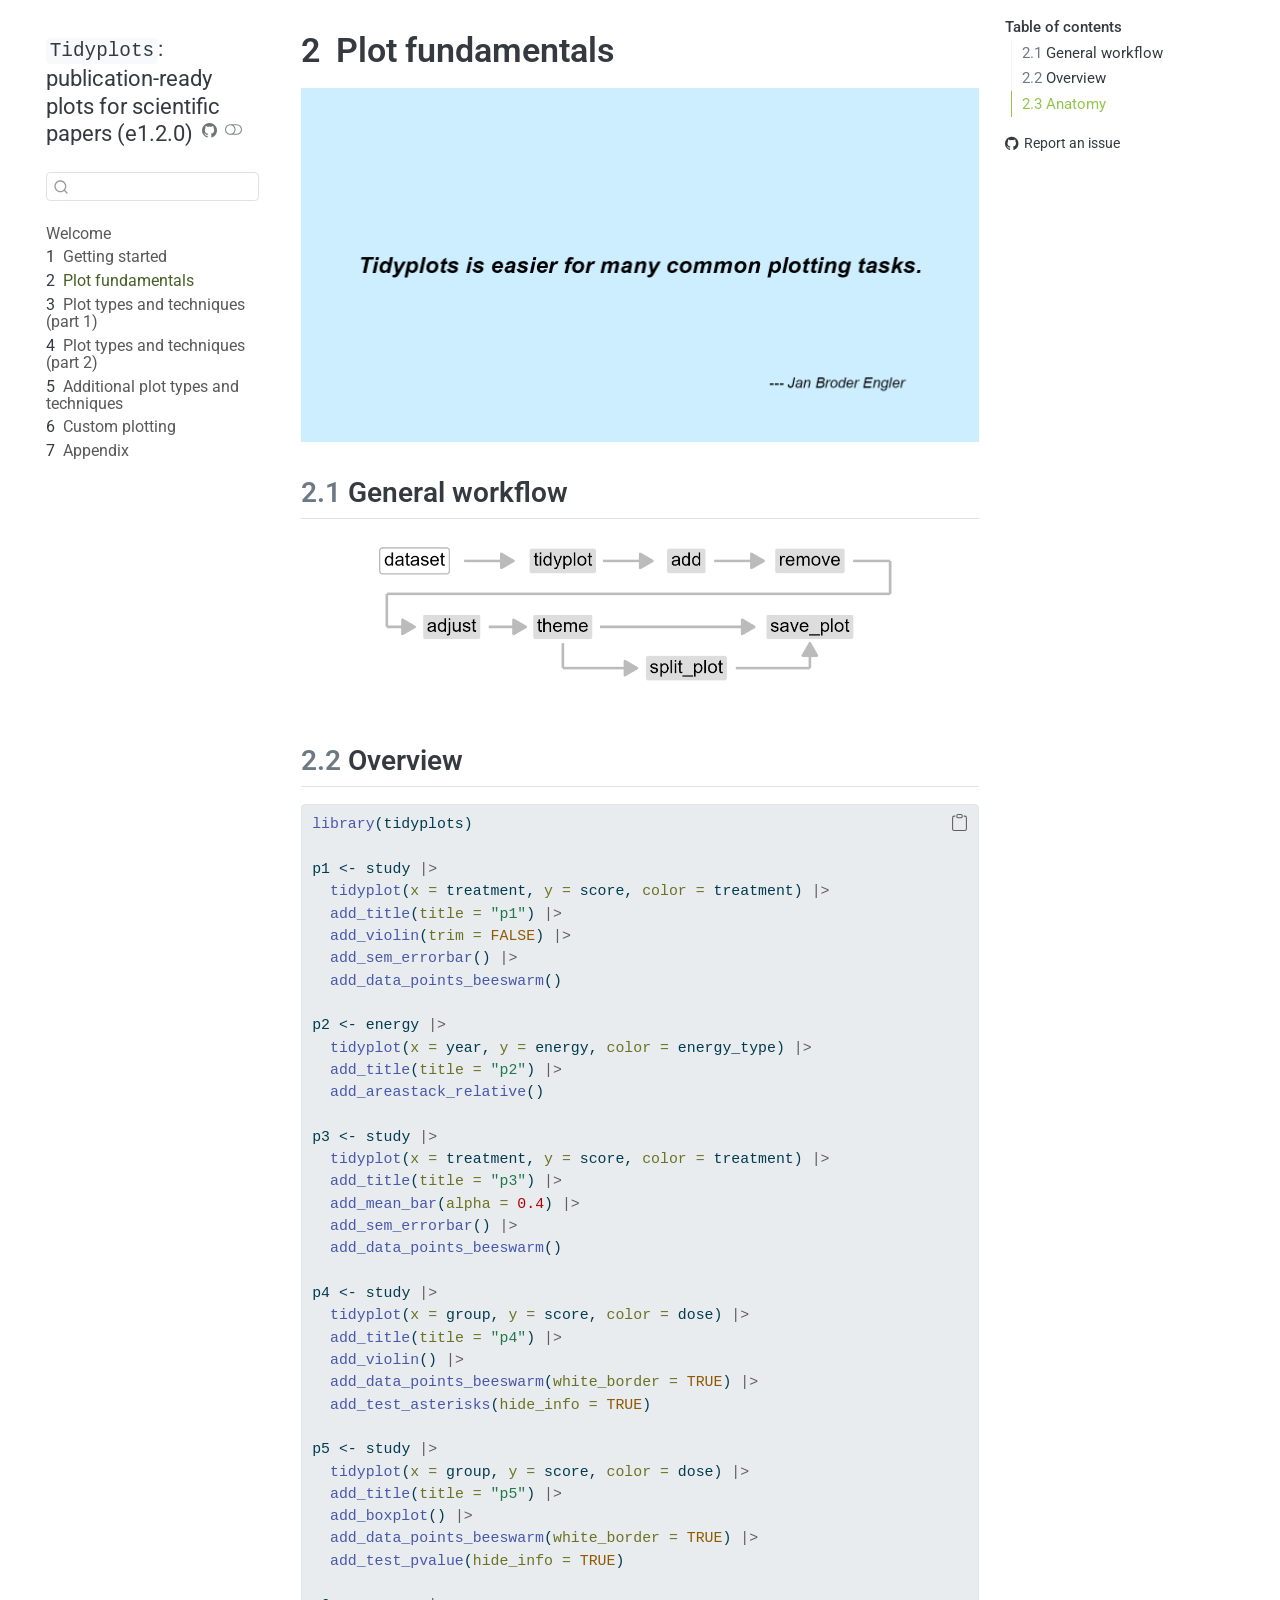
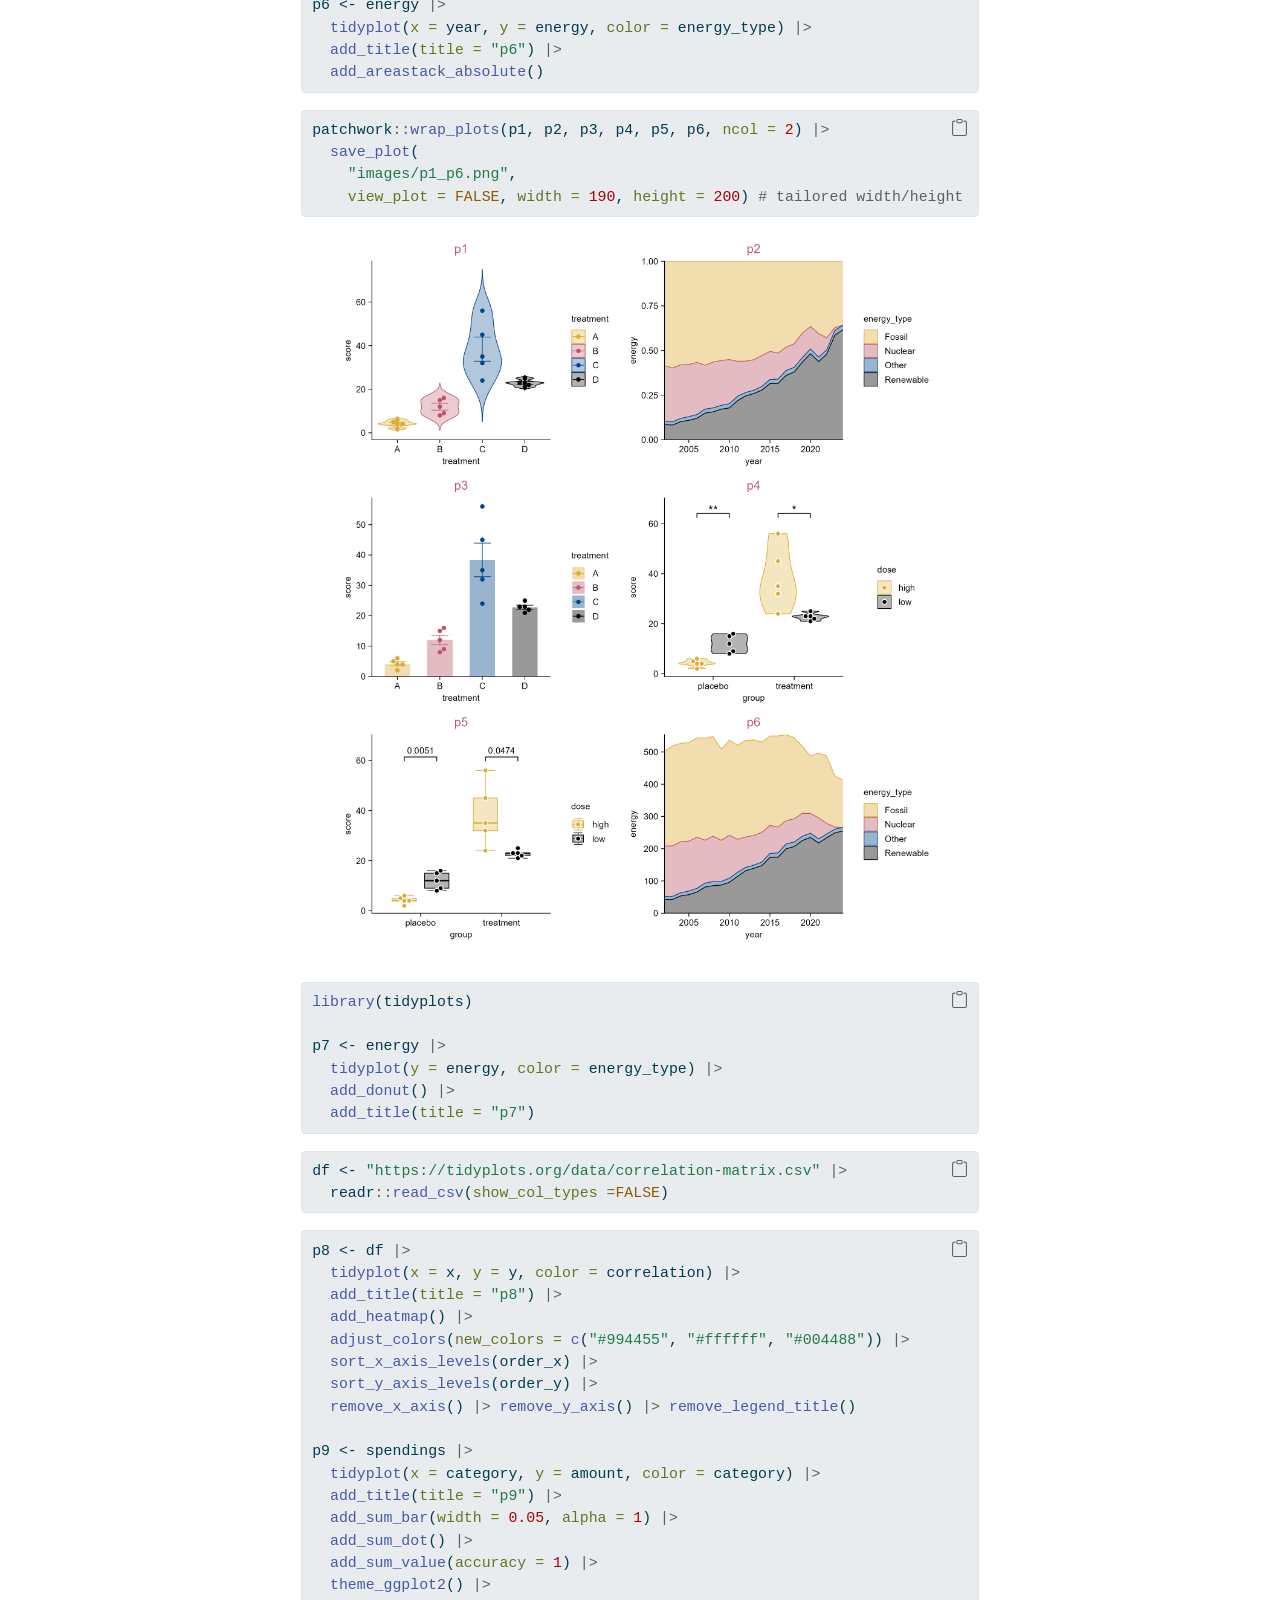
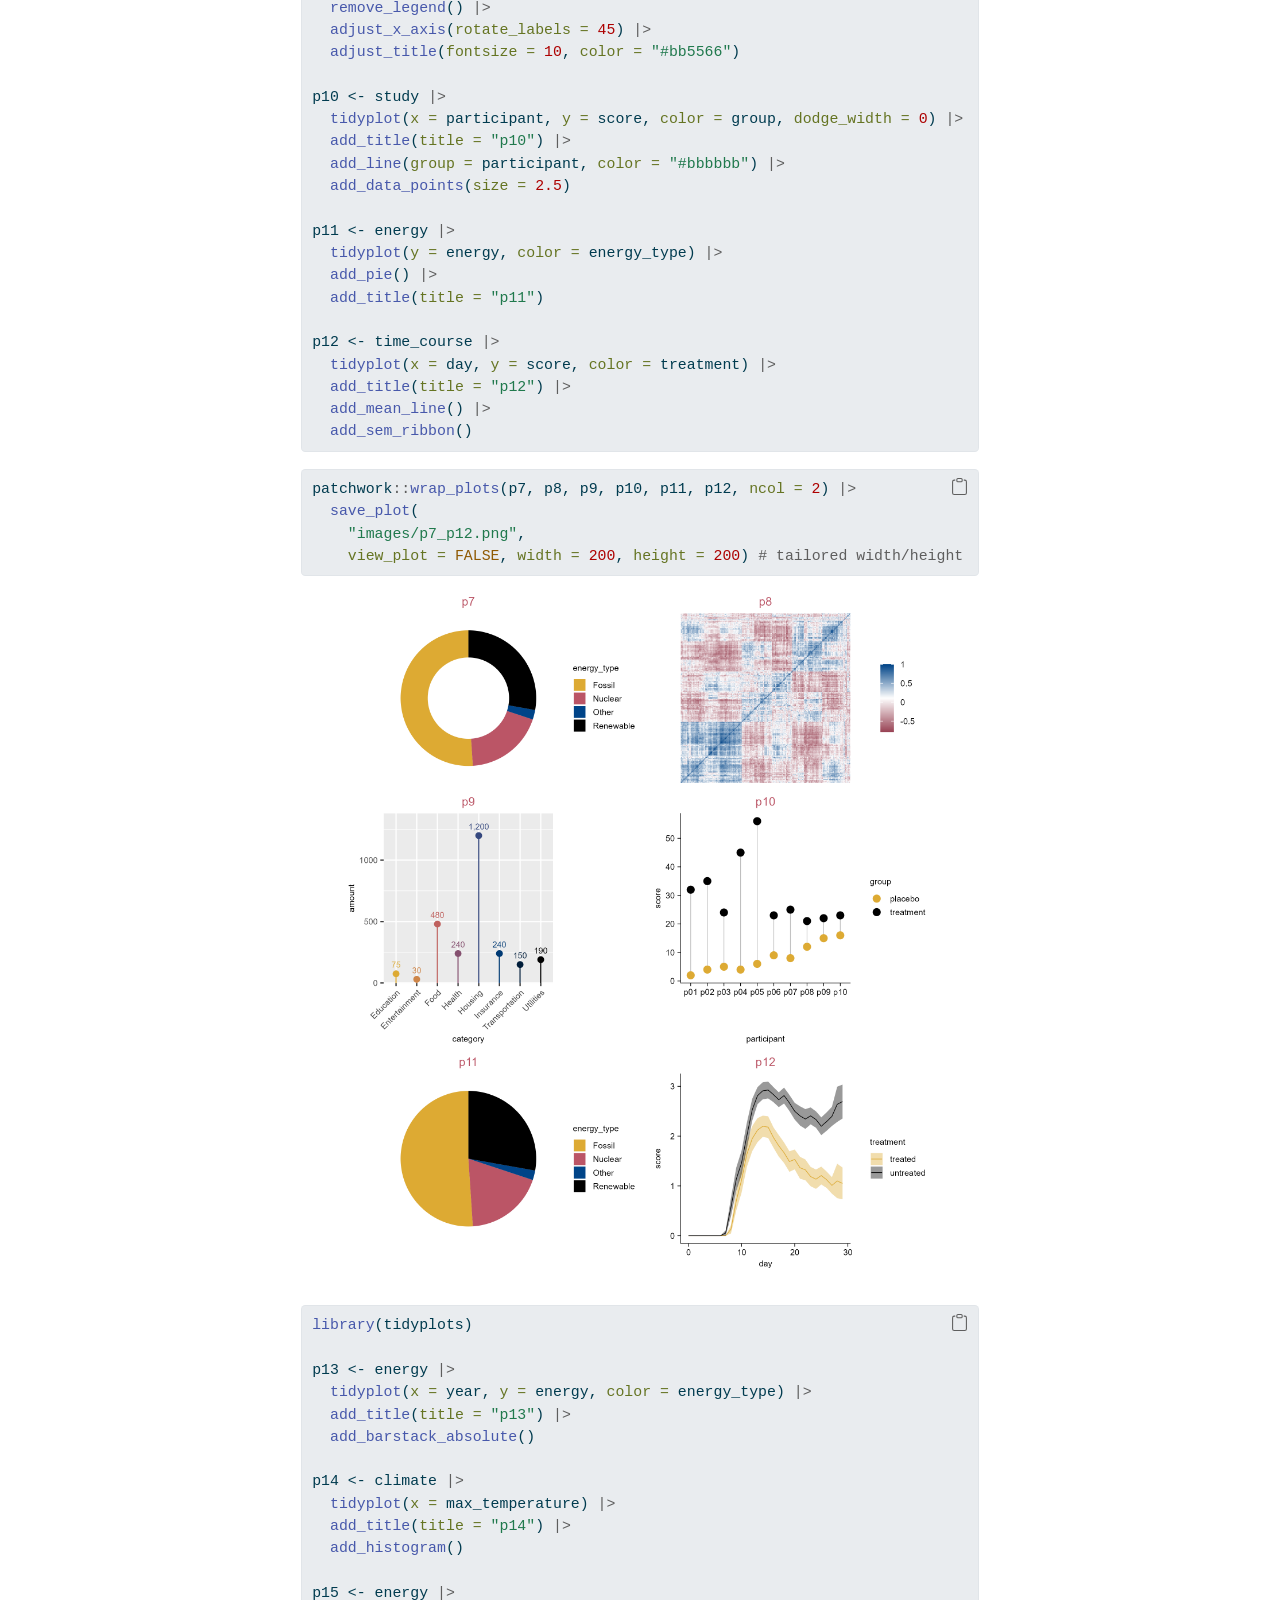
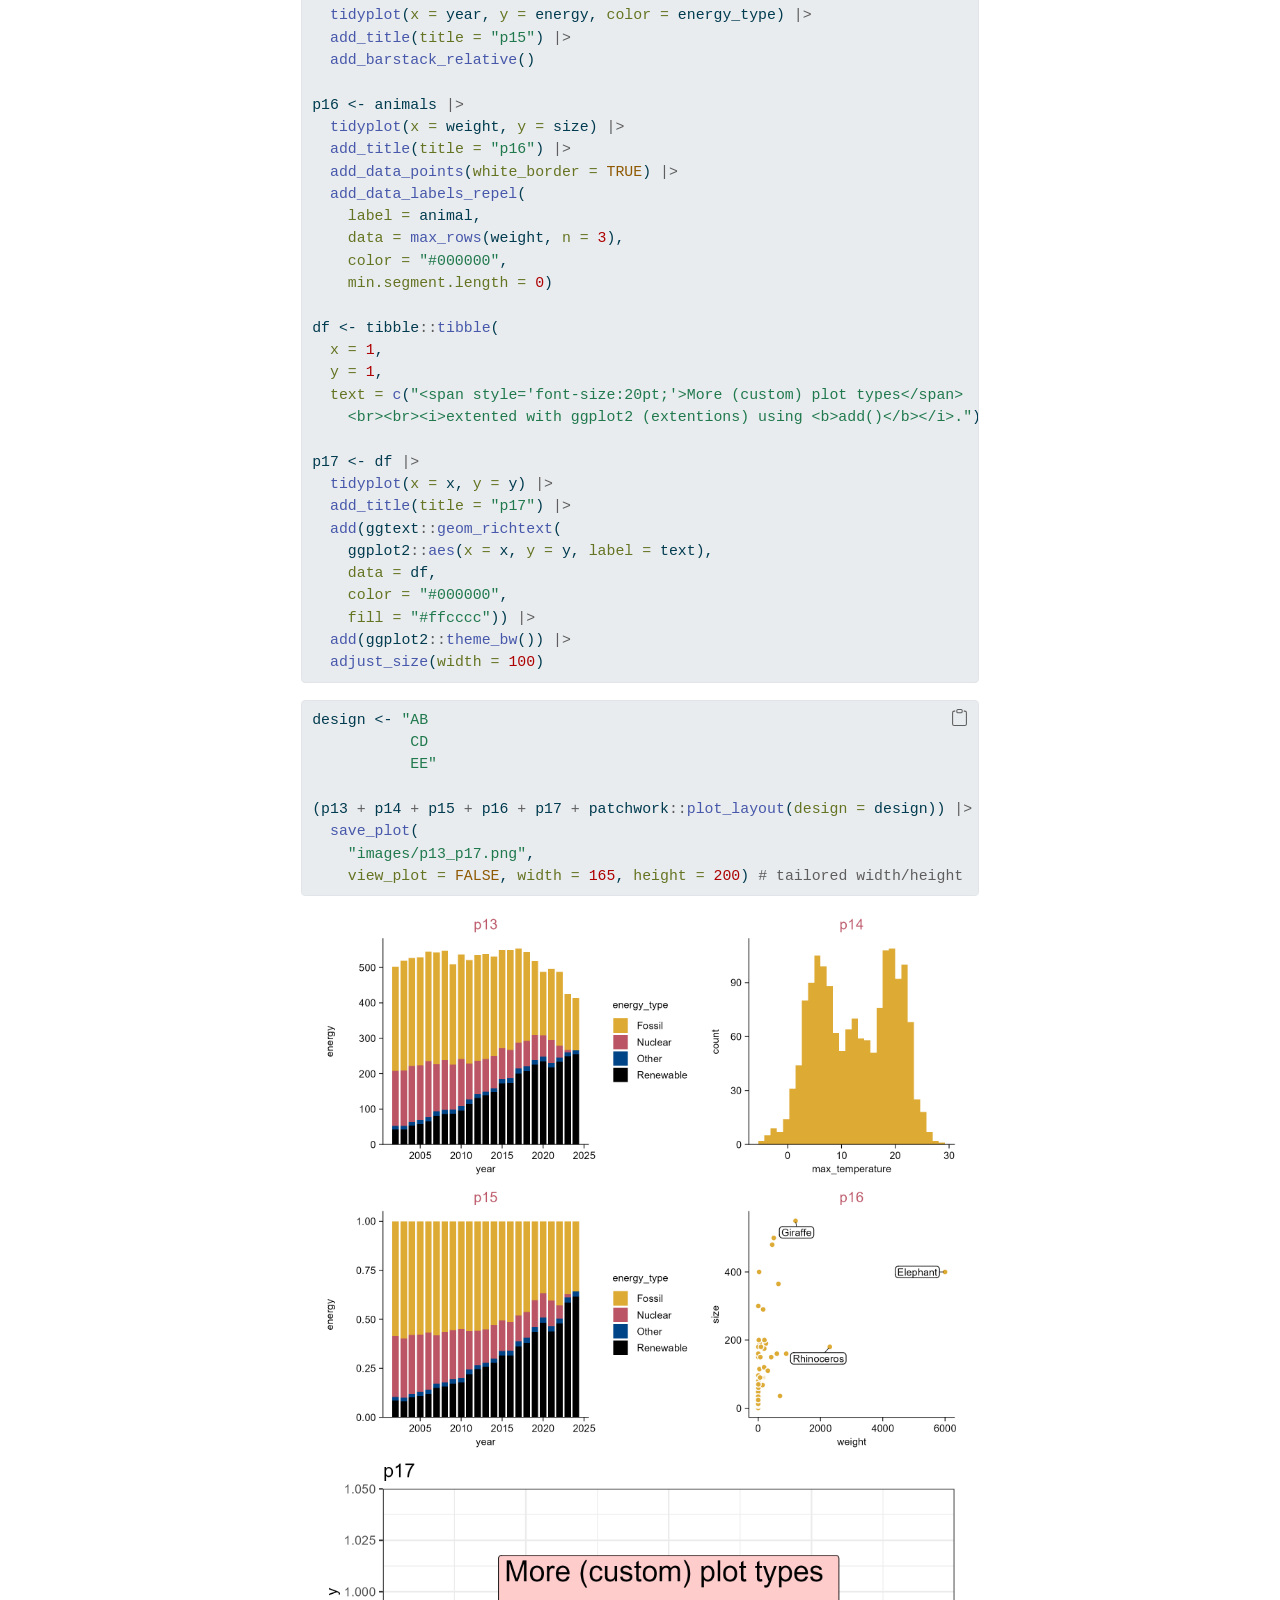
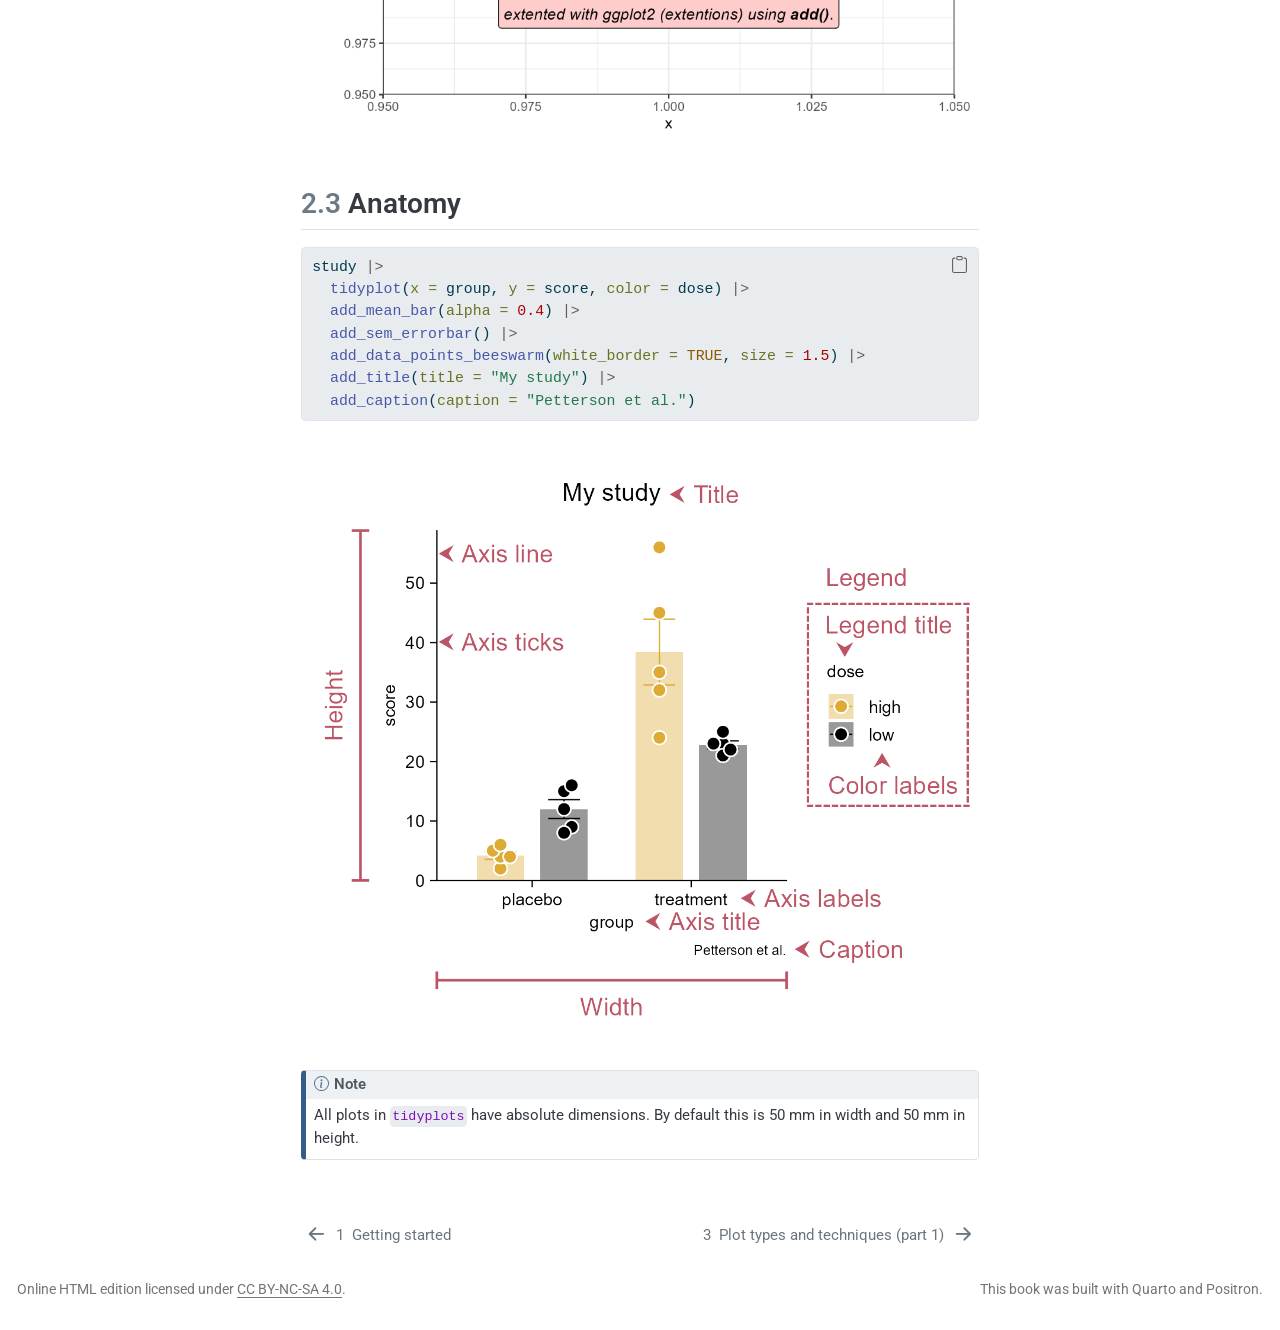
<file: _book/plots.html>
<!DOCTYPE html>
<html xmlns="http://www.w3.org/1999/xhtml" lang="en" xml:lang="en"><head>

<meta charset="utf-8">
<meta name="generator" content="quarto-1.9.38">

<meta name="viewport" content="width=device-width, initial-scale=1.0, user-scalable=yes">


<title>2&nbsp; Plot fundamentals – `Tidyplots`: publication-ready plots for scientific papers (e1.2.0)</title>
<style>
/* Default styles provided by pandoc.
** See https://pandoc.org/MANUAL.html#variables-for-html for config info.
*/
code{white-space: pre-wrap;}
span.smallcaps{font-variant: small-caps;}
div.columns{display: flex; gap: min(4vw, 1.5em);}
div.column{flex: auto; overflow-x: auto;}
div.hanging-indent{margin-left: 1.5em; text-indent: -1.5em;}
ul.task-list{list-style: none;}
ul.task-list li input[type="checkbox"] {
  width: 0.8em;
  margin: 0 0.8em 0.2em -1em; /* quarto-specific, see https://github.com/quarto-dev/quarto-cli/issues/4556 */ 
  vertical-align: middle;
}
/* CSS for syntax highlighting */
html { -webkit-text-size-adjust: 100%; }
pre > code.sourceCode { white-space: pre; position: relative; }
pre > code.sourceCode > span { display: inline-block; line-height: 1.25; }
pre > code.sourceCode > span:empty { height: 1.2em; }
.sourceCode { overflow: visible; }
code.sourceCode > span { color: inherit; text-decoration: inherit; }
div.sourceCode { margin: 1em 0; }
pre.sourceCode { margin: 0; }
@media screen {
div.sourceCode { overflow: auto; }
}
@media print {
pre > code.sourceCode { white-space: pre-wrap; }
pre > code.sourceCode > span { text-indent: -5em; padding-left: 5em; }
}
pre.numberSource code
  { counter-reset: source-line 0; }
pre.numberSource code > span
  { position: relative; left: -4em; counter-increment: source-line; }
pre.numberSource code > span > a:first-child::before
  { content: counter(source-line);
    position: relative; left: -1em; text-align: right; vertical-align: baseline;
    border: none; display: inline-block;
    -webkit-touch-callout: none; -webkit-user-select: none;
    -khtml-user-select: none; -moz-user-select: none;
    -ms-user-select: none; user-select: none;
    padding: 0 4px; width: 4em;
  }
pre.numberSource { margin-left: 3em;  padding-left: 4px; }
div.sourceCode
  {   }
@media screen {
pre > code.sourceCode > span > a:first-child::before { text-decoration: underline; }
}
</style>


<script src="site_libs/quarto-nav/quarto-nav.js"></script>
<script src="site_libs/quarto-nav/headroom.min.js"></script>
<script src="site_libs/clipboard/clipboard.min.js"></script>
<script src="site_libs/quarto-search/autocomplete.umd.js"></script>
<script src="site_libs/quarto-search/fuse.min.js"></script>
<script src="site_libs/quarto-search/quarto-search.js"></script>
<meta name="quarto:offset" content="./">
<link href="./plots-and-skills_part1.html" rel="next">
<link href="./getting-started.html" rel="prev">
<link href="./tidyplots_cover_v1.2.0.png" rel="icon" type="image/png">
<script src="site_libs/quarto-html/quarto.js" type="module"></script>
<script src="site_libs/quarto-html/tabsets/tabsets.js" type="module"></script>
<script src="site_libs/quarto-html/popper.min.js"></script>
<script src="site_libs/quarto-html/tippy.umd.min.js"></script>
<script src="site_libs/quarto-html/anchor.min.js"></script>
<link href="site_libs/quarto-html/tippy.css" rel="stylesheet">
<link href="site_libs/quarto-html/quarto-syntax-highlighting-15634bcf2e68342d4ad2dfa704d543f6.css" rel="stylesheet" class="quarto-color-scheme" id="quarto-text-highlighting-styles">
<link href="site_libs/quarto-html/quarto-syntax-highlighting-dark-0a6b7249c26820e032cb0bd839ff02b1.css" rel="stylesheet" class="quarto-color-scheme quarto-color-alternate" id="quarto-text-highlighting-styles">
<link href="site_libs/quarto-html/quarto-syntax-highlighting-15634bcf2e68342d4ad2dfa704d543f6.css" rel="stylesheet" class="quarto-color-scheme-extra" id="quarto-text-highlighting-styles">
<script src="site_libs/bootstrap/bootstrap.min.js"></script>
<link href="site_libs/bootstrap/bootstrap-icons.css" rel="stylesheet">
<link href="site_libs/bootstrap/bootstrap-12dbc0c64bc7d78fb3aaa13411330519.min.css" rel="stylesheet" append-hash="true" class="quarto-color-scheme" id="quarto-bootstrap" data-mode="light">
<link href="site_libs/bootstrap/bootstrap-dark-50dc151278dbc3c23d5484266a564328.min.css" rel="stylesheet" append-hash="true" class="quarto-color-scheme quarto-color-alternate" id="quarto-bootstrap" data-mode="dark">
<link href="site_libs/bootstrap/bootstrap-12dbc0c64bc7d78fb3aaa13411330519.min.css" rel="stylesheet" append-hash="true" class="quarto-color-scheme-extra" id="quarto-bootstrap" data-mode="light">
<script id="quarto-search-options" type="application/json">{
  "location": "sidebar",
  "copy-button": false,
  "collapse-after": 3,
  "panel-placement": "start",
  "type": "textbox",
  "limit": 50,
  "keyboard-shortcut": [
    "f",
    "/",
    "s"
  ],
  "show-item-context": false,
  "language": {
    "search-no-results-text": "No results",
    "search-matching-documents-text": "matching documents",
    "search-copy-link-title": "Copy link to search",
    "search-hide-matches-text": "Hide additional matches",
    "search-more-match-text": "more match in this document",
    "search-more-matches-text": "more matches in this document",
    "search-clear-button-title": "Clear",
    "search-text-placeholder": "",
    "search-detached-cancel-button-title": "Cancel",
    "search-submit-button-title": "Submit",
    "search-label": "Search"
  }
}</script>
<script async="" src="https://www.googletagmanager.com/gtag/js?id=G-73R3962S0Z"></script>

<script type="text/javascript">

window.dataLayer = window.dataLayer || [];
function gtag(){dataLayer.push(arguments);}
gtag('js', new Date());
gtag('config', 'G-73R3962S0Z', { 'anonymize_ip': true});
</script>


</head>

<body class="nav-sidebar floating quarto-light"><script id="quarto-html-before-body" type="application/javascript">
    const toggleBodyColorMode = (bsSheetEl) => {
      const mode = bsSheetEl.getAttribute("data-mode");
      const bodyEl = window.document.querySelector("body");
      if (mode === "dark") {
        bodyEl.classList.add("quarto-dark");
        bodyEl.classList.remove("quarto-light");
      } else {
        bodyEl.classList.add("quarto-light");
        bodyEl.classList.remove("quarto-dark");
      }
    }
    const toggleBodyColorPrimary = () => {
      const bsSheetEl = window.document.querySelector("link#quarto-bootstrap:not([rel=disabled-stylesheet])");
      if (bsSheetEl) {
        toggleBodyColorMode(bsSheetEl);
      }
    }
    const setColorSchemeToggle = (alternate) => {
      const toggles = window.document.querySelectorAll('.quarto-color-scheme-toggle');
      for (let i=0; i < toggles.length; i++) {
        const toggle = toggles[i];
        if (toggle) {
          if (alternate) {
            toggle.classList.add("alternate");
          } else {
            toggle.classList.remove("alternate");
          }
        }
      }
    };
    const toggleColorMode = (alternate) => {
      // Switch the stylesheets
      const primaryStylesheets = window.document.querySelectorAll('link.quarto-color-scheme:not(.quarto-color-alternate)');
      const alternateStylesheets = window.document.querySelectorAll('link.quarto-color-scheme.quarto-color-alternate');
      manageTransitions('#quarto-margin-sidebar .nav-link', false);
      if (alternate) {
        // note: dark is layered on light, we don't disable primary!
        enableStylesheet(alternateStylesheets);
        for (const sheetNode of alternateStylesheets) {
          if (sheetNode.id === "quarto-bootstrap") {
            toggleBodyColorMode(sheetNode);
          }
        }
      } else {
        disableStylesheet(alternateStylesheets);
        enableStylesheet(primaryStylesheets)
        toggleBodyColorPrimary();
      }
      manageTransitions('#quarto-margin-sidebar .nav-link', true);
      // Switch the toggles
      setColorSchemeToggle(alternate)
      // Hack to workaround the fact that safari doesn't
      // properly recolor the scrollbar when toggling (#1455)
      if (navigator.userAgent.indexOf('Safari') > 0 && navigator.userAgent.indexOf('Chrome') == -1) {
        manageTransitions("body", false);
        window.scrollTo(0, 1);
        setTimeout(() => {
          window.scrollTo(0, 0);
          manageTransitions("body", true);
        }, 40);
      }
    }
    const disableStylesheet = (stylesheets) => {
      for (let i=0; i < stylesheets.length; i++) {
        const stylesheet = stylesheets[i];
        stylesheet.rel = 'disabled-stylesheet';
      }
    }
    const enableStylesheet = (stylesheets) => {
      for (let i=0; i < stylesheets.length; i++) {
        const stylesheet = stylesheets[i];
        if(stylesheet.rel !== 'stylesheet') { // for Chrome, which will still FOUC without this check
          stylesheet.rel = 'stylesheet';
        }
      }
    }
    const manageTransitions = (selector, allowTransitions) => {
      const els = window.document.querySelectorAll(selector);
      for (let i=0; i < els.length; i++) {
        const el = els[i];
        if (allowTransitions) {
          el.classList.remove('notransition');
        } else {
          el.classList.add('notransition');
        }
      }
    }
    const isFileUrl = () => {
      return window.location.protocol === 'file:';
    }
    const hasAlternateSentinel = () => {
      let styleSentinel = getColorSchemeSentinel();
      if (styleSentinel !== null) {
        return styleSentinel === "alternate";
      } else {
        return false;
      }
    }
    const setStyleSentinel = (alternate) => {
      const value = alternate ? "alternate" : "default";
      if (!isFileUrl()) {
        window.localStorage.setItem("quarto-color-scheme", value);
      } else {
        localAlternateSentinel = value;
      }
    }
    const getColorSchemeSentinel = () => {
      if (!isFileUrl()) {
        const storageValue = window.localStorage.getItem("quarto-color-scheme");
        return storageValue != null ? storageValue : localAlternateSentinel;
      } else {
        return localAlternateSentinel;
      }
    }
    const toggleGiscusIfUsed = (isAlternate, darkModeDefault) => {
      const baseTheme = document.querySelector('#giscus-base-theme')?.value ?? 'light';
      const alternateTheme = document.querySelector('#giscus-alt-theme')?.value ?? 'dark';
      let newTheme = '';
      if(authorPrefersDark) {
        newTheme = isAlternate ? baseTheme : alternateTheme;
      } else {
        newTheme = isAlternate ? alternateTheme : baseTheme;
      }
      const changeGiscusTheme = () => {
        // From: https://github.com/giscus/giscus/issues/336
        const sendMessage = (message) => {
          const iframe = document.querySelector('iframe.giscus-frame');
          if (!iframe) return;
          iframe.contentWindow.postMessage({ giscus: message }, 'https://giscus.app');
        }
        sendMessage({
          setConfig: {
            theme: newTheme
          }
        });
      }
      const isGiscussLoaded = window.document.querySelector('iframe.giscus-frame') !== null;
      if (isGiscussLoaded) {
        changeGiscusTheme();
      }
    };
    const authorPrefersDark = false;
    const darkModeDefault = authorPrefersDark;
      document.querySelector('link#quarto-text-highlighting-styles.quarto-color-scheme-extra').rel = 'disabled-stylesheet';
      document.querySelector('link#quarto-bootstrap.quarto-color-scheme-extra').rel = 'disabled-stylesheet';
    let localAlternateSentinel = darkModeDefault ? 'alternate' : 'default';
    // Dark / light mode switch
    window.quartoToggleColorScheme = () => {
      // Read the current dark / light value
      let toAlternate = !hasAlternateSentinel();
      toggleColorMode(toAlternate);
      setStyleSentinel(toAlternate);
      toggleGiscusIfUsed(toAlternate, darkModeDefault);
      window.dispatchEvent(new Event('resize'));
    };
    // Switch to dark mode if need be
    if (hasAlternateSentinel()) {
      toggleColorMode(true);
    } else {
      toggleColorMode(false);
    }
  </script>

<div id="quarto-search-results"></div>
  <header id="quarto-header" class="headroom fixed-top">
  <nav class="quarto-secondary-nav">
    <div class="container-fluid d-flex">
      <button type="button" class="quarto-btn-toggle btn" data-bs-toggle="collapse" role="button" data-bs-target=".quarto-sidebar-collapse-item" aria-controls="quarto-sidebar" aria-expanded="false" aria-label="Toggle sidebar navigation" onclick="if (window.quartoToggleHeadroom) { window.quartoToggleHeadroom(); }">
        <i class="bi bi-layout-text-sidebar-reverse"></i>
      </button>
        <nav class="quarto-page-breadcrumbs" aria-label="breadcrumb"><ol class="breadcrumb"><li class="breadcrumb-item"><a href="./plots.html"><span class="chapter-number">2</span>&nbsp; <span class="chapter-title">Plot fundamentals</span></a></li></ol></nav>
        <a class="flex-grow-1" role="navigation" data-bs-toggle="collapse" data-bs-target=".quarto-sidebar-collapse-item" aria-controls="quarto-sidebar" aria-expanded="false" aria-label="Toggle sidebar navigation" onclick="if (window.quartoToggleHeadroom) { window.quartoToggleHeadroom(); }">      
        </a>
      <button type="button" class="btn quarto-search-button" aria-label="Search" onclick="window.quartoOpenSearch();">
        <i class="bi bi-search"></i>
      </button>
    </div>
  </nav>
</header>
<!-- content -->
<div id="quarto-content" class="quarto-container page-columns page-rows-contents page-layout-article">
<!-- sidebar -->
  <nav id="quarto-sidebar" class="sidebar collapse collapse-horizontal quarto-sidebar-collapse-item sidebar-navigation floating overflow-auto">
    <div class="pt-lg-2 mt-2 text-left sidebar-header">
    <div class="sidebar-title mb-0 py-0">
      <a href="./"><code>Tidyplots</code>: publication-ready plots for scientific papers (e1.2.0)</a> 
        <div class="sidebar-tools-main">
    <a href="https://github.com/iamhealthy/tidyplots-book/" title="Source Code" class="quarto-navigation-tool px-1" aria-label="Source Code"><i class="bi bi-github"></i></a>
  <a href="" class="quarto-color-scheme-toggle quarto-navigation-tool  px-1" onclick="window.quartoToggleColorScheme(); return false;" title="Toggle dark mode"><i class="bi"></i></a>
</div>
    </div>
      </div>
        <div class="mt-2 flex-shrink-0 align-items-center">
        <div class="sidebar-search">
        <div id="quarto-search" class="" title="Search"></div>
        </div>
        </div>
    <div class="sidebar-menu-container"> 
    <ul class="list-unstyled mt-1">
        <li class="sidebar-item">
  <div class="sidebar-item-container"> 
  <a href="./index.html" class="sidebar-item-text sidebar-link">
 <span class="menu-text">Welcome</span></a>
  </div>
</li>
        <li class="sidebar-item">
  <div class="sidebar-item-container"> 
  <a href="./getting-started.html" class="sidebar-item-text sidebar-link">
 <span class="menu-text"><span class="chapter-number">1</span>&nbsp; <span class="chapter-title">Getting started</span></span></a>
  </div>
</li>
        <li class="sidebar-item">
  <div class="sidebar-item-container"> 
  <a href="./plots.html" class="sidebar-item-text sidebar-link active">
 <span class="menu-text"><span class="chapter-number">2</span>&nbsp; <span class="chapter-title">Plot fundamentals</span></span></a>
  </div>
</li>
        <li class="sidebar-item">
  <div class="sidebar-item-container"> 
  <a href="./plots-and-skills_part1.html" class="sidebar-item-text sidebar-link">
 <span class="menu-text"><span class="chapter-number">3</span>&nbsp; <span class="chapter-title">Plot types and techniques (part 1)</span></span></a>
  </div>
</li>
        <li class="sidebar-item">
  <div class="sidebar-item-container"> 
  <a href="./plots-and-skills_part2.html" class="sidebar-item-text sidebar-link">
 <span class="menu-text"><span class="chapter-number">4</span>&nbsp; <span class="chapter-title">Plot types and techniques (part 2)</span></span></a>
  </div>
</li>
        <li class="sidebar-item">
  <div class="sidebar-item-container"> 
  <a href="./more-plots.html" class="sidebar-item-text sidebar-link">
 <span class="menu-text"><span class="chapter-number">5</span>&nbsp; <span class="chapter-title">Additional plot types and techniques</span></span></a>
  </div>
</li>
        <li class="sidebar-item">
  <div class="sidebar-item-container"> 
  <a href="./more-custom-plots.html" class="sidebar-item-text sidebar-link">
 <span class="menu-text"><span class="chapter-number">6</span>&nbsp; <span class="chapter-title">Custom plotting</span></span></a>
  </div>
</li>
        <li class="sidebar-item">
  <div class="sidebar-item-container"> 
  <a href="./appendix.html" class="sidebar-item-text sidebar-link">
 <span class="menu-text"><span class="chapter-number">7</span>&nbsp; <span class="chapter-title">Appendix</span></span></a>
  </div>
</li>
    </ul>
    </div>
</nav>
<div id="quarto-sidebar-glass" class="quarto-sidebar-collapse-item" data-bs-toggle="collapse" data-bs-target=".quarto-sidebar-collapse-item"></div>
<!-- margin-sidebar -->
    <div id="quarto-margin-sidebar" class="sidebar margin-sidebar">
        <nav id="TOC" role="doc-toc" class="toc-active">
    <h2 id="toc-title">Table of contents</h2>
   
  <ul>
  <li><a href="#general-workflow" id="toc-general-workflow" class="nav-link active" data-scroll-target="#general-workflow"><span class="header-section-number">2.1</span> General workflow</a></li>
  <li><a href="#overview" id="toc-overview" class="nav-link" data-scroll-target="#overview"><span class="header-section-number">2.2</span> Overview</a></li>
  <li><a href="#anatomy" id="toc-anatomy" class="nav-link" data-scroll-target="#anatomy"><span class="header-section-number">2.3</span> Anatomy</a></li>
  </ul>
<div class="toc-actions"><ul><li><a href="https://github.com/iamhealthy/tidyplots-book/issues/new" class="toc-action"><i class="bi bi-github"></i>Report an issue</a></li></ul></div></nav>
    </div>
<!-- main -->
<main class="content" id="quarto-document-content">


<header id="title-block-header" class="quarto-title-block default">
<div class="quarto-title">
<h1 class="title"><span class="chapter-number">2</span>&nbsp; <span class="chapter-title">Plot fundamentals</span></h1>
</div>



<div class="quarto-title-meta">

    
  
    
  </div>
  


</header>


<div class="quarto-figure quarto-figure-center">
<figure class="figure">
<p><img src="images/tidyplots-is-easier.png" class="img-fluid quarto-figure quarto-figure-center figure-img" style="width:100.0%"></p>
</figure>
</div>
<section id="general-workflow" class="level2" data-number="2.1">
<h2 data-number="2.1" class="anchored" data-anchor-id="general-workflow"><span class="header-section-number">2.1</span> General workflow</h2>
<div class="quarto-figure quarto-figure-center">
<figure class="figure">
<p><img src="images/tidyplots_workflow.png" class="img-fluid quarto-figure quarto-figure-center figure-img" style="width:80.0%"></p>
</figure>
</div>
</section>
<section id="overview" class="level2" data-number="2.2">
<h2 data-number="2.2" class="anchored" data-anchor-id="overview"><span class="header-section-number">2.2</span> Overview</h2>
<div class="cell">
<div class="code-copy-outer-scaffold"><div class="sourceCode cell-code" id="cb1"><pre class="sourceCode r code-with-copy"><code class="sourceCode r"><span id="cb1-1"><a href="#cb1-1" aria-hidden="true" tabindex="-1"></a><span class="fu">library</span>(tidyplots)</span>
<span id="cb1-2"><a href="#cb1-2" aria-hidden="true" tabindex="-1"></a></span>
<span id="cb1-3"><a href="#cb1-3" aria-hidden="true" tabindex="-1"></a>p1 <span class="ot">&lt;-</span> study <span class="sc">|&gt;</span> </span>
<span id="cb1-4"><a href="#cb1-4" aria-hidden="true" tabindex="-1"></a>  <span class="fu">tidyplot</span>(<span class="at">x =</span> treatment, <span class="at">y =</span> score, <span class="at">color =</span> treatment) <span class="sc">|&gt;</span> </span>
<span id="cb1-5"><a href="#cb1-5" aria-hidden="true" tabindex="-1"></a>  <span class="fu">add_title</span>(<span class="at">title =</span> <span class="st">"p1"</span>) <span class="sc">|&gt;</span> </span>
<span id="cb1-6"><a href="#cb1-6" aria-hidden="true" tabindex="-1"></a>  <span class="fu">add_violin</span>(<span class="at">trim =</span> <span class="cn">FALSE</span>) <span class="sc">|&gt;</span> </span>
<span id="cb1-7"><a href="#cb1-7" aria-hidden="true" tabindex="-1"></a>  <span class="fu">add_sem_errorbar</span>() <span class="sc">|&gt;</span> </span>
<span id="cb1-8"><a href="#cb1-8" aria-hidden="true" tabindex="-1"></a>  <span class="fu">add_data_points_beeswarm</span>()</span>
<span id="cb1-9"><a href="#cb1-9" aria-hidden="true" tabindex="-1"></a></span>
<span id="cb1-10"><a href="#cb1-10" aria-hidden="true" tabindex="-1"></a>p2 <span class="ot">&lt;-</span> energy <span class="sc">|&gt;</span> </span>
<span id="cb1-11"><a href="#cb1-11" aria-hidden="true" tabindex="-1"></a>  <span class="fu">tidyplot</span>(<span class="at">x =</span> year, <span class="at">y =</span> energy, <span class="at">color =</span> energy_type) <span class="sc">|&gt;</span> </span>
<span id="cb1-12"><a href="#cb1-12" aria-hidden="true" tabindex="-1"></a>  <span class="fu">add_title</span>(<span class="at">title =</span> <span class="st">"p2"</span>) <span class="sc">|&gt;</span> </span>
<span id="cb1-13"><a href="#cb1-13" aria-hidden="true" tabindex="-1"></a>  <span class="fu">add_areastack_relative</span>()</span>
<span id="cb1-14"><a href="#cb1-14" aria-hidden="true" tabindex="-1"></a></span>
<span id="cb1-15"><a href="#cb1-15" aria-hidden="true" tabindex="-1"></a>p3 <span class="ot">&lt;-</span> study <span class="sc">|&gt;</span> </span>
<span id="cb1-16"><a href="#cb1-16" aria-hidden="true" tabindex="-1"></a>  <span class="fu">tidyplot</span>(<span class="at">x =</span> treatment, <span class="at">y =</span> score, <span class="at">color =</span> treatment) <span class="sc">|&gt;</span> </span>
<span id="cb1-17"><a href="#cb1-17" aria-hidden="true" tabindex="-1"></a>  <span class="fu">add_title</span>(<span class="at">title =</span> <span class="st">"p3"</span>) <span class="sc">|&gt;</span> </span>
<span id="cb1-18"><a href="#cb1-18" aria-hidden="true" tabindex="-1"></a>  <span class="fu">add_mean_bar</span>(<span class="at">alpha =</span> <span class="fl">0.4</span>) <span class="sc">|&gt;</span> </span>
<span id="cb1-19"><a href="#cb1-19" aria-hidden="true" tabindex="-1"></a>  <span class="fu">add_sem_errorbar</span>() <span class="sc">|&gt;</span> </span>
<span id="cb1-20"><a href="#cb1-20" aria-hidden="true" tabindex="-1"></a>  <span class="fu">add_data_points_beeswarm</span>()</span>
<span id="cb1-21"><a href="#cb1-21" aria-hidden="true" tabindex="-1"></a></span>
<span id="cb1-22"><a href="#cb1-22" aria-hidden="true" tabindex="-1"></a>p4 <span class="ot">&lt;-</span> study <span class="sc">|&gt;</span> </span>
<span id="cb1-23"><a href="#cb1-23" aria-hidden="true" tabindex="-1"></a>  <span class="fu">tidyplot</span>(<span class="at">x =</span> group, <span class="at">y =</span> score, <span class="at">color =</span> dose) <span class="sc">|&gt;</span> </span>
<span id="cb1-24"><a href="#cb1-24" aria-hidden="true" tabindex="-1"></a>  <span class="fu">add_title</span>(<span class="at">title =</span> <span class="st">"p4"</span>) <span class="sc">|&gt;</span> </span>
<span id="cb1-25"><a href="#cb1-25" aria-hidden="true" tabindex="-1"></a>  <span class="fu">add_violin</span>() <span class="sc">|&gt;</span> </span>
<span id="cb1-26"><a href="#cb1-26" aria-hidden="true" tabindex="-1"></a>  <span class="fu">add_data_points_beeswarm</span>(<span class="at">white_border =</span> <span class="cn">TRUE</span>) <span class="sc">|&gt;</span> </span>
<span id="cb1-27"><a href="#cb1-27" aria-hidden="true" tabindex="-1"></a>  <span class="fu">add_test_asterisks</span>(<span class="at">hide_info =</span> <span class="cn">TRUE</span>)</span>
<span id="cb1-28"><a href="#cb1-28" aria-hidden="true" tabindex="-1"></a></span>
<span id="cb1-29"><a href="#cb1-29" aria-hidden="true" tabindex="-1"></a>p5 <span class="ot">&lt;-</span> study <span class="sc">|&gt;</span> </span>
<span id="cb1-30"><a href="#cb1-30" aria-hidden="true" tabindex="-1"></a>  <span class="fu">tidyplot</span>(<span class="at">x =</span> group, <span class="at">y =</span> score, <span class="at">color =</span> dose) <span class="sc">|&gt;</span> </span>
<span id="cb1-31"><a href="#cb1-31" aria-hidden="true" tabindex="-1"></a>  <span class="fu">add_title</span>(<span class="at">title =</span> <span class="st">"p5"</span>) <span class="sc">|&gt;</span> </span>
<span id="cb1-32"><a href="#cb1-32" aria-hidden="true" tabindex="-1"></a>  <span class="fu">add_boxplot</span>() <span class="sc">|&gt;</span> </span>
<span id="cb1-33"><a href="#cb1-33" aria-hidden="true" tabindex="-1"></a>  <span class="fu">add_data_points_beeswarm</span>(<span class="at">white_border =</span> <span class="cn">TRUE</span>) <span class="sc">|&gt;</span> </span>
<span id="cb1-34"><a href="#cb1-34" aria-hidden="true" tabindex="-1"></a>  <span class="fu">add_test_pvalue</span>(<span class="at">hide_info =</span> <span class="cn">TRUE</span>)</span>
<span id="cb1-35"><a href="#cb1-35" aria-hidden="true" tabindex="-1"></a></span>
<span id="cb1-36"><a href="#cb1-36" aria-hidden="true" tabindex="-1"></a>p6 <span class="ot">&lt;-</span> energy <span class="sc">|&gt;</span> </span>
<span id="cb1-37"><a href="#cb1-37" aria-hidden="true" tabindex="-1"></a>  <span class="fu">tidyplot</span>(<span class="at">x =</span> year, <span class="at">y =</span> energy, <span class="at">color =</span> energy_type) <span class="sc">|&gt;</span> </span>
<span id="cb1-38"><a href="#cb1-38" aria-hidden="true" tabindex="-1"></a>  <span class="fu">add_title</span>(<span class="at">title =</span> <span class="st">"p6"</span>) <span class="sc">|&gt;</span> </span>
<span id="cb1-39"><a href="#cb1-39" aria-hidden="true" tabindex="-1"></a>  <span class="fu">add_areastack_absolute</span>()</span></code></pre></div><button title="Copy to Clipboard" class="code-copy-button"><i class="bi"></i></button></div>
</div>
<div class="cell">
<div class="code-copy-outer-scaffold"><div class="sourceCode cell-code" id="cb2"><pre class="sourceCode r code-with-copy"><code class="sourceCode r"><span id="cb2-1"><a href="#cb2-1" aria-hidden="true" tabindex="-1"></a>patchwork<span class="sc">::</span><span class="fu">wrap_plots</span>(p1, p2, p3, p4, p5, p6, <span class="at">ncol =</span> <span class="dv">2</span>) <span class="sc">|&gt;</span> </span>
<span id="cb2-2"><a href="#cb2-2" aria-hidden="true" tabindex="-1"></a>  <span class="fu">save_plot</span>(</span>
<span id="cb2-3"><a href="#cb2-3" aria-hidden="true" tabindex="-1"></a>    <span class="st">"images/p1_p6.png"</span>,</span>
<span id="cb2-4"><a href="#cb2-4" aria-hidden="true" tabindex="-1"></a>    <span class="at">view_plot =</span> <span class="cn">FALSE</span>, <span class="at">width =</span> <span class="dv">190</span>, <span class="at">height =</span> <span class="dv">200</span>) <span class="co"># tailored width/height</span></span></code></pre></div><button title="Copy to Clipboard" class="code-copy-button"><i class="bi"></i></button></div>
</div>
<div class="quarto-figure quarto-figure-center">
<figure class="figure">
<p><img src="images/p1_p6.png" class="img-fluid quarto-figure quarto-figure-center figure-img" style="width:100.0%"></p>
</figure>
</div>
<div class="cell">
<div class="code-copy-outer-scaffold"><div class="sourceCode cell-code" id="cb3"><pre class="sourceCode r code-with-copy"><code class="sourceCode r"><span id="cb3-1"><a href="#cb3-1" aria-hidden="true" tabindex="-1"></a><span class="fu">library</span>(tidyplots)</span>
<span id="cb3-2"><a href="#cb3-2" aria-hidden="true" tabindex="-1"></a></span>
<span id="cb3-3"><a href="#cb3-3" aria-hidden="true" tabindex="-1"></a>p7 <span class="ot">&lt;-</span> energy <span class="sc">|&gt;</span> </span>
<span id="cb3-4"><a href="#cb3-4" aria-hidden="true" tabindex="-1"></a>  <span class="fu">tidyplot</span>(<span class="at">y =</span> energy, <span class="at">color =</span> energy_type) <span class="sc">|&gt;</span> </span>
<span id="cb3-5"><a href="#cb3-5" aria-hidden="true" tabindex="-1"></a>  <span class="fu">add_donut</span>() <span class="sc">|&gt;</span> </span>
<span id="cb3-6"><a href="#cb3-6" aria-hidden="true" tabindex="-1"></a>  <span class="fu">add_title</span>(<span class="at">title =</span> <span class="st">"p7"</span>)</span></code></pre></div><button title="Copy to Clipboard" class="code-copy-button"><i class="bi"></i></button></div>
</div>
<div class="cell">
<div class="code-copy-outer-scaffold"><div class="sourceCode cell-code" id="cb4"><pre class="sourceCode r code-with-copy"><code class="sourceCode r"><span id="cb4-1"><a href="#cb4-1" aria-hidden="true" tabindex="-1"></a>df <span class="ot">&lt;-</span> <span class="st">"https://tidyplots.org/data/correlation-matrix.csv"</span> <span class="sc">|&gt;</span></span>
<span id="cb4-2"><a href="#cb4-2" aria-hidden="true" tabindex="-1"></a>  readr<span class="sc">::</span><span class="fu">read_csv</span>(<span class="at">show_col_types =</span><span class="cn">FALSE</span>)</span></code></pre></div><button title="Copy to Clipboard" class="code-copy-button"><i class="bi"></i></button></div>
</div>
<div class="cell">
<div class="code-copy-outer-scaffold"><div class="sourceCode cell-code" id="cb5"><pre class="sourceCode r code-with-copy"><code class="sourceCode r"><span id="cb5-1"><a href="#cb5-1" aria-hidden="true" tabindex="-1"></a>p8 <span class="ot">&lt;-</span> df <span class="sc">|&gt;</span> </span>
<span id="cb5-2"><a href="#cb5-2" aria-hidden="true" tabindex="-1"></a>  <span class="fu">tidyplot</span>(<span class="at">x =</span> x, <span class="at">y =</span> y, <span class="at">color =</span> correlation) <span class="sc">|&gt;</span> </span>
<span id="cb5-3"><a href="#cb5-3" aria-hidden="true" tabindex="-1"></a>  <span class="fu">add_title</span>(<span class="at">title =</span> <span class="st">"p8"</span>) <span class="sc">|&gt;</span> </span>
<span id="cb5-4"><a href="#cb5-4" aria-hidden="true" tabindex="-1"></a>  <span class="fu">add_heatmap</span>() <span class="sc">|&gt;</span> </span>
<span id="cb5-5"><a href="#cb5-5" aria-hidden="true" tabindex="-1"></a>  <span class="fu">adjust_colors</span>(<span class="at">new_colors =</span> <span class="fu">c</span>(<span class="st">"#994455"</span>, <span class="st">"#ffffff"</span>, <span class="st">"#004488"</span>)) <span class="sc">|&gt;</span> </span>
<span id="cb5-6"><a href="#cb5-6" aria-hidden="true" tabindex="-1"></a>  <span class="fu">sort_x_axis_levels</span>(order_x) <span class="sc">|&gt;</span> </span>
<span id="cb5-7"><a href="#cb5-7" aria-hidden="true" tabindex="-1"></a>  <span class="fu">sort_y_axis_levels</span>(order_y) <span class="sc">|&gt;</span> </span>
<span id="cb5-8"><a href="#cb5-8" aria-hidden="true" tabindex="-1"></a>  <span class="fu">remove_x_axis</span>() <span class="sc">|&gt;</span> <span class="fu">remove_y_axis</span>() <span class="sc">|&gt;</span> <span class="fu">remove_legend_title</span>()</span>
<span id="cb5-9"><a href="#cb5-9" aria-hidden="true" tabindex="-1"></a></span>
<span id="cb5-10"><a href="#cb5-10" aria-hidden="true" tabindex="-1"></a>p9 <span class="ot">&lt;-</span> spendings <span class="sc">|&gt;</span> </span>
<span id="cb5-11"><a href="#cb5-11" aria-hidden="true" tabindex="-1"></a>  <span class="fu">tidyplot</span>(<span class="at">x =</span> category, <span class="at">y =</span> amount, <span class="at">color =</span> category) <span class="sc">|&gt;</span> </span>
<span id="cb5-12"><a href="#cb5-12" aria-hidden="true" tabindex="-1"></a>  <span class="fu">add_title</span>(<span class="at">title =</span> <span class="st">"p9"</span>) <span class="sc">|&gt;</span> </span>
<span id="cb5-13"><a href="#cb5-13" aria-hidden="true" tabindex="-1"></a>  <span class="fu">add_sum_bar</span>(<span class="at">width =</span> <span class="fl">0.05</span>, <span class="at">alpha =</span> <span class="dv">1</span>) <span class="sc">|&gt;</span> </span>
<span id="cb5-14"><a href="#cb5-14" aria-hidden="true" tabindex="-1"></a>  <span class="fu">add_sum_dot</span>() <span class="sc">|&gt;</span> </span>
<span id="cb5-15"><a href="#cb5-15" aria-hidden="true" tabindex="-1"></a>  <span class="fu">add_sum_value</span>(<span class="at">accuracy =</span> <span class="dv">1</span>) <span class="sc">|&gt;</span> </span>
<span id="cb5-16"><a href="#cb5-16" aria-hidden="true" tabindex="-1"></a>  <span class="fu">theme_ggplot2</span>() <span class="sc">|&gt;</span> </span>
<span id="cb5-17"><a href="#cb5-17" aria-hidden="true" tabindex="-1"></a>  <span class="fu">remove_legend</span>() <span class="sc">|&gt;</span> </span>
<span id="cb5-18"><a href="#cb5-18" aria-hidden="true" tabindex="-1"></a>  <span class="fu">adjust_x_axis</span>(<span class="at">rotate_labels =</span> <span class="dv">45</span>) <span class="sc">|&gt;</span> </span>
<span id="cb5-19"><a href="#cb5-19" aria-hidden="true" tabindex="-1"></a>  <span class="fu">adjust_title</span>(<span class="at">fontsize =</span> <span class="dv">10</span>, <span class="at">color =</span> <span class="st">"#bb5566"</span>)</span>
<span id="cb5-20"><a href="#cb5-20" aria-hidden="true" tabindex="-1"></a></span>
<span id="cb5-21"><a href="#cb5-21" aria-hidden="true" tabindex="-1"></a>p10 <span class="ot">&lt;-</span> study <span class="sc">|&gt;</span> </span>
<span id="cb5-22"><a href="#cb5-22" aria-hidden="true" tabindex="-1"></a>  <span class="fu">tidyplot</span>(<span class="at">x =</span> participant, <span class="at">y =</span> score, <span class="at">color =</span> group, <span class="at">dodge_width =</span> <span class="dv">0</span>) <span class="sc">|&gt;</span> </span>
<span id="cb5-23"><a href="#cb5-23" aria-hidden="true" tabindex="-1"></a>  <span class="fu">add_title</span>(<span class="at">title =</span> <span class="st">"p10"</span>) <span class="sc">|&gt;</span> </span>
<span id="cb5-24"><a href="#cb5-24" aria-hidden="true" tabindex="-1"></a>  <span class="fu">add_line</span>(<span class="at">group =</span> participant, <span class="at">color =</span> <span class="st">"#bbbbbb"</span>) <span class="sc">|&gt;</span> </span>
<span id="cb5-25"><a href="#cb5-25" aria-hidden="true" tabindex="-1"></a>  <span class="fu">add_data_points</span>(<span class="at">size =</span> <span class="fl">2.5</span>)</span>
<span id="cb5-26"><a href="#cb5-26" aria-hidden="true" tabindex="-1"></a></span>
<span id="cb5-27"><a href="#cb5-27" aria-hidden="true" tabindex="-1"></a>p11 <span class="ot">&lt;-</span> energy <span class="sc">|&gt;</span> </span>
<span id="cb5-28"><a href="#cb5-28" aria-hidden="true" tabindex="-1"></a>  <span class="fu">tidyplot</span>(<span class="at">y =</span> energy, <span class="at">color =</span> energy_type) <span class="sc">|&gt;</span> </span>
<span id="cb5-29"><a href="#cb5-29" aria-hidden="true" tabindex="-1"></a>  <span class="fu">add_pie</span>() <span class="sc">|&gt;</span> </span>
<span id="cb5-30"><a href="#cb5-30" aria-hidden="true" tabindex="-1"></a>  <span class="fu">add_title</span>(<span class="at">title =</span> <span class="st">"p11"</span>)</span>
<span id="cb5-31"><a href="#cb5-31" aria-hidden="true" tabindex="-1"></a></span>
<span id="cb5-32"><a href="#cb5-32" aria-hidden="true" tabindex="-1"></a>p12 <span class="ot">&lt;-</span> time_course <span class="sc">|&gt;</span> </span>
<span id="cb5-33"><a href="#cb5-33" aria-hidden="true" tabindex="-1"></a>  <span class="fu">tidyplot</span>(<span class="at">x =</span> day, <span class="at">y =</span> score, <span class="at">color =</span> treatment) <span class="sc">|&gt;</span> </span>
<span id="cb5-34"><a href="#cb5-34" aria-hidden="true" tabindex="-1"></a>  <span class="fu">add_title</span>(<span class="at">title =</span> <span class="st">"p12"</span>) <span class="sc">|&gt;</span> </span>
<span id="cb5-35"><a href="#cb5-35" aria-hidden="true" tabindex="-1"></a>  <span class="fu">add_mean_line</span>() <span class="sc">|&gt;</span> </span>
<span id="cb5-36"><a href="#cb5-36" aria-hidden="true" tabindex="-1"></a>  <span class="fu">add_sem_ribbon</span>()</span></code></pre></div><button title="Copy to Clipboard" class="code-copy-button"><i class="bi"></i></button></div>
</div>
<div class="cell">
<div class="code-copy-outer-scaffold"><div class="sourceCode cell-code" id="cb6"><pre class="sourceCode r code-with-copy"><code class="sourceCode r"><span id="cb6-1"><a href="#cb6-1" aria-hidden="true" tabindex="-1"></a>patchwork<span class="sc">::</span><span class="fu">wrap_plots</span>(p7, p8, p9, p10, p11, p12, <span class="at">ncol =</span> <span class="dv">2</span>) <span class="sc">|&gt;</span> </span>
<span id="cb6-2"><a href="#cb6-2" aria-hidden="true" tabindex="-1"></a>  <span class="fu">save_plot</span>(</span>
<span id="cb6-3"><a href="#cb6-3" aria-hidden="true" tabindex="-1"></a>    <span class="st">"images/p7_p12.png"</span>,</span>
<span id="cb6-4"><a href="#cb6-4" aria-hidden="true" tabindex="-1"></a>    <span class="at">view_plot =</span> <span class="cn">FALSE</span>, <span class="at">width =</span> <span class="dv">200</span>, <span class="at">height =</span> <span class="dv">200</span>) <span class="co"># tailored width/height</span></span></code></pre></div><button title="Copy to Clipboard" class="code-copy-button"><i class="bi"></i></button></div>
</div>
<div class="quarto-figure quarto-figure-center">
<figure class="figure">
<p><img src="images/p7_p12.png" class="img-fluid quarto-figure quarto-figure-center figure-img" style="width:100.0%"></p>
</figure>
</div>
<div class="cell">
<div class="code-copy-outer-scaffold"><div class="sourceCode cell-code" id="cb7"><pre class="sourceCode r code-with-copy"><code class="sourceCode r"><span id="cb7-1"><a href="#cb7-1" aria-hidden="true" tabindex="-1"></a><span class="fu">library</span>(tidyplots)</span>
<span id="cb7-2"><a href="#cb7-2" aria-hidden="true" tabindex="-1"></a></span>
<span id="cb7-3"><a href="#cb7-3" aria-hidden="true" tabindex="-1"></a>p13 <span class="ot">&lt;-</span> energy <span class="sc">|&gt;</span> </span>
<span id="cb7-4"><a href="#cb7-4" aria-hidden="true" tabindex="-1"></a>  <span class="fu">tidyplot</span>(<span class="at">x =</span> year, <span class="at">y =</span> energy, <span class="at">color =</span> energy_type) <span class="sc">|&gt;</span> </span>
<span id="cb7-5"><a href="#cb7-5" aria-hidden="true" tabindex="-1"></a>  <span class="fu">add_title</span>(<span class="at">title =</span> <span class="st">"p13"</span>) <span class="sc">|&gt;</span> </span>
<span id="cb7-6"><a href="#cb7-6" aria-hidden="true" tabindex="-1"></a>  <span class="fu">add_barstack_absolute</span>()</span>
<span id="cb7-7"><a href="#cb7-7" aria-hidden="true" tabindex="-1"></a></span>
<span id="cb7-8"><a href="#cb7-8" aria-hidden="true" tabindex="-1"></a>p14 <span class="ot">&lt;-</span> climate <span class="sc">|&gt;</span> </span>
<span id="cb7-9"><a href="#cb7-9" aria-hidden="true" tabindex="-1"></a>  <span class="fu">tidyplot</span>(<span class="at">x =</span> max_temperature) <span class="sc">|&gt;</span> </span>
<span id="cb7-10"><a href="#cb7-10" aria-hidden="true" tabindex="-1"></a>  <span class="fu">add_title</span>(<span class="at">title =</span> <span class="st">"p14"</span>) <span class="sc">|&gt;</span> </span>
<span id="cb7-11"><a href="#cb7-11" aria-hidden="true" tabindex="-1"></a>  <span class="fu">add_histogram</span>()</span>
<span id="cb7-12"><a href="#cb7-12" aria-hidden="true" tabindex="-1"></a></span>
<span id="cb7-13"><a href="#cb7-13" aria-hidden="true" tabindex="-1"></a>p15 <span class="ot">&lt;-</span> energy <span class="sc">|&gt;</span> </span>
<span id="cb7-14"><a href="#cb7-14" aria-hidden="true" tabindex="-1"></a>  <span class="fu">tidyplot</span>(<span class="at">x =</span> year, <span class="at">y =</span> energy, <span class="at">color =</span> energy_type) <span class="sc">|&gt;</span> </span>
<span id="cb7-15"><a href="#cb7-15" aria-hidden="true" tabindex="-1"></a>  <span class="fu">add_title</span>(<span class="at">title =</span> <span class="st">"p15"</span>) <span class="sc">|&gt;</span> </span>
<span id="cb7-16"><a href="#cb7-16" aria-hidden="true" tabindex="-1"></a>  <span class="fu">add_barstack_relative</span>()</span>
<span id="cb7-17"><a href="#cb7-17" aria-hidden="true" tabindex="-1"></a></span>
<span id="cb7-18"><a href="#cb7-18" aria-hidden="true" tabindex="-1"></a>p16 <span class="ot">&lt;-</span> animals <span class="sc">|&gt;</span> </span>
<span id="cb7-19"><a href="#cb7-19" aria-hidden="true" tabindex="-1"></a>  <span class="fu">tidyplot</span>(<span class="at">x =</span> weight, <span class="at">y =</span> size) <span class="sc">|&gt;</span> </span>
<span id="cb7-20"><a href="#cb7-20" aria-hidden="true" tabindex="-1"></a>  <span class="fu">add_title</span>(<span class="at">title =</span> <span class="st">"p16"</span>) <span class="sc">|&gt;</span> </span>
<span id="cb7-21"><a href="#cb7-21" aria-hidden="true" tabindex="-1"></a>  <span class="fu">add_data_points</span>(<span class="at">white_border =</span> <span class="cn">TRUE</span>) <span class="sc">|&gt;</span> </span>
<span id="cb7-22"><a href="#cb7-22" aria-hidden="true" tabindex="-1"></a>  <span class="fu">add_data_labels_repel</span>(</span>
<span id="cb7-23"><a href="#cb7-23" aria-hidden="true" tabindex="-1"></a>    <span class="at">label =</span> animal, </span>
<span id="cb7-24"><a href="#cb7-24" aria-hidden="true" tabindex="-1"></a>    <span class="at">data =</span> <span class="fu">max_rows</span>(weight, <span class="at">n =</span> <span class="dv">3</span>),</span>
<span id="cb7-25"><a href="#cb7-25" aria-hidden="true" tabindex="-1"></a>    <span class="at">color =</span> <span class="st">"#000000"</span>,</span>
<span id="cb7-26"><a href="#cb7-26" aria-hidden="true" tabindex="-1"></a>    <span class="at">min.segment.length =</span> <span class="dv">0</span>)</span>
<span id="cb7-27"><a href="#cb7-27" aria-hidden="true" tabindex="-1"></a></span>
<span id="cb7-28"><a href="#cb7-28" aria-hidden="true" tabindex="-1"></a>df <span class="ot">&lt;-</span> tibble<span class="sc">::</span><span class="fu">tibble</span>(</span>
<span id="cb7-29"><a href="#cb7-29" aria-hidden="true" tabindex="-1"></a>  <span class="at">x =</span> <span class="dv">1</span>,</span>
<span id="cb7-30"><a href="#cb7-30" aria-hidden="true" tabindex="-1"></a>  <span class="at">y =</span> <span class="dv">1</span>,</span>
<span id="cb7-31"><a href="#cb7-31" aria-hidden="true" tabindex="-1"></a>  <span class="at">text =</span> <span class="fu">c</span>(<span class="st">"&lt;span style='font-size:20pt;'&gt;More (custom) plot types&lt;/span&gt;</span></span>
<span id="cb7-32"><a href="#cb7-32" aria-hidden="true" tabindex="-1"></a><span class="st">    &lt;br&gt;&lt;br&gt;&lt;i&gt;extented with ggplot2 (extentions) using &lt;b&gt;add()&lt;/b&gt;&lt;/i&gt;."</span>))</span>
<span id="cb7-33"><a href="#cb7-33" aria-hidden="true" tabindex="-1"></a></span>
<span id="cb7-34"><a href="#cb7-34" aria-hidden="true" tabindex="-1"></a>p17 <span class="ot">&lt;-</span> df <span class="sc">|&gt;</span> </span>
<span id="cb7-35"><a href="#cb7-35" aria-hidden="true" tabindex="-1"></a>  <span class="fu">tidyplot</span>(<span class="at">x =</span> x, <span class="at">y =</span> y) <span class="sc">|&gt;</span> </span>
<span id="cb7-36"><a href="#cb7-36" aria-hidden="true" tabindex="-1"></a>  <span class="fu">add_title</span>(<span class="at">title =</span> <span class="st">"p17"</span>) <span class="sc">|&gt;</span> </span>
<span id="cb7-37"><a href="#cb7-37" aria-hidden="true" tabindex="-1"></a>  <span class="fu">add</span>(ggtext<span class="sc">::</span><span class="fu">geom_richtext</span>(</span>
<span id="cb7-38"><a href="#cb7-38" aria-hidden="true" tabindex="-1"></a>    ggplot2<span class="sc">::</span><span class="fu">aes</span>(<span class="at">x =</span> x, <span class="at">y =</span> y, <span class="at">label =</span> text), </span>
<span id="cb7-39"><a href="#cb7-39" aria-hidden="true" tabindex="-1"></a>    <span class="at">data =</span> df, </span>
<span id="cb7-40"><a href="#cb7-40" aria-hidden="true" tabindex="-1"></a>    <span class="at">color =</span> <span class="st">"#000000"</span>, </span>
<span id="cb7-41"><a href="#cb7-41" aria-hidden="true" tabindex="-1"></a>    <span class="at">fill =</span> <span class="st">"#ffcccc"</span>)) <span class="sc">|&gt;</span> </span>
<span id="cb7-42"><a href="#cb7-42" aria-hidden="true" tabindex="-1"></a>  <span class="fu">add</span>(ggplot2<span class="sc">::</span><span class="fu">theme_bw</span>()) <span class="sc">|&gt;</span> </span>
<span id="cb7-43"><a href="#cb7-43" aria-hidden="true" tabindex="-1"></a>  <span class="fu">adjust_size</span>(<span class="at">width =</span> <span class="dv">100</span>)</span></code></pre></div><button title="Copy to Clipboard" class="code-copy-button"><i class="bi"></i></button></div>
</div>
<div class="cell">
<div class="code-copy-outer-scaffold"><div class="sourceCode cell-code" id="cb8"><pre class="sourceCode r code-with-copy"><code class="sourceCode r"><span id="cb8-1"><a href="#cb8-1" aria-hidden="true" tabindex="-1"></a>design <span class="ot">&lt;-</span> <span class="st">"AB</span></span>
<span id="cb8-2"><a href="#cb8-2" aria-hidden="true" tabindex="-1"></a><span class="st">           CD</span></span>
<span id="cb8-3"><a href="#cb8-3" aria-hidden="true" tabindex="-1"></a><span class="st">           EE"</span></span>
<span id="cb8-4"><a href="#cb8-4" aria-hidden="true" tabindex="-1"></a></span>
<span id="cb8-5"><a href="#cb8-5" aria-hidden="true" tabindex="-1"></a>(p13 <span class="sc">+</span> p14 <span class="sc">+</span> p15 <span class="sc">+</span> p16 <span class="sc">+</span> p17 <span class="sc">+</span> patchwork<span class="sc">::</span><span class="fu">plot_layout</span>(<span class="at">design =</span> design)) <span class="sc">|&gt;</span> </span>
<span id="cb8-6"><a href="#cb8-6" aria-hidden="true" tabindex="-1"></a>  <span class="fu">save_plot</span>(</span>
<span id="cb8-7"><a href="#cb8-7" aria-hidden="true" tabindex="-1"></a>    <span class="st">"images/p13_p17.png"</span>,</span>
<span id="cb8-8"><a href="#cb8-8" aria-hidden="true" tabindex="-1"></a>    <span class="at">view_plot =</span> <span class="cn">FALSE</span>, <span class="at">width =</span> <span class="dv">165</span>, <span class="at">height =</span> <span class="dv">200</span>) <span class="co"># tailored width/height</span></span></code></pre></div><button title="Copy to Clipboard" class="code-copy-button"><i class="bi"></i></button></div>
</div>
<div class="quarto-figure quarto-figure-center">
<figure class="figure">
<p><img src="images/p13_p17.png" class="img-fluid quarto-figure quarto-figure-center figure-img" style="width:100.0%"></p>
</figure>
</div>
</section>
<section id="anatomy" class="level2" data-number="2.3">
<h2 data-number="2.3" class="anchored" data-anchor-id="anatomy"><span class="header-section-number">2.3</span> Anatomy</h2>
<div class="cell">
<div class="code-copy-outer-scaffold"><div class="sourceCode cell-code" id="cb9"><pre class="sourceCode r code-with-copy"><code class="sourceCode r"><span id="cb9-1"><a href="#cb9-1" aria-hidden="true" tabindex="-1"></a>study <span class="sc">|&gt;</span> </span>
<span id="cb9-2"><a href="#cb9-2" aria-hidden="true" tabindex="-1"></a>  <span class="fu">tidyplot</span>(<span class="at">x =</span> group, <span class="at">y =</span> score, <span class="at">color =</span> dose) <span class="sc">|&gt;</span> </span>
<span id="cb9-3"><a href="#cb9-3" aria-hidden="true" tabindex="-1"></a>  <span class="fu">add_mean_bar</span>(<span class="at">alpha =</span> <span class="fl">0.4</span>) <span class="sc">|&gt;</span> </span>
<span id="cb9-4"><a href="#cb9-4" aria-hidden="true" tabindex="-1"></a>  <span class="fu">add_sem_errorbar</span>() <span class="sc">|&gt;</span> </span>
<span id="cb9-5"><a href="#cb9-5" aria-hidden="true" tabindex="-1"></a>  <span class="fu">add_data_points_beeswarm</span>(<span class="at">white_border =</span> <span class="cn">TRUE</span>, <span class="at">size =</span> <span class="fl">1.5</span>) <span class="sc">|&gt;</span> </span>
<span id="cb9-6"><a href="#cb9-6" aria-hidden="true" tabindex="-1"></a>  <span class="fu">add_title</span>(<span class="at">title =</span> <span class="st">"My study"</span>) <span class="sc">|&gt;</span> </span>
<span id="cb9-7"><a href="#cb9-7" aria-hidden="true" tabindex="-1"></a>  <span class="fu">add_caption</span>(<span class="at">caption =</span> <span class="st">"Petterson et al."</span>)</span></code></pre></div><button title="Copy to Clipboard" class="code-copy-button"><i class="bi"></i></button></div>
</div>
<div class="quarto-figure quarto-figure-center">
<figure class="figure">
<p><img src="images/plot_anatomy.png" class="img-fluid quarto-figure quarto-figure-center figure-img" style="width:100.0%"></p>
</figure>
</div>
<div class="callout callout-style-default callout-note callout-titled">
<div class="callout-header d-flex align-content-center">
<div class="callout-icon-container">
<i class="callout-icon"></i>
</div>
<div class="callout-title-container flex-fill">
Note
</div>
</div>
<div class="callout-body-container callout-body">
<p>All plots in <code>tidyplots</code> have absolute dimensions. By default this is 50 mm in width and 50 mm in height.</p>
</div>
</div>


</section>

</main> <!-- /main -->
<script id="quarto-html-after-body" type="application/javascript">
  window.document.addEventListener("DOMContentLoaded", function (event) {
    // Ensure there is a toggle, if there isn't float one in the top right
    if (window.document.querySelector('.quarto-color-scheme-toggle') === null) {
      const a = window.document.createElement('a');
      a.classList.add('top-right');
      a.classList.add('quarto-color-scheme-toggle');
      a.href = "";
      a.onclick = function() { try { window.quartoToggleColorScheme(); } catch {} return false; };
      const i = window.document.createElement("i");
      i.classList.add('bi');
      a.appendChild(i);
      window.document.body.appendChild(a);
    }
    setColorSchemeToggle(hasAlternateSentinel())
    const icon = "";
    const anchorJS = new window.AnchorJS();
    anchorJS.options = {
      placement: 'right',
      icon: icon
    };
    anchorJS.add('.anchored');
    const isCodeAnnotation = (el) => {
      for (const clz of el.classList) {
        if (clz.startsWith('code-annotation-')) {                     
          return true;
        }
      }
      return false;
    }
    const onCopySuccess = function(e) {
      // button target
      const button = e.trigger;
      // don't keep focus
      button.blur();
      // flash "checked"
      button.classList.add('code-copy-button-checked');
      var currentTitle = button.getAttribute("title");
      button.setAttribute("title", "Copied!");
      let tooltip;
      if (window.bootstrap) {
        button.setAttribute("data-bs-toggle", "tooltip");
        button.setAttribute("data-bs-placement", "left");
        button.setAttribute("data-bs-title", "Copied!");
        tooltip = new bootstrap.Tooltip(button, 
          { trigger: "manual", 
            customClass: "code-copy-button-tooltip",
            offset: [0, -8]});
        tooltip.show();    
      }
      setTimeout(function() {
        if (tooltip) {
          tooltip.hide();
          button.removeAttribute("data-bs-title");
          button.removeAttribute("data-bs-toggle");
          button.removeAttribute("data-bs-placement");
        }
        button.setAttribute("title", currentTitle);
        button.classList.remove('code-copy-button-checked');
      }, 1000);
      // clear code selection
      e.clearSelection();
    }
    const getTextToCopy = function(trigger) {
      const outerScaffold = trigger.parentElement.cloneNode(true);
      const codeEl = outerScaffold.querySelector('code');
      for (const childEl of codeEl.children) {
        if (isCodeAnnotation(childEl)) {
          childEl.remove();
        }
      }
      return codeEl.innerText;
    }
    const clipboard = new window.ClipboardJS('.code-copy-button:not([data-in-quarto-modal])', {
      text: getTextToCopy
    });
    clipboard.on('success', onCopySuccess);
    if (window.document.getElementById('quarto-embedded-source-code-modal')) {
      const clipboardModal = new window.ClipboardJS('.code-copy-button[data-in-quarto-modal]', {
        text: getTextToCopy,
        container: window.document.getElementById('quarto-embedded-source-code-modal')
      });
      clipboardModal.on('success', onCopySuccess);
    }
      var localhostRegex = new RegExp(/^(?:http|https):\/\/localhost\:?[0-9]*\//);
      var mailtoRegex = new RegExp(/^mailto:/);
        var filterRegex = new RegExp('/' + window.location.host + '/');
      var isInternal = (href) => {
          return filterRegex.test(href) || localhostRegex.test(href) || mailtoRegex.test(href);
      }
      // Inspect non-navigation links and adorn them if external
     var links = window.document.querySelectorAll('a[href]:not(.nav-link):not(.navbar-brand):not(.toc-action):not(.sidebar-link):not(.sidebar-item-toggle):not(.pagination-link):not(.no-external):not([aria-hidden]):not(.dropdown-item):not(.quarto-navigation-tool):not(.about-link)');
      for (var i=0; i<links.length; i++) {
        const link = links[i];
        if (!isInternal(link.href)) {
          // undo the damage that might have been done by quarto-nav.js in the case of
          // links that we want to consider external
          if (link.dataset.originalHref !== undefined) {
            link.href = link.dataset.originalHref;
          }
        }
      }
    function tippyHover(el, contentFn, onTriggerFn, onUntriggerFn) {
      const config = {
        allowHTML: true,
        maxWidth: 500,
        delay: 100,
        arrow: false,
        appendTo: function(el) {
            return el.parentElement;
        },
        interactive: true,
        interactiveBorder: 10,
        theme: 'quarto',
        placement: 'bottom-start',
      };
      if (contentFn) {
        config.content = contentFn;
      }
      if (onTriggerFn) {
        config.onTrigger = onTriggerFn;
      }
      if (onUntriggerFn) {
        config.onUntrigger = onUntriggerFn;
      }
      window.tippy(el, config); 
    }
    const noterefs = window.document.querySelectorAll('a[role="doc-noteref"]');
    for (var i=0; i<noterefs.length; i++) {
      const ref = noterefs[i];
      tippyHover(ref, function() {
        // use id or data attribute instead here
        let href = ref.getAttribute('data-footnote-href') || ref.getAttribute('href');
        try { href = new URL(href).hash; } catch {}
        const id = href.replace(/^#\/?/, "");
        const note = window.document.getElementById(id);
        if (note) {
          return note.innerHTML;
        } else {
          return "";
        }
      });
    }
    const xrefs = window.document.querySelectorAll('a.quarto-xref');
    const processXRef = (id, note) => {
      // Strip column container classes
      const stripColumnClz = (el) => {
        el.classList.remove("page-full", "page-columns");
        if (el.children) {
          for (const child of el.children) {
            stripColumnClz(child);
          }
        }
      }
      stripColumnClz(note)
      if (id === null || id.startsWith('sec-')) {
        // Special case sections, only their first couple elements
        const container = document.createElement("div");
        if (note.children && note.children.length > 2) {
          container.appendChild(note.children[0].cloneNode(true));
          for (let i = 1; i < note.children.length; i++) {
            const child = note.children[i];
            if (child.tagName === "P" && child.innerText === "") {
              continue;
            } else {
              container.appendChild(child.cloneNode(true));
              break;
            }
          }
          if (window.Quarto?.typesetMath) {
            window.Quarto.typesetMath(container);
          }
          return container.innerHTML
        } else {
          if (window.Quarto?.typesetMath) {
            window.Quarto.typesetMath(note);
          }
          return note.innerHTML;
        }
      } else {
        // Remove any anchor links if they are present
        const anchorLink = note.querySelector('a.anchorjs-link');
        if (anchorLink) {
          anchorLink.remove();
        }
        if (window.Quarto?.typesetMath) {
          window.Quarto.typesetMath(note);
        }
        if (note.classList.contains("callout")) {
          return note.outerHTML;
        } else {
          return note.innerHTML;
        }
      }
    }
    for (var i=0; i<xrefs.length; i++) {
      const xref = xrefs[i];
      tippyHover(xref, undefined, function(instance) {
        instance.disable();
        let url = xref.getAttribute('href');
        let hash = undefined; 
        if (url.startsWith('#')) {
          hash = url;
        } else {
          try { hash = new URL(url).hash; } catch {}
        }
        if (hash) {
          const id = hash.replace(/^#\/?/, "");
          const note = window.document.getElementById(id);
          if (note !== null) {
            try {
              const html = processXRef(id, note.cloneNode(true));
              instance.setContent(html);
            } finally {
              instance.enable();
              instance.show();
            }
          } else {
            // See if we can fetch this
            fetch(url.split('#')[0])
            .then(res => res.text())
            .then(html => {
              const parser = new DOMParser();
              const htmlDoc = parser.parseFromString(html, "text/html");
              const note = htmlDoc.getElementById(id);
              if (note !== null) {
                const html = processXRef(id, note);
                instance.setContent(html);
              } 
            }).finally(() => {
              instance.enable();
              instance.show();
            });
          }
        } else {
          // See if we can fetch a full url (with no hash to target)
          // This is a special case and we should probably do some content thinning / targeting
          fetch(url)
          .then(res => res.text())
          .then(html => {
            const parser = new DOMParser();
            const htmlDoc = parser.parseFromString(html, "text/html");
            const note = htmlDoc.querySelector('main.content');
            if (note !== null) {
              // This should only happen for chapter cross references
              // (since there is no id in the URL)
              // remove the first header
              if (note.children.length > 0 && note.children[0].tagName === "HEADER") {
                note.children[0].remove();
              }
              const html = processXRef(null, note);
              instance.setContent(html);
            } 
          }).finally(() => {
            instance.enable();
            instance.show();
          });
        }
      }, function(instance) {
      });
    }
        let selectedAnnoteEl;
        const selectorForAnnotation = ( cell, annotation) => {
          let cellAttr = 'data-code-cell="' + cell + '"';
          let lineAttr = 'data-code-annotation="' +  annotation + '"';
          const selector = 'span[' + cellAttr + '][' + lineAttr + ']';
          return selector;
        }
        const selectCodeLines = (annoteEl) => {
          const doc = window.document;
          const targetCell = annoteEl.getAttribute("data-target-cell");
          const targetAnnotation = annoteEl.getAttribute("data-target-annotation");
          const annoteSpan = window.document.querySelector(selectorForAnnotation(targetCell, targetAnnotation));
          const lines = annoteSpan.getAttribute("data-code-lines").split(",");
          const lineIds = lines.map((line) => {
            return targetCell + "-" + line;
          })
          let top = null;
          let height = null;
          let parent = null;
          if (lineIds.length > 0) {
              //compute the position of the single el (top and bottom and make a div)
              const el = window.document.getElementById(lineIds[0]);
              top = el.offsetTop;
              height = el.offsetHeight;
              parent = el.parentElement.parentElement;
            if (lineIds.length > 1) {
              const lastEl = window.document.getElementById(lineIds[lineIds.length - 1]);
              const bottom = lastEl.offsetTop + lastEl.offsetHeight;
              height = bottom - top;
            }
            if (top !== null && height !== null && parent !== null) {
              // cook up a div (if necessary) and position it 
              let div = window.document.getElementById("code-annotation-line-highlight");
              if (div === null) {
                div = window.document.createElement("div");
                div.setAttribute("id", "code-annotation-line-highlight");
                div.style.position = 'absolute';
                parent.appendChild(div);
              }
              div.style.top = top - 2 + "px";
              div.style.height = height + 4 + "px";
              div.style.left = 0;
              let gutterDiv = window.document.getElementById("code-annotation-line-highlight-gutter");
              if (gutterDiv === null) {
                gutterDiv = window.document.createElement("div");
                gutterDiv.setAttribute("id", "code-annotation-line-highlight-gutter");
                gutterDiv.style.position = 'absolute';
                const codeCell = window.document.getElementById(targetCell);
                const gutter = codeCell.querySelector('.code-annotation-gutter');
                gutter.appendChild(gutterDiv);
              }
              gutterDiv.style.top = top - 2 + "px";
              gutterDiv.style.height = height + 4 + "px";
            }
            selectedAnnoteEl = annoteEl;
          }
        };
        const unselectCodeLines = () => {
          const elementsIds = ["code-annotation-line-highlight", "code-annotation-line-highlight-gutter"];
          elementsIds.forEach((elId) => {
            const div = window.document.getElementById(elId);
            if (div) {
              div.remove();
            }
          });
          selectedAnnoteEl = undefined;
        };
          // Handle positioning of the toggle
      window.addEventListener(
        "resize",
        throttle(() => {
          elRect = undefined;
          if (selectedAnnoteEl) {
            selectCodeLines(selectedAnnoteEl);
          }
        }, 10)
      );
      function throttle(fn, ms) {
      let throttle = false;
      let timer;
        return (...args) => {
          if(!throttle) { // first call gets through
              fn.apply(this, args);
              throttle = true;
          } else { // all the others get throttled
              if(timer) clearTimeout(timer); // cancel #2
              timer = setTimeout(() => {
                fn.apply(this, args);
                timer = throttle = false;
              }, ms);
          }
        };
      }
        // Attach click handler to the DT
        const annoteDls = window.document.querySelectorAll('dt[data-target-cell]');
        for (const annoteDlNode of annoteDls) {
          annoteDlNode.addEventListener('click', (event) => {
            const clickedEl = event.target;
            if (clickedEl !== selectedAnnoteEl) {
              unselectCodeLines();
              const activeEl = window.document.querySelector('dt[data-target-cell].code-annotation-active');
              if (activeEl) {
                activeEl.classList.remove('code-annotation-active');
              }
              selectCodeLines(clickedEl);
              clickedEl.classList.add('code-annotation-active');
            } else {
              // Unselect the line
              unselectCodeLines();
              clickedEl.classList.remove('code-annotation-active');
            }
          });
        }
    const findCites = (el) => {
      const parentEl = el.parentElement;
      if (parentEl) {
        const cites = parentEl.dataset.cites;
        if (cites) {
          return {
            el,
            cites: cites.split(' ')
          };
        } else {
          return findCites(el.parentElement)
        }
      } else {
        return undefined;
      }
    };
    var bibliorefs = window.document.querySelectorAll('a[role="doc-biblioref"]');
    for (var i=0; i<bibliorefs.length; i++) {
      const ref = bibliorefs[i];
      const citeInfo = findCites(ref);
      if (citeInfo) {
        tippyHover(citeInfo.el, function() {
          var popup = window.document.createElement('div');
          citeInfo.cites.forEach(function(cite) {
            var citeDiv = window.document.createElement('div');
            citeDiv.classList.add('hanging-indent');
            citeDiv.classList.add('csl-entry');
            var biblioDiv = window.document.getElementById('ref-' + cite);
            if (biblioDiv) {
              citeDiv.innerHTML = biblioDiv.innerHTML;
            }
            popup.appendChild(citeDiv);
          });
          return popup.innerHTML;
        });
      }
    }
  });
  </script>
<nav class="page-navigation">
  <div class="nav-page nav-page-previous">
      <a href="./getting-started.html" class="pagination-link" aria-label="Getting started">
        <i class="bi bi-arrow-left-short"></i> <span class="nav-page-text"><span class="chapter-number">1</span>&nbsp; <span class="chapter-title">Getting started</span></span>
      </a>          
  </div>
  <div class="nav-page nav-page-next">
      <a href="./plots-and-skills_part1.html" class="pagination-link" aria-label="Plot types and techniques (part 1)">
        <span class="nav-page-text"><span class="chapter-number">3</span>&nbsp; <span class="chapter-title">Plot types and techniques (part 1)</span></span> <i class="bi bi-arrow-right-short"></i>
      </a>
  </div>
</nav>
</div> <!-- /content -->
<footer class="footer">
  <div class="nav-footer">
    <div class="nav-footer-left">
<p>Online HTML edition licensed under <a href="https://creativecommons.org/licenses/by-nc-sa/4.0/">CC BY-NC-SA 4.0</a>.</p>
</div>   
    <div class="nav-footer-center">
      &nbsp;
    <div class="toc-actions d-sm-block d-md-none"><ul><li><a href="https://github.com/iamhealthy/tidyplots-book/issues/new" class="toc-action"><i class="bi bi-github"></i>Report an issue</a></li></ul></div></div>
    <div class="nav-footer-right">
<p>This book was built with Quarto and Positron.</p>
</div>
  </div>
</footer>




</body></html>
</file>
<file: _book/site_libs/quarto-html/tippy.css>
.tippy-box[data-animation=fade][data-state=hidden]{opacity:0}[data-tippy-root]{max-width:calc(100vw - 10px)}.tippy-box{position:relative;background-color:#333;color:#fff;border-radius:4px;font-size:14px;line-height:1.4;white-space:normal;outline:0;transition-property:transform,visibility,opacity}.tippy-box[data-placement^=top]>.tippy-arrow{bottom:0}.tippy-box[data-placement^=top]>.tippy-arrow:before{bottom:-7px;left:0;border-width:8px 8px 0;border-top-color:initial;transform-origin:center top}.tippy-box[data-placement^=bottom]>.tippy-arrow{top:0}.tippy-box[data-placement^=bottom]>.tippy-arrow:before{top:-7px;left:0;border-width:0 8px 8px;border-bottom-color:initial;transform-origin:center bottom}.tippy-box[data-placement^=left]>.tippy-arrow{right:0}.tippy-box[data-placement^=left]>.tippy-arrow:before{border-width:8px 0 8px 8px;border-left-color:initial;right:-7px;transform-origin:center left}.tippy-box[data-placement^=right]>.tippy-arrow{left:0}.tippy-box[data-placement^=right]>.tippy-arrow:before{left:-7px;border-width:8px 8px 8px 0;border-right-color:initial;transform-origin:center right}.tippy-box[data-inertia][data-state=visible]{transition-timing-function:cubic-bezier(.54,1.5,.38,1.11)}.tippy-arrow{width:16px;height:16px;color:#333}.tippy-arrow:before{content:"";position:absolute;border-color:transparent;border-style:solid}.tippy-content{position:relative;padding:5px 9px;z-index:1}
</file>
<file: _book/site_libs/quarto-html/quarto-syntax-highlighting-15634bcf2e68342d4ad2dfa704d543f6.css>
/* quarto syntax highlight colors */
:root {
  --quarto-hl-ot-color: #003B4F;
  --quarto-hl-at-color: #657422;
  --quarto-hl-ss-color: #20794D;
  --quarto-hl-an-color: #5E5E5E;
  --quarto-hl-fu-color: #4758AB;
  --quarto-hl-st-color: #20794D;
  --quarto-hl-cf-color: #003B4F;
  --quarto-hl-op-color: #5E5E5E;
  --quarto-hl-er-color: #AD0000;
  --quarto-hl-bn-color: #AD0000;
  --quarto-hl-al-color: #AD0000;
  --quarto-hl-va-color: #111111;
  --quarto-hl-bu-color: inherit;
  --quarto-hl-ex-color: inherit;
  --quarto-hl-pp-color: #AD0000;
  --quarto-hl-in-color: #5E5E5E;
  --quarto-hl-vs-color: #20794D;
  --quarto-hl-wa-color: #5E5E5E;
  --quarto-hl-do-color: #5E5E5E;
  --quarto-hl-im-color: #00769E;
  --quarto-hl-ch-color: #20794D;
  --quarto-hl-dt-color: #AD0000;
  --quarto-hl-fl-color: #AD0000;
  --quarto-hl-co-color: #5E5E5E;
  --quarto-hl-cv-color: #5E5E5E;
  --quarto-hl-cn-color: #8f5902;
  --quarto-hl-sc-color: #5E5E5E;
  --quarto-hl-dv-color: #AD0000;
  --quarto-hl-kw-color: #003B4F;
}

/* other quarto variables */
:root {
  --quarto-font-monospace: SFMono-Regular, Menlo, Monaco, Consolas, "Liberation Mono", "Courier New", monospace;
}

/* syntax highlight based on Pandoc's rules */
pre > code.sourceCode > span {
  color: #003B4F;
}

code.sourceCode > span {
  color: #003B4F;
}

div.sourceCode,
div.sourceCode pre.sourceCode {
  color: #003B4F;
}

/* Normal */
code span {
  color: #003B4F;
}

/* Alert */
code span.al {
  color: #AD0000;
  font-style: inherit;
}

/* Annotation */
code span.an {
  color: #5E5E5E;
  font-style: inherit;
}

/* Attribute */
code span.at {
  color: #657422;
  font-style: inherit;
}

/* BaseN */
code span.bn {
  color: #AD0000;
  font-style: inherit;
}

/* BuiltIn */
code span.bu {
  font-style: inherit;
}

/* ControlFlow */
code span.cf {
  color: #003B4F;
  font-weight: bold;
  font-style: inherit;
}

/* Char */
code span.ch {
  color: #20794D;
  font-style: inherit;
}

/* Constant */
code span.cn {
  color: #8f5902;
  font-style: inherit;
}

/* Comment */
code span.co {
  color: #5E5E5E;
  font-style: inherit;
}

/* CommentVar */
code span.cv {
  color: #5E5E5E;
  font-style: italic;
}

/* Documentation */
code span.do {
  color: #5E5E5E;
  font-style: italic;
}

/* DataType */
code span.dt {
  color: #AD0000;
  font-style: inherit;
}

/* DecVal */
code span.dv {
  color: #AD0000;
  font-style: inherit;
}

/* Error */
code span.er {
  color: #AD0000;
  font-style: inherit;
}

/* Extension */
code span.ex {
  font-style: inherit;
}

/* Float */
code span.fl {
  color: #AD0000;
  font-style: inherit;
}

/* Function */
code span.fu {
  color: #4758AB;
  font-style: inherit;
}

/* Import */
code span.im {
  color: #00769E;
  font-style: inherit;
}

/* Information */
code span.in {
  color: #5E5E5E;
  font-style: inherit;
}

/* Keyword */
code span.kw {
  color: #003B4F;
  font-weight: bold;
  font-style: inherit;
}

/* Operator */
code span.op {
  color: #5E5E5E;
  font-style: inherit;
}

/* Other */
code span.ot {
  color: #003B4F;
  font-style: inherit;
}

/* Preprocessor */
code span.pp {
  color: #AD0000;
  font-style: inherit;
}

/* SpecialChar */
code span.sc {
  color: #5E5E5E;
  font-style: inherit;
}

/* SpecialString */
code span.ss {
  color: #20794D;
  font-style: inherit;
}

/* String */
code span.st {
  color: #20794D;
  font-style: inherit;
}

/* Variable */
code span.va {
  color: #111111;
  font-style: inherit;
}

/* VerbatimString */
code span.vs {
  color: #20794D;
  font-style: inherit;
}

/* Warning */
code span.wa {
  color: #5E5E5E;
  font-style: italic;
}

.prevent-inlining {
  content: "</";
}

/*# sourceMappingURL=f23921c56f73e400b49028c9186a1aa0.css.map */
</file>
<file: _book/site_libs/quarto-html/quarto-syntax-highlighting-dark-0a6b7249c26820e032cb0bd839ff02b1.css>
/* quarto syntax highlight colors */
:root {
  --quarto-hl-al-color: #f07178;
  --quarto-hl-an-color: #d4d0ab;
  --quarto-hl-at-color: #00e0e0;
  --quarto-hl-bn-color: #d4d0ab;
  --quarto-hl-bu-color: #abe338;
  --quarto-hl-ch-color: #abe338;
  --quarto-hl-co-color: #f8f8f2;
  --quarto-hl-cv-color: #ffd700;
  --quarto-hl-cn-color: #ffd700;
  --quarto-hl-cf-color: #ffa07a;
  --quarto-hl-dt-color: #ffa07a;
  --quarto-hl-dv-color: #d4d0ab;
  --quarto-hl-do-color: #f8f8f2;
  --quarto-hl-er-color: #f07178;
  --quarto-hl-ex-color: #00e0e0;
  --quarto-hl-fl-color: #d4d0ab;
  --quarto-hl-fu-color: #ffa07a;
  --quarto-hl-im-color: #abe338;
  --quarto-hl-in-color: #d4d0ab;
  --quarto-hl-kw-color: #ffa07a;
  --quarto-hl-op-color: #ffa07a;
  --quarto-hl-ot-color: #00e0e0;
  --quarto-hl-pp-color: #dcc6e0;
  --quarto-hl-re-color: #00e0e0;
  --quarto-hl-sc-color: #abe338;
  --quarto-hl-ss-color: #abe338;
  --quarto-hl-st-color: #abe338;
  --quarto-hl-va-color: #00e0e0;
  --quarto-hl-vs-color: #abe338;
  --quarto-hl-wa-color: #dcc6e0;
}

/* other quarto variables */
:root {
  --quarto-font-monospace: SFMono-Regular, Menlo, Monaco, Consolas, "Liberation Mono", "Courier New", monospace;
}

/* syntax highlight based on Pandoc's rules */
pre > code.sourceCode > span {
  color: #f8f8f2;
}

code.sourceCode > span {
  color: #f8f8f2;
}

div.sourceCode,
div.sourceCode pre.sourceCode {
  color: #f8f8f2;
}

/* Normal */
code span {
  color: #f8f8f2;
}

/* Alert */
code span.al {
  color: #f07178;
}

/* Annotation */
code span.an {
  color: #d4d0ab;
}

/* Attribute */
code span.at {
  color: #00e0e0;
}

/* BaseN */
code span.bn {
  color: #d4d0ab;
}

/* BuiltIn */
code span.bu {
  color: #abe338;
}

/* ControlFlow */
code span.cf {
  font-weight: bold;
  color: #ffa07a;
}

/* Char */
code span.ch {
  color: #abe338;
}

/* Constant */
code span.cn {
  color: #ffd700;
}

/* Comment */
code span.co {
  font-style: italic;
  color: #f8f8f2;
}

/* CommentVar */
code span.cv {
  color: #ffd700;
}

/* Documentation */
code span.do {
  color: #f8f8f2;
}

/* DataType */
code span.dt {
  color: #ffa07a;
}

/* DecVal */
code span.dv {
  color: #d4d0ab;
}

/* Error */
code span.er {
  color: #f07178;
  text-decoration: underline;
}

/* Extension */
code span.ex {
  font-weight: bold;
  color: #00e0e0;
}

/* Float */
code span.fl {
  color: #d4d0ab;
}

/* Function */
code span.fu {
  color: #ffa07a;
}

/* Import */
code span.im {
  color: #abe338;
}

/* Information */
code span.in {
  color: #d4d0ab;
}

/* Keyword */
code span.kw {
  font-weight: bold;
  color: #ffa07a;
}

/* Operator */
code span.op {
  color: #ffa07a;
}

/* Other */
code span.ot {
  color: #00e0e0;
}

/* Preprocessor */
code span.pp {
  color: #dcc6e0;
}

/* RegionMarker */
code span.re {
  background-color: #f8f8f2;
  color: #00e0e0;
}

/* SpecialChar */
code span.sc {
  color: #abe338;
}

/* SpecialString */
code span.ss {
  color: #abe338;
}

/* String */
code span.st {
  color: #abe338;
}

/* Variable */
code span.va {
  color: #00e0e0;
}

/* VerbatimString */
code span.vs {
  color: #abe338;
}

/* Warning */
code span.wa {
  color: #dcc6e0;
}

.prevent-inlining {
  content: "</";
}

/*# sourceMappingURL=175367c052bafc98bd680af3479823f0.css.map */
</file>
